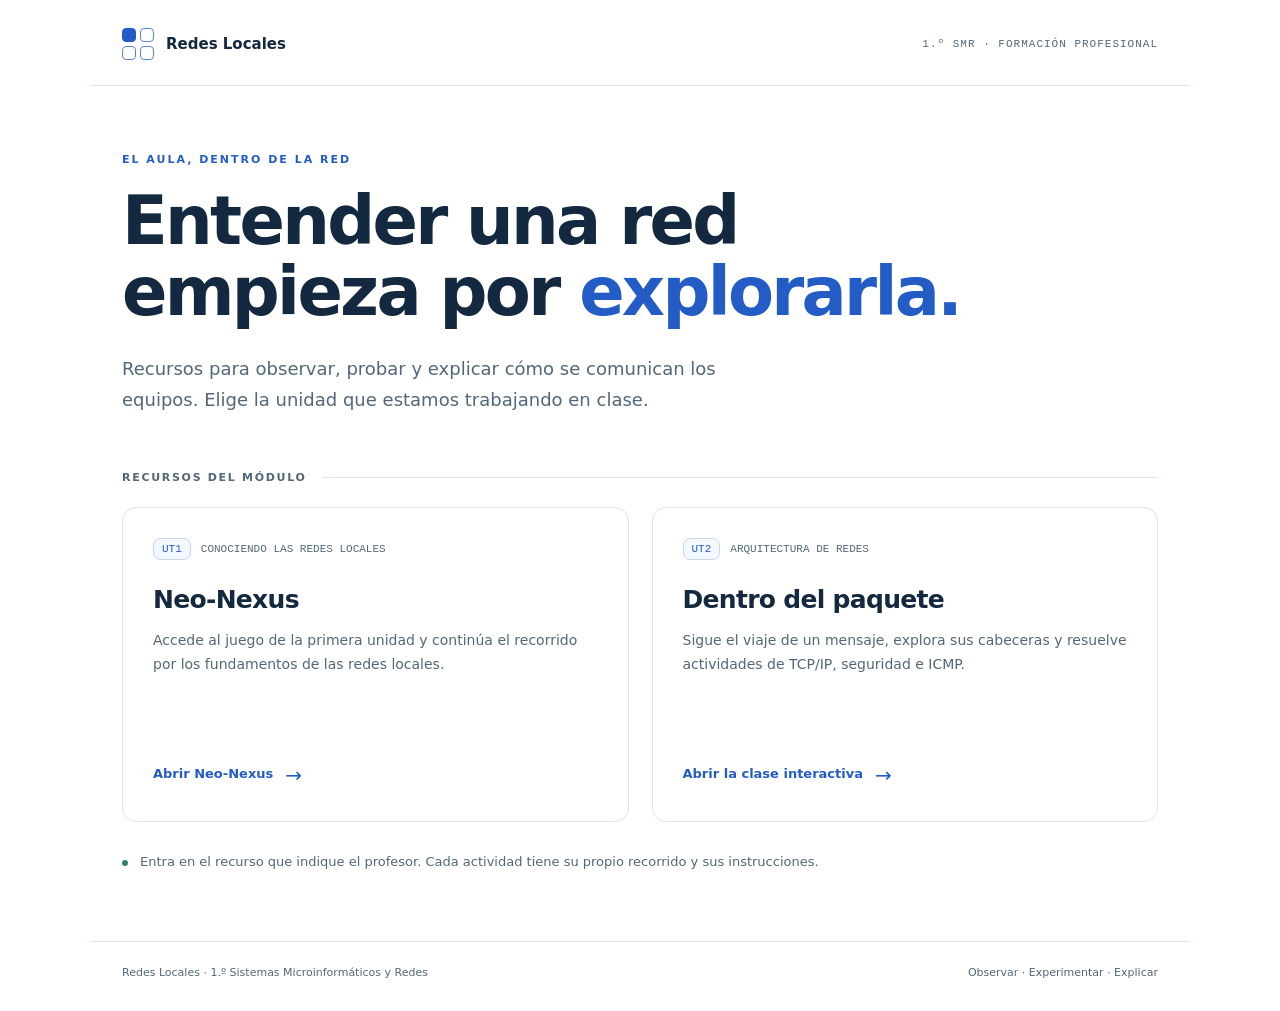
<file: index.html>
<!doctype html>
<html lang="es">
<head>
  <meta charset="utf-8">
  <meta name="viewport" content="width=device-width, initial-scale=1">
  <meta name="description" content="Recursos interactivos de Redes Locales para 1.º SMR: conocer las redes y explorar la arquitectura TCP/IP.">
  <meta name="theme-color" content="#ffffff">
  <title>Redes Locales · 1.º SMR</title>
  <link rel="canonical" href="https://alfonsodeuna.github.io/REDES_LOCALES/">
  <style>
    :root{color-scheme:light;--ink:#14293f;--muted:#526779;--blue:#245cc5;--line:#dce5ed;--paper:#f5f8fc}*{box-sizing:border-box}body{margin:0;background:#fff;color:var(--ink);font-family:Inter,ui-sans-serif,system-ui,-apple-system,"Segoe UI",sans-serif;line-height:1.6}a{color:var(--blue);text-underline-offset:4px}a:focus-visible{outline:3px solid #427ae0;outline-offset:5px}header,main,footer{max-width:1100px;margin:auto;padding-left:32px;padding-right:32px}header{padding-top:28px;padding-bottom:25px;display:flex;align-items:center;justify-content:space-between;border-bottom:1px solid var(--line);gap:18px}.brand{display:flex;align-items:center;gap:12px;font-weight:750;font-size:15px}.mark{width:32px;height:32px;display:grid;grid-template-columns:1fr 1fr;gap:4px}.mark i{border:1.5px solid #5e85cb;border-radius:4px}.mark i:first-child{background:#245cc5;border-color:#245cc5}.course{font:11px ui-monospace,Consolas,monospace;letter-spacing:1px;color:var(--muted)}main{padding-top:65px;padding-bottom:68px}.eyebrow{font-size:11px;font-weight:700;letter-spacing:2px;color:var(--blue);text-transform:uppercase;margin:0 0 17px}h1{font-size:clamp(40px,5.3vw,67px);line-height:1.07;letter-spacing:-2.7px;margin:0 0 24px;font-weight:750}h1 span{color:var(--blue)}.intro{font-size:18px;color:var(--muted);line-height:1.75;max-width:670px;margin:0}.section-title{display:flex;align-items:center;gap:15px;font-size:11px;letter-spacing:1.7px;color:var(--muted);font-weight:700;margin:53px 0 20px}.section-title::after{content:"";height:1px;flex:1;background:var(--line)}.units{display:grid;grid-template-columns:1fr 1fr;gap:23px}.unit{display:flex;flex-direction:column;align-items:flex-start;text-decoration:none;color:var(--ink);border:1px solid var(--line);border-radius:14px;padding:30px;transition:border-color .15s,background .15s;min-height:315px}.unit:hover{border-color:#8daedc;background:#f9fbff}.unit-label{font:11px ui-monospace,Consolas,monospace;color:var(--muted);display:flex;align-items:center;gap:10px}.number{border:1px solid #c8d7eb;color:var(--blue);border-radius:7px;padding:4px 8px;background:#f3f7ff}.unit h2{font-size:25px;line-height:1.22;letter-spacing:-.7px;margin:25px 0 14px}.unit p{color:var(--muted);font-size:14px;line-height:1.7;margin:0 0 28px}.unit-action{color:var(--blue);font-size:13px;font-weight:700;display:flex;gap:12px;align-items:center;margin-top:auto}.unit-action b{font-size:20px;font-weight:400}.note{display:flex;gap:12px;align-items:flex-start;font-size:13px;line-height:1.7;color:var(--muted);margin:29px 0 0}.dot{width:6px;height:6px;border-radius:50%;background:#2f7e72;margin-top:9px;flex-shrink:0}footer{border-top:1px solid var(--line);padding-top:22px;padding-bottom:30px;display:flex;justify-content:space-between;gap:20px;color:var(--muted);font-size:11px}.skip{position:absolute;top:-100px;left:20px;padding:10px;background:white}.skip:focus{top:10px}@media(max-width:700px){header,main,footer{padding-left:23px;padding-right:23px}header{padding-top:22px;padding-bottom:22px}.course{font-size:9px}main{padding-top:45px;padding-bottom:44px}h1{letter-spacing:-1.7px}.intro{font-size:16px}.units{grid-template-columns:1fr;gap:17px}.unit{min-height:260px;padding:25px}.unit h2{font-size:25px}.section-title{margin-top:38px}footer{flex-direction:column;gap:5px}}@media(prefers-reduced-motion:reduce){*{transition:none!important}}
  </style>
</head>
<body>
  <a class="skip" href="#contenido">Saltar al contenido</a>
  <header><div class="brand"><span class="mark" aria-hidden="true"><i></i><i></i><i></i><i></i></span>Redes Locales</div><span class="course">1.º SMR · FORMACIÓN PROFESIONAL</span></header>
  <main id="contenido">
    <p class="eyebrow">El aula, dentro de la red</p>
    <h1>Entender una red<br>empieza por <span>explorarla.</span></h1>
    <p class="intro">Recursos para observar, probar y explicar cómo se comunican los equipos. Elige la unidad que estamos trabajando en clase.</p>
    <div class="section-title">RECURSOS DEL MÓDULO</div>
    <div class="units">
      <a class="unit" href="./UT1ConociendoRedesLocales/neonexusgame/">
        <span class="unit-label"><span class="number">UT1</span> CONOCIENDO LAS REDES LOCALES</span>
        <h2>Neo-Nexus</h2>
        <p>Accede al juego de la primera unidad y continúa el recorrido por los fundamentos de las redes locales.</p>
        <span class="unit-action">Abrir Neo-Nexus <b aria-hidden="true">→</b></span>
      </a>
      <a class="unit" href="./UT2%20Arquitectura%20de%20redes/tcpip-interactivo/">
        <span class="unit-label"><span class="number">UT2</span> ARQUITECTURA DE REDES</span>
        <h2>Dentro del paquete</h2>
        <p>Sigue el viaje de un mensaje, explora sus cabeceras y resuelve actividades de TCP/IP, seguridad e ICMP.</p>
        <span class="unit-action">Abrir la clase interactiva <b aria-hidden="true">→</b></span>
      </a>
    </div>
    <p class="note"><span class="dot" aria-hidden="true"></span>Entra en el recurso que indique el profesor. Cada actividad tiene su propio recorrido y sus instrucciones.</p>
  </main>
  <footer><span>Redes Locales · 1.º Sistemas Microinformáticos y Redes</span><span>Observar · Experimentar · Explicar</span></footer>
</body>
</html>
</file>
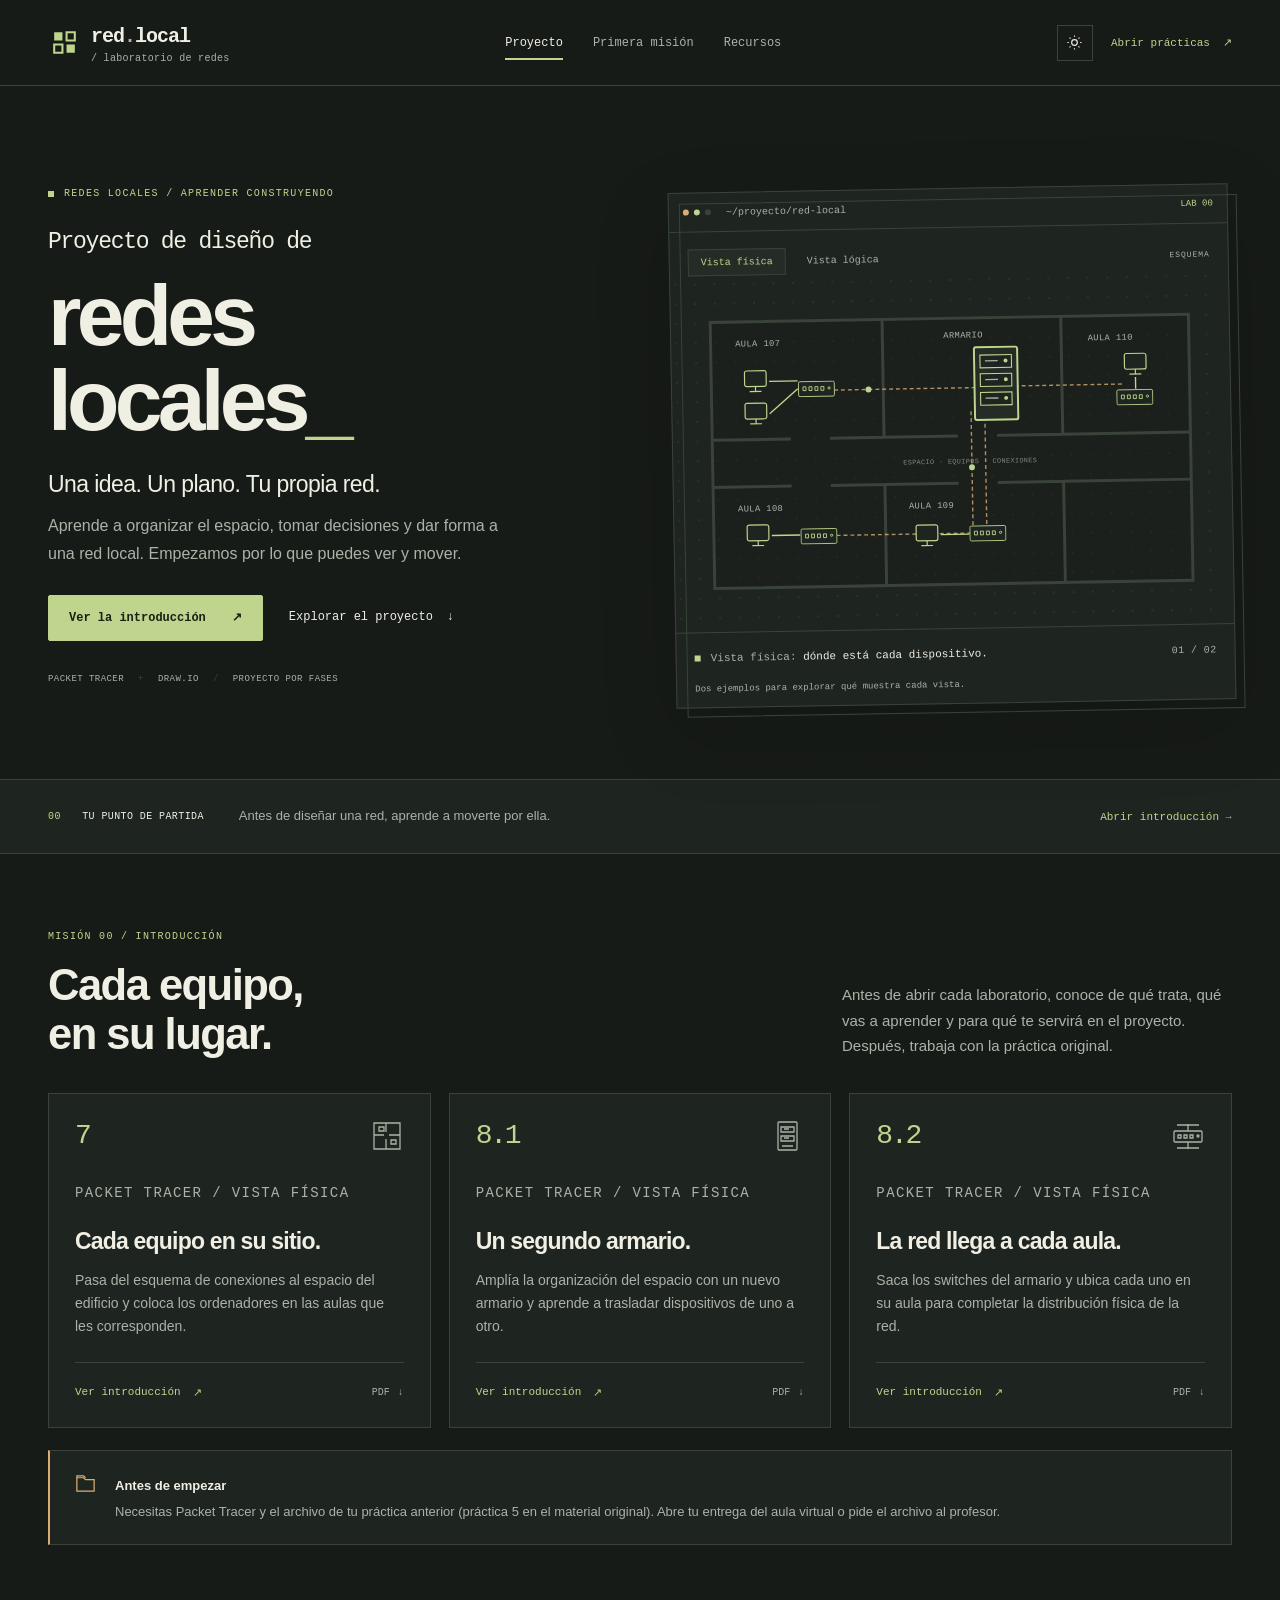
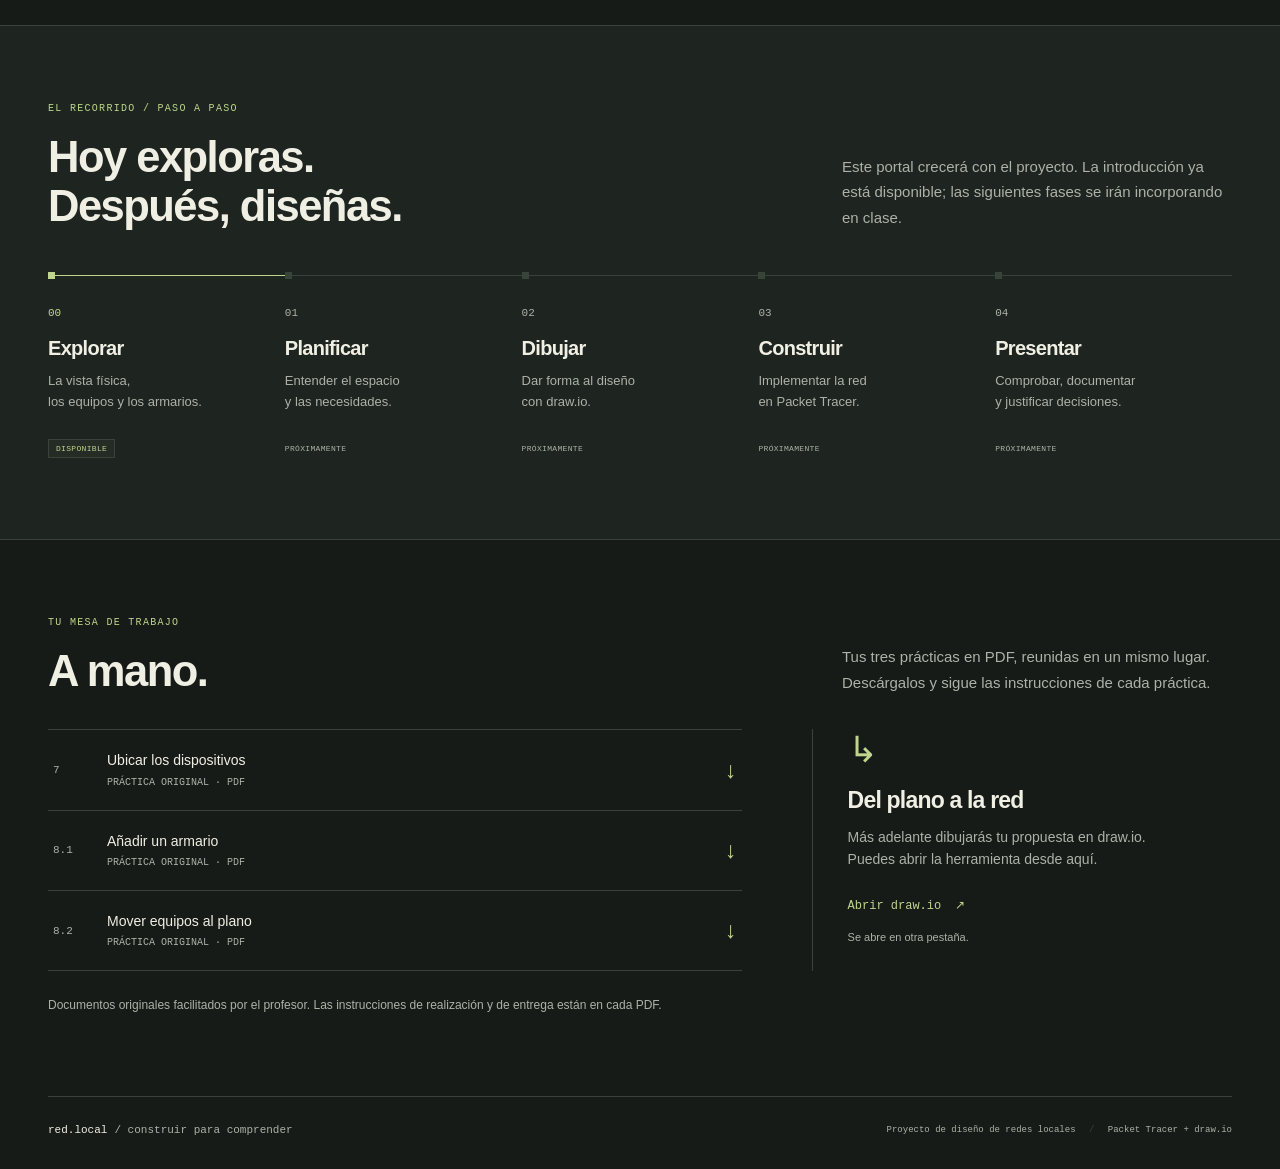
<file: PROYECTO_DISEÑO_REDES_LOCALES/index.html>
<!doctype html>
<html lang="es" data-theme="dark">
<head>
  <meta charset="utf-8">
  <meta name="viewport" content="width=device-width, initial-scale=1">
  <meta name="theme-color" content="#171b18">
  <meta name="description" content="Proyecto de diseño de redes locales. Aprende a organizar la vista física de Packet Tracer y construye, paso a paso, tu propia red.">
  <title>Proyecto de diseño de redes locales</title>
  <link rel="icon" href="assets/favicon.svg" type="image/svg+xml">
  <link rel="stylesheet" href="styles.css">
  <script src="content.js" defer></script>
  <script src="app.js" defer></script>
</head>
<body>
  <a class="skip-link" href="#contenido">Saltar al contenido</a>
  <header class="site-header">
    <a class="brand" href="#inicio" aria-label="Red local. Inicio">
      <svg class="brand-mark" viewBox="0 0 32 32" aria-hidden="true"><path d="M6 6h8v8H6zM18 18h8v8h-8z" fill="currentColor"/><path d="M18 6h8v8h-8zM6 18h8v8H6z" fill="none" stroke="currentColor" stroke-width="2"/></svg>
      <span>red<span class="muted">.</span>local<span class="brand-sub">/ laboratorio de redes</span></span>
    </a>
    <nav class="main-nav" aria-label="Navegación principal">
      <a href="#inicio" data-nav="inicio">Proyecto</a>
      <a href="#mision" data-nav="mision">Primera misión</a>
      <a href="#recursos" data-nav="recursos">Recursos</a>
    </nav>
    <div class="header-actions">
      <button class="theme-button icon-button" id="theme-toggle" title="Cambiar a tema claro" aria-label="Cambiar a tema claro"><svg viewBox="0 0 24 24" aria-hidden="true"><circle cx="12" cy="12" r="4"/><path d="M12 2v2m0 16v2M2 12h2m16 0h2M5 5l1.4 1.4m11.2 11.2L19 19M5 19l1.4-1.4M17.6 6.4L19 5"/></svg></button>
      <a class="header-cta" href="#mision">Abrir prácticas <span aria-hidden="true">↗</span></a>
    </div>
  </header>

  <main id="contenido" tabindex="-1">
    <section id="home-view">
      <div class="hero wrap">
        <div class="hero-copy">
          <p class="eyebrow"><span class="status-square"></span> REDES LOCALES / APRENDER CONSTRUYENDO</p>
          <h1><span class="title-intro">Proyecto de diseño de</span> redes<br class="desktop-break"> locales<span class="cursor" aria-hidden="true">_</span></h1>
          <p class="hero-lead">Una idea. Un plano. Tu propia red.</p>
          <p class="hero-description">Aprende a organizar el espacio, tomar decisiones y dar forma a una red local. Empezamos por lo que puedes ver y mover.</p>
          <div class="hero-actions"><a class="button primary" href="#mision">Ver la introducción <span aria-hidden="true">↗</span></a><a class="text-link" href="#recorrido">Explorar el proyecto <span aria-hidden="true">↓</span></a></div>
          <div class="hero-tools"><span>PACKET TRACER</span><i aria-hidden="true">+</i><span>DRAW.IO</span><i aria-hidden="true">/</i><span>PROYECTO POR FASES</span></div>
        </div>
        <div class="hero-visual">
          <div class="window-top"><div class="window-dots" aria-hidden="true"><i></i><i></i><i></i></div><span>~/proyecto/red-local</span><span class="window-badge">LAB 00</span></div>
          <div class="diagram-tabs" role="group" aria-label="Comparar las vistas de una red"><button class="active" data-diagram="fisica" aria-pressed="true">Vista física</button><button data-diagram="logica" aria-pressed="false">Vista lógica</button><span>ESQUEMA</span></div>
          <div class="diagram-area">
            <svg class="network-map" id="physical-diagram" viewBox="0 0 560 355" role="img" aria-labelledby="map-title map-desc">
              <title id="map-title">Un edificio con aulas y un armario de comunicaciones</title><desc id="map-desc">Esquema ilustrativo de cuatro aulas. Los equipos de cada aula se conectan con el armario de comunicaciones.</desc>
              <defs><pattern id="grid" width="20" height="20" patternUnits="userSpaceOnUse"><circle cx="1" cy="1" r=".8" class="svg-grid"/></pattern><symbol id="pc" viewBox="0 0 28 28"><rect x="3" y="3" width="22" height="16" rx="2"/><path d="M14 19v5M8 24h12"/></symbol><symbol id="switch" viewBox="0 0 50 22"><rect x="1" y="1" width="48" height="20" rx="2"/><path d="M7 8h4v5H7zm8 0h4v5h-4zm8 0h4v5h-4zm8 0h4v5h-4z"/><circle cx="42" cy="10" r="1.5"/></symbol></defs>
              <rect width="560" height="355" fill="url(#grid)"/>
              <path class="map-floor" d="M36 40H523V311H36Z"/><path class="map-wall" d="M36 160H116m40 0h55V40m0 0v120h75m40 0h67V40m0 120h130M36 208h80m40 0h55v103m0-103h75m40 0h67v103m0-103h130"/>
              <path class="cable amber" d="M140 111H313V116M454 110H345M140 259H300V132M314 257V141"/>
              <g class="map-devices"><use href="#pc" x="67" y="87" width="28" height="28"/><use href="#pc" x="67" y="120" width="28" height="28"/><use href="#switch" x="124" y="101" width="38" height="17"/><use href="#pc" x="67" y="244" width="28" height="28"/><use href="#switch" x="124" y="251" width="38" height="17"/><use href="#pc" x="239" y="247" width="28" height="28"/><use href="#switch" x="296" y="251" width="38" height="17"/><use href="#pc" x="454" y="76" width="28" height="28"/><use href="#switch" x="448" y="115" width="38" height="17"/></g>
              <path class="cable" d="M95 101h29M95 134l29-25M95 258h29M267 260h29M468 103v12"/>
              <g class="rack-illustration" transform="translate(304 70)"><rect class="rack-outline" width="44" height="74" rx="2"/><rect x="6" y="8" width="32" height="13"/><rect x="6" y="27" width="32" height="13"/><rect x="6" y="46" width="32" height="13"/><path d="M11 14h13m-13 19h13m-13 19h13"/><circle cx="32" cy="14" r="2"/><circle cx="32" cy="33" r="2"/><circle cx="32" cy="52" r="2"/></g>
              <g class="map-labels"><text x="61" y="65">AULA 107</text><text x="61" y="233">AULA 108</text><text x="235" y="233">AULA 109</text><text x="420" y="65">AULA 110</text><text x="273" y="60">ARMARIO</text><text x="230" y="188" class="corridor-label">ESPACIO · EQUIPOS · CONEXIONES</text></g>
              <circle class="signal" cx="196" cy="111" r="3"/><circle class="signal delay" cx="300" cy="192" r="3"/>
            </svg>
            <svg class="network-map" id="logical-diagram" viewBox="0 0 560 355" role="img" aria-labelledby="logic-title" hidden><title id="logic-title">Esquema lógico de conexión entre un router, un switch y cuatro equipos</title><rect width="560" height="355" fill="url(#grid)"/><path class="cable amber" d="M280 91v58M280 178v43M80 221h400M80 221v38M214 221v38M347 221v38M480 221v38"/><circle class="logic-node" cx="280" cy="65" r="27"/><path class="map-wall" d="M263 65h34m-9-7 9 7-9 7m-16-28v42m-7-33 7-9 7 9"/><use href="#switch" class="map-devices" x="245" y="149" width="70" height="31"/><g class="map-devices"><use href="#pc" x="60" y="259" width="40" height="40"/><use href="#pc" x="194" y="259" width="40" height="40"/><use href="#pc" x="327" y="259" width="40" height="40"/><use href="#pc" x="460" y="259" width="40" height="40"/></g><g class="map-labels"><text x="322" y="68">ROUTER</text><text x="327" y="168">SWITCH</text><text x="58" y="322">PC 01</text><text x="192" y="322">PC 02</text><text x="325" y="322">PC 03</text><text x="458" y="322">PC 04</text></g></svg>
          </div>
          <div class="diagram-caption"><span class="status-square"></span><p id="diagram-explanation">Vista física: <strong>dónde está cada dispositivo.</strong></p><span class="tiny">01 / 02</span></div>
          <p class="diagram-note">Dos ejemplos para explorar qué muestra cada vista.</p>
        </div>
      </div>
      <div class="project-strip"><div class="wrap"><span><span class="strip-number">00</span> TU PUNTO DE PARTIDA</span><p>Antes de diseñar una red, aprende a moverte por ella.</p><a href="#mision">Abrir introducción <span aria-hidden="true">→</span></a></div></div>

      <section class="section wrap" id="mision-section" aria-labelledby="mission-heading">
        <div class="section-heading"><div><p class="eyebrow">MISIÓN 00 / INTRODUCCIÓN</p><h2 id="mission-heading">Cada equipo,<br>en su lugar.</h2></div><p class="section-lead">Antes de abrir cada laboratorio, conoce de qué trata, qué vas a aprender y para qué te servirá en el proyecto. Después, trabaja con la práctica original.</p></div>
        <div class="practice-cards" id="practice-cards"></div>
        <aside class="start-note"><svg viewBox="0 0 24 24" aria-hidden="true"><path d="M3 6h7l2 2h9v12H3Z"/><path d="M3 6V4h7l2 2"/></svg><div><strong>Antes de empezar</strong><p>Necesitas Packet Tracer y el archivo de tu práctica anterior (práctica 5 en el material original). Abre tu entrega del aula virtual o pide el archivo al profesor.</p></div></aside>
      </section>

      <section class="journey-section" id="recorrido-section" aria-labelledby="journey-heading"><div class="wrap section"><div class="section-heading"><div><p class="eyebrow">EL RECORRIDO / PASO A PASO</p><h2 id="journey-heading">Hoy exploras.<br>Después, diseñas.</h2></div><p class="section-lead">Este portal crecerá con el proyecto. La introducción ya está disponible; las siguientes fases se irán incorporando en clase.</p></div><ol class="journey"><li class="current"><span class="journey-num">00</span><h3>Explorar</h3><p>La vista física,<br>los equipos y los armarios.</p><span class="status-tag">DISPONIBLE</span></li><li><span class="journey-num">01</span><h3>Planificar</h3><p>Entender el espacio<br>y las necesidades.</p><span class="future-tag">PRÓXIMAMENTE</span></li><li><span class="journey-num">02</span><h3>Dibujar</h3><p>Dar forma al diseño<br>con draw.io.</p><span class="future-tag">PRÓXIMAMENTE</span></li><li><span class="journey-num">03</span><h3>Construir</h3><p>Implementar la red<br>en Packet Tracer.</p><span class="future-tag">PRÓXIMAMENTE</span></li><li><span class="journey-num">04</span><h3>Presentar</h3><p>Comprobar, documentar<br>y justificar decisiones.</p><span class="future-tag">PRÓXIMAMENTE</span></li></ol></div></section>

      <section class="section wrap resources-section" id="recursos-section" aria-labelledby="resources-heading"><div class="section-heading"><div><p class="eyebrow">TU MESA DE TRABAJO</p><h2 id="resources-heading">A mano.</h2></div><p class="section-lead">Tus tres prácticas en PDF, reunidas en un mismo lugar. Descárgalos y sigue las instrucciones de cada práctica.</p></div><div class="resource-layout"><div id="resource-list" class="resource-list"></div><div class="resource-side"><span class="resource-icon" aria-hidden="true">↳</span><h3>Del plano a la red</h3><p>Más adelante dibujarás tu propuesta en draw.io. Puedes abrir la herramienta desde aquí.</p><a class="text-link" href="https://app.diagrams.net/" target="_blank" rel="noopener noreferrer">Abrir draw.io <span aria-hidden="true">↗</span></a><p class="small muted">Se abre en otra pestaña.</p></div></div><p class="source-note">Documentos originales facilitados por el profesor. Las instrucciones de realización y de entrega están en cada PDF.</p></section>
    </section>

    <section id="practice-view" class="practice-view wrap" hidden aria-label="Introducción a la práctica"><aside class="practice-sidebar" id="practice-sidebar"></aside><div class="practice-main" id="practice-main"></div></section>
    
  </main>

  <footer class="site-footer wrap"><a class="brand small" href="#inicio">red.local<span class="muted"> / construir para comprender</span></a><p>Proyecto de diseño de redes locales <span class="footer-divider">/</span> Packet Tracer + draw.io</p></footer>
  <div class="toast" id="toast" role="status" aria-live="polite"></div>
  <dialog id="image-dialog" class="image-dialog" aria-labelledby="image-dialog-title"><div class="dialog-toolbar"><p id="image-dialog-title"></p><button class="icon-button" id="close-image" aria-label="Cerrar imagen">×</button></div><div id="image-dialog-content"></div></dialog>
  <noscript><div class="noscript-note">Activa JavaScript para ver las presentaciones de las prácticas. También puedes descargar las guías: <a href="recursos/practica-7.pdf">Práctica 7</a>, <a href="recursos/practica-8-1.pdf">Práctica 8.1</a> y <a href="recursos/practica-8-2.pdf">Práctica 8.2</a>.</div></noscript>
</body>
</html>
</file>
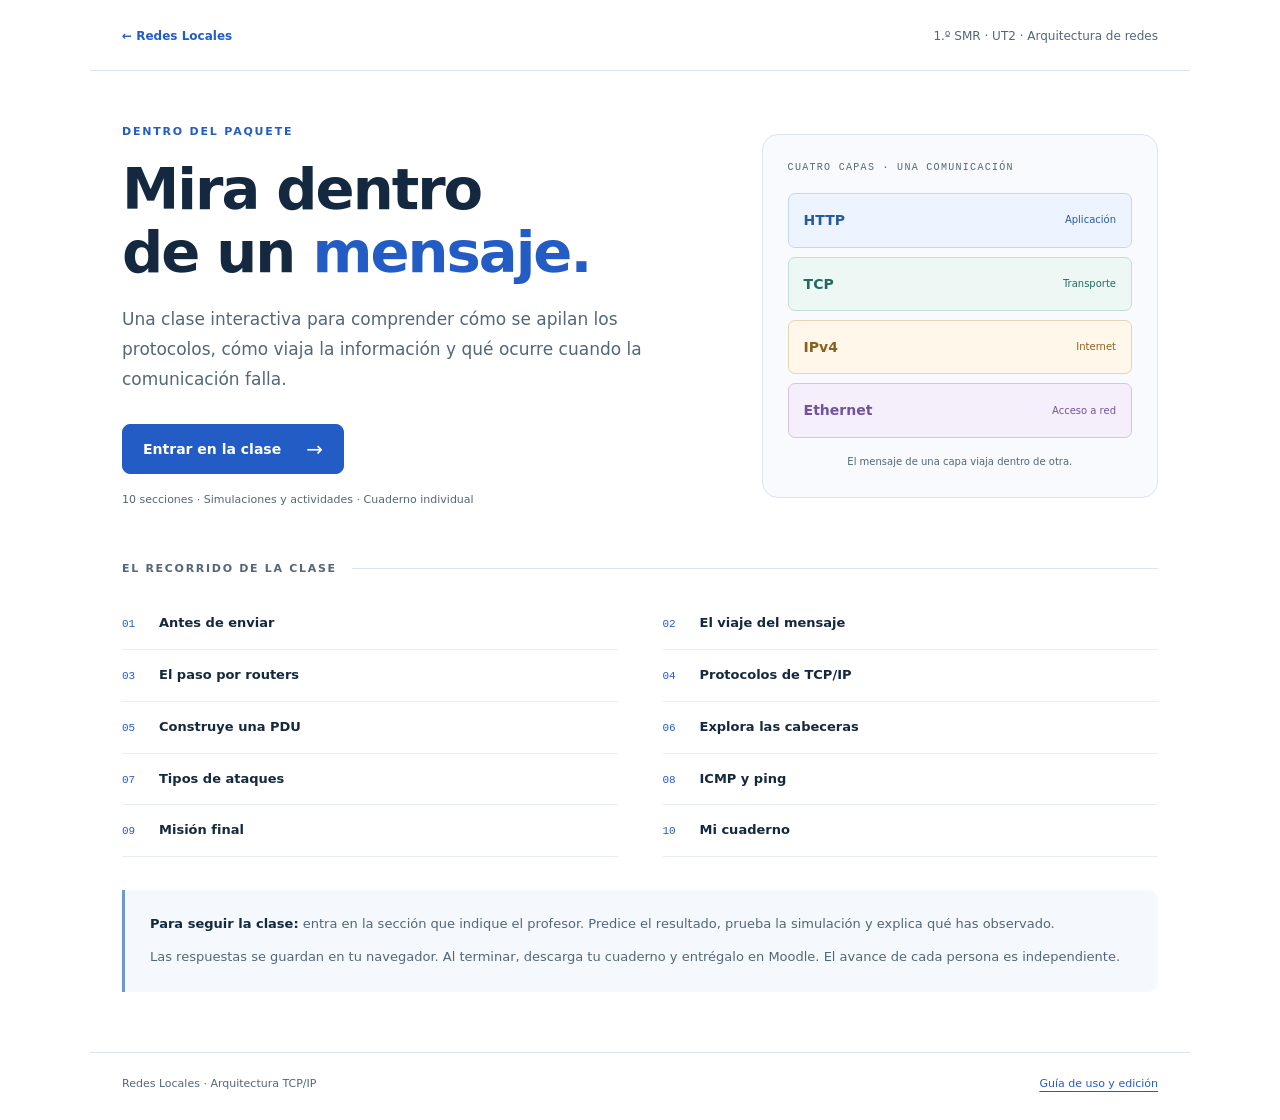
<file: UT2 Arquitectura de redes/index.html>
<!doctype html>
<html lang="es">
<head>
  <meta charset="utf-8">
  <meta name="viewport" content="width=device-width, initial-scale=1">
  <meta name="description" content="UT2 de Redes Locales: clase interactiva de arquitectura TCP/IP, encapsulación, routers, cabeceras, seguridad e ICMP.">
  <meta name="theme-color" content="#ffffff">
  <title>UT2 · Arquitectura de redes</title>
  <link rel="canonical" href="https://alfonsodeuna.github.io/REDES_LOCALES/UT2%20Arquitectura%20de%20redes/">
  <style>
    :root{color-scheme:light;--ink:#14293f;--muted:#526779;--blue:#245cc5;--line:#dce5ed}*{box-sizing:border-box}body{margin:0;background:#fff;color:var(--ink);font-family:Inter,ui-sans-serif,system-ui,-apple-system,"Segoe UI",sans-serif;line-height:1.6}a{color:var(--blue);text-underline-offset:4px}a:focus-visible{outline:3px solid #427ae0;outline-offset:5px}header,main,footer{max-width:1100px;margin:auto;padding-left:32px;padding-right:32px}header{padding-top:27px;padding-bottom:24px;border-bottom:1px solid var(--line);display:flex;justify-content:space-between;gap:20px;font-size:12px}header a{font-weight:650;text-decoration:none}header span{color:var(--muted)}main{padding-top:52px;padding-bottom:60px}.eyebrow{font-size:11px;letter-spacing:1.8px;color:var(--blue);font-weight:750;margin:0 0 17px}.hero{display:grid;grid-template-columns:1.2fr .8fr;gap:45px;align-items:center}h1{font-size:clamp(39px,4.5vw,58px);line-height:1.1;letter-spacing:-2px;margin:0 0 21px;font-weight:750}h1 span{color:var(--blue)}.lead{font-size:17px;line-height:1.75;color:var(--muted);margin:0 0 29px;max-width:560px}.button{display:inline-flex;align-items:center;gap:25px;background:var(--blue);color:white;text-decoration:none;padding:13px 20px;border:1px solid var(--blue);border-radius:8px;font-size:14px;font-weight:650}.button:hover{background:#1d4ea7}.button span{font-size:20px;font-weight:400;line-height:1}.subnote{margin:17px 0 0;font-size:11px;color:var(--muted)}.packet-preview{border:1px solid var(--line);border-radius:16px;padding:27px 25px;background:#f8fafd}.preview-title{font:10px ui-monospace,Consolas,monospace;letter-spacing:1.3px;color:#526779;margin:0 0 20px}.layer{display:flex;justify-content:space-between;gap:10px;align-items:center;padding:15px;margin-bottom:9px;border:1px solid;border-radius:7px;font-size:12px}.layer strong{font-size:14px}.layer span{font-size:10px}.app{color:#255ca0;background:#edf4ff;border-color:#c5d7ee}.transport{color:#216c61;background:#edf8f4;border-color:#c1ded6}.internet{color:#88611d;background:#fff7e9;border-color:#e6d4b2}.access{color:#72529b;background:#f4effb;border-color:#d3c6e4}.preview-caption{margin:16px 0 0;text-align:center;font-size:10px;color:var(--muted)}.section-title{display:flex;align-items:center;gap:15px;font-size:11px;letter-spacing:1.7px;color:var(--muted);font-weight:700;margin:51px 0 21px}.section-title::after{content:"";height:1px;flex:1;background:var(--line)}.contents{display:grid;grid-template-columns:1fr 1fr;gap:0 45px;list-style:none;padding:0;margin:0;counter-reset:steps}.contents li{display:flex;gap:14px;align-items:baseline;padding:15px 0;border-bottom:1px solid #e7edf3;counter-increment:steps;font-size:13px}.contents li::before{content:counter(steps,decimal-leading-zero);font:11px ui-monospace,Consolas,monospace;color:var(--blue);width:23px;flex-shrink:0}.contents strong{font-weight:650}.teacher-note{padding:23px 25px;margin-top:33px;border-left:3px solid #7296ce;background:#f5f8fc;border-radius:0 10px 10px 0;font-size:13px;color:var(--muted);line-height:1.75}.teacher-note strong{color:var(--ink)}.teacher-note p{margin:0 0 10px}.teacher-note p:last-child{margin-bottom:0}footer{padding-top:22px;padding-bottom:28px;border-top:1px solid var(--line);display:flex;justify-content:space-between;gap:20px;font-size:11px;color:var(--muted)}.skip{position:absolute;top:-100px;left:20px;padding:10px;background:white}.skip:focus{top:10px}@media(max-width:760px){header,main,footer{padding-left:23px;padding-right:23px}header{font-size:10px}main{padding-top:37px}.hero{grid-template-columns:1fr;gap:30px}h1{letter-spacing:-1.5px}.lead{font-size:16px}.packet-preview{max-width:470px}.contents{gap:0 22px}.contents li{font-size:12px}.contents li::before{width:17px}.teacher-note{padding:20px}.section-title{margin-top:38px}footer{flex-direction:column;gap:6px}}@media(max-width:450px){.contents{grid-template-columns:1fr}.button{gap:20px}header span{max-width:145px;text-align:right}.layer{padding:13px}}
  </style>
</head>
<body>
  <a class="skip" href="#contenido">Saltar al contenido</a>
  <header><a href="../">← Redes Locales</a><span>1.º SMR · UT2 · Arquitectura de redes</span></header>
  <main id="contenido">
    <section class="hero" aria-labelledby="titulo">
      <div><p class="eyebrow">DENTRO DEL PAQUETE</p><h1 id="titulo">Mira dentro<br>de un <span>mensaje.</span></h1><p class="lead">Una clase interactiva para comprender cómo se apilan los protocolos, cómo viaja la información y qué ocurre cuando la comunicación falla.</p><a class="button" href="./tcpip-interactivo/">Entrar en la clase <span aria-hidden="true">→</span></a><p class="subnote">10 secciones · Simulaciones y actividades · Cuaderno individual</p></div>
      <div class="packet-preview" role="img" aria-label="Pila de ejemplo: HTTP sobre TCP, IPv4 y Ethernet"><p class="preview-title">CUATRO CAPAS · UNA COMUNICACIÓN</p><div class="layer app"><strong>HTTP</strong><span>Aplicación</span></div><div class="layer transport"><strong>TCP</strong><span>Transporte</span></div><div class="layer internet"><strong>IPv4</strong><span>Internet</span></div><div class="layer access"><strong>Ethernet</strong><span>Acceso a red</span></div><p class="preview-caption">El mensaje de una capa viaja dentro de otra.</p></div>
    </section>
    <div class="section-title">EL RECORRIDO DE LA CLASE</div>
    <ol class="contents"><li><strong>Antes de enviar</strong></li><li><strong>El viaje del mensaje</strong></li><li><strong>El paso por routers</strong></li><li><strong>Protocolos de TCP/IP</strong></li><li><strong>Construye una PDU</strong></li><li><strong>Explora las cabeceras</strong></li><li><strong>Tipos de ataques</strong></li><li><strong>ICMP y ping</strong></li><li><strong>Misión final</strong></li><li><strong>Mi cuaderno</strong></li></ol>
    <aside class="teacher-note"><p><strong>Para seguir la clase:</strong> entra en la sección que indique el profesor. Predice el resultado, prueba la simulación y explica qué has observado.</p><p>Las respuestas se guardan en tu navegador. Al terminar, descarga tu cuaderno y entrégalo en Moodle. El avance de cada persona es independiente.</p></aside>
  </main>
  <footer><span>Redes Locales · Arquitectura TCP/IP</span><a href="./tcpip-interactivo/README.md">Guía de uso y edición</a></footer>
</body>
</html>
</file>
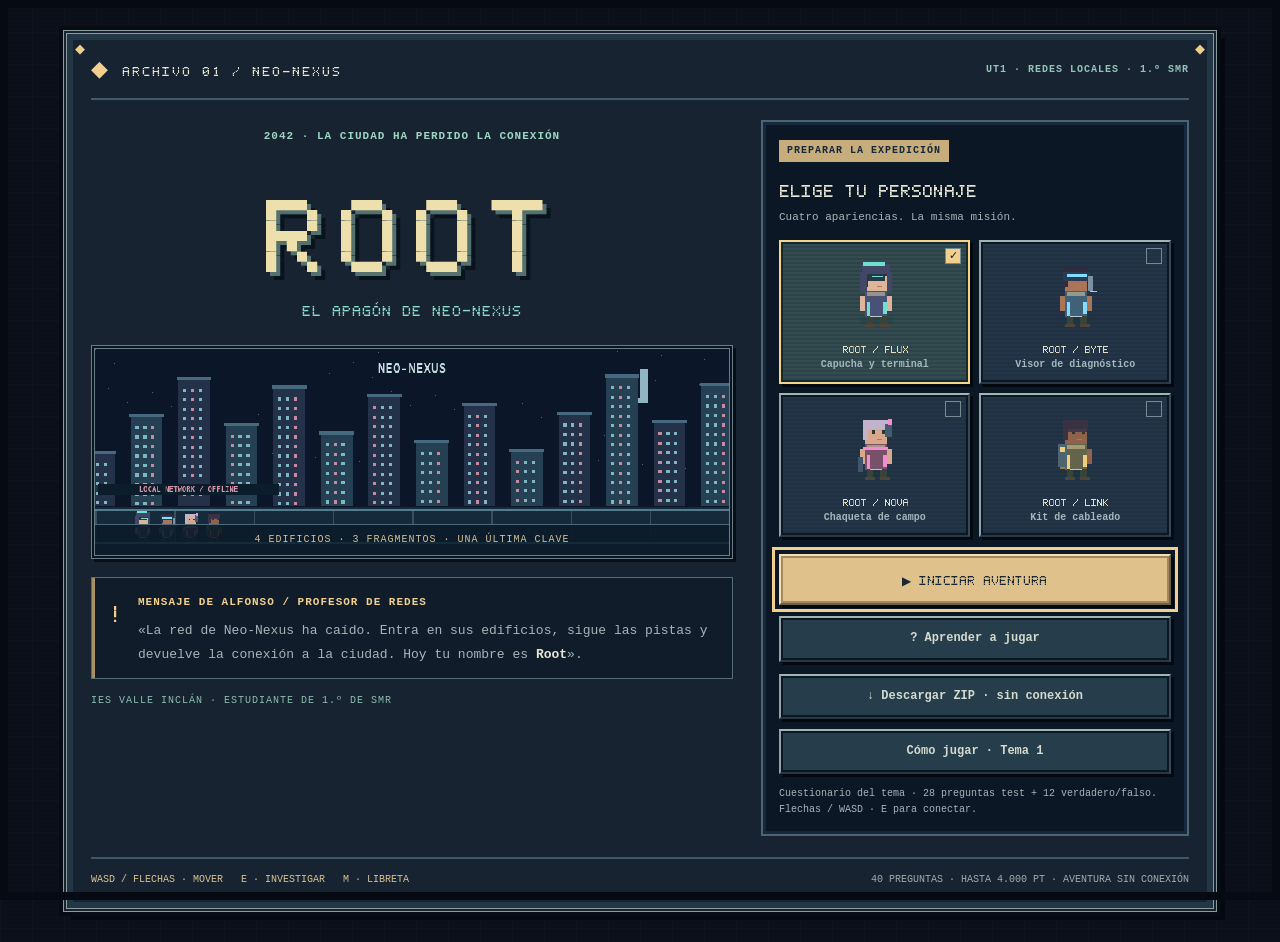
<file: UT1ConociendoRedesLocales/neonexusgame/index.html>
<!doctype html><html lang="es"><head><meta charset="utf-8"><meta name="viewport" content="width=device-width,initial-scale=1"><meta name="theme-color" content="#0b101d"><title>UT1 Redes · Neo-Nexus</title><style>/* All artwork, textures and the original pixel font are embedded offline. */
@font-face{font-family:'Nexus Pixel';src:url([data-uri]) format('truetype');font-style:normal;font-weight:400;font-display:swap}
:root{color-scheme:dark;--bg:#0c101b;--panel:#1b2637;--line:#627780;--ink:#e6e4d2;--muted:#a5b5b7;--gold:#f2cf8d;--mint:#84dcc2;--pixel:'Nexus Pixel',Consolas,monospace;--text:Consolas,'Cascadia Mono','Courier New',monospace}
*{box-sizing:border-box}[hidden]{display:none!important}body{margin:0;background-color:var(--bg);background-image:linear-gradient(90deg,#758e8e07 1px,transparent 1px),linear-gradient(#758e8e07 1px,transparent 1px),repeating-linear-gradient(0deg,#0000000a 0 2px,transparent 2px 4px);background-size:32px 32px,32px 32px,4px 4px;color:var(--ink);font:15px/1.6 var(--text);min-height:100dvh}body:before{content:'';position:fixed;inset:0;pointer-events:none;border:8px solid #060a12;z-index:50}button,select,input{font:inherit;color:inherit}button{cursor:pointer}button:disabled{cursor:default;opacity:.6}button:focus-visible,select:focus-visible,input:focus-visible,summary:focus-visible,a:focus-visible{outline:3px solid var(--gold);outline-offset:4px}h1,h2,h3,p{margin-top:0}h2{font-family:var(--pixel);font-size:21px;line-height:1.8;font-weight:400;text-transform:uppercase;letter-spacing:0}p{color:var(--muted)}strong{color:var(--ink)}a{color:#97ddcf}summary{cursor:pointer}canvas{image-rendering:pixelated}.eyebrow,.tagline,.clue-label{color:var(--gold);font-size:11px;font-weight:bold;line-height:1.6;letter-spacing:1px;text-transform:uppercase}.small,.muted{color:var(--muted)}.small{font-size:12px}.primary,.secondary,.answer,.character,.dpad button{border:2px solid #6d858e;border-top-color:#a1b4b6;border-left-color:#8ea4a9;border-bottom-color:#293746;border-right-color:#354b59;border-radius:0;box-shadow:inset 0 0 0 2px #0d1723,3px 3px 0 #04080f;background:#263d4b;font-weight:bold;transition:none}.primary,.secondary{padding:11px 16px}.primary{color:#192735;background:#dfc18b;border-color:#f5dfb6 #6c604b #6c604b #f5dfb6;box-shadow:inset 0 0 0 2px #a3885d,3px 3px 0 #04080f}.secondary{font-size:12px;color:#d4dace}.primary:hover:not(:disabled){background:#f8dba4}.secondary:hover:not(:disabled),.dpad button:hover{background:#3a5661;color:#fff1c6}button:active:not(:disabled){translate:1px 1px;box-shadow:inset 0 0 0 2px #0d1723,1px 1px 0 #04080f}
.cover{max-width:1210px;min-height:100dvh;margin:auto;padding:30px 28px;display:flex;align-items:center}.cover-frame{width:100%;background:#172331;border:4px double #8c9b99;box-shadow:0 0 0 4px #060c16,8px 8px 0 #02060ba8,inset 0 0 0 6px #223746;padding:20px 24px;position:relative}.cover-frame:before,.cover-frame:after{content:'◆';position:absolute;top:6px;color:#edce8b;font-size:13px}.cover-frame:before{left:8px}.cover-frame:after{right:8px}.cover-nav{display:flex;align-items:center;justify-content:space-between;gap:12px;border-bottom:2px solid #415968;padding:2px 0 15px;margin-bottom:20px}.cover-nav .brand{font-size:13px;letter-spacing:2px}.cover-nav .eyebrow{font-size:10px;color:#94c4ba}.brand{display:flex;align-items:center;gap:12px;font-family:var(--pixel);font-size:18px;letter-spacing:1px;line-height:1.8}.brand .star{color:var(--gold);font:22px var(--text)}.cover-layout{display:grid;grid-template-columns:minmax(0,1.35fr) minmax(285px,.9fr);gap:28px;align-items:start}.title-scene{text-align:center;padding-top:8px}.title-scene>.eyebrow{color:#9ed6c4;font-size:11px}.cover h1{font:400 clamp(76px,8vw,116px)/1.2 var(--pixel);letter-spacing:9px;color:#eee0ad;margin:14px 0 3px;text-shadow:4px 4px 0 #54716f,8px 8px 0 #09131e}.cover-subtitle{font:14px/1.8 var(--pixel);color:#8bdbca;letter-spacing:1px;text-transform:uppercase;margin:15px 0 22px}.cover-art{position:relative;border:4px double #687f86;box-shadow:3px 3px 0 #080e18;background:#0b1220;overflow:hidden;margin:0}.cover-art canvas{display:block;width:100%;height:auto}.art-caption{position:absolute;left:0;right:0;bottom:0;padding:7px 9px;border-top:1px solid #4e6779;background:#0d1b29e8;color:#d2bf96;font-size:10px;letter-spacing:1px;text-align:center}.mission-letter{position:relative;text-align:left;margin-top:18px;padding:16px 16px 12px 46px;border:1px solid #576d75;background:#101c2a;box-shadow:inset 3px 0 #a99062}.mission-letter:before{content:'!';font:22px var(--pixel);color:var(--gold);position:absolute;left:17px;top:20px}.mission-letter p{font-size:13px;line-height:1.8;margin:8px 0 0}.school-tag{font-size:10px;color:#8bbeb1;letter-spacing:1px;margin:14px 0 0;text-align:left}.selection-block{padding:16px;background:#0c1726;border:2px solid #4e6475;box-shadow:inset 0 0 0 3px #16283b}.selection-block>.eyebrow{display:inline-block;padding:3px 8px;background:#c6ad7b;color:#162739;font-size:10px;margin-bottom:12px}.selection-block h2{font-size:17px;margin:0 0 4px}.selection-block>p{font-size:11px;margin-bottom:10px}.character-grid{display:grid;grid-template-columns:1fr 1fr;gap:9px;margin:14px 0}.character{position:relative;text-align:center;padding:12px 6px 9px;background:repeating-linear-gradient(0deg,#233547 0 2px,#203143 2px 4px);min-width:0}.character:hover{border-color:#bdc6ad}.character[aria-pressed=true]{border-color:#f5d58c;background:repeating-linear-gradient(0deg,#344b50 0 2px,#2c4449 2px 4px);box-shadow:inset 0 0 0 2px #152932,3px 3px 0 #04080f}.character canvas{width:80px;height:80px;display:block;margin:0 auto 5px}.character strong{font:10px/1.8 var(--pixel);display:block;color:#e2debf;text-transform:uppercase}.character span{display:block;font-size:10px;color:#a2b8bc}.select-dot{position:absolute;top:6px;right:7px;border:1px solid #738b93;width:16px;height:16px;font:11px/14px var(--text)!important;text-align:center}.character[aria-pressed=true] .select-dot{background:#f2cf8d;color:#152331}.start-row{display:flex;flex-direction:column;gap:10px;margin-top:17px}.start-row .primary{font:12px/1.6 var(--pixel);text-transform:uppercase;padding:14px 8px}.start-row .secondary{font-size:12px}.cover-foot{display:flex;justify-content:space-between;gap:10px;flex-wrap:wrap;border-top:2px solid #405865;margin-top:21px;padding-top:13px;font-size:10px;color:#9dafac}.cover-foot span:first-child{color:#d9c391}#saveNote{font-size:10px;margin:12px 0 0}
.shell{max-width:1530px;margin:auto;padding:24px 28px}.topbar{display:flex;justify-content:space-between;align-items:center;gap:18px;background:#192d3d;border:3px double #6e8790;box-shadow:3px 3px 0 #030810;margin-bottom:14px;padding:10px 15px}.title-line{font:10px/1.6 var(--text);color:#a1b6b3;letter-spacing:1px}.top-actions{display:flex;align-items:center;gap:10px}.district-index{font-size:10px;color:var(--mint);padding-right:8px;letter-spacing:1px}.layout{display:grid;grid-template-columns:minmax(0,1fr) 290px;gap:16px;align-items:start}.world-wrap{position:relative;border:5px ridge #6d838e;box-shadow:0 0 0 2px #09111c,5px 5px 0 #03080f;background:#152636;overflow:hidden}#world{display:block;width:100%;height:auto;touch-action:none}.world-hud{position:absolute;left:9px;right:9px;top:8px;display:flex;justify-content:space-between;gap:8px;pointer-events:none}.chip{font-size:10px;font-weight:bold;letter-spacing:.4px;padding:5px 8px;background:#0b1726ef;border:1px solid #8bada6;box-shadow:2px 2px 0 #071119;color:#dfe4cf}.hint{position:absolute;left:50%;bottom:12px;transform:translateX(-50%);max-width:94%;width:max-content;background:#0c1b2cf2;border:2px solid #b4b590;padding:7px 13px;font-size:12px;text-align:center;pointer-events:none;box-shadow:3px 3px 0 #060f1b;color:#ede5c7}.district-toast{position:absolute;inset:40% 0 auto;text-align:center;pointer-events:none;opacity:0}.district-toast.show{opacity:1}.district-toast span{display:inline-block;max-width:90%;background:#0d1c2ef2;border:3px double #d9c294;padding:13px 22px;font:16px/1.8 var(--pixel);text-transform:uppercase;box-shadow:4px 4px 0 #040a12}.controls{display:flex;align-items:center;justify-content:space-between;gap:12px;margin-top:12px;padding:11px;background:#162737;border:2px solid #445b6c;font-size:10px;color:var(--muted)}.dpad{display:grid;grid-template-columns:repeat(3,32px);gap:3px}.dpad button{height:29px;touch-action:none;padding:0;color:#d6dfcd}.dpad button:first-child{grid-column:2}.dpad button:nth-child(2){grid-column:1}.keys{flex:1;text-align:center;line-height:2}kbd{font:10px var(--text);color:#e3d6ad;border:1px solid #6a7e85;border-bottom:3px solid #314557;padding:2px 4px;background:#213a4b}.controls>.primary{font-size:12px;padding:12px}
.sidebar{background:#192939;border:3px double #7b8e92;box-shadow:4px 4px 0 #040911;display:grid;gap:0}.panel{padding:17px 15px;border-bottom:3px double #4f6575;background:repeating-linear-gradient(0deg,transparent 0 3px,#00000008 3px 4px)}.panel:last-child{border-bottom:0}.panel>.eyebrow{border-bottom:1px solid #496171;padding-bottom:8px;font:10px/1.9 var(--pixel);text-transform:uppercase;letter-spacing:0;color:#d8bf8c}.panel h2{font-size:14px;line-height:1.8;margin:11px 0;color:#d4e1d4}.clue-label{font-size:10px;letter-spacing:.6px;margin-bottom:7px;color:#8bcabc}.clue-text{font-size:12px;line-height:1.65;margin:0}.fragments{display:flex;gap:8px;margin:16px 0 9px}.fragment{flex:1;min-width:0;position:relative;padding:12px 2px;border:2px solid #566f7b;background:#0b1726;box-shadow:inset 0 0 0 3px #152b3c;text-align:center;font:13px var(--text);color:#6b848e}.fragment.found{background:#25413e;border-color:#b5c796;color:#c9e2ad}.stats{display:flex;justify-content:space-between;align-items:center;gap:8px;font-size:10px;color:var(--muted)}.stats strong{font:26px/1.7 var(--pixel);color:var(--gold)}.progress{height:10px;background:#0b1522;border:2px solid #4e6978;margin:11px 0}.progress span{display:block;height:100%;width:0;background:repeating-linear-gradient(90deg,#87cbaa 0 7px,#395f58 7px 9px)}.mini-map{display:grid;gap:4px;margin:13px 0;grid-template-columns:1fr}.map-cell{display:grid;grid-template-columns:28px 1fr;align-items:center;text-align:left;column-gap:6px;padding:7px;background:#102133;border:1px solid #364f62;font-size:11px;line-height:1.4;color:#acbcb8}.map-cell span{grid-row:span 2;font:13px/1.8 var(--pixel);color:#e0c58d}.map-cell small{font-size:9px;display:block;margin-top:3px;color:#91b8b0}.map-cell.active{background:#304843;border-color:#d4c58b;color:#f0e3b9}.map-cell.locked{color:#738690;background:#112031}.map-cell.locked span,.map-cell.locked small{color:#728190}.legend{font-size:10px;line-height:1.8;color:#94aaa9}.bottom-buttons{display:flex;gap:8px;margin-top:12px}.bottom-buttons button{flex:1;padding:8px 5px;font-size:11px}.status{font-size:9px;color:#8db8a9;margin:10px 0 0;min-height:15px}
.overlay{position:fixed;inset:0;z-index:60;display:grid;place-items:center;padding:22px;background:repeating-linear-gradient(0deg,#040911cc 0 2px,#040911d9 2px 4px)}.modal{position:relative;width:min(740px,100%);max-height:91dvh;overflow-y:auto;background:#142637;border:5px double #a0b4b0;padding:25px 28px;box-shadow:0 0 0 4px #050c17,9px 9px 0 #01050acc;scrollbar-color:#718b8f #0e1c2b}.modal:before{content:'ROOT / TERMINAL LOCAL';display:block;border-bottom:1px solid #526d78;padding-bottom:9px;margin-bottom:15px;color:#86bba9;font:10px var(--text);letter-spacing:2px}.dialog-top{display:flex;align-items:center;justify-content:space-between;gap:10px;margin-bottom:16px}.dialog-top>.eyebrow{font-size:11px}.dialog-top button{padding:5px 10px}.modal h2{font-size:19px;line-height:1.7;margin-bottom:13px}.speaker{display:flex;gap:18px;align-items:center;margin-bottom:17px}.speaker canvas{width:82px;height:82px;background:#284150;border:3px double #aab5a7;box-shadow:3px 3px 0 #07111c;flex:none}.speaker h2{font-size:16px;margin:0 0 8px}.speaker .eyebrow{font-size:10px}.dialog-text{font-size:15px;line-height:1.8;color:#d9e0cf}.question-title{font:700 20px/1.5 var(--text);color:#f1e3c3;margin:20px 0 17px;padding-left:13px;border-left:4px solid #b8d3b0}.answers{display:grid;grid-auto-rows:1fr;gap:10px;margin:0 0 18px}.answer{position:relative;background:#203a4b;text-align:left;font-size:15px;line-height:1.55;padding:14px 17px 14px 28px;font-weight:400;min-height:58px}.answer:before{content:'›';position:absolute;left:11px;top:14px;color:#85a6ac}.answer:hover:not(:disabled),.answer:focus-visible{border-color:#e5cd8e;background:#344b4d}.answer:hover:not(:disabled):before{color:#f5d593}.answer.correct{background:#285345;border-color:#92d4a1;opacity:1}.answer.wrong{background:#593642;border-color:#d89d99;opacity:1}.feedback,.clue-box{border:1px solid #668279;border-left:4px solid #d7c189;background:#102532;padding:12px 15px;font-size:13px;line-height:1.8;color:#d2ddc9;margin:15px 0}.modal-footer{display:flex;justify-content:space-between;align-items:center;gap:12px;flex-wrap:wrap;margin-top:22px;padding-top:16px;border-top:1px solid #425d6d}.score{font:44px/1.7 var(--pixel);color:var(--gold)}.score small{font:15px var(--text);color:#91aeaa}.review{max-height:240px;overflow:auto;padding-left:22px;font-size:13px;line-height:1.7}.review li{padding:9px 0;color:#a9bfbc}.journal-entry{padding:14px 0;border-bottom:1px dashed #53727b;font-size:13px}.journal-entry strong,.journal-entry code{color:var(--gold)}.report-row{display:flex;justify-content:space-between;gap:12px;padding:10px 0;border-bottom:1px solid #3e5a6b;font-size:13px}.victory{color:var(--mint)}.terminal-box{font:13px/1.9 var(--text);color:#a2dac0;border:2px inset #4d7279;background:#091925;padding:15px;margin:16px 0;overflow-wrap:anywhere;box-shadow:inset 0 0 0 3px #081421}.net-grid{display:grid;grid-template-columns:repeat(3,1fr);gap:10px;margin:18px 0}.net-node{padding:14px 7px;border:2px solid #486776;background:#162e40;text-align:center;font-size:12px}.net-node span{font-size:23px;display:block;color:var(--gold)}.task-form{display:grid;gap:14px}.task-form label{display:grid;gap:6px;font-size:13px;color:#b3c8c1}select,input{width:100%;max-width:100%;padding:11px;background:#0d2131;border:2px inset #657f89;border-radius:0;font:14px var(--text);color:#e0dfc5}input{font-size:17px;letter-spacing:1px}.error{min-height:21px;font-size:12px;color:#ecb1a7;margin:12px 0}.sequence{display:flex;flex-wrap:wrap;gap:10px}.sequence button{flex:1;font:13px/1.8 var(--text)}.sequence button span{display:block;font-size:10px;color:var(--muted)}.demo-canvas{display:block;width:100%;height:auto;border:3px double #728e92;margin:16px 0;background:#0b1828}.demo-steps{display:flex;gap:6px;margin:16px 0}.demo-steps span{height:8px;flex:1;border:1px solid #4e6c78;background:#0c1b2c}.demo-steps span.active{background:#8bc4aa}.source-list{font-size:12px;line-height:1.8}.shield{border:1px solid #718980;padding:4px 8px;font-size:11px;color:#aed0b4}#alertBar{position:absolute;right:12px;bottom:55px;width:80px;height:8px;border:1px solid #a57982;background:#192b3b}#alertFill{display:block;width:0;height:100%;background:#e7989e}
.office-network{display:grid;grid-template-columns:repeat(3,1fr);gap:8px;margin:18px 0}.office-network>div{border:2px solid #4b6c77;padding:12px 7px;text-align:center;font-size:11px;line-height:1.8;background:#193342}.office-network strong{display:block;color:#a9dacf;font-size:11px}.office-task{padding:14px;border:1px solid #496776;background:#112b3a;box-shadow:inset 3px 0 #516e70}.office-task label{font-size:13px;line-height:1.5;margin-bottom:9px}.office-task label strong{color:var(--ink);font-size:14px}.office-feedback{font-size:12px;margin:6px 0 0}.office-feedback:empty{display:none}.office-help{margin:16px 0;font-size:13px;line-height:1.6}.office-help summary{color:var(--gold)}[data-state=ok]{color:#95e5b8!important}[data-state=review]{color:#f1b9a5!important}select[aria-invalid=true]{border-color:#dfa086}
@media(max-width:1100px){.shell{padding:18px}.layout{grid-template-columns:1fr}.sidebar{grid-template-columns:1fr 1fr 1fr}.panel{border-bottom:0;border-right:1px solid #4f6575;padding:14px}.panel:last-child{border-right:0}.panel h2{font-size:12px}.district-index{display:none}.mini-map{grid-template-columns:1fr}.cover{padding:22px}.cover-layout{gap:19px}.cover-frame{padding:18px}.character canvas{width:70px;height:70px}}
@media(max-width:760px){.cover-layout{grid-template-columns:1fr}.cover{padding:17px;min-height:auto}.cover-frame{padding:16px}.cover-nav{margin-bottom:12px}.cover-nav .eyebrow{display:none}.cover h1{font-size:90px}.cover-subtitle{font-size:12px}.title-scene{padding:0}.cover-art{max-width:620px;margin:auto}.selection-block{margin-top:8px}.character-grid{grid-template-columns:repeat(4,minmax(0,1fr))}.character canvas{width:64px;height:64px}.character strong{font-size:9px}.character span{font-size:9px}.start-row{flex-direction:row}.start-row button{flex:1}.sidebar{grid-template-columns:1fr 1fr}.sidebar .panel:first-child{grid-column:1/-1;border-bottom:2px solid #4b6473;border-right:0}.panel h2{font-size:14px}.topbar{padding:8px 10px}.brand{font-size:15px}.top-actions{gap:7px}.top-actions button{padding:8px;font-size:11px}.title-line{font-size:9px}.modal{padding:18px}.modal h2{font-size:16px}.district-toast span{font-size:12px}.world-hud{left:5px;right:5px;top:5px}.chip{font-size:9px;padding:4px 6px}.hint{font-size:11px;padding:5px 8px}.keys{display:none}.controls .primary{padding:12px 17px}.speaker h2{font-size:14px}}
@media(max-width:480px){body:before{border-width:4px}.shell{padding:10px}.cover{padding:10px}.cover-frame{padding:14px}.cover h1{font-size:76px;letter-spacing:5px}.cover-subtitle{font-size:10px}.cover-nav .brand{font-size:10px}.character-grid{grid-template-columns:1fr 1fr}.character canvas{width:76px;height:76px}.character strong{font-size:10px}.character span{font-size:11px}.start-row{flex-direction:column}.sidebar{grid-template-columns:1fr}.panel{border-right:0;border-bottom:2px solid #4b6473}.topbar .brand{font-size:12px}.title-line{font-size:8px;max-width:190px}.top-actions{flex-wrap:wrap;justify-content:flex-end}.top-actions button{padding:7px}.world-wrap{border-width:3px}#heroLabel{display:none}.hint{max-width:95%;font-size:9px;bottom:6px;padding:4px 6px}.overlay{padding:12px}.modal{padding:16px 13px}.modal h2{font-size:15px}.question-title{font-size:18px}.answer{font-size:14px;padding:12px 12px 12px 26px}.dialog-text{font-size:14px}.dialog-top .eyebrow{font-size:10px}.speaker{gap:12px}.speaker canvas{width:65px;height:65px}.speaker h2{font-size:12px}.score{font-size:32px}.office-network{grid-template-columns:1fr}.office-network>div{padding:7px}.office-task{padding:10px}.net-grid{gap:5px}.net-node{font-size:10px}}
@media(prefers-reduced-motion:reduce){*{scroll-behavior:auto!important}}
.distribution-links{display:grid;gap:10px;margin-top:12px}.distribution-links a,.download-game{display:block;text-decoration:none;text-align:center}.distribution-links a:focus-visible,.download-game:focus-visible{outline:3px solid var(--gold);outline-offset:4px}@media(max-width:480px){.download-game{padding:7px;font-size:11px}}</style></head><body>
<section id="cover" class="cover" aria-label="Portada de la aventura Neo-Nexus">
 <div class="cover-frame">
  <nav class="cover-nav"><div class="brand"><span class="star" aria-hidden="true">◆</span> ARCHIVO 01 / NEO-NEXUS</div><span class="eyebrow">UT1 · Redes Locales · 1.º SMR</span></nav>
  <div class="cover-layout">
   <div class="title-scene">
    <div class="eyebrow">2042 · La ciudad ha perdido la conexión</div>
    <h1>ROOT</h1><div class="cover-subtitle">El apagón de Neo-Nexus</div>
    <div class="cover-art"><canvas id="coverArt" width="800" height="260" aria-label="Ciudad futurista de Neo-Nexus en pixel art"></canvas><span class="art-caption">4 EDIFICIOS · 3 FRAGMENTOS · UNA ÚLTIMA CLAVE</span></div>
    <div class="mission-letter"><div class="eyebrow">Mensaje de Alfonso / Profesor de Redes</div><p>«La red de Neo-Nexus ha caído. Entra en sus edificios, sigue las pistas y devuelve la conexión a la ciudad. Hoy tu nombre es <strong>Root</strong>».</p></div>
    <div class="school-tag">IES VALLE INCLÁN · ESTUDIANTE DE 1.º DE SMR</div>
   </div>
   <div class="selection-block">
    <div class="eyebrow">Preparar la expedición</div><h2>Elige tu personaje</h2><p>Cuatro apariencias. La misma misión.</p>
    <div id="characters" class="character-grid"></div>
    <div class="start-row"><button id="begin" class="primary">▶ Iniciar aventura</button><button id="resume" class="secondary" hidden>↳ Continuar partida</button></div>
    <button id="demoButton" class="secondary" style="width:100%;margin-top:11px">? Aprender a jugar</button>
    <div class="distribution-links" aria-label="Descargas e instrucciones"><a class="secondary" href="neonexusgame.zip" download>↓ Descargar ZIP · sin conexión</a><a class="secondary" href="https://github.com/AlfonsoDeUna/REDES_LOCALES/blob/main/UT1ConociendoRedesLocales/tema1.md" target="_blank" rel="noopener noreferrer">Cómo jugar · Tema 1</a></div>
<p id="saveNote" class="small muted"></p>
   </div>
  </div>
  <footer class="cover-foot"><span>WASD / FLECHAS · MOVER &nbsp; E · INVESTIGAR &nbsp; M · LIBRETA</span><span>40 PREGUNTAS · HASTA 4.000 PT · AVENTURA SIN CONEXIÓN</span></footer>
 </div>
</section>
<div id="game" class="shell" hidden><header class="topbar"><div class="brand"><span class="star">⌁</span><div>ROOT / NEO-NEXUS<div class="title-line">Redes · 1.º SMR · IES Valle Inclán</div></div></div><div class="top-actions"><span id="districtIndex" class="district-index"></span><a class="secondary download-game" href="neonexusgame.zip" download aria-label="Descargar juego en ZIP">↓ ZIP</a><button id="help" class="secondary">Ayuda</button><button id="coverButton" class="secondary">Portada</button></div></header>
<main class="layout"><section aria-label="Complejo de Neo-Nexus"><div class="world-wrap"><canvas id="world" width="800" height="520" tabindex="0" aria-label="Muévete con WASD o flechas. E o Espacio para interactuar. M abre la libreta."></canvas><div class="world-hud"><span id="zoneLabel" class="chip"></span><span id="heroLabel" class="chip"></span></div><div id="districtToast" class="district-toast" aria-live="polite"><span></span></div><div id="alertBar" aria-label="Nivel de detección"><span id="alertFill"></span></div><div id="hint" class="hint"></div></div><div class="controls"><div class="dpad" aria-label="Movimiento"><button data-dir="up" aria-label="Arriba">▲</button><button data-dir="left" aria-label="Izquierda">◀</button><button data-dir="down" aria-label="Abajo">▼</button><button data-dir="right" aria-label="Derecha">▶</button></div><div class="keys"><kbd>W A S D</kbd> / <kbd>↑ ↓ ← →</kbd> Mover · <kbd>E</kbd> Conectar · <kbd>M</kbd> Libreta<br>Los drones te buscan y persiguen. Al abrir una pregunta, se pausan.</div><button id="interact" class="primary">Conectar ↗</button></div></section>
<aside class="sidebar"><section class="panel"><div class="eyebrow">◆ Misión activa</div><h2 id="missionTitle"></h2><div id="clueLabel" class="clue-label"></div><p id="clueText" class="clue-text"></p><div id="fragments" class="fragments" aria-label="Fragmentos de código"></div><div class="stats"><span id="fragmentCount"></span><span id="questCount"></span></div><button id="hintButton" class="secondary" style="width:100%;margin-top:13px">! Canal de Alfonso</button></section>
<section class="panel"><div class="eyebrow">◇ Mapa del complejo</div><div id="miniMap" class="mini-map"></div><div class="legend"><span style="color:#81d9ce">?</span> Terminal · 2 preguntas &nbsp; <span style="color:#c4a5f5">!</span> Información<br><span style="color:#efc07c">✦</span> Consola de recuperación<br>La pasarela de cristal conecta los cuatro edificios.</div></section>
<section class="panel"><div class="eyebrow">★ Registro de aventura</div><div class="stats" style="margin-top:10px"><span><strong id="scoreValue">0</strong> puntos</span><span id="zoneQuestions"></span></div><div class="progress"><span id="progress"></span></div><div class="stats"><span id="completed">0 / 40 preguntas</span><span>100 por acierto</span></div><div class="bottom-buttons"><button id="journalButton" class="secondary">Inventario MAC</button><button id="resultButton" class="secondary">Resultados</button></div><button id="extraButton" class="secondary" style="width:100%;margin-top:9px">Práctica extra · 0/6</button><p id="status" class="status" aria-live="polite"></p></section></aside></main></div>
<div id="overlay" class="overlay" hidden><section id="modal" class="modal" role="dialog" aria-modal="true" aria-labelledby="dialogTitle"></section></div>
<script>
'use strict';
// Banco del tema: enunciados y claves del cuestionario aportado.
// Opciones equilibradas en longitud para evitar pistas visuales.
const BANCO={
  "admin": [
    [
      "¿Qué es una LAN?",
      [
        "Una red que une equipos en un aula, vivienda u oficina.",
        "Una red que une sedes repartidas por distintos países.",
        "Una red que ofrece acceso público a cualquier usuario.",
        "Una red definida por utilizar conexiones solo por cable."
      ],
      0,
      "Una LAN abarca un entorno local. Puede utilizar conexiones cableadas, inalámbricas o ambas.",
      "test"
    ],
    [
      "Un móvil conectado por Bluetooth a un reloj inteligente y a unos auriculares forma una red de tipo:",
      [
        "LAN",
        "PAN",
        "MAN",
        "WAN"
      ],
      1,
      "Una PAN conecta dispositivos del entorno personal, como el móvil, los auriculares y el reloj.",
      "test"
    ],
    [
      "Un ayuntamiento usa una red de fibra para comunicar varios edificios municipales de la ciudad. ¿Qué tipo de red es por su alcance?",
      [
        "PAN",
        "LAN",
        "MAN",
        "WAN"
      ],
      2,
      "Una MAN cubre un ámbito metropolitano, como las conexiones entre edificios de una misma ciudad.",
      "test"
    ],
    [
      "Una empresa conecta las redes locales de sus sedes de Madrid, Lisboa y París. Esa interconexión es una:",
      [
        "PAN",
        "LAN",
        "MAN",
        "WAN"
      ],
      3,
      "Una WAN interconecta redes separadas por grandes distancias, como sedes de distintos países.",
      "test"
    ],
    [
      "¿Qué dispositivo conecta los equipos dentro de una misma red local, como los PCs del aula y la impresora?",
      [
        "El switch o conmutador",
        "El router o encaminador",
        "El módem del proveedor",
        "El adaptador del equipo"
      ],
      0,
      "El switch o conmutador conecta equipos dentro de una red local y reenvía sus tramas.",
      "test"
    ],
    [
      "¿Qué dispositivo interconecta redes diferentes y permite, por ejemplo, salir hacia Internet?",
      [
        "El switch de la oficina",
        "El punto de acceso Wi-Fi",
        "El router de la oficina",
        "El cable de par trenzado"
      ],
      2,
      "El router o encaminador interconecta redes distintas y encamina los paquetes hacia su destino.",
      "test"
    ],
    [
      "¿Cuál es la función de un punto de acceso (AP)?",
      [
        "Ofrecer el acceso a Internet contratado con el proveedor.",
        "Incorporar los dispositivos Wi-Fi a la red de la oficina.",
        "Almacenar las carpetas que comparten los equipos de la red.",
        "Gestionar los permisos de acceso a los archivos de la red."
      ],
      1,
      "El AP permite el acceso inalámbrico de los dispositivos Wi-Fi a la red local. No es, por sí solo, el servicio del proveedor.",
      "test"
    ],
    [
      "¿Cuál de los siguientes es un medio de transmisión NO guiado?",
      [
        "Cable de par trenzado",
        "Cable de tipo coaxial",
        "Cable de fibra óptica",
        "Señales de ondas radio"
      ],
      3,
      "Las ondas de radio se propagan sin un cable que las guíe. Par trenzado, coaxial y fibra son medios guiados.",
      "test"
    ],
    [
      "¿Qué ventaja tiene la fibra óptica frente al cable de cobre?",
      [
        "Necesita menos cuidados al doblar o limpiar sus conectores.",
        "Evita la interferencia electromagnética al transmitir luz.",
        "Ofrece menor coste de instalación en cualquier tipo de red.",
        "Permite utilizar los mismos conectores que el par trenzado."
      ],
      1,
      "La fibra transporta señales luminosas y no sufre las interferencias electromagnéticas que pueden afectar al cobre.",
      "test"
    ],
    [
      "Cuando abres una página web con el navegador, ¿qué papel tiene el navegador?",
      [
        "Un servidor de páginas web.",
        "Un cliente de páginas web.",
        "Un router de acceso local.",
        "Un punto de acceso Wi-Fi."
      ],
      1,
      "El navegador actúa como cliente al solicitar páginas y otros recursos a un servidor web.",
      "test"
    ]
  ],
  "rrhh": [
    [
      "¿Cómo se llama el envío dirigido a todos los participantes de la red?",
      [
        "Envío de tipo unicast.",
        "Envío de tipo multicast.",
        "Envío de tipo broadcast.",
        "Enlace de punto a punto."
      ],
      2,
      "Broadcast es el envío a todos los participantes del dominio de difusión correspondiente.",
      "test"
    ],
    [
      "¿Qué organismo desarrolla la familia de normas 802, como 802.3 (Ethernet) y 802.11 (Wi-Fi)?",
      [
        "IEEE",
        "W3C",
        "ICANN",
        "UNE"
      ],
      0,
      "IEEE desarrolla la familia IEEE 802: 802.3 corresponde a Ethernet y 802.11 a las redes LAN inalámbricas.",
      "test"
    ],
    [
      "¿Cuál es hoy el organismo nacional de normalización de España?",
      [
        "AENOR",
        "ETSI",
        "UNE",
        "ANSI"
      ],
      2,
      "UNE, la Asociación Española de Normalización, es el organismo nacional de normalización de España.",
      "test"
    ],
    [
      "¿Qué es la interoperabilidad?",
      [
        "La capacidad de mantener la LAN sin acceso a Internet.",
        "La capacidad de sistemas distintos para trabajar juntos.",
        "El proceso de elaborar y acordar nuevas normas técnicas.",
        "La velocidad máxima de transmisión de un cable de red."
      ],
      1,
      "La interoperabilidad permite que sistemas diferentes intercambien información y trabajen juntos de forma compatible.",
      "test"
    ],
    [
      "En una carpeta compartida, ¿qué determina lo que puede hacer cada usuario con ella?",
      [
        "El cable que conecta su equipo.",
        "La velocidad del enlace de red.",
        "Los permisos que se le asignan.",
        "El modelo del router instalado."
      ],
      2,
      "Los permisos determinan las operaciones autorizadas, por ejemplo leer o modificar el contenido de una carpeta.",
      "test"
    ],
    [
      "¿Qué es un servicio de red?",
      [
        "Una función que un sistema ofrece a otros por la red.",
        "Un soporte físico que transporta señales entre equipos.",
        "Un contrato que fija las condiciones de acceso del ISP.",
        "Una disposición física de los equipos y sus conexiones."
      ],
      0,
      "Un servicio de red es una función ofrecida a otros sistemas a través de la red, como web, archivos o impresión.",
      "test"
    ],
    [
      "¿Qué hace el adaptador o tarjeta de red?",
      [
        "Enlaza redes diferentes y encamina datos entre ellas.",
        "Guarda archivos compartidos y los ofrece a los clientes.",
        "Da cobertura inalámbrica a los equipos de un edificio.",
        "Conecta el equipo al medio para enviar y recibir señales."
      ],
      3,
      "El adaptador de red proporciona al equipo la interfaz con el medio para transmitir y recibir señales.",
      "test"
    ],
    [
      "¿Cuál de estos elementos es un equipo final?",
      [
        "Un switch que conecta los puestos.",
        "Una impresora que recibe trabajos.",
        "Un router que enlaza varias redes.",
        "Un cable que transporta las señales."
      ],
      1,
      "La impresora es un equipo final: recibe los datos destinados al servicio de impresión.",
      "test"
    ],
    [
      "¿Qué es Ethernet?",
      [
        "Un medio de transmisión formado por pares de cobre.",
        "Una tecnología cableada que admite cobre o fibra.",
        "Una tecnología inalámbrica que transmite por radio.",
        "Un organismo que elabora normas de comunicación."
      ],
      1,
      "Ethernet es una tecnología de red cableada. No identifica un único cable: puede utilizar cobre o fibra.",
      "test"
    ],
    [
      "¿Qué describe la topología física de una red?",
      [
        "Los dispositivos y las conexiones reales entre ellos.",
        "Los equipos que pertenecen a una misma red lógica.",
        "Los permisos de los usuarios sobre cada recurso.",
        "Los estándares que cumple cada dispositivo de red."
      ],
      0,
      "La topología física representa los equipos y sus enlaces reales, es decir, cómo están conectados físicamente.",
      "test"
    ]
  ],
  "id": [
    [
      "¿Cuál es la descripción más precisa de Internet?",
      [
        "Una gran LAN gestionada por una única organización.",
        "Un servicio de acceso que requiere utilizar Wi-Fi.",
        "Una interred global formada por redes conectadas.",
        "Un conjunto de páginas que recibe el nombre de web."
      ],
      2,
      "Internet es una interred global. La web es uno de sus servicios y no es sinónimo de Internet.",
      "test"
    ],
    [
      "¿Qué es un ISP?",
      [
        "Un equipo de conmutación de una red local.",
        "Una entidad de normalización de redes.",
        "Un protocolo de impresión entre equipos.",
        "Una empresa que ofrece acceso a Internet."
      ],
      3,
      "Un ISP es el proveedor que ofrece el acceso a Internet.",
      "test"
    ],
    [
      "El aparato doméstico que llamamos «router Wi-Fi» normalmente:",
      [
        "Agrupa un switch con antenas y un servidor de archivos.",
        "Agrupa router, switch y punto de acceso en una carcasa.",
        "Combina enlaces coaxiales para todos los equipos Wi-Fi.",
        "Conecta las sedes de varios países y forma su propia WAN."
      ],
      1,
      "Los equipos domésticos suelen integrar varias funciones: encaminamiento, conmutación y acceso Wi-Fi.",
      "test"
    ],
    [
      "¿Por qué se entrelazan los hilos de cobre en el cable de par trenzado?",
      [
        "Para reducir interferencias y acoplamientos entre pares.",
        "Para convertir las señales eléctricas en pulsos de luz.",
        "Para conectar los equipos sin utilizar ningún conector.",
        "Para transmitir a cualquier distancia sin perder señal."
      ],
      0,
      "El trenzado ayuda a reducir la interferencia electromagnética y la diafonía o acoplamiento entre pares.",
      "test"
    ],
    [
      "La red Wi-Fi de una biblioteca municipal que puede usar cualquier persona tras registrarse y aceptar unas normas es, por su tipo de acceso, una red:",
      [
        "De acceso privado.",
        "De alcance personal.",
        "De acceso público.",
        "De enlace dedicado."
      ],
      2,
      "Por el acceso que ofrece a la ciudadanía, es una red pública aunque exija registro y cumplimiento de normas.",
      "test"
    ],
    [
      "En una pequeña oficina, cada PC comparte una carpeta y accede a las carpetas de los demás, sin un servidor central. ¿Qué modelo utilizan?",
      [
        "Modelo cliente-servidor.",
        "Transmisión por difusión.",
        "Red de área extensa (WAN).",
        "Modelo entre iguales (P2P)."
      ],
      3,
      "En el modelo entre iguales, los equipos pueden ofrecer y utilizar recursos sin depender de un servidor central dedicado.",
      "test"
    ],
    [
      "Un PC envía una petición a un servidor concreto. ¿Qué tipo de envío es?",
      [
        "Envío de tipo unicast.",
        "Envío de tipo multicast.",
        "Envío de tipo broadcast.",
        "Envío sin destinatario."
      ],
      0,
      "Unicast es un envío dirigido a un destinatario concreto.",
      "test"
    ],
    [
      "¿Con qué se relaciona el organismo ISO en el estudio de las redes?",
      [
        "Con la certificación de productos que utilizan Wi-Fi.",
        "Con el modelo OSI, que organiza la comunicación en capas.",
        "Con la coordinación de dominios y otros identificadores.",
        "Con los estándares para la web, como las hojas de estilo."
      ],
      1,
      "El modelo de referencia OSI, asociado a ISO, organiza la comunicación en siete capas.",
      "test"
    ],
    [
      "Una LAN puede utilizar cable, Wi-Fi o ambos a la vez.",
      [
        "Verdadero",
        "Falso"
      ],
      0,
      "Verdadero. El carácter local de una LAN no obliga a utilizar un único medio de transmisión.",
      "vf"
    ],
    [
      "El alcance de una red (PAN, LAN, MAN, WAN) depende del número de equipos que tiene.",
      [
        "Verdadero",
        "Falso"
      ],
      1,
      "Falso. Esta clasificación se basa en el alcance o ámbito de la red, no en cuántos equipos tiene.",
      "vf"
    ]
  ],
  "bunker": [
    [
      "Si solo falla la conexión del proveedor (ISP), un PC del aula puede seguir imprimiendo en una impresora de su misma red local.",
      [
        "Verdadero",
        "Falso"
      ],
      0,
      "Verdadero. Si la red y el servicio de impresión locales siguen funcionando, la caída del ISP no impide esa comunicación local.",
      "vf"
    ],
    [
      "Un protocolo es un conjunto de reglas que organiza la comunicación entre sistemas.",
      [
        "Verdadero",
        "Falso"
      ],
      0,
      "Verdadero. Los protocolos establecen reglas y convenciones que permiten la comunicación entre sistemas.",
      "vf"
    ],
    [
      "Un RFC es una organización que crea los estándares de Internet.",
      [
        "Verdadero",
        "Falso"
      ],
      1,
      "Falso. Un RFC es un documento de la serie Request for Comments; no es una organización. Además, no todos los RFC son estándares.",
      "vf"
    ],
    [
      "Un servidor tiene que ser siempre un ordenador muy grande situado fuera del centro.",
      [
        "Verdadero",
        "Falso"
      ],
      1,
      "Falso. Servidor describe una función. Puede ser un equipo del centro, un sistema virtual u otro sistema que preste servicios.",
      "vf"
    ],
    [
      "Un enlace punto a punto conecta dos extremos y puede ser inalámbrico, como un radioenlace entre dos edificios.",
      [
        "Verdadero",
        "Falso"
      ],
      0,
      "Verdadero. Punto a punto significa que el enlace une dos extremos; no exige que el medio sea cableado.",
      "vf"
    ],
    [
      "En una red Wi-Fi, cuantos más equipos activos comparten el canal, más capacidad tiene cada uno.",
      [
        "Verdadero",
        "Falso"
      ],
      1,
      "Falso. Los equipos activos comparten el tiempo y la capacidad del canal; añadir equipos no aumenta por sí solo la capacidad de cada uno.",
      "vf"
    ],
    [
      "Una especificación propietaria deja de serlo en cuanto se publica.",
      [
        "Verdadero",
        "Falso"
      ],
      1,
      "Falso. Publicar una especificación no elimina automáticamente su control propietario ni cambia sus licencias o condiciones de uso.",
      "vf"
    ],
    [
      "Wi-Fi Alliance certifica productos Wi-Fi para comprobar, entre otras cosas, que son interoperables.",
      [
        "Verdadero",
        "Falso"
      ],
      0,
      "Verdadero. Wi-Fi Alliance certifica productos para verificar requisitos, incluida la interoperabilidad.",
      "vf"
    ],
    [
      "La familia de normas TIA-568 trata el cableado de telecomunicaciones de los edificios.",
      [
        "Verdadero",
        "Falso"
      ],
      0,
      "Verdadero. La familia TIA-568 aborda el cableado de telecomunicaciones de los edificios.",
      "vf"
    ],
    [
      "Dos equipos conectados físicamente siempre pueden comunicarse, aunque sus protocolos no sean compatibles.",
      [
        "Verdadero",
        "Falso"
      ],
      1,
      "Falso. La conexión física no basta: los sistemas también necesitan protocolos y configuraciones compatibles.",
      "vf"
    ]
  ]
};
const RETOS=['admin','rrhh','id','bunker'];
const PREGUNTAS=RETOS.flatMap((z,zi)=>BANCO[z].map((r,i)=>({id:zi*10+i+1,zona:z,pregunta:r[0],opciones:r[1],correcta:r[2],explicacion:r[3],tipo:r[4]})));
const PERSONAJES=[
{nombre:'Root / Flux',rol:'Capucha y terminal',color:'#495177',pelo:'#342f49',piel:'#ddb59a',estilo:'capucha',acento:'#6de0d2'},
{nombre:'Root / Byte',rol:'Visor de diagnóstico',color:'#406278',pelo:'#302c3e',piel:'#a87559',estilo:'visor',acento:'#83dcff'},
{nombre:'Root / Nova',rol:'Chaqueta de campo',color:'#78506a',pelo:'#c0b3ca',piel:'#d7a889',estilo:'tech',acento:'#f28ed0'},
{nombre:'Root / Link',rol:'Kit de cableado',color:'#64634b',pelo:'#393243',piel:'#91624b',estilo:'mochila',acento:'#f1ce7d'}];
const ALFONSO={nombre:'Alfonso',color:'#42666d',pelo:'#30241f',piel:'#b98b6b',estilo:'gafas',rizado:true,acento:'#83d8ce'};
const ZONAS={
admin:{nombre:'Administración',numero:'01',sub:'Tipos de red, dispositivos y medios',salidas:{right:'pasarela'},entrada:[70,265],color:'#71dbce'},
pasarela:{nombre:'Pasarela de cristal',numero:'00',sub:'Neo-Nexus / enlace entre edificios',salidas:{left:'admin',right:'rrhh',up:'id',down:'bunker'},entrada:[400,260],color:'#a4b8fc'},
rrhh:{nombre:'Recursos Humanos',numero:'02',sub:'Comunicación, servicios y normas',salidas:{left:'pasarela'},entrada:[65,260],color:'#b0a0fa'},
id:{nombre:'Investigación y Desarrollo',numero:'03',sub:'Internet, modelos y conectividad',salidas:{down:'pasarela'},entrada:[400,467],color:'#83ccfa'},
bunker:{nombre:'Búnker de Telecomunicaciones',numero:'04',sub:'Protocolos y estándares · V/F',salidas:{up:'pasarela'},entrada:[400,65],color:'#f5bb75'}};
const FRAGMENTOS=[
{zona:'admin',mac:'02:42:AC:10:00:10',codigo:'0x4A',nombre:'Paquete huérfano'},
{zona:'rrhh',mac:'02:42:AC:10:00:20',codigo:'7B2',nombre:'Archivo del supervisor'},
{zona:'id',mac:'02:42:AC:10:00:30',codigo:'F9C',nombre:'Registro DNS recuperado'}];
const PUESTOS={
admin:[['Alcance local y personal',150,170],['Redes urbanas y globales',332,162],['Conmutación y encaminamiento',629,174],['Acceso y transmisión',135,410],['Fibra y modelo cliente',530,408]],
rrhh:[['Difusión y estándares IEEE',165,175],['Normalización e interoperabilidad',370,175],['Permisos y servicios',665,183],['Adaptadores y equipos finales',185,407],['Ethernet y topología',450,407]],
id:[['Internet y proveedores',134,170],['Router doméstico y cableado',374,130],['Acceso y modelo entre iguales',665,220],['Envíos y modelo OSI',138,408],['Medios y alcance · V/F',516,405]],
bunker:[['Servicios locales y protocolos',145,143],['RFC y servidores',653,136],['Enlaces y Wi-Fi',145,348],['Especificaciones y certificación',552,322],['Cableado e interoperabilidad',315,441]]};
const TERMINALES=RETOS.flatMap((z,zi)=>PUESTOS[z].map(([nombre,x,y],i)=>({id:z+'-'+i,zona:z,nombre,x,y,tipo:'quiz',preguntas:[zi*10+i*2+1,zi*10+i*2+2]})));
const NODOS=[
{id:'core-admin',zona:'admin',x:699,y:425,tipo:'core',nombre:'Consola bajo las escaleras'},
{id:'core-rrhh',zona:'rrhh',x:699,y:424,tipo:'core',nombre:'Red de la oficina'},
{id:'core-id',zona:'id',x:699,y:419,tipo:'core',nombre:'Rack DNS principal'},
{id:'core-bunker',zona:'bunker',x:699,y:416,tipo:'core',nombre:'Puerta de enlace maestra'},
{id:'cam-control',zona:'id',x:483,y:307,tipo:'camera',nombre:'Panel local de cámaras'},
{id:'alfonso',zona:'admin',x:104,y:275,tipo:'npc',nombre:'Alfonso',rol:'Profesor de Redes · Canal local',look:ALFONSO,texto:'En el aula de 1.º de SMR del IES Valle Inclán trabajamos por capas. Aquí eres Root. Revisa los cinco puestos: cada uno contiene dos preguntas. Después, conecta la consola bajo las escaleras. La red exterior ha caído, pero nuestro canal local sigue funcionando.'},
{id:'nora',zona:'rrhh',x:103,y:280,tipo:'npc',nombre:'Nora',rol:'Técnica de soporte · Información',look:{color:'#75619a',pelo:'#46364d',piel:'#c89879',estilo:'visor',acento:'#b9a3f9'},texto:'Esta oficina combina puestos por cable, una impresora compartida y un portátil Wi-Fi. Tras las diez preguntas, elige el dispositivo adecuado en las tres listas del ordenador del supervisor. Piensa en las funciones del switch, el punto de acceso y el router que explica Alfonso en la UT1. Recuperarás un archivo con la siguiente pista.'},
{id:'vega',zona:'id',x:105,y:284,tipo:'npc',nombre:'Vega',rol:'Administradora de sistemas · Información',look:{color:'#4d6e91',pelo:'#b6c4c9',piel:'#cfa18b',estilo:'tech',acento:'#7ccfea'},texto:'Las cámaras siguen usando la LAN aunque Internet esté caído. El panel central permite activar mantenimiento durante 30 segundos. Compara los registros del rack DNS con el inventario fiable. Conserva la MAC junto a cada fragmento.'},
{id:'eco',zona:'bunker',x:103,y:280,tipo:'npc',nombre:'ECO-7',rol:'Asistente de recuperación · Información',look:{color:'#797362',pelo:'#c0b9aa',piel:'#acbbbf',estilo:'visor',acento:'#f2c67f'},texto:'El cortafuegos exige completar las diez comprobaciones finales. El protocolo de la misión ordena los fragmentos por el último octeto de su MAC, de menor a mayor en hexadecimal. El prefijo 0x aparece solo una vez. No es una regla de Ethernet: es la clave del investigador.'}
];
const FUENTES=[
  [
    "Cisco · Fundamentos de redes",
    "https://www.cisco.com/site/us/en/learn/topics/small-business/networking-basics.html"
  ],
  [
    "IEEE · Familia de normas 802",
    "https://ieee802.org/"
  ],
  [
    "UNE · Organismo nacional de normalización",
    "https://www.une.org/normalizacion_documentos/normalizacion_une.pdf"
  ],
  [
    "RFC Editor · Qué es un RFC",
    "https://www.rfc-editor.org/series/rfc/"
  ],
  [
    "TIA · Familia TIA-568",
    "https://tiaonline.org/standard/tia-568/"
  ],
  [
    "Wi-Fi Alliance · Certificación e interoperabilidad",
    "https://www.wi-fi.org/certification"
  ]
];

// Práctica complementaria opcional del prototipo: no sustituye al cuestionario del docente.
const EXTRA_PREGUNTAS=[
  {
    "id": "extra-4",
    "zona": "admin",
    "pregunta": "¿Qué dirección utiliza normalmente un switch de capa 2 para decidir por qué puerto reenviar una trama conocida?",
    "opciones": [
      "La MAC de destino",
      "La IP de destino",
      "El puerto de TCP"
    ],
    "correcta": 0,
    "explicacion": "El switch consulta su tabla de direcciones MAC para localizar el puerto de destino.",
    "tipo": "extra",
    "relacionadas": [
      5,
      19
    ],
    "titulo": "Cómo decide un switch"
  },
  {
    "id": "extra-6",
    "zona": "admin",
    "pregunta": "En un cable Ethernet de cobre no se enciende el LED de enlace. ¿Qué conviene revisar primero?",
    "opciones": [
      "La IP, la máscara y la puerta de enlace.",
      "El DNS, el navegador y la página web.",
      "El cable, los conectores y los puertos."
    ],
    "correcta": 2,
    "explicacion": "Empieza por la conexión física antes de cambiar la configuración lógica. El LED es una pista, no un diagnóstico completo.",
    "tipo": "extra",
    "relacionadas": [
      5,
      8,
      17
    ],
    "titulo": "Diagnóstico del enlace físico"
  },
  {
    "id": "extra-17",
    "zona": "rrhh",
    "pregunta": "¿Para qué sirve la puerta de enlace predeterminada de un host?",
    "opciones": [
      "Para compartir carpetas con los usuarios de la red.",
      "Para enviar hacia otras redes el tráfico necesario.",
      "Para resolver nombres de equipos en direcciones IP."
    ],
    "correcta": 1,
    "explicacion": "El host entrega al siguiente salto el tráfico que no puede resolver por una ruta más específica.",
    "tipo": "extra",
    "relacionadas": [
      6,
      21,
      23
    ],
    "titulo": "Salida hacia otras redes"
  },
  {
    "id": "extra-27",
    "zona": "id",
    "pregunta": "¿Qué es un servidor en una red?",
    "opciones": [
      "Un dispositivo que enlaza redes diferentes.",
      "Un soporte que transporta señales de datos.",
      "Un sistema que ofrece servicios a clientes."
    ],
    "correcta": 2,
    "explicacion": "Servidor y cliente describen funciones. Un servidor puede prestar, por ejemplo, DNS, archivos o una web.",
    "tipo": "extra",
    "relacionadas": [
      10,
      16,
      26,
      34
    ],
    "titulo": "El papel de un servidor"
  },
  {
    "id": "extra-38",
    "zona": "bunker",
    "pregunta": "¿Qué significa aplicar el mínimo privilegio?",
    "opciones": [
      "Dar permisos completos a cada usuario autorizado.",
      "Conceder los permisos necesarios para cada tarea.",
      "Asignar los mismos permisos a todos los usuarios."
    ],
    "correcta": 1,
    "explicacion": "El acceso debe limitarse a lo necesario para cada función y revisarse cuando cambia la tarea.",
    "tipo": "extra",
    "relacionadas": [
      15
    ],
    "titulo": "Permisos y mínimo privilegio"
  },
  {
    "id": "extra-39",
    "zona": "bunker",
    "pregunta": "Tras restaurar la puerta de enlace, ¿qué comprobación es más completa?",
    "opciones": [
      "Revisar los LED, el estado de los cables y los conectores.",
      "Comprobar enlace, IP y acceso a la impresora de la oficina.",
      "Comprobar enlace, IP, rutas, DNS y un servicio autorizado."
    ],
    "correcta": 2,
    "explicacion": "La recuperación debe comprobarse por capas: un LED verde no garantiza por sí solo que todo funcione.",
    "tipo": "extra",
    "relacionadas": [
      17,
      28,
      32,
      40
    ],
    "titulo": "Comprobar la recuperación"
  }
];

const $=id=>document.getElementById(id),canvas=$('world'),W=800,H=520,STORAGE='neo-nexus-root-tema-redes-v2',BANK_VERSION='tema-redes-40-v1';
let ctx=canvas.getContext('2d');
const reduced=matchMedia('(prefers-reduced-motion: reduce)').matches,keys=new Set(),answers=new Map(),extraAnswers=new Map(),restored=new Set();
let hero=0,zone='admin',player={x:70,y:265},started=false,walking=false,direction=1,near=null,time=0,simTime=0,last=0,toastUntil=0,transitionUntil=0,saveAt=0,immuneUntil=0,camerasOffUntil=0,detection=0,alerts=0,saved=null,returnFocus=null,demo=null,sequence=[],storageOK=true,recoveryStart=-999;
const backgrounds={},BLOCKS={};
const checkpoint={admin:[70,265],rrhh:[65,260],id:[400,467],bunker:[400,65],pasarela:[400,260]};
const ENTRADAS={left:[747,260],right:[53,260],up:[400,469],down:[400,61]};
const esc=s=>String(s).replace(/[&<>"']/g,c=>({'&':'&amp;','<':'&lt;','>':'&gt;','"':'&quot;',"'":'&#39;'}[c]));
function count(z){return PREGUNTAS.filter(q=>q.zona===z&&answers.has(q.id)).length}
function score(){return PREGUNTAS.filter(q=>answers.get(q.id)===q.correcta).length*100}
function currentGoal(){return RETOS.find(z=>!restored.has(z))||null}
function canEnter(z){return z==='admin'||z==='pasarela'||z==='rrhh'&&restored.has('admin')||z==='id'&&restored.has('rrhh')||z==='bunker'&&restored.has('id')}
function canMove(x,y,z=zone){return Number.isFinite(x)&&Number.isFinite(y)&&x>=11&&x<=789&&y>=32&&y<=508&&!BLOCKS[z].some(b=>x+7>b.x&&x-7<b.x+b.w&&y+8>b.y&&y-3<b.y+b.h)}
function closest(){return [...TERMINALES,...NODOS].filter(o=>o.zona===zone&&Math.hypot(o.x-player.x,o.y-player.y)<47).sort((a,b)=>Math.hypot(a.x-player.x,a.y-player.y)-Math.hypot(b.x-player.x,b.y-player.y))[0]||null}
function announce(message){$('districtToast').querySelector('span').textContent=message;$('districtToast').classList.add('show');toastUntil=time+2.4}
function enter(dir){const to=ZONAS[zone].salidas[dir];if(!to)return false;const locked=(zone==='admin'&&!restored.has('admin'))||!canEnter(to);if(locked){const goal=currentGoal();keys.clear();[player.x,player.y]=dir==='left'?[32,260]:dir==='right'?[768,260]:dir==='up'?[400,54]:[400,485];transitionUntil=simTime+1;notice('Acceso pendiente',`Primero completa ${ZONAS[goal].nombre}: diez preguntas y su consola de recuperación. Los accesos se abrirán al restaurar cada enlace local.`);return false}zone=to;resetEnemies(zone);[player.x,player.y]=ENTRADAS[dir];near=null;detection=0;immuneUntil=simTime+2;transitionUntil=simTime+.6;keys.clear();update();save();announce(ZONAS[zone].nombre);return true}
function checkExit(){if(simTime<transitionUntil)return;const s=ZONAS[zone].salidas;if(player.x<16&&Math.abs(player.y-260)<31&&s.left)enter('left');else if(player.x>784&&Math.abs(player.y-260)<31&&s.right)enter('right');else if(player.y<37&&Math.abs(player.x-400)<29&&s.up)enter('up');else if(player.y>502&&Math.abs(player.x-400)<29&&s.down)enter('down')}
// Vigilancia activa: patrulla, búsqueda de señal y persecución con rutas
// que respetan paredes y mobiliario. Los diálogos pausan toda la simulación.
const enemyRooms={},navigation={};
const ENEMY_SPAWNS={admin:[[478,269],[610,474]],rrhh:[[492,280],[309,479]],id:[[382,275],[577,470]],bunker:[[285,270],[594,475]]};
let idleSeconds=0,lastSweep=-99;
function resetEnemies(z){if(z)delete enemyRooms[z];else for(const room of Object.keys(enemyRooms))delete enemyRooms[room];idleSeconds=0;lastSweep=simTime;detection=0}
function enemyWalkLine(z,a,b){const n=Math.max(1,Math.ceil(Math.hypot(b.x-a.x,b.y-a.y)/3));for(let i=0;i<=n;i++)if(!canMove(a.x+(b.x-a.x)*i/n,a.y+(b.y-a.y)*i/n,z))return false;return true}
function navGrid(z){if(navigation[z])return navigation[z];const cols=81,rows=53,walkable=new Uint8Array(cols*rows);for(let y=0;y<rows;y++)for(let x=0;x<cols;x++)walkable[y*cols+x]=Number(canMove(x*10,y*10,z));return navigation[z]={cols,rows,walkable}}
function nearestNav(z,p){const g=navGrid(z);let chosen=-1,best=Infinity;const cx=Math.round(p.x/10),cy=Math.round(p.y/10);for(let dy=-3;dy<=3;dy++)for(let dx=-3;dx<=3;dx++){const x=cx+dx,y=cy+dy;if(x<0||x>=g.cols||y<0||y>=g.rows)continue;const id=y*g.cols+x,d=(x*10-p.x)**2+(y*10-p.y)**2;if(g.walkable[id]&&d<best&&enemyWalkLine(z,p,{x:x*10,y:y*10})){best=d;chosen=id}}return chosen}
function planEnemyPath(z,from,to){
 if(enemyWalkLine(z,from,to))return [{x:to.x,y:to.y}];
 const g=navGrid(z),start=nearestNav(z,from),goal=nearestNav(z,to);if(start<0||goal<0)return [];
 const parent=new Int32Array(g.walkable.length);parent.fill(-1);const queue=new Int32Array(g.walkable.length);queue[0]=start;parent[start]=start;let head=0,tail=1;
 while(head<tail&&parent[goal]===-1){const cur=queue[head++],cx=cur%g.cols,cy=Math.floor(cur/g.cols);for(const [dx,dy]of [[1,0],[-1,0],[0,1],[0,-1]]){const x=cx+dx,y=cy+dy;if(x<0||x>=g.cols||y<0||y>=g.rows)continue;const next=y*g.cols+x;if(!g.walkable[next]||parent[next]!==-1)continue;if(!enemyWalkLine(z,{x:cx*10,y:cy*10},{x:x*10,y:y*10}))continue;parent[next]=cur;queue[tail++]=next}}
 if(parent[goal]===-1)return [];
 const reverse=[];let at=goal;while(at!==start){reverse.push({x:(at%g.cols)*10,y:Math.floor(at/g.cols)*10});at=parent[at]}reverse.push({x:(start%g.cols)*10,y:Math.floor(start/g.cols)*10});reverse.reverse();reverse.push({x:to.x,y:to.y});
 // Elimina giros innecesarios únicamente si todo el tramo es transitable.
 const path=[];let origin={x:from.x,y:from.y},i=0;while(i<reverse.length){let far=i;for(let j=reverse.length-1;j>i;j--)if(enemyWalkLine(z,origin,reverse[j])){far=j;break}path.push(reverse[far]);origin=reverse[far];i=far+1}return path;
}
function roomEnemies(z=zone){if(!ENEMY_SPAWNS[z])return [];if(!enemyRooms[z]){const targets=[[305,270],[706,280],[745,475],[339,480],[80,315],[332,101],[700,310]].filter(([x,y])=>canMove(x,y,z));enemyRooms[z]=ENEMY_SPAWNS[z].map(([x,y],i)=>({id:z+'-drone-'+i,x,y,angle:i?Math.PI:0,range:142,half:.92,mode:'patrol',target:null,path:[],nextPlan:0,lastSeen:-99,patrolIndex:i*3,targets,camera:false}))}return enemyRooms[z]}
function patrols(z=zone,t=simTime){if(restored.size===4||z==='pasarela')return [];const list=[...roomEnemies(z)];if(z==='id')list.push({x:245,y:240,angle:1+Math.sin(t*.32)*.8,range:130,half:.4,camera:true},{x:611,y:318,angle:-2.3+Math.sin(t*.3)*.8,range:125,half:.4,camera:true});return list}
function inSight(p){if(p.camera&&zone==='id'&&simTime<camerasOffUntil)return false;const dx=player.x-p.x,dy=player.y-p.y,dist=Math.hypot(dx,dy),delta=Math.atan2(Math.sin(Math.atan2(dy,dx)-p.angle),Math.cos(Math.atan2(dy,dx)-p.angle));if(dist>p.range||dist>30&&Math.abs(delta)>p.half)return false;const n=Math.max(1,Math.ceil(dist/4));for(let i=1;i<n;i++){const x=p.x+dx*i/n,y=p.y+dy*i/n;if(BLOCKS[zone].some(b=>x>b.x&&x<b.x+b.w&&y>b.y&&y<b.y+b.h))return false}return true}
function alertEnemy(e,target,mode){e.mode=mode;e.target={x:target.x,y:target.y};e.lastSeen=simTime;e.nextPlan=0}
function moveEnemy(e,dt,z=zone){if(!e.target)return;if(simTime>=e.nextPlan){e.path=planEnemyPath(z,e,e.target);e.nextPlan=simTime+(e.mode==='chase'?.38:1.1)}let travel=(e.mode==='chase'?112:e.mode==='search'?87:58)*Math.min(dt,.1);while(travel>0&&e.path.length){const p=e.path[0],dx=p.x-e.x,dy=p.y-e.y,dist=Math.hypot(dx,dy);if(dist<.1){e.path.shift();continue}const amount=Math.min(travel,dist),next={x:e.x+dx/dist*amount,y:e.y+dy/dist*amount};if(!enemyWalkLine(z,e,next)){e.path=[];e.nextPlan=0;break}e.angle=Math.atan2(dy,dx);e.x=next.x;e.y=next.y;travel-=amount;if(amount>=dist-.01)e.path.shift()}}
function capturePlayer(){alerts++;[player.x,player.y]=checkpoint[zone];keys.clear();resetEnemies(zone);immuneUntil=simTime+4;announce('Te han atrapado · vuelves al punto seguro');save()}
function surveillance(dt){
 // Protección explícita: ninguna detección, movimiento ni captura en preguntas.
 if(!started||!$('overlay').hidden)return;
 if(restored.size===4||zone==='pasarela'){detection=0;return}
 const enemies=roomEnemies(),protectedNow=simTime<immuneUntil;
 const cameraSees=!protectedNow&&patrols().some(p=>p.camera&&inSight(p));
 if(!protectedNow&&idleSeconds>=7&&simTime-lastSweep>=9&&enemies.length){const nearest=enemies.slice().sort((a,b)=>Math.hypot(a.x-player.x,a.y-player.y)-Math.hypot(b.x-player.x,b.y-player.y))[0];alertEnemy(nearest,player,'search');lastSweep=simTime;announce('Han localizado tu señal · cambia de posición')}
 for(const e of enemies){
  if(!protectedNow&&(cameraSees||inSight(e))){if(e.mode!=='chase')e.nextPlan=0;e.mode='chase';e.target={...player};e.lastSeen=simTime}
  else if(e.mode==='chase'&&simTime-e.lastSeen>3.5){e.mode='search';e.nextPlan=0}
  if(e.mode==='search'&&e.target&&Math.hypot(e.x-e.target.x,e.y-e.target.y)<10&&simTime-e.lastSeen>2){e.mode='patrol';e.target=null;e.path=[]}
  if(e.mode==='patrol'&&(!e.target||Math.hypot(e.x-e.target.x,e.y-e.target.y)<12)){const t=e.targets[e.patrolIndex%e.targets.length];e.patrolIndex++;e.target={x:t[0],y:t[1]};e.nextPlan=0}
  moveEnemy(e,dt);
  if(!protectedNow&&Math.hypot(e.x-player.x,e.y-player.y)<18&&enemyWalkLine(zone,e,player)){capturePlayer();return}
 }
 detection=protectedNow?0:enemies.reduce((n,e)=>Math.max(n,e.mode==='chase'?Math.max(.25,1-Math.hypot(e.x-player.x,e.y-player.y)/190):e.mode==='search'?.18:0),0);
}

function tick(stamp){const dt=Math.min((stamp-last)/1000||0,.04);last=stamp;time+=dt;walking=false;if(demo)drawDemo();if(started&&$('overlay').hidden){simTime+=dt;const previousPosition={...player};let dx=Number(keys.has('right'))-Number(keys.has('left')),dy=Number(keys.has('down'))-Number(keys.has('up'));walking=!!(dx||dy);if(dy)direction=dy;const len=Math.hypot(dx,dy)||1,speed=keys.has('fast')?180:125;dx=dx/len*speed*dt;dy=dy/len*speed*dt;if(canMove(player.x+dx,player.y))player.x+=dx;if(canMove(player.x,player.y+dy))player.y+=dy;idleSeconds=Math.hypot(player.x-previousPosition.x,player.y-previousPosition.y)>.1?0:idleSeconds+dt;checkExit();if($('overlay').hidden)surveillance(dt);near=closest();$('hint').textContent=near?`E · ${near.tipo==='npc'?'Hablar con ':''}${near.nombre}`:zone==='pasarela'?'Cruza una salida señalizada para entrar en otro edificio.':'Busca terminales con ?. Cada puesto contiene dos preguntas.';$('interact').disabled=!near;if(time-saveAt>6&&walking){save();saveAt=time}}if(time>toastUntil)$('districtToast').classList.remove('show');$('alertFill').style.width=detection*100+'%';if(started)draw();requestAnimationFrame(tick)}
function currentState(){return {v:2,bank:BANK_VERSION,hero,zone,player:{...player},answers:[...answers],extraAnswers:[...extraAnswers],restored:[...restored],alerts,sequence:[...sequence]}}
function validState(s){if(!s||!validExtras(s.extraAnswers)||s.v!==2||s.bank!==BANK_VERSION||!Number.isInteger(s.hero)||s.hero<0||s.hero>3||!Object.hasOwn(ZONAS,s.zone)||!s.player||!Number.isFinite(s.player.x)||!Number.isFinite(s.player.y)||!Array.isArray(s.answers)||s.answers.length>40||new Set(s.answers.map(a=>a?.[0])).size!==s.answers.length||!s.answers.every(a=>Array.isArray(a)&&PREGUNTAS.some(q=>q.id===a[0]&&Number.isInteger(a[1])&&a[1]>=0&&a[1]<q.opciones.length)))return false;if(!Array.isArray(s.restored)||new Set(s.restored).size!==s.restored.length||!s.restored.every((z,i)=>z===RETOS[i]&&s.answers.filter(([id])=>PREGUNTAS.find(q=>q.id===id)?.zona===z).length===10))return false;const unlocked=z=>z==='admin'||z==='pasarela'||s.restored.includes(RETOS[RETOS.indexOf(z)-1]);return unlocked(s.zone)&&Number.isInteger(s.alerts)&&s.alerts>=0&&Array.isArray(s.sequence)&&s.sequence.length<=3&&new Set(s.sequence).size===s.sequence.length&&s.sequence.every(z=>s.restored.includes(z)&&['admin','rrhh','id'].includes(z))&&(s.restored.length<4||s.sequence.join(',')==='admin,rrhh,id')}
function save(){saved=currentState();try{localStorage.setItem(STORAGE,JSON.stringify(saved));storageOK=true}catch(e){storageOK=false}$('status').textContent=storageOK?'Guardado local · '+alerts+' capturas':'Guardado en esta pestaña · '+alerts+' capturas'}
function load(){try{const s=JSON.parse(localStorage.getItem(STORAGE));if(validState(s))saved=s}catch(e){storageOK=false}}
function restore(s){extraAnswers.clear();(s.extraAnswers||[]).forEach(([id,a])=>extraAnswers.set(id,a));hero=s.hero;zone=s.zone;player={...s.player};answers.clear();s.answers.forEach(([id,a])=>answers.set(id,a));restored.clear();s.restored.forEach(z=>restored.add(z));alerts=s.alerts;sequence=[...s.sequence];if(!canMove(player.x,player.y))[player.x,player.y]=checkpoint[zone]}
function show(html){keys.clear();returnFocus=document.activeElement;$('modal').innerHTML=html;$('modal').scrollTop=0;$('overlay').hidden=false;$('game').inert=true;$('cover').inert=true;$('modal').querySelector('button:not(:disabled):not([hidden]),input,select')?.focus()}
function close(){const wasOpen=!$('overlay').hidden;demo=null;$('overlay').hidden=true;if(started&&wasOpen){immuneUntil=Math.max(immuneUntil,simTime+1.8);idleSeconds=0;}keys.clear();$('game').inert=!started;$('cover').inert=started;if(started)canvas.focus();else $('begin').focus()}
function head(label){return `<div class="dialog-top"><span class="eyebrow">${esc(label)}</span><button id="closeDialog" class="secondary" aria-label="Cerrar">✕</button></div>`}
function hookClose(){$('closeDialog').onclick=close}
function notice(title,body){show(`${head('Canal local / Neo-Nexus')}<h2 id="dialogTitle">${esc(title)}</h2><p class="dialog-text">${esc(body)}</p><button id="noticeOK" class="primary">Continuar →</button>`);hookClose();$('noticeOK').onclick=close}
function renderCharacters(){$('characters').innerHTML=PERSONAJES.map((p,i)=>`<button class="character" data-hero="${i}" aria-pressed="${i===hero}" aria-label="Elegir ${esc(p.nombre)}"><span class="select-dot">${i===hero?'✓':''}</span><canvas id="portrait${i}" width="48" height="48" aria-hidden="true"></canvas><strong>${esc(p.nombre)}</strong><span>${esc(p.rol)}</span></button>`).join('');PERSONAJES.forEach((p,i)=>portrait('portrait'+i,p));document.querySelectorAll('[data-hero]').forEach(b=>b.onclick=()=>{hero=Number(b.dataset.hero);document.querySelectorAll('[data-hero]').forEach(c=>{c.setAttribute('aria-pressed',String(c===b));c.querySelector('.select-dot').textContent=c===b?'✓':''})})}
function showCover(){started=false;demo=null;keys.clear();$('overlay').hidden=true;$('game').hidden=true;$('game').inert=true;$('cover').hidden=false;$('cover').inert=false;renderCharacters();$('resume').hidden=!saved;$('saveNote').textContent=saved?`Misión guardada: ${PERSONAJES[saved.hero].nombre} · ${saved.answers.length}/40 preguntas.`:'Cuestionario del tema · 28 preguntas test + 12 verdadero/falso. Flechas / WASD · E para conectar.';$('begin').focus()}
function startGame(resume=false){demo=null;simTime=0;resetEnemies();camerasOffUntil=0;transitionUntil=0;recoveryStart=-999;if(resume&&saved)restore(saved);else{zone='admin';player={x:70,y:265};answers.clear();extraAnswers.clear();restored.clear();sequence=[];alerts=0}started=true;keys.clear();detection=0;immuneUntil=simTime+5;$('overlay').hidden=true;$('cover').hidden=true;$('cover').inert=true;$('game').hidden=false;$('game').inert=false;update();save();announce(ZONAS[zone].nombre);canvas.focus();if(!resume)briefing()}
function newGame(){if(!saved){startGame();return}show(`${head('Nueva misión')}<h2 id="dialogTitle">¿Reiniciar la investigación?</h2><p>Se sustituirá la partida guardada. Comenzarás con ${esc(PERSONAJES[hero].nombre)} y cero puntos.</p><div class="modal-footer"><button id="cancelNew" class="secondary">Conservar partida</button><button id="confirmNew" class="primary">Aceptar nueva misión</button></div>`);hookClose();$('cancelNew').onclick=close;$('confirmNew').onclick=()=>startGame()}
function briefing(){show(`${head('IES Valle Inclán / Aula de 1.º de SMR')}<div class="speaker"><canvas id="speakerPortrait" width="48" height="48"></canvas><div><h2 id="dialogTitle">Alfonso tiene una misión para ti.</h2><span class="eyebrow">Profesor de Redes · Año de la simulación: 2042</span></div></div><p class="dialog-text">«Hoy vas a pasar de estudiante a investigador. Neo-Nexus ha perdido Internet y el fallo empieza en su LAN. Tu alias será <strong>Root</strong>. No busques una solución a ciegas: observa, diagnostica y comprueba».</p><div class="terminal-box">OBJETIVO: restaurar la puerta de enlace maestra<br>PROTOCOLO: 4 retos × 10 preguntas<br>EVIDENCIAS: conservar cada fragmento y su MAC<br>EVALUACIÓN: +100 puntos por acierto inicial</div><p>La pantalla parpadea una vez. Después, el silencio digital. Estás en Administración. Los switches siguen encendidos, pero sus enlaces están en rojo.</p><div class="modal-footer"><button id="introDemo" class="secondary">Ver simulación guiada</button><button id="introGo" class="primary">Entendido, Alfonso →</button></div>`);portrait('speakerPortrait',ALFONSO);hookClose();$('introDemo').onclick=()=>startDemo();$('introGo').onclick=close}
function interact(){if(!started||!$('overlay').hidden)return;near=closest();if(!near)return;if(near.tipo==='quiz')openStation(near);else if(near.tipo==='core')openCore(near.zona);else if(near.tipo==='camera')cameraPanel();else talk(near)}
function talk(n){show(`${head(ZONAS[zone].nombre+' / Información')}<div class="speaker"><canvas id="speakerPortrait" width="48" height="48"></canvas><div><h2 id="dialogTitle">${esc(n.nombre)}</h2><span class="eyebrow">${esc(n.rol)}</span></div></div><p class="dialog-text">${esc(n.texto)}</p><p class="small muted">Este personaje da información. Las preguntas están en los terminales ?.</p><button id="talkClose" class="primary">Anotado →</button>`);portrait('speakerPortrait',n.look);hookClose();$('talkClose').onclick=close}
function optionOrder(q){return q.opciones.map((_,i)=>i)}
function openStation(t,index){if(index===undefined){index=t.preguntas.findIndex(id=>!answers.has(id));if(index<0)index=0}const q=PREGUNTAS.find(q=>q.id===t.preguntas[index]);show(`${head(ZONAS[t.zona].nombre+' / Terminal '+(TERMINALES.filter(x=>x.zona===t.zona).indexOf(t)+1))}<div class="eyebrow">Comprobación ${index+1} de 2 · ${count(t.zona)}/10 en este edificio</div><h2 id="dialogTitle" style="margin:12px 0">${esc(t.nombre)}</h2><div class="eyebrow">Pregunta ${q.id} / 40 · ${q.tipo==='vf'?'Verdadero o falso':'Elige una de las cuatro opciones'}</div><h3 class="question-title">${esc(q.pregunta)}</h3><div class="answers">${optionOrder(q).map((i,j)=>`<button class="answer" data-answer="${i}"><span style="color:var(--gold);margin-right:12px">${q.tipo==='vf'?(i===0?'V':'F'):String.fromCharCode(65+j)}</span>${esc(q.opciones[i])}</button>`).join('')}</div><div id="feedback" class="feedback" aria-live="polite" hidden></div><div class="modal-footer"><span class="small muted">Enemigos pausados · +100 por acierto</span><button id="nextQuestion" class="primary" hidden>${index===0?'Segunda comprobación':'Volver al mapa'} →</button></div>`);hookClose();document.querySelectorAll('[data-answer]').forEach(b=>b.onclick=()=>{recordAnswer(q,Number(b.dataset.answer));questionFeedback(q)});$('nextQuestion').onclick=()=>{if(index===0)openStation(t,1);else{close();if(count(t.zona)===10&&!restored.has(t.zona))announce('10/10 · Consola de recuperación disponible')}};if(answers.has(q.id))questionFeedback(q)}
function recordAnswer(q,a){if(answers.has(q.id)||!Number.isInteger(a)||a<0||a>=q.opciones.length)return false;answers.set(q.id,a);update();save();return true}
function questionFeedback(q){const selected=answers.get(q.id);document.querySelectorAll('[data-answer]').forEach(b=>{b.disabled=true;const i=Number(b.dataset.answer);if(i===q.correcta)b.classList.add('correct');else if(i===selected)b.classList.add('wrong')});$('feedback').hidden=false;$('feedback').textContent=(selected===q.correcta?'✓ Correcto. +100 puntos. ':'↗ Sin puntos esta vez. Respuesta: '+q.opciones[q.correcta]+'. ')+q.explicacion;$('nextQuestion').hidden=false;$('nextQuestion').focus()}
function stageReady(z){const i=RETOS.indexOf(z);return i>=0&&count(z)===10&&(i===0||restored.has(RETOS[i-1]))}
function openCore(z){if(restored.has(z)){if(z==='bunker')results(true);else{const f=FRAGMENTOS.find(f=>f.zona===z);notice('Enlace local restaurado',`${f.nombre}: ${f.codigo}. MAC ${f.mac}. La evidencia ya está en tu libreta.`)}return}if(!stageReady(z)){notice('Consola bloqueada',`Has respondido ${count(z)} de las 10 preguntas de ${ZONAS[z].nombre}. Completa los cinco terminales y los retos anteriores para acceder.`);return}if(z==='admin')wirePuzzle();else if(z==='rrhh')officePuzzle();else if(z==='id')dnsPuzzle();else finalPuzzle()}
function completeStage(z){if(!stageReady(z)||restored.has(z)||z==='bunker')return false;restored.add(z);update();save();const f=FRAGMENTOS.find(f=>f.zona===z);show(`${head('Evidencia recuperada')}<h2 id="dialogTitle">${esc(f.nombre)}</h2><p>${z==='admin'?'La consola bajo las escaleras responde. Capturas un paquete huérfano; su carga contiene el primer fragmento.':z==='rrhh'?'La impresora y los puestos vuelven a comunicarse en la LAN. El archivo local del supervisor revela un sabotaje y conserva el segundo fragmento.':'Los nombres vuelven a resolverse. El registro revela que la puerta de enlace maestra ha sido secuestrada.'}</p><div class="terminal-box">FRAGMENTO: <strong>${f.codigo}</strong><br>MAC: ${f.mac}<br>ESTADO: evidencia guardada en la libreta</div><p>${z==='admin'?'Se abre la pasarela hacia Recursos Humanos.':z==='rrhh'?'Ya puedes cruzar la pasarela hasta la torre de I+D.':'Desciende desde la pasarela hasta el búnker. Todavía queda el último reto.'}</p><button id="evidenceOK" class="primary">Guardar y continuar →</button>`);hookClose();$('evidenceOK').onclick=close;return true}
function wirePuzzle(){show(`${head('Administración / Reconexión física')}<h2 id="dialogTitle">La consola bajo las escaleras.</h2><p>Tu cable de mantenimiento ya está conectado al portátil. El inventario indica que el <strong>puerto LAN del switch SW-ADM</strong> es el único extremo que llega a esta consola. Selecciona dónde conectar el otro extremo.</p><div class="net-grid"><div class="net-node"><span>▣</span>Portátil ROOT</div><div class="net-node"><span>⌁</span>Cable de mantenimiento</div><div class="net-node"><span>?</span>Extremo pendiente</div></div><div class="answers"><button id="wire0" class="answer">SW-ADM · Puerto LAN · enlace a consola</button><button id="wire1" class="answer">CAM-02 · Salida de vídeo</button><button id="wire2" class="answer">PWR-01 · Alimentación</button></div><p id="puzzleError" class="error" aria-live="polite"></p>`);hookClose();for(let i=0;i<3;i++)$('wire'+i).onclick=()=>{if(i===0)completeStage('admin');else $('puzzleError').textContent='Ese extremo no coincide con el enlace de datos del inventario. Revisa la etiqueta y vuelve a intentarlo.'}}
// UT1, apartado 2, páginas impresas 4–5: componentes y funciones de la LAN.
function officePuzzle(){
 const tasks=[
  {label:'1. Puestos e impresora por cable',case:'Los PC y la impresora pertenecen a la misma LAN. Elige el equipo que los conecta entre sí.',answer:'switch',hint:'Busca el dispositivo con puertos para comunicar equipos dentro de la LAN.'},
  {label:'2. Portátil Wi-Fi de Nora',case:'El portátil necesita incorporarse por Wi-Fi a la red de la oficina. Elige la función que enlaza la parte inalámbrica con la LAN.',answer:'ap',hint:'Necesitas incorporar un equipo inalámbrico a la LAN: esa es la función del punto de acceso.'},
  {label:'3. Comunicación con otras redes',case:'La oficina necesita un dispositivo que comunique su LAN con redes diferentes. Elige la función adecuada.',answer:'router',hint:'Para comunicar redes diferentes se utiliza un router.'}
 ];
 show(`${head('Recursos Humanos / Taller de la UT1')}<h2 id="dialogTitle">Conecta la oficina.</h2><p>Nora necesita recuperar la red de los puestos de trabajo. Selecciona un dispositivo en <strong>cada una de las tres listas</strong> y comprueba el montaje. Puedes corregirlo sin perder puntos.</p><div class="office-network" aria-label="Esquema de los tres enlaces"><div>PC + impresora<br><strong id="officeNode0">Conexión por cable</strong></div><div>Portátil de Nora<br><strong id="officeNode1">Acceso Wi-Fi</strong></div><div>LAN de la oficina<br><strong id="officeNode2">Hacia otras redes</strong></div></div><div class="task-form">${tasks.map((t,i)=>`<div class="office-task"><label for="office${i}"><strong>${t.label}</strong><span>${t.case}</span></label><select id="office${i}" aria-describedby="officeFeedback${i}"><option value="">Selecciona un dispositivo…</option><option value="router">Router / encaminador</option><option value="switch">Switch / conmutador</option><option value="ap">Punto de acceso (AP)</option></select><p id="officeFeedback${i}" class="office-feedback" aria-live="polite"></p></div>`).join('')}</div><details class="office-help"><summary>Consultar la explicación de Alfonso</summary><p><strong>Switch:</strong> comunica equipos dentro de la LAN.<br><strong>Punto de acceso:</strong> incorpora los dispositivos Wi-Fi a esa LAN.<br><strong>Router:</strong> comunica redes diferentes.</p><p>Un router doméstico puede reunir estas funciones en una carcasa; aquí elegimos cada función por separado.</p></details><p class="small muted">Apuntes UT1 · La red local y sus componentes · págs. 4–5. Recuperar la LAN permite trabajar localmente; Internet volverá al completar la misión del búnker.</p><p id="puzzleError" class="error" aria-live="polite"></p><button id="applyOffice" class="primary">Comprobar las tres conexiones →</button>`);
 hookClose();
 tasks.forEach((t,i)=>$('office'+i).onchange=()=>{$('office'+i).removeAttribute('aria-invalid');$('officeFeedback'+i).textContent='';$('officeNode'+i).textContent='Selección pendiente de comprobar';$('officeNode'+i).dataset.state='pending';$('puzzleError').textContent=''});
 $('applyOffice').onclick=()=>{
  let correct=0;
  tasks.forEach((t,i)=>{const field=$('office'+i),ok=field.value===t.answer;correct+=Number(ok);field.setAttribute('aria-invalid',String(!ok));$('officeFeedback'+i).textContent=ok?'✓ Función correcta.':field.value?'Revisa: '+t.hint:'Selecciona un dispositivo para este enlace.';$('officeFeedback'+i).dataset.state=ok?'ok':'review';$('officeNode'+i).textContent=ok?'✓ Conexión preparada':'Revisa la conexión';$('officeNode'+i).dataset.state=ok?'ok':'review'});
  if(correct===3)completeStage('rrhh');else{$('puzzleError').textContent=correct+' de 3 conexiones correctas. Conserva las que están bien y revisa las demás.';const wrong=tasks.findIndex((t,i)=>$('office'+i).value!==t.answer);$('office'+wrong).focus()}
 };
}

function dnsPuzzle(){
 const records=[{name:'intranet.neo.test',ip:'10.30.0.10'},{name:'aula.neo.test',ip:'10.30.0.20'},{name:'gateway.neo.test',ip:'10.0.0.1'}];
 // Generar las opciones desde el mismo inventario impide omitir una respuesta.
 const options=records.map(r=>`<option value="${r.ip}">${r.ip}</option>`).join('');
 show(`${head('I+D / Minijuego de reparación DNS')}<h2 id="dialogTitle">Los nombres apuntan al lugar equivocado.</h2><p>Compara cada nombre con el inventario de confianza y elige su dirección IP en la lista. Las tres direcciones están disponibles en todas las listas.</p><div class="terminal-box">INVENTARIO FIRMADO<br>${records.map(r=>r.name+' → '+r.ip).join('<br>')}</div><div class="task-form">${records.map((r,i)=>`<label for="dns${i}">${r.name} · registro A<select id="dns${i}" aria-describedby="dnsFeedback${i}"><option value="">Elige la IP del inventario…</option>${options}</select><span id="dnsFeedback${i}" class="small" aria-live="polite"></span></label>`).join('')}</div><p id="puzzleError" class="error" aria-live="polite"></p><button id="applyDNS" class="primary">Restaurar y verificar DNS</button>`);
 hookClose();
 records.forEach((r,i)=>$('dns'+i).onchange=()=>{$('dns'+i).removeAttribute('aria-invalid');$('dnsFeedback'+i).textContent='';$('puzzleError').textContent=''});
 $('applyDNS').onclick=()=>{
  let correct=0;records.forEach((r,i)=>{const ok=$('dns'+i).value===r.ip;correct+=Number(ok);$('dns'+i).setAttribute('aria-invalid',String(!ok));$('dnsFeedback'+i).textContent=ok?'✓ Coincide con el inventario.':'Revisa la dirección de '+r.name+' en el inventario.'});
  if(correct===records.length)completeStage('id');else{$('puzzleError').textContent=correct+' de 3 registros correctos. Revisa las filas marcadas antes de aplicar.';$('dns'+records.findIndex((r,i)=>$('dns'+i).value!==r.ip)).focus()}
 };
}

function cameraPanel(){show(`${head('I+D / Control local autorizado')}<h2 id="dialogTitle">Intercepta el aviso de mantenimiento.</h2><p>La señal de las cámaras sigue activa en la LAN. El panel local dispone de un modo de mantenimiento para llegar al rack sin disparar la alarma.</p><div class="terminal-box">CÁMARAS IP: dos unidades locales<br>VENTANA DE MANTENIMIENTO: 30 segundos<br>EFECTO: se suspende la detección de las cámaras</div><button id="disableCameras" class="primary">Activar mantenimiento local</button>`);hookClose();$('disableCameras').onclick=()=>{camerasOffUntil=simTime+30;detection=0;close();announce('Cámaras en mantenimiento · 30 s')}}
function correctSequence(){return FRAGMENTOS.slice().sort((a,b)=>parseInt(a.mac.split(':').at(-1),16)-parseInt(b.mac.split(':').at(-1),16)).map(f=>f.zona)}
function assembledCode(){return sequence.join(',')===correctSequence().join(',')?'0x'+sequence.map(z=>FRAGMENTOS.find(f=>f.zona===z).codigo.replace(/^0x/i,'')).join(''):''}
function normalizeFinalCode(value){return typeof value==='string'?value.normalize('NFKC').replace(/[\s\u200B-\u200D\uFEFF]/g,'').toUpperCase():''}
function finalMissionIssue(){
 if(restored.has('bunker'))return 'La puerta de enlace ya está restaurada. Puedes consultar tus resultados.';
 const missing=PREGUNTAS.filter(q=>!answers.has(q.id)).length;
 if(missing)return `Faltan ${missing} preguntas por responder. En el búnker llevas ${count('bunker')}/10. Se necesitan las 40 preguntas, aunque no todas sean aciertos.`;
 const pending=RETOS.slice(0,3).filter(z=>!restored.has(z));
 if(pending.length)return 'Completa primero las consolas de recuperación de '+pending.map(z=>ZONAS[z].nombre).join(', ')+'.';
 return '';
}
function finalCodeIssue(value){
 const missionIssue=finalMissionIssue();if(missionIssue)return missionIssue;
 if(!assembledCode())return 'El orden de los fragmentos aún no es válido. Pulsa Reiniciar orden y compara los últimos pares de la MAC de menor a mayor.';
 const normalized=normalizeFinalCode(value);
 if(!normalized)return 'La clave está vacía. Pulsa «Usar clave de la libreta» para cargarla.';
 if(normalized!==normalizeFinalCode(assembledCode()))return /^OX/.test(normalized)?'El prefijo empieza por el número cero, no por la letra O. Pulsa «Usar clave de la libreta» para corregirlo.':'Los fragmentos están bien ordenados, pero el texto de la clave se ha modificado. Pulsa «Usar clave de la libreta» y después ejecuta la recuperación.';
 return '';
}
function finalPuzzle(){
 show(`${head('Búnker / Puerta de enlace maestra')}<h2 id="dialogTitle">Tres fragmentos. Una sola secuencia.</h2><p><strong>Pulsa las tres tarjetas en el orden elegido.</strong> Compara el último par de su MAC y ordénalas de menor a mayor en hexadecimal. Las tarjetas se quedan en su sitio; el orden de tus pulsaciones aparece debajo.</p><p class="small">Cuando el orden sea correcto, el terminal montará y cargará la clave automáticamente. Solo tendrás que pulsar <strong>Ejecutar recuperación</strong>.</p><div class="sequence">${[FRAGMENTOS[2],FRAGMENTOS[0],FRAGMENTOS[1]].map(f=>`<button class="secondary" data-piece="${f.zona}"><strong>${f.codigo}</strong><span>${esc(ZONAS[f.zona].nombre)}</span><span>MAC ${f.mac}</span><span id="pieceOrder-${f.zona}">Sin seleccionar</span></button>`).join('')}</div><div id="assembled" class="terminal-box" aria-live="polite"></div><button id="clearSequence" class="secondary">Reiniciar orden</button><div class="task-form" style="margin-top:18px"><label for="finalCode">Clave de anulación · se carga al ordenar bien<input id="finalCode" autocomplete="off" autocapitalize="off" spellcheck="false" placeholder="Ordena los tres fragmentos…" maxlength="64" aria-describedby="puzzleError"></label></div><button id="useAssembledCode" class="secondary" style="margin-top:12px">Usar clave de la libreta</button><p id="puzzleError" class="error" aria-live="polite"></p><button id="executeCode" class="primary">Ejecutar recuperación →</button>`);
 hookClose();
 document.querySelectorAll('[data-piece]').forEach(b=>b.onclick=()=>{if(sequence.length<3&&!sequence.includes(b.dataset.piece)){sequence.push(b.dataset.piece);refreshAssembly();save()}});
 $('clearSequence').onclick=()=>{sequence=[];refreshAssembly();save()};
 $('useAssembledCode').onclick=()=>{const code=assembledCode();if(code){$('finalCode').value=code;$('finalCode').removeAttribute('aria-invalid');$('puzzleError').textContent=finalMissionIssue();$('executeCode').focus()}};
 $('finalCode').oninput=()=>{$('finalCode').removeAttribute('aria-invalid');$('puzzleError').textContent=''};
 $('executeCode').onclick=()=>{const issue=finalCodeIssue($('finalCode').value);if(issue){$('puzzleError').textContent=issue;if(assembledCode()&&!finalMissionIssue())$('finalCode').setAttribute('aria-invalid','true');return}submitFinal($('finalCode').value)};
 $('finalCode').onkeydown=e=>{if(e.key==='Enter'){e.preventDefault();$('executeCode').click()}};
 refreshAssembly();
}
function refreshAssembly(){
 const code=assembledCode(),missionIssue=finalMissionIssue();
 const steps=sequence.map((z,i)=>{const f=FRAGMENTOS.find(f=>f.zona===z);return `${i+1}. ${f.codigo} · MAC termina en ${f.mac.split(':').at(-1)}`});
 $('assembled').textContent=steps.length?steps.join('\n')+(code?'\n\n✓ ORDEN CORRECTO\nCLAVE CARGADA: '+code:sequence.length===3?'\n\nORDEN NO VÁLIDO. Pulsa Reiniciar orden y compara las MAC.':'\n\nSelecciona el siguiente fragmento.'):'Todavía no has elegido el primer fragmento.';
 $('assembled').style.whiteSpace='pre-line';
 document.querySelectorAll('[data-piece]').forEach(b=>{const order=sequence.indexOf(b.dataset.piece);b.disabled=order>=0;$('pieceOrder-'+b.dataset.piece).textContent=order>=0?`${order+1}.º seleccionado`:'Sin seleccionar'});
 // Al reiniciar no queda una clave anterior; al reabrir se recupera del orden guardado.
 $('finalCode').value=code;$('finalCode').disabled=!code;$('finalCode').removeAttribute('aria-invalid');
 $('useAssembledCode').disabled=!code;$('executeCode').disabled=!code||!!missionIssue;$('puzzleError').textContent=missionIssue;
}
function submitFinal(value){if(finalCodeIssue(value))return false;restored.add('bunker');recoveryStart=time;update();save();victory();return true}

function victory(){announce('NEO-NEXUS / CONEXIÓN RESTAURADA');show(`${head('Protocolo completado')}<div class="eyebrow victory">Enlace WAN: operativo · LAN: restaurada</div><h2 id="dialogTitle" style="margin-top:12px">Internet vuelve a Neo-Nexus.</h2><p class="dialog-text">Los ventiladores recuperan su ritmo. Una cadena de LED verdes recorre los racks. Las rutas vuelven a responder y los datos atraviesan la puerta de enlace.</p><div class="terminal-box">LAN … OK<br>RED DE OFICINA … OK<br>DNS … OK<br>PUERTA DE ENLACE / WAN … OK</div><p><strong>Alfonso:</strong> «Buen trabajo, Root. Has observado, diagnosticado y comprobado. Eso también es aprender Redes».</p><div class="score">${score()}<small> / 4.000 puntos</small></div><p class="small">40 preguntas completadas · ${score()/100} aciertos · ${alerts} capturas</p><div class="clue-box">ÚLTIMO REGISTRO: se ha encontrado un script desconocido. Root conserva la evidencia y avisa a Alfonso. El intruso ha dejado una promesa: la próxima vez, el cortafuegos no será suficiente…</div><div class="modal-footer"><button id="victoryResults" class="primary">Ver evaluación</button><button id="victoryReturn" class="secondary">Explorar la red restaurada</button></div>`);hookClose();$('victoryResults').onclick=()=>results(true);$('victoryReturn').onclick=close}
function update(){const z=ZONAS[zone],goal=currentGoal();$('zoneLabel').textContent=z.numero+' / '+z.nombre.toUpperCase();$('districtIndex').textContent=restored.size===4?'● CONEXIÓN RESTAURADA':'● LAN EN RECUPERACIÓN';$('heroLabel').textContent=PERSONAJES[hero].nombre.toUpperCase();$('missionTitle').textContent=goal?'Reto '+(RETOS.indexOf(goal)+1)+': '+ZONAS[goal].nombre:'Misión completada.';$('clueLabel').textContent=goal?ZONAS[goal].sub.toUpperCase():'ALFONSO / BUEN TRABAJO, ROOT';$('clueText').textContent=goal?(count(goal)<10?`Completa las diez preguntas de ${ZONAS[goal].nombre}. Hay cinco terminales, con dos comprobaciones en cada uno.`:goal==='admin'?'Conecta la consola bajo las escaleras, en la esquina inferior derecha.':goal==='rrhh'?'Configura las tres conexiones de la oficina en la consola del supervisor, abajo a la derecha.':goal==='id'?'Limpia los registros del rack DNS principal, abajo a la derecha.':'Ordena las tres evidencias por MAC y ejecuta la clave en la puerta de enlace maestra.'):'Has restaurado Internet. Puedes repasar las respuestas y explorar todos los edificios.';$('fragments').innerHTML=FRAGMENTOS.map(f=>`<span class="fragment ${restored.has(f.zona)?'found':''}" aria-label="${f.nombre}: ${restored.has(f.zona)?f.codigo:'pendiente'}">${restored.has(f.zona)?f.codigo:'???'}</span>`).join('');$('fragmentCount').textContent=FRAGMENTOS.filter(f=>restored.has(f.zona)).length+' / 3 fragmentos';$('questCount').textContent=restored.size+' / 4 retos';$('scoreValue').textContent=score().toLocaleString('es-ES');$('completed').textContent=answers.size+' / 40 preguntas';$('zoneQuestions').textContent=zone==='pasarela'?'Zona de tránsito':count(zone)+' / 10 aquí';$('progress').style.width=answers.size/40*100+'%';$('miniMap').innerHTML=RETOS.map(id=>`<div class="map-cell ${id===zone?'active':''} ${canEnter(id)?'':'locked'}" ${id===zone?'aria-current="location"':''}><span>${ZONAS[id].numero}</span>${esc(ZONAS[id].nombre)}<small>${restored.has(id)?'✓ Recuperado':canEnter(id)?count(id)+'/10 preguntas':'Acceso pendiente'}</small></div>`).join('');$('extraButton').textContent='Práctica extra · '+extraAnswers.size+'/'+EXTRA_PREGUNTAS.length}
function journal(){const code=assembledCode();show(`${head('Libreta de Root / Evidencias')}<h2 id="dialogTitle">Nada se pierde si lo anotas.</h2><p>Guarda cada fragmento junto a la MAC de su dispositivo. En el búnker conocerás el protocolo de montaje.</p>${FRAGMENTOS.slice().reverse().map(f=>`<div class="journal-entry"><strong>${esc(ZONAS[f.zona].nombre)}</strong><br>${restored.has(f.zona)?`${esc(f.nombre)}<br>MAC: <code>${f.mac}</code><br>Fragmento: <code>${f.codigo}</code>`:'Evidencia pendiente.'}</div>`).join('')}${stageReady('bunker')?'<div class="clue-box">PROTOCOLO: orden ascendente por el último octeto hexadecimal de la MAC. Es una regla del rompecabezas, no de Ethernet. Une los dígitos y utiliza el prefijo 0x una sola vez.</div>':''}${code?'<div class="terminal-box">CLAVE ENSAMBLADA: '+code+'</div>':''}<div class="modal-footer"><span class="small muted">${answers.size}/40 preguntas · ${score()} puntos</span><button id="journalClose" class="primary">Volver a la misión</button></div>`);hookClose();$('journalClose').onclick=close}
function results(final=false){show(`${head('Evaluación / Redes')}<h2 id="dialogTitle">${restored.size===4?'Misión superada.':'Informe de investigación.'}</h2><div class="score">${score()}<small> / 4.000 puntos</small></div><p class="small">Práctica complementaria: +${bonusScore()} puntos / ${EXTRA_PREGUNTAS.length*100} · ${extraAnswers.size}/${EXTRA_PREGUNTAS.length} preguntas extra.</p><p>${answers.size}/40 preguntas respondidas · ${score()/100} aciertos · ${restored.size}/4 retos completados.<br>${answers.size?Math.round((score()/100)/answers.size*100)+' % de aciertos sobre las preguntas respondidas.':'Todavía no hay respuestas.'}</p>${RETOS.map(z=>`<div class="report-row"><span>${esc(ZONAS[z].nombre)}</span><span>${count(z)}/10 · ${PREGUNTAS.filter(q=>q.zona===z&&answers.get(q.id)===q.correcta).length*100} pt</span></div>`).join('')}<details style="margin-top:16px"><summary>Repasar las respuestas contestadas</summary><ol class="review">${PREGUNTAS.filter(q=>answers.has(q.id)).map(q=>`<li><strong>${answers.get(q.id)===q.correcta?'✓':'↗'} ${esc(q.pregunta)}</strong><br>${esc(q.opciones[q.correcta])}. ${esc(q.explicacion)}</li>`).join('')}</ol></details><div class="modal-footer"><button id="resultsClose" class="primary">Seguir explorando</button><button id="resultsCover" class="secondary">Volver a la portada</button></div>`);hookClose();$('resultsClose').onclick=close;$('resultsCover').onclick=()=>{save();showCover()}}
function hint(){const goal=currentGoal();if(!goal){notice('Alfonso / Misión terminada','Has completado las cuarenta preguntas y restaurado la conexión. Puedes revisar la evaluación y tu libreta.');return}const remaining=TERMINALES.filter(t=>t.zona===goal&&t.preguntas.some(id=>!answers.has(id))).map(t=>t.nombre);let body=remaining.length?'Terminales pendientes: '+remaining.join(', ')+'. Busca sus marcadores ?; cada uno contiene dos preguntas.':goal==='bunker'?'Últimos octetos: 10, 20, 30 en hexadecimal. Ordena las tarjetas en ese orden, sin repetir el prefijo 0x. La clave se mostrará en la libreta del terminal.':'La consola de recuperación tiene una estrella dorada y está en la parte inferior derecha del edificio. Usa el esquema que muestra para resolver su tarea.';if(zone!==goal)body+=' Para llegar, usa la pasarela: Administración al oeste, RRHH al este, I+D al norte y búnker al sur.';notice('Alfonso / Una pista más',body)}
function help(){show(`${head('Manual de campo')}<h2 id="dialogTitle">Observa. Diagnostica. Restaura.</h2><p>Muévete con flechas, WASD o los botones táctiles. Pulsa <strong>E</strong>, <strong>Espacio</strong> o <strong>Conectar</strong> cerca de un terminal, una consola o una persona. <strong>M</strong> abre la libreta.</p><p>Cada edificio contiene cinco terminales con dos preguntas. Debes responder las diez y resolver su tarea práctica antes de avanzar. El botón Práctica extra ofrece seis preguntas relacionadas del prototipo anterior; son opcionales y sus puntos se registran por separado. Cada acierto inicial suma 100 puntos; los errores se explican y no bloquean la misión.</p><p>Los drones patrullan, buscan tu señal si te quedas quieto y te persiguen al detectarte. Rodean el mobiliario; si te alcanzan, vuelves al punto seguro sin perder respuestas ni puntos. Las cámaras avisan a los drones. Mientras lees una pregunta o un diálogo, todos los enemigos quedan pausados. Al cerrar tienes un breve margen para moverte. Las cámaras de I+D tienen un panel de mantenimiento.</p><p>En la pasarela: oeste = Administración; este = RRHH; norte = I+D; sur = búnker. No hay tiempo límite.</p><button id="helpDemo" class="primary">Ver simulación guiada</button><details class="source-list" style="margin-top:20px"><summary>Fuentes del banco de Redes y edición</summary><p>Cuestionario del tema aportado por el docente: 28 preguntas de cuatro opciones y 12 de verdadero/falso, conservando sus enunciados y conceptos. Las opciones de respuesta se han equilibrado en longitud para evitar pistas visuales. En el HTML, el bloque BANCO contiene cuatro grupos de diez. El taller de la oficina se basa en el apartado 2 de los apuntes UT1 de Alfonso, páginas impresas 4–5: switch, punto de acceso y router. Las direcciones y terminales de la narración son ficticios. Estas referencias externas son opcionales; el juego funciona sin conexión.</p>${FUENTES.map(([n,u])=>`<div><a href="${u}" target="_blank" rel="noopener noreferrer">${esc(n)}</a></div>`).join('')}</details>`);hookClose();$('helpDemo').onclick=()=>startDemo()}
const DEMO_PAGES=[
{titulo:'Todo empieza en el aula.',texto:'Estudias 1.º de SMR en el IES Valle Inclán. Alfonso te propone investigar una caída de red. En la simulación de 2042, tu identidad es Root.'},
{titulo:'Explora y conecta.',texto:'Muévete por los interiores. Acércate a los terminales ? y pulsa E. Las salidas señalizadas y la pasarela comunican los cuatro edificios.'},
{titulo:'Aprende y suma puntos.',texto:'Prueba una pregunta de ejemplo. Aquí no se modifica tu partida. En la misión real, cada acierto suma 100 puntos y cada edificio exige diez respuestas.'},
{titulo:'Cada reparación deja una pista.',texto:'Tras las diez preguntas, resuelve la tarea práctica. Guarda el fragmento y la MAC juntos. En el búnker, las MAC indican el orden para construir la clave.'},
{titulo:'Restaura la ciudad.',texto:'Completa los cuatro retos, ensambla la clave y recupera la conexión. Los LED pasarán a verde y Alfonso recibirá tu informe. Los enemigos te buscan en los pasillos, pero se detienen al abrir preguntas y diálogos.'}
];
function startDemo(){demo={page:0,answered:false,phase:time};renderDemo()}
function renderDemo(){const d=DEMO_PAGES[demo.page];show(`${head('Simulación guiada / '+(demo.page+1)+' de 5')}<h2 id="dialogTitle">${d.titulo}</h2><canvas id="demoCanvas" class="demo-canvas" width="560" height="200" aria-label="Demostración animada del paso actual"></canvas><p class="dialog-text">${d.texto}</p>${demo.page===2?'<div class="clue-box">Ejemplo: ¿qué dispositivo conecta equipos de una LAN Ethernet?</div><div class="answers"><button id="demoWrong" class="answer">Una impresora</button><button id="demoRight" class="answer">Un switch</button></div><p id="demoFeedback" class="small" aria-live="polite"></p>':''}<div class="demo-steps">${DEMO_PAGES.map((_,i)=>`<span class="${i<=demo.page?'active':''}"></span>`).join('')}</div><div class="modal-footer"><button id="demoPrevious" class="secondary" ${demo.page===0?'disabled':''}>← Anterior</button><button id="demoPause" class="secondary">${demo.paused?'Reanudar animación':'Pausar animación'}</button><button id="demoNext" class="primary">${demo.page===4?'Terminar simulación':'Siguiente →'}</button></div>`);hookClose();$('demoPrevious').onclick=()=>{if(demo.page>0){demo.page--;demo.phase=time;renderDemo()}};$('demoPause').onclick=()=>{demo.paused=!demo.paused;$('demoPause').textContent=demo.paused?'Reanudar animación':'Pausar animación'};$('demoNext').onclick=()=>{if(demo.page===4){close();return}demo.page++;demo.phase=time;renderDemo()};if(demo.page===2){$('demoWrong').onclick=()=>{$('demoFeedback').textContent='Una impresora usa la red, pero el switch conecta sus equipos. Prueba de nuevo.'};$('demoRight').onclick=()=>{demo.answered=true;$('demoFeedback').textContent='✓ Un switch. En la misión serían +100 puntos. Este ejemplo no altera tu puntuación.';drawDemo()}}drawDemo()}
const bindings={ArrowUp:'up',w:'up',W:'up',ArrowDown:'down',s:'down',S:'down',ArrowLeft:'left',a:'left',A:'left',ArrowRight:'right',d:'right',D:'right',Shift:'fast'};
function init(){buildMaps();load();coverArt();showCover();update();document.addEventListener('keydown',e=>{if(!$('overlay').hidden){if(e.key==='Escape'){e.preventDefault();close()}if(e.key==='Tab'){const all=[...$('modal').querySelectorAll('button:not(:disabled):not([hidden]),input:not(:disabled),select:not(:disabled),summary,a[href]')],first=all[0],end=all.at(-1);if(e.shiftKey&&document.activeElement===first){e.preventDefault();end?.focus()}else if(!e.shiftKey&&document.activeElement===end){e.preventDefault();first?.focus()}}return}if(!started||e.altKey||e.ctrlKey||e.metaKey)return;if(bindings[e.key]){e.preventDefault();keys.add(bindings[e.key])}if(!e.repeat&&['e','E',' '].includes(e.key)&&!(e.key===' '&&document.activeElement?.tagName==='BUTTON')){e.preventDefault();interact()}if(!e.repeat&&['m','M'].includes(e.key)){e.preventDefault();journal()}});document.addEventListener('keyup',e=>keys.delete(bindings[e.key]));window.addEventListener('blur',()=>keys.clear());document.addEventListener('visibilitychange',()=>{keys.clear();if(started)save()});window.addEventListener('pagehide',()=>{if(started)save()});document.querySelectorAll('[data-dir]').forEach(b=>{b.addEventListener('pointerdown',e=>{e.preventDefault();if(started&&$('overlay').hidden){keys.add(b.dataset.dir);b.setPointerCapture(e.pointerId)}});['pointerup','pointercancel','lostpointercapture'].forEach(event=>b.addEventListener(event,()=>keys.delete(b.dataset.dir)))});$('begin').onclick=newGame;$('resume').onclick=()=>startGame(true);$('demoButton').onclick=startDemo;$('coverButton').onclick=()=>{save();showCover()};$('interact').onclick=interact;$('help').onclick=help;$('hintButton').onclick=hint;$('journalButton').onclick=journal;$('extraButton').onclick=openExtras;$('resultButton').onclick=()=>results();requestAnimationFrame(tick)}


function bonusScore(){return EXTRA_PREGUNTAS.filter(q=>extraAnswers.get(q.id)===q.correcta).length*100}
function validExtras(list){return list===undefined||Array.isArray(list)&&list.length<=EXTRA_PREGUNTAS.length&&new Set(list.map(a=>a?.[0])).size===list.length&&list.every(a=>Array.isArray(a)&&EXTRA_PREGUNTAS.some(q=>q.id===a[0]&&Number.isInteger(a[1])&&a[1]>=0&&a[1]<q.opciones.length))}
function openExtras(){show(`${head('Práctica complementaria / Opcional')}<h2 id="dialogTitle">Un poco más de Redes.</h2><p>Estas seis preguntas del prototipo anterior amplían conceptos de tu tema. Se mantienen tus <strong>40 preguntas principales del tema</strong>. Los aciertos extra suman 100 puntos de práctica y no cambian la evaluación de 4.000 puntos ni desbloquean los retos.</p><p class="small">${extraAnswers.size}/${EXTRA_PREGUNTAS.length} respondidas · ${bonusScore()} puntos extra. Se habilitan al desbloquear cada edificio.</p><div class="answers">${EXTRA_PREGUNTAS.map(q=>`<button class="answer" data-extra="${q.id}" ${canEnter(q.zona)?'':'disabled'}>${extraAnswers.has(q.id)?'✓ ':''}${esc(q.titulo)}<br><span class="small muted">${esc(ZONAS[q.zona].nombre)} · Refuerza ${q.relacionadas.length===1?'la pregunta':'las preguntas'} ${q.relacionadas.join(', ')}${canEnter(q.zona)?'':' · Acceso pendiente'}</span></button>`).join('')}</div>`);hookClose();document.querySelectorAll('[data-extra]').forEach(b=>b.onclick=()=>openExtraQuestion(b.dataset.extra))}
function openExtraQuestion(id){const q=EXTRA_PREGUNTAS.find(q=>q.id===id);if(!q||!canEnter(q.zona))return false;show(`${head('Pregunta extra / '+ZONAS[q.zona].nombre)}<div class="eyebrow">Opcional · Refuerza ${q.relacionadas.length===1?'la pregunta':'las preguntas'} ${q.relacionadas.join(', ')}</div><h2 id="dialogTitle" style="margin-top:12px">${esc(q.titulo)}</h2><h3 class="question-title">${esc(q.pregunta)}</h3><div class="answers">${q.opciones.map((o,i)=>`<button class="answer" data-answer="${i}"><span style="color:var(--gold);margin-right:12px">${String.fromCharCode(65+i)}</span>${esc(o)}</button>`).join('')}</div><div id="extraFeedback" class="feedback" aria-live="polite" hidden></div><div class="modal-footer"><span class="small muted">Enemigos pausados · +100 puntos extra por acierto</span><button id="extraBack" class="secondary">Volver a la práctica extra</button></div>`);hookClose();document.querySelectorAll('[data-answer]').forEach(b=>b.onclick=()=>{recordExtraAnswer(q,Number(b.dataset.answer));extraFeedback(q)});$('extraBack').onclick=openExtras;if(extraAnswers.has(q.id))extraFeedback(q);return true}
function recordExtraAnswer(q,a){if(!EXTRA_PREGUNTAS.includes(q)||!canEnter(q.zona)||extraAnswers.has(q.id)||!Number.isInteger(a)||a<0||a>=q.opciones.length)return false;extraAnswers.set(q.id,a);update();save();return true}
function extraFeedback(q){const selected=extraAnswers.get(q.id);document.querySelectorAll('[data-answer]').forEach(b=>{b.disabled=true;const i=Number(b.dataset.answer);if(i===q.correcta)b.classList.add('correct');else if(i===selected)b.classList.add('wrong')});$('extraFeedback').hidden=false;$('extraFeedback').textContent=(selected===q.correcta?'✓ +100 puntos extra. ':'↗ Respuesta: '+q.opciones[q.correcta]+'. ')+q.explicacion;$('extraBack').focus()}

function withCtx(c,fn){const previous=ctx;ctx=c;ctx.imageSmoothingEnabled=false;try{fn()}finally{ctx=previous}}
function rect(x,y,w,h,color){ctx.fillStyle=color;ctx.fillRect(Math.round(x),Math.round(y),w,h)}
function text(t,x,y,c='#f5e8c6',size=9){ctx.fillStyle=c;ctx.font=`bold ${size}px monospace`;ctx.textAlign='center';ctx.fillText(t,Math.round(x),Math.round(y))}
// Símbolos dibujados píxel a píxel para no depender de fuentes instaladas.
function glyph(name,x,y,color='#f5d88d',scale=1){const patterns={check:['00001','00010','10100','01000'],star:['00100','00100','11111','00100','00100'],up:['00100','01110','10101','00100','00100'],down:['00100','00100','10101','01110','00100'],right:['00100','00010','11111','00010','00100'],left:['00100','01000','11111','01000','00100'],bang:['1','1','1','0','1'],question:['1110','0001','0010','0000','0010']};const rows=patterns[name]||patterns.star;rows.forEach((row,j)=>[...row].forEach((v,i)=>{if(v==='1')rect(x+i*scale,y+j*scale,scale,scale,color)}))}
function baseSprite(x,y,p,frame=0,back=false){
 x=Math.round(x);y=Math.round(y);rect(x-9,y+3,20,4,'#183d3644');
 if(p.estilo==='mochila')rect(x-9,y-13,6,15,'#987a4e');
 rect(x-6,y-13,13,16,p.color);rect(x-5,y+2,4,6+frame,'#38443b');rect(x+3,y+2,4,6-frame,'#38443b');rect(x-6,y+7+frame,6,2,'#4f4437');rect(x+3,y+7-frame,6,2,'#4f4437');
 rect(x-9,y-10+frame,3,9,p.piel);rect(x+7,y-10-frame,3,9,p.piel);rect(x-6,y-26,13,13,p.piel);rect(x-7,y-27,15,5,p.pelo);rect(x-7,y-23,3,8,p.pelo);
 if(back){rect(x-4,y-23,12,10,p.pelo);if(p.estilo==='mochila')rect(x-4,y-9,9,10,'#b39862')}
 else{rect(x-2,y-21,2,2,'#293735');rect(x+4,y-21,2,2,'#293735');rect(x+1,y-16,3,1,'#b97559')}
 rect(x-5,y-12,11,2,'#f0dca077');
 if(p.estilo==='gafas'&&!back){rect(x-4,y-23,6,5,'#263c3c');rect(x+3,y-23,6,5,'#263c3c');rect(x-2,y-22,3,2,'#c2d3c1');rect(x+4,y-22,3,2,'#c2d3c1');rect(x+1,y-22,3,1,'#263c3c')}
 if(['sombrero','jardin'].includes(p.estilo)){let c=p.estilo==='jardin'?'#9dad68':'#d5bc79';rect(x-8,y-30,17,8,c);rect(x-12,y-24,25,4,c);rect(x-7,y-26,16,2,'#6c7052')}
 if(p.estilo==='rizos'){rect(x-8,y-29,17,7,p.pelo);rect(x-10,y-25,20,6,p.pelo);rect(x-9,y-27,5,7,p.pelo);rect(x-5,y-13,12,3,'#daae68');rect(x+4,y-11,3,9,'#daae68')}
 if(p.estilo==='casco'){rect(x-8,y-29,17,8,'#eac266');rect(x-11,y-23,23,3,'#f0d277');rect(x-1,y-29,2,8,'#d59945');rect(x-5,y-8,11,2,'#f1d999')}
 if(p.estilo==='marinera'){rect(x-7,y-29,15,7,'#e0d9b6');rect(x-9,y-24,18,3,'#456b7f');rect(x-5,y-7,11,2,'#c7dad1');rect(x-5,y-3,11,2,'#c7dad1')}
}
function portrait(id,p){const c=$(id);if(!c)return;withCtx(c.getContext('2d'),()=>{ctx.clearRect(0,0,48,48);sprite(24,35,p)})}

// Escenarios y personajes pixel art. Se reutilizan el lienzo, los retratos
// y las primitivas de dibujo del prototipo anterior. No se descargan imágenes.
const RACK_LIGHTS={};
function sprite(x,y,p,frame=0,back=false){baseSprite(x,y,p,frame,back);if(p.rizado){for(const [cx,cy]of [[-8,-29],[-4,-32],[1,-32],[6,-29],[-9,-25],[7,-25]]){rect(x+cx+1,y+cy,4,2,p.pelo);rect(x+cx,y+cy+1,6,3,p.pelo);rect(x+cx+2,y+cy+1,2,1,'#614633')}}const c=p.acento||'#88dcca';rect(x-5,y-6,2,8,c);rect(x+5,y-6,2,7,c);rect(x-3,y+2,7,1,'#bdc5cc');if(p.estilo==='capucha'){rect(x-8,y-29,17,6,'#424765');rect(x-9,y-24,4,12,'#424765');rect(x+7,y-24,3,12,'#424765');rect(x-7,y-30,13,2,c);if(!back){rect(x-4,y-23,10,4,'#293746');rect(x-2,y-22,7,1,c)}}if(p.estilo==='visor'){rect(x-7,y-24,16,5,'#273b52');rect(x-5,y-23,12,2,c);rect(x+8,y-22,3,9,'#7b92a5');rect(x+9,y-13,4,1,c)}if(p.estilo==='tech'){rect(x+6,y-25,4,8,'#425c73');rect(x+8,y-28,2,4,c);rect(x-7,y-11,15,2,c);rect(x-10,y-5,3,9,'#40566c')}if(p.estilo==='mochila'){rect(x-10,y-13,5,14,'#4c6570');rect(x-9,y-11,3,3,c);rect(x-4,y-22,11,2,'#453848')}if(back&&p.estilo!=='gafas'){rect(x-4,y-9,9,10,'#253d52');rect(x-2,y-7,5,2,c)}}
function terminalArt(x,y,index,core=false){const color=core?'#ddbe80':'#7195ab';rect(x- 30,y- 40,64, 30,'#0a1323');rect(x-34,y-10,72,8,'#456478');rect(x-31,y-37, 60,26,'#273d51');rect(x-25,y-34,48,19,'#0b222f');rect(x-22,y-31, 30,2,color);rect(x-22,y-26,39,1,'#477389');rect(x-22,y-22, 20,1,'#537e91');rect(x-8,y-13, 16,4,'#6f8998');rect(x-23,y-8, 40,2,'#93b3ba');rect(x-28,y-2,5,8,'#263b4b');rect(x+ 20,y-2,5,8,'#263b4b');text(core?'RECOVERY':'T-'+String(index).padStart(2,'0'),x+2,y-43,core?'#efc888':'#9ab5c6',7)}

function rack(b,z){rect(b.x+5,b.y+5,b.w,b.h,'#070e1a');rect(b.x,b.y,b.w,b.h,'#30465b');rect(b.x+3,b.y+3,b.w-6,b.h-6,'#101d2c');for(let y=b.y+8;y<b.y+b.h-8;y+= 16){rect(b.x+5,y,b.w-10, 12,'#24374a');rect(b.x+8,y+4,b.w- 20,1,'#75919f');RACK_LIGHTS[z].push([b.x+b.w-10,y+4])}rect(b.x+2,b.y,2,b.h,'#537387')}

function windowSky(x,y,w,h){rect(x,y,w,h,'#142539');for(let i=0;i<w/ 20;i++){const bh=10+(i*17)%h;rect(x+i* 20,y+h-bh, 14,bh,i%2?'#26374c':'#213c50');if(i%3===0)rect(x+i*20+5,y+h-bh+6,3,2,'#588c9c')}rect(x,y+h,w,3,'#588a96');for(let i=0;i<w;i+= 50)rect(x+i,y,2,h,'#58768a')}

function walls(z){const s=ZONAS[z].salidas,blocks=[];const edge=(x,y,w,h)=>{rect(x,y,w,h,'#2a4054');rect(x,y,w,3,'#49687a');blocks.push({x,y,w,h})};if(s.up){edge(0,0,365, 30);edge(435,0,365,30)}else edge(0,0,800,30);if(s.down){edge(0,503,365,17);edge(435,503,365,17)}else edge(0,503,800,17);if(s.left){edge(0,30,12,192);edge(0,298,12,205)}else edge(0,30,12,473);if(s.right){edge(788,30,12,192);edge(788,298,12,205)}else edge(788,30,12,473);return blocks}
function exitArt(z,dir,to){const short={admin:'ADMINISTRACIÓN',rrhh:'RECURSOS HUMANOS',id:'TORRE I+D',bunker:'BÚNKER',pasarela:'PASARELA'};if(dir==='left'||dir==='right'){let x=dir==='left'?52:748;rect(x-46,293,92,13,'#0c1b2a');text(short[to],x,302,'#a0bfca',7);glyph(dir,dir==='left'?15:775,253,'#84dacc',2);rect(dir==='left'?0:795,227,5, 60,'#61948f')}else{let y=dir==='up'?40:476;rect(344,y,112, 13,'#0c1b2a');text(short[to],400,y+9,'#a0bfca',7);glyph(dir,396,dir==='up'? 18:501,'#84dacc',2)}}

// Cada interior tiene una planta y un mobiliario propios. El arte y la
// colisión comparten las mismas piezas para que las patrullas puedan rodearlas.
const FURNITURE={
 admin:[{x:56,y:77,w:144,h:26,type:'archive'},{x:275,y:76,w:133,h:26,type:'archive'},{x:592,y:78,w:129,h:22,type:'archive'},{x:616,y:315,w:122,h:39,type:'stairs'},{x:35,y:331,w:193,h:15,type:'partition'},{x:251,y:370,w:32,h:94,type:'rack'},{x:427,y:368,w:32,h:96,type:'rack'},{x:331,y:283,w:117,h:30,type:'sofa'},{x:287,y:298,w:24,h:26,type:'plant'}],
 rrhh:[{x:57,y:77,w:58,h:36,type:'coffee'},{x:262,y:102,w:26,h:35,type:'plant'},{x:555,y:109,w:176,h:49,type:'meeting'},{x:542,y:164,w:17,h:26,type:'chair'},{x:742,y:163,w:17,h:26,type:'chair'},{x:316,y:344,w:33,h:112,type:'archive'},{x:540,y:244,w:46,h:34,type:'printer'},{x:607,y:350,w:151,h:10,type:'glass'},{x:61,y:438,w:27,h:29,type:'plant'},{x:725,y:77,w:27,h:30,type:'plant'},{x:170,y:200,w:23,h:21,type:'chair'},{x:375,y:200,w:23,h:21,type:'chair'},{x:184,y:437,w:23,h:21,type:'chair'},{x:449,y:437,w:23,h:21,type:'chair'}],
 id:[{x:225,y:77,w:39,h:153,type:'rack'},{x:435,y:81,w:39,h:139,type:'rack'},{x:538,y:83,w:42,h:152,type:'rack'},{x:227,y:335,w:40,h:126,type:'rack'},{x:321,y:351,w:33,h:112,type:'rack'},{x:603,y:356,w:32,h:108,type:'rack'},{x:48,y:80,w:30,h:73,type:'cooler'},{x:724,y:333,w:39,h:26,type:'cooler'}],
 bunker:[{x:329,y:182,w:126,h:151,type:'core'},{x:45,y:75,w:32,h:90,type:'rack'},{x:727,y:79,w:35,h:104,type:'rack'},{x:46,y:384,w:38,h:88,type:'rack'},{x:458,y:393,w:33,h:80,type:'rack'},{x:218,y:180,w:34,h:39,type:'pillar'},{x:571,y:168,w:34,h:39,type:'pillar'},{x:234,y:346,w:34,h:36,type:'pillar'},{x:618,y:339,w:34,h:37,type:'pillar'}],
 pasarela:[]
};
function floorArea(x,y,w,h,c,step=32,line='#ffffff08'){rect(x,y,w,h,c);for(let xx=x;xx<x+w;xx+=step)rect(xx,y,1,h,line);for(let yy=y;yy<y+h;yy+=step)rect(x,yy,w,1,line)}
function rug(x,y,w,h,c){rect(x,y,w,h,c);rect(x+3,y+3,w-6,1,'#ffffff22');rect(x+3,y+h-4,w-6,1,'#ffffff22')}
function furnishing(b,z){const {x,y,w,h}=b;BLOCKS[z].push({x,y,w,h});rect(x+4,y+5,w,h,'#050d183b');
 if(b.type==='rack'){rack(b,z);return}
 if(b.type==='stairs'){rect(x,y,w,h,'#132032');for(let yy=y;yy<y+h;yy+=7){rect(x,yy,w,4,'#526674');rect(x,yy,w,1,'#8595a0')}text('ESCALERAS',x+w/2,y-7,'#a7b4bf',7);return}
 if(b.type==='plant'){rect(x+5,y+h-12,w-10,12,'#b59179');rect(x+3,y+h-13,w-6,3,'#d0b099');rect(x+w/2-2,y+5,4,h-16,'#425b40');for(const [dx,dy]of [[1,5],[9,1],[15,7],[5,13],[14,14]])rect(x+dx,y+dy,10,8,dy%2?'#709a77':'#557963');return}
 if(b.type==='chair'){rect(x,y,w,h,'#263f50');rect(x+2,y+3,w-4,h-7,'#688891');rect(x+2,y+2,w-4,4,'#8ca4a5');rect(x+w/2-1,y+h,3,5,'#263b47');return}
 if(b.type==='sofa'){rect(x,y,w,h,'#436c6d');rect(x+4,y+4,w-8,h-8,'#75938a');rect(x,y,6,h,'#547d77');rect(x+w-6,y,6,h,'#547d77');for(let xx=x+35;xx<x+w-10;xx+=35)rect(xx,y+4,2,h-7,'#486e69');return}
 if(b.type==='archive'){rect(x,y,w,h,'#5c747b');rect(x,y,w,3,'#acb8b1');if(w>h){for(let xx=x+5;xx<x+w-5;xx+=19){rect(xx,y+5,14,h-9,'#324951');rect(xx+3,y+8,8,3,'#bdbe9d')}}else for(let yy=y+6;yy<y+h-5;yy+=21){rect(x+3,yy,w-6,17,'#8e9b95');rect(x+10,yy+4,w-20,2,'#394b50')}return}
 if(b.type==='meeting'){rect(x,y,w,h,'#816c62');rect(x+3,y+3,w-6,h-7,'#b4a387');rect(x+w/2,y+3,1,h-7,'#8f7d68');for(let xx=x+18;xx<x+w-20;xx+=48){rect(xx,y+9,19,12,'#d8dace');rect(xx+3,y+12,10,1,'#8a9ca1')}return}
 if(b.type==='printer'){rect(x,y,w,h,'#32434f');rect(x+2,y+5,w-4,h-7,'#c0c7c0');rect(x+8,y,26,8,'#394c58');rect(x+12,y-5,20,9,'#f1e9d2');rect(x+8,y+19,30,6,'#52616c');rect(x+w-9,y+11,4,3,'#8cddad');text('IMPRESORA',x+w/2,y+h+13,'#c3d0ce',7);return}
 if(b.type==='coffee'){rect(x,y,w,h,'#a9977d');rect(x+4,y+4,25,26,'#263b43');rect(x+9,y+9,15,8,'#6d8b8a');rect(x+12,y+24,9,5,'#e1d9c1');rect(x+39,y+15,9,10,'#dad4bd');return}
 if(b.type==='cooler'){rect(x,y,w,h,'#587b91');rect(x+3,y+4,w-6,h-7,'#253e56');for(let yy=y+7;yy<y+h-5;yy+=6)rect(x+6,yy,w-12,2,'#8fb8c7');return}
 if(b.type==='glass'){rect(x,y,w,h,'#afc6c252');rect(x,y,w,2,'#d2e3d8');for(let xx=x;xx<x+w;xx+=50)rect(xx,y,3,h,'#587c83');return}
 if(b.type==='pillar'){rect(x,y,w,h,'#61594b');rect(x+4,y+4,w-8,h-8,'#86765a');rect(x+7,y+5,4,h-10,'#ad9269');return}
 if(b.type==='core'){rect(x-8,y-7,w+16,h+14,'#5f513b');for(let xx=x-6;xx<x+w+6;xx+=16){rect(xx,y-7,7,5,'#c7a458');rect(xx,y+h+2,7,5,'#c7a458')}rect(x,y,w,h,'#252f32');rect(x+7,y+7,w-14,h-14,'#3f4e4b');rect(x+14,y+22,w-28,81,'#172c35');for(let xx=x+22;xx<x+w-18;xx+=16){rect(xx,y+31,8,63,'#577e78');rect(xx+2,y+37,4,46,'#9acbb3')}text('FIBRA',x+w/2,y+122,'#d3c699',10);text('TRONCAL',x+w/2,y+139,'#a2b4a6',8);return}
 rect(x,y,w,h,'#4a6374');rect(x,y,w,2,'#96a7b188');
}
function workstation(t,i,z,core=false){
 if(z==='rrhh'||z==='admin'){
  const c=z==='rrhh'?'#ae9b80':'#5c8588';rect(t.x-47,t.y-20,99,34,'#17232f66');rect(t.x-50,t.y-23,100,33,c);rect(t.x-50,t.y-23,100,3,z==='rrhh'?'#d3c5a7':'#93bbaf');rect(t.x+33,t.y-15,10,8,'#e2ddc5');rect(t.x-44,t.y-9,7,7,'#c7d3c9');BLOCKS[z].push({x:t.x-50,y:t.y-23,w:100,h:33});
 }
 terminalArt(t.x,t.y,i,core);BLOCKS[z].push({x:t.x-34,y:t.y-40,w:72,h:40});
}
function terrain(z){
 if(z==='pasarela'){
  rect(0,0,800,520,'#091324');for(let i=0;i<24;i++){let x=(i*67)%800,h=50+(i*41)%150;rect(x,60+(i%2)*20,37,h,'#192d43');rect(x+5,66+(i%2)*20,3,h-8,'#2b4861');for(let j=0;j<4;j++)rect(x+14,80+(i%2)*20+j*20,12,4,'#46667e')}
  rect(0,219,800,84,'#314b63');rect(365,0,70,520,'#314b63');for(let x=10;x<800;x+=40){rect(x,223,2,76,'#7196a555');rect(x,219,20,2,'#75c6c0')}for(let y=10;y<520;y+=40){rect(369,y,62,2,'#79a2b355');rect(365,y,2,20,'#75c6c0')}rect(0,217,365,3,'#8dafb9');rect(435,217,365,3,'#8dafb9');rect(0,304,365,3,'#8dafb9');rect(435,304,365,3,'#8dafb9');rect(362,0,3,217,'#8dafb9');rect(436,0,3,217,'#8dafb9');rect(362,307,3,213,'#8dafb9');rect(436,307,3,213,'#8dafb9');text('NEO-NEXUS / PASARELA',570,405,'#4c7486',12);BLOCKS[z]=[{x:0,y:0,w:365,h:217},{x:435,y:0,w:365,h:217},{x:0,y:307,w:365,h:213},{x:435,y:307,w:365,h:213}];
 }else{
  floorArea(0,0,800,520,z==='rrhh'?'#617170':z==='admin'?'#29444a':z==='id'?'#172e48':'#302e29',z==='rrhh'?64:32);
  BLOCKS[z]=walls(z);
  if(z==='admin'){
   windowSky(42,35,301,25);windowSky(459,35,293,25);rug(37,217,733,104,'#365e60');text('NEO-NEXUS',447,263,'#94b6a8',18);text('RECEPCIÓN / ADMINISTRACIÓN',451,278,'#99b8ad',8);floorArea(24,351,752,145,'#142831',20,'#ffffff0b');text('ARCHIVO Y SUBSUELO',404,354,'#819d9f',8);
  }else if(z==='rrhh'){
   rect(14,31,772,30,'#c1c3ae');windowSky(126,33,340,30);windowSky(577,33,177,30);rug(113,109,331,116,'#374e5d');rug(107,340,405,139,'#3d565c');rug(588,360,178,126,'#6d6259');text('OFICINA / RECURSOS HUMANOS',374,82,'#edf0d9',10);text('PUESTOS DE TRABAJO',271,236,'#d0dccf',8);text('SALA DE REUNIONES',645,94,'#e1dfcc',8);text('SUPERVISIÓN',680,478,'#d4daca',8);for(let y=315;y<499;y+=23)rect(593,y,179,1,'#ddc6a017');
  }else if(z==='id'){
   windowSky(73,34,270,25);windowSky(467,34,285,25);rug(288,163,115,265,'#213e59');for(let xx of [96,296,414,603,704]){rect(xx,265,2,209,'#6baabb33');rect(xx,263,38,2,'#6baabb33')}text('I+D / LABORATORIO DE DATOS',392,62,'#98cddd',9);for(let i=0;i<7;i++){rect(30+i*105,484,60,10,'#0e1c2d');for(let j=0;j<9;j++)rect(32+i*105+j*6,487,3,4,'#527e93')}text('REFRIGERACIÓN',688,494,'#97c2cb',7);rect(475,286,18,17,'#527f94');rect(478,289,12,8,'#8bced3');
  }else{
   rect(19,33,761,17,'#574c37');for(let x=23;x<774;x+=24)rect(x,34,11,5,'#b6a06a');text('BÚNKER / ENLACE TRONCAL',578,66,'#d5c08c',9);for(let i=0;i<4;i++){const x=285+i*8;rect(x,42,4,329,'#806c46');rect(x,367+i*7,353-i*6,3,'#806c46')}floorArea(498,367,272,122,'#242b2d',12,'#97afaa16');for(let y=79;y<462;y+=85){rect(14,y,6,22,'#d1a14f');rect(780,y,6,22,'#d1a14f')}text('FIBRA EXTERIOR',403,365,'#b2a17c',8);text('RECUPERACIÓN MAESTRA',668,480,'#b4b5a3',8);
  }
  FURNITURE[z].forEach(b=>furnishing(b,z));
  TERMINALES.filter(t=>t.zona===z).forEach((t,i)=>workstation(t,i+1,z));
  NODOS.filter(n=>n.zona===z&&n.tipo==='core').forEach(n=>workstation(n,0,z,true));
 }
 Object.entries(ZONAS[z].salidas).forEach(([dir,to])=>exitArt(z,dir,to));
}

function buildMaps(){for(const z of Object.keys(ZONAS)){RACK_LIGHTS[z]=[];const c=document.createElement('canvas');c.width=W;c.height=H;withCtx(c.getContext('2d'),()=>terrain(z));backgrounds[z]=c}}
function drawCone(p){const disabled=p.camera&&zone==='id'&&simTime<camerasOffUntil;if(!disabled){ctx.fillStyle=p.mode==='chase'?'#f5777c22':'#ea738310';ctx.beginPath();ctx.moveTo(p.x,p.y);ctx.arc(p.x,p.y,p.range,p.angle-p.half,p.angle+p.half);ctx.closePath();ctx.fill();ctx.strokeStyle=p.mode==='chase'?'#f892a155':'#ec8ea330';ctx.lineWidth=1;ctx.stroke()}const color=disabled?'#486777':p.mode==='chase'?'#b85870':p.mode==='search'?'#a6854f':'#705b86';rect(p.x-9,p.y-8,18,15,color);rect(p.x-6,p.y-11,12,4,'#7691a4');rect(p.x-15,p.y-4,6,3,'#7894a5');rect(p.x+9,p.y-4,6,3,'#7894a5');rect(p.x-4,p.y-4,8,4,disabled?'#82c6be':p.mode==='chase'?'#ffb5bc':'#e6c29b');rect(p.x-6,p.y+7,4,3,'#6b8b9c');rect(p.x+3,p.y+7,4,3,'#6b8b9c');if(p.camera)rect(p.x-2,p.y+9,4,10,'#4c697e');else if(!disabled&&p.mode!=='patrol'){glyph(p.mode==='chase'?'bang':'question',p.x-1,p.y-23,p.mode==='chase'?'#ffc4c4':'#ebce8e',2)}}

function draw(){withCtx(canvas.getContext('2d'),()=>{ctx.drawImage(backgrounds[zone],0,0);const repaired=restored.has(zone)||restored.size===4;RACK_LIGHTS[zone].forEach(([x,y],i)=>{const green=repaired&&(restored.size<4||reduced||time-recoveryStart>i*.07);rect(x,y,3,3,green?'#70e3a5':reduced||Math.floor(time)%2?'#df8794':'#845364')});
 TERMINALES.filter(t=>t.zona===zone).forEach(t=>{const done=t.preguntas.every(id=>answers.has(id));rect(t.x-8,t.y- 60,18, 14,done?'#38594f':'#8bcabd');glyph(done?'check':'question',t.x-2,t.y-56,done?'#a3e5c7':'#133e43');rect(t.x+ 20,t.y-29,3,3,done?'#85e6b4':'#db919e')});
 NODOS.filter(n=>n.zona===zone).forEach(n=>{if(n.tipo==='core'){glyph(restored.has(zone)?'check':'star',n.x-3,n.y- 60,stageReady(zone)?'#f4cc88':'#6c7689',2)}else if(n.tipo==='camera'){glyph('star',n.x-3,n.y-32,'#8acff1')}});
 patrols().forEach(drawCone);
 const people=NODOS.filter(n=>n.zona===zone&&n.tipo==='npc').map(n=>({...n,npc:true}));people.push({...player,player:true});people.sort((a,b)=>a.y-b.y).forEach(p=>{if(p.player){rect(p.x- 11,p.y+10,23,2,PERSONAJES[hero].acento);sprite(p.x,p.y,PERSONAJES[hero],walking&&Math.floor(simTime*10)%2,direction===-1)}else{sprite(p.x,p.y,p.look);rect(p.x-6,p.y-45,14,12,'#b19bd1');glyph('bang',p.x,p.y-42,'#242d48');text(p.nombre.toUpperCase(),p.x,p.y+ 19,'#aebed1',7)}});
 if(zone==='pasarela'){for(let i=0;i<8;i++){const x=reduced?100+i*80:(time*32+i*100)%800;rect(x,286,7,2,restored.size===4?'#85e6b4':'#89b6c7')}}
 if(near)glyph('down',near.x-4,near.y- 70,'#dfedba',2);
 if(zone==='id'&&simTime<camerasOffUntil){rect(294, 90,212, 17,'#0b1f2ceb');text('MANTENIMIENTO: '+Math.ceil(camerasOffUntil-simTime)+' s',400,102,'#89d9cb',9)}
 if(restored.size===4){rect(270,55,260, 19,'#103325');text('ENLACE WAN / CONEXIÓN RESTAURADA',400,68,'#8aefb5',9)}
 })}

function coverArt(){withCtx($('coverArt').getContext('2d'),()=>{rect(0,0,800,260,'#0c1629');for(let i=0;i<70;i++)rect((i*103)%800,(i*41)%155,1,1,'#486477');rect(655,25,43,43,'#91b5c5');rect(648,19, 40,43,'#0c1629');for(let i=0;i<14;i++){const x=i* 60-15,h=65+(i*47)%105,y=198-h;rect(x,y, 40,h,i%2?'#254052':'#233149');rect(x-2,y-4,44,4,'#466980');for(let yy=y+11;yy<194;yy+= 12)for(let xx=x+6;xx<x+36;xx+=10)rect(xx,yy,4,4,(xx+yy)%3?'#7fb6c2':'#c68b9f')}
 rect(0,200,800, 60,'#152a3b');rect(0,202,800,2,'#537c91');rect(0,244,800,2,'#7bd7d0');for(let i=0;i<9;i++)rect(i*100,204,2, 40,'#355064');text('NEO-NEXUS',400, 30,'#c7dfe0', 16);PERSONAJES.forEach((p,i)=>sprite( 60+i* 30,235,p));rect( 4,170,228,14,'#0b1c2a');text('LOCAL NETWORK / OFFLINE',118,180,'#d496aa',9)})}

function drawDemo(){if(!demo)return;const c=$('demoCanvas');if(!c)return;const t=reduced?1.5:demo.paused?(demo.freeze??1.5):(time-demo.phase);if(!demo.paused)demo.freeze=t;withCtx(c.getContext('2d'),()=>{rect(0,0,560,200,'#0d1b2b');for(let x=0;x<560;x+= 30)rect(x,145,1,55,'#2c4151');rect(0,145,560,2,'#688b96');if(demo.page===0){rect( 70, 30,280, 70,'#234149');rect(76,36,268,58,'#122c34');text('REDES / 1.º SMR',210,61,'#8dd7c5', 13);text('IES VALLE INCLÁN',210, 80,'#a3bcc7',10);sprite(378,139,ALFONSO);text('ALFONSO',378,166,'#bed1d6',10);baseSprite(440,153,{...PERSONAJES[hero],color:'#637083',estilo:'mochila'});text('ESTUDIANTE',440,181,'#8ae0d4',10)}else if(demo.page===1){terminalArt(400,128,1);const x=100+Math.min(1,(t%4)/2)*246;sprite(x,150,PERSONAJES[hero],reduced?0:Math.floor(t*9)%2);text('WASD / FLECHAS',170, 70,'#8faac1',12);text('E: CONECTAR',403,57,'#8addca', 12);glyph('right',270,102,'#8bddce',3)}else if(demo.page===2){rect( 50, 40,460, 90,'#193646');text('TERMINAL DE PRÁCTICA',280,65,'#acc9d4', 12);text(demo.answered?'SWITCH / RESPUESTA CORRECTA':'?  ¿QUÉ CONECTA UNA LAN?',280,95,demo.answered?'#87e0ba':'#b4cae0', 13);text(demo.answered?'+100 EN LA MISIÓN REAL':'ESTE EJEMPLO NO PUNTÚA',280,118,'#8ec7c4',10);sprite( 80,168,PERSONAJES[hero])}else if(demo.page===3){['MAC …10','MAC …20','MAC …30'].forEach((s,i)=>{rect(42+i*176, 50,128, 70,'#233d52');text(s,106+i*176,72,'#a7c5d4',11);text(['AA','BB','CC'][i],106+i*176,102,'#8fe1d0', 16);if(i<2)glyph('right',185+i*176, 80,'#87c7c7',2)});text('EJEMPLO / 0xAABBCC',280,165,'#8dcdbb', 12)}else{for(let i=0;i<7;i++){rect(50+i*68, 30, 40,112,'#2b4055');for(let j=0;j<5;j++){rect(55+i*68, 40+j*19, 30, 14,'#182a3d');rect(76+i*68,44+j*19,4,4,'#83e3b6')}}text('LAN · RUTAS · DNS · WAN / OK',280,172,'#8be8be', 12)}})}



init();
</script></body></html>
</file>
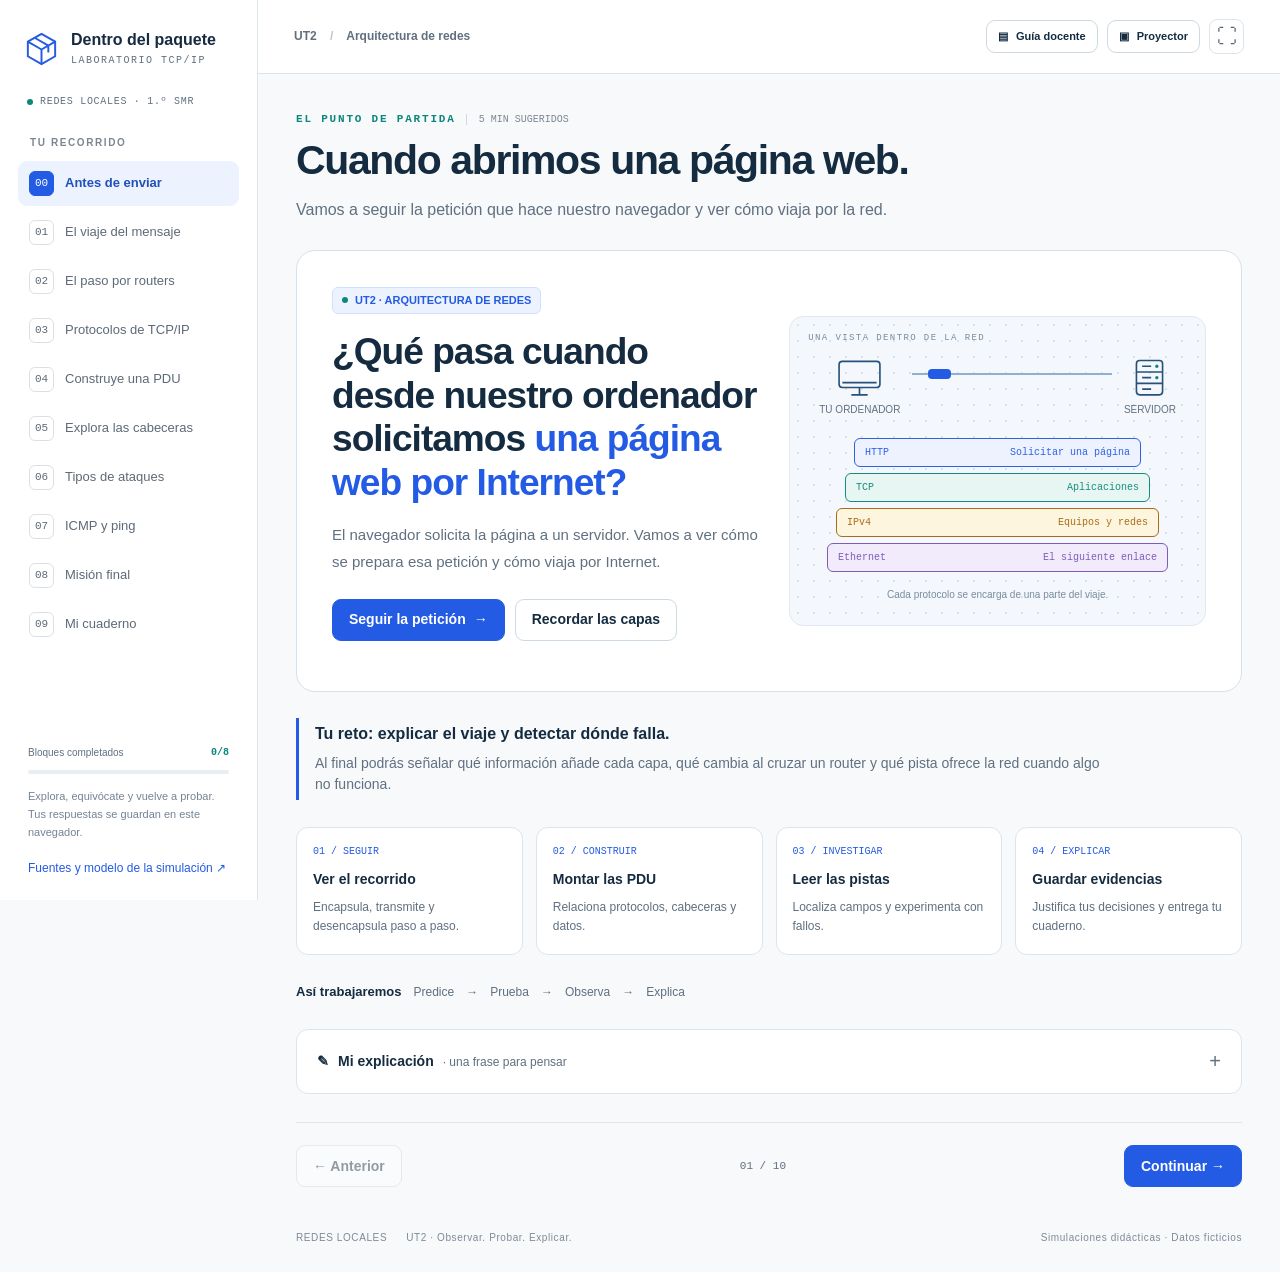
<file: UT2 Arquitectura de redes/tcpip-interactivo/index.html>
<!doctype html>
<html lang="es">
<head>
  <meta charset="utf-8">
  <meta name="viewport" content="width=device-width, initial-scale=1">
  <meta name="theme-color" content="#123e61">
  <meta name="description" content="Laboratorio interactivo de Redes Locales: encapsulación TCP/IP, routers, protocolos, cabeceras, seguridad e ICMP. UT2 · 1.º SMR.">
  <title>Dentro del paquete · Laboratorio TCP/IP</title>
  <style>:root{--ink:#142b40;--muted:#607080;--line:#dce5eb;--blue:#245be5;--blue-soft:#edf2ff;--teal:#0d867b;--teal-soft:#e7f6f2;--amber:#a4670a;--amber-soft:#fff5dd;--purple:#7954b7;--purple-soft:#f2ebfc;--bg:#f7f9fb;--white:#fff;--red:#b54141;--green:#14765a;--radius:16px;--shadow:0 4px 20px #193a5b05;--font:Inter,ui-sans-serif,-apple-system,BlinkMacSystemFont,"Segoe UI",sans-serif;--mono:"Cascadia Code","SFMono-Regular",Consolas,monospace}
*{box-sizing:border-box}html{scroll-behavior:smooth}body{margin:0;background:var(--bg);color:var(--ink);font-family:var(--font);font-size:16px;line-height:1.55}button,input,textarea,select{font:inherit}button,a,input,select,textarea{-webkit-tap-highlight-color:transparent}button{cursor:pointer}button:disabled{cursor:not-allowed;opacity:.45}button,a{touch-action:manipulation}a{color:var(--blue);text-underline-offset:3px}a:hover{text-decoration-thickness:2px}button:focus-visible,a:focus-visible,input:focus-visible,textarea:focus-visible,select:focus-visible,summary:focus-visible{outline:3px solid #4c85ff;outline-offset:3px}h1,h2,h3,p{margin-top:0}h1{letter-spacing:-1.35px;line-height:1.12;font-size:clamp(30px,3.2vw,44px);font-weight:750;margin-bottom:13px}h2{font-size:23px;line-height:1.25;letter-spacing:-.45px}h3{font-size:18px;line-height:1.35}small{font-size:13px}svg{max-width:100%}code,pre,.mono{font-family:var(--mono)}code{font-size:.91em}p:last-child{margin-bottom:0}label{font-weight:600}input,textarea,select{border:1px solid #bdcdd8;border-radius:9px;background:white;color:var(--ink);padding:10px 12px;max-width:100%}textarea{resize:vertical;width:100%;line-height:1.6}select{min-height:44px}input[type=range]{accent-color:var(--blue);padding:0}input[type=checkbox],input[type=radio]{accent-color:var(--blue)}[hidden]{display:none!important}.skip-link{position:fixed;top:-100px;left:15px;z-index:100;background:white;padding:12px}.skip-link:focus{top:12px}.sidebar{position:fixed;inset:0 auto 0 0;width:258px;background:#fff;border-right:1px solid var(--line);display:flex;flex-direction:column;padding:27px 18px 20px;z-index:20;overflow:auto}.brand{display:flex;gap:10px;align-items:center;text-decoration:none;color:var(--ink);font-size:16px;font-weight:750;line-height:1.3;padding:0 4px}.brand small{display:block;font:10px var(--mono);letter-spacing:1.5px;margin-top:5px;color:var(--muted)}.brand-symbol{display:flex;align-items:center;justify-content:center;width:39px;height:42px;color:var(--blue)}.brand-symbol svg{width:39px}.course-label{font:10px var(--mono);letter-spacing:.7px;color:var(--muted);margin:27px 9px 28px;display:flex;align-items:center;gap:7px}.status-dot{display:inline-block;width:6px;height:6px;border-radius:50%;background:var(--teal)}.nav-label{font-size:10px;letter-spacing:1.6px;font-weight:700;color:#7a8793;margin:0 12px 10px}#chapter-nav{display:grid;gap:4px}.nav-item{display:flex;align-items:center;gap:11px;text-decoration:none;border-radius:9px;padding:10px 11px;color:#5d6a77;font-size:13px;min-height:44px}.nav-item:hover{background:var(--bg);color:var(--ink)}.nav-item.active{background:#ecf2fe;color:#214fbb;font-weight:700}.nav-num{font:11px var(--mono);border:1px solid #d9e1e7;border-radius:6px;width:25px;height:25px;display:flex;align-items:center;justify-content:center;flex-shrink:0}.active .nav-num{background:var(--blue);color:#fff;border-color:var(--blue)}.nav-item.complete:not(.active) .nav-num{background:var(--teal-soft);border-color:#b7dfd5;color:var(--green)}.sidebar-bottom{margin-top:auto;padding:27px 10px 0}.progress-label{display:flex;justify-content:space-between;font-size:10px;color:var(--muted);gap:7px}.progress-label strong{color:var(--teal);font-family:var(--mono)}.progress-track{height:4px;border-radius:4px;background:#e8eef3;margin:9px 0 13px;overflow:hidden}.progress-track span{display:block;height:100%;background:var(--teal);width:0;transition:width .3s}.sidebar-bottom p{font-size:11px;line-height:1.65;color:#758493;margin-bottom:14px}.text-btn{border:0;background:none;padding:0;color:var(--blue);font-size:12px;text-align:left;line-height:1.6}.workspace{margin-left:258px}.topbar{height:74px;border-bottom:1px solid var(--line);padding:0 36px;display:flex;align-items:center;justify-content:space-between;gap:15px;background:#fff}.topbar-left{display:flex;align-items:center;gap:13px;font-size:12px;font-weight:600;color:var(--muted)}.crumb-sep{padding:0 10px;color:#b9c4ce}.topbar-tools{display:flex;gap:9px;align-items:center}.btn{border:1px solid #cdd9e2;border-radius:9px;background:#fff;color:var(--ink);padding:10px 16px;display:inline-flex;align-items:center;justify-content:center;gap:8px;text-decoration:none;font-size:14px;font-weight:600;line-height:1.4;min-height:42px;transition:background .15s,transform .15s}.btn:hover:not(:disabled){background:#f0f5fa;border-color:#a6bacd;transform:translateY(-1px)}.btn.primary,.btn.primary:hover{background:var(--blue);border-color:var(--blue);color:#fff}.btn.small{padding:7px 11px;font-size:11px;min-height:33px}.btn[aria-pressed=true]{background:var(--blue-soft);color:var(--blue);border-color:#a6bfff}.icon-btn{width:35px;height:35px;border:1px solid var(--line);background:#fff;border-radius:8px;display:inline-flex;justify-content:center;align-items:center;font-size:20px;color:#536575}.menu-btn{display:none}main{max-width:1350px;margin:auto;padding:39px 38px 20px}.scene-heading{margin-bottom:27px}.eyebrow{font:11px var(--mono);letter-spacing:1.8px;text-transform:uppercase;color:var(--teal);font-weight:600;margin-bottom:13px}.scene-heading>p{font-size:16px;max-width:850px;color:var(--muted);line-height:1.65;margin:0}.scene-heading .heading-kicker{display:flex;align-items:center;gap:10px;margin-bottom:13px}.heading-kicker .eyebrow{margin:0}.duration{font:10px var(--mono);color:#7b8793;border-left:1px solid #ccd8e2;padding-left:12px}.panel{background:white;border:1px solid var(--line);border-radius:var(--radius);padding:24px;box-shadow:var(--shadow);margin-bottom:18px}.panel h2{margin-bottom:12px}.muted{color:var(--muted)}.hint{font-size:13px;color:var(--muted);line-height:1.6}.badge,.chip{display:inline-flex;align-items:center;gap:7px;border:1px solid var(--line);border-radius:6px;padding:4px 9px;font-size:11px;font-weight:600;background:white}.badge.blue,.chip.blue{background:var(--blue-soft);color:var(--blue);border-color:#d3dffe}.toolbar,.chips,.step-controls{display:flex;gap:10px;align-items:center;flex-wrap:wrap}.toolbar{margin:15px 0}.grid{display:grid;gap:18px}.grid.two{grid-template-columns:1fr 1fr}.grid.three{grid-template-columns:repeat(3,1fr)}.field{display:grid;gap:6px}.field label{font-size:13px}.feedback{padding:13px 16px;border-radius:9px;background:#f0f5fa;border:1px solid #dce5ed;font-size:14px;line-height:1.6;margin-top:13px}.feedback.ok,.feedback.success{background:#eaf7f1;border-color:#b6decf;color:#176449}.feedback.bad,.feedback.error{background:#fff2f0;border-color:#ebc8c2;color:#9c3a32}.source-link{font-size:12px}.metric{border:1px solid var(--line);border-radius:11px;padding:16px;background:#fff}.metric strong{display:block;font-size:27px;letter-spacing:-1px}.task{background:#f5f8fc;border:1px solid var(--line);border-radius:13px;padding:20px;margin:20px 0}.layer-app{background:var(--blue-soft);color:var(--blue)}.layer-transport{background:var(--teal-soft);color:var(--teal)}.layer-internet{background:var(--amber-soft);color:var(--amber)}.layer-access{background:var(--purple-soft);color:var(--purple)}.reflection{margin:27px 0;background:#fff;border:1px solid var(--line);border-radius:12px;padding:16px 20px}.reflection summary{cursor:pointer;list-style:none;font-size:14px;font-weight:600;display:flex;gap:9px;flex-wrap:wrap;align-items:center}.reflection summary::after{content:'+';margin-left:auto;font-size:20px;font-weight:400;color:var(--muted)}.reflection[open] summary::after{content:'−'}.reflection label{display:block;font-size:14px;margin:17px 0 8px}.reflection .muted{font-weight:400;font-size:12px}.save-label{font-size:11px;color:var(--muted);display:block;margin-top:6px}.chapter-footer{display:flex;justify-content:space-between;align-items:center;border-top:1px solid var(--line);padding-top:22px;gap:10px;margin-top:28px}.chapter-footer>span{font:11px var(--mono);color:var(--muted)}.site-footer{max-width:1350px;margin:auto;padding:23px 38px 25px;display:flex;gap:19px;flex-wrap:wrap;color:#7d8a97;font-size:10px;letter-spacing:.6px}.site-footer>span:last-child{margin-left:auto}.toast{position:fixed;bottom:24px;left:50%;transform:translateX(-50%);z-index:100;padding:12px 22px;border-radius:10px;background:#163a51;color:white;box-shadow:0 5px 25px #10243830;font-size:14px;max-width:90vw}dialog{border:1px solid var(--line);border-radius:18px;padding:0;max-width:850px;width:calc(100% - 36px);max-height:86vh;color:var(--ink);box-shadow:0 20px 100px #102c4940}dialog::backdrop{background:#162c4560;backdrop-filter:blur(3px)}.dialog-head{padding:22px 27px 17px;border-bottom:1px solid var(--line);display:flex;align-items:center;justify-content:space-between;position:sticky;top:0;background:#fff;z-index:1;gap:18px}.dialog-head h2{margin:0;font-size:22px}#dialog-content{padding:25px 28px}#dialog-content p,#dialog-content li{font-size:14px;line-height:1.75}#dialog-content table{font-size:13px}table{border-collapse:collapse;width:100%;text-align:left}th,td{padding:12px 10px;border-bottom:1px solid var(--line);vertical-align:top}th{font-size:12px;color:var(--muted);font-weight:600}body.projector .sidebar{display:none}body.projector .workspace{margin-left:0}body.projector main{max-width:1450px}body.projector{font-size:18px}body.projector .scene-heading p{font-size:18px}body.projector .topbar-left:after{content:'MODO PROYECTOR';font:10px var(--mono);letter-spacing:1px;color:var(--teal);margin-left:14px}.home-hero{display:grid;grid-template-columns:1.03fr 1fr;gap:28px;align-items:center;border:1px solid #d5e1ed;border-radius:19px;padding:35px;background:#fff;overflow:hidden}.home-copy h2{font-size:clamp(28px,2.9vw,38px);letter-spacing:-1px;line-height:1.18;margin:16px 0;text-wrap:balance}.home-copy p{color:var(--muted);font-size:15px;line-height:1.8;max-width:430px}.home-copy .toolbar{margin-top:24px}.home-map{position:relative;min-height:310px;background-color:#f4f7fb;background-image:radial-gradient(#d8e2ed 1px,transparent 1px);background-size:16px 16px;border:1px solid #e0e8f0;border-radius:14px;padding:20px;display:flex;flex-direction:column;justify-content:center}.home-map-title{position:absolute;top:16px;left:18px;font:9px var(--mono);color:#788b9d;letter-spacing:1.4px}.home-hosts{display:flex;justify-content:space-between;align-items:center;margin:15px 9px 0}.home-device{text-align:center;color:var(--muted);font-size:10px}.home-device svg{width:49px;height:47px;display:block;margin:auto;color:#27517a}.home-wire{height:2px;background:#91b0cf;flex:1;position:relative;margin:0 12px 24px}.home-wire:after{content:'';position:absolute;left:8%;top:-4px;width:23px;height:10px;border-radius:4px;background:var(--blue);animation:packetMove 4s ease-in-out infinite}.home-stack{margin:20px auto 8px;width:91%;display:grid;gap:6px}.home-stack>div{border:1px solid currentColor;border-radius:6px;font:10px var(--mono);padding:8px 10px;display:flex;justify-content:space-between;opacity:.95}.home-stack>div:nth-child(1){margin:0 27px}.home-stack>div:nth-child(2){margin:0 18px}.home-stack>div:nth-child(3){margin:0 9px}.home-caption{text-align:center;font-size:10px;color:#7b8da0;margin-top:7px}.home-mission{border-left:3px solid var(--blue);padding:4px 0 4px 16px;margin:26px 0}.home-mission p{font-size:14px;color:var(--muted);max-width:800px}.home-mission strong{display:block;color:var(--ink);font-size:16px;margin-bottom:6px}.home-goals{display:grid;grid-template-columns:repeat(4,1fr);gap:13px;margin:27px 0}.home-goal{padding:18px 16px;background:#fff;border:1px solid var(--line);border-radius:12px}.home-goal>span{font:10px var(--mono);color:var(--blue);display:block;margin-bottom:12px}.home-goal strong{font-size:14px;display:block;margin-bottom:7px}.home-goal p{font-size:12px;color:var(--muted);line-height:1.6}.home-route{display:flex;gap:12px;flex-wrap:wrap;align-items:center;font-size:12px;color:var(--muted)}.home-route b{font-size:13px;color:var(--ink)}.mapping{display:grid;grid-template-columns:1fr 1fr;gap:12px;font-size:13px}.mapping>div{border:1px solid var(--line);padding:13px;border-radius:8px}.mapping strong{display:block}.mapping span{color:var(--muted)}.challenge-progress{display:flex;gap:7px;margin-bottom:24px}.challenge-dot{flex:1;height:5px;border-radius:3px;background:#e0e8ef}.challenge-dot.done{background:var(--teal)}.challenge-dot.current{background:var(--blue)}.challenge-scenario{border-radius:13px;background:#15374f;color:#fff;padding:25px;margin-bottom:24px}.challenge-scenario .eyebrow{color:#8fd8d2}.challenge-scenario p{font-size:16px;line-height:1.8}.choice-list{display:grid;gap:10px;margin:18px 0}.choice-button{border:1px solid var(--line);background:#fff;padding:16px;text-align:left;border-radius:10px;display:flex;align-items:center;gap:14px;color:var(--ink);font-size:14px}.choice-button:hover{background:var(--bg);border-color:#9ab6d5}.choice-button.selected{border:2px solid var(--blue);padding:15px;background:var(--blue-soft)}.choice-letter{font:12px var(--mono);color:var(--muted);border:1px solid #d3dfe9;border-radius:5px;width:26px;height:26px;display:flex;justify-content:center;align-items:center;flex-shrink:0}.notebook-top{display:grid;grid-template-columns:1fr 1fr;gap:18px}.evidence-row{padding:17px 0;border-bottom:1px solid var(--line)}.evidence-row h3{margin-bottom:7px;font-size:16px}.evidence-row p{font-size:13px;white-space:pre-wrap;overflow-wrap:anywhere;color:var(--muted);margin:5px 0}.evidence-label{font:10px var(--mono);color:var(--teal);letter-spacing:1px}.notebook-stats{display:grid;grid-template-columns:repeat(3,1fr);gap:15px;margin:20px 0}.notebook-stats .metric small{color:var(--muted)}.exit-item{display:grid;gap:7px;margin-bottom:20px}.exit-item label{font-size:14px}.table-wrap{overflow:auto}.notice{padding:16px;border:1px solid #d6e0eb;border-radius:10px;background:#f3f7fb;font-size:13px;line-height:1.7}.danger-btn{color:#a63f3f;border-color:#e7caca}.section-heading{margin:24px 0 12px}.mono-small{font:11px var(--mono)}
@keyframes packetMove{0%,15%{left:0;opacity:0}25%{opacity:1}75%{opacity:1}90%,100%{left:85%;opacity:0}}
.packet-intro>.eyebrow,.packet-intro>h2{display:none}.packet-intro{margin-bottom:18px!important}.packet-bit-field strong{font-size:12px!important}.packet-bit-field span{font-size:11px!important}.packet-bit-field.packet-bit-small strong,.packet-bit-field.packet-bit-small span{font-size:10px!important}body.projector .topbar{height:58px}body.projector main{padding-top:24px}body.projector .scene-heading{margin-bottom:19px}body.projector .scene-heading h1{font-size:35px;margin-bottom:8px}body.projector .scene-heading>p{display:none}body.projector .journey-intro,body.projector .packet-intro{display:none}body.projector .packet-bit-field strong{font-size:14px!important}body.projector .packet-bit-field span{font-size:13px!important}body.projector .packet-bit-field.packet-bit-small strong,body.projector .packet-bit-field.packet-bit-small span{font-size:11px!important}
@media(min-width:1600px){main{padding-top:45px}.home-hero{padding:45px}.home-map{min-height:340px}}
@media(max-width:1150px){.sidebar{width:229px;padding-left:12px;padding-right:12px}.workspace{margin-left:229px}main{padding:29px 25px 20px}.topbar{padding:0 25px}.home-hero{padding:25px;gap:20px}.home-goals{grid-template-columns:1fr 1fr}.home-copy h2{font-size:34px}.home-map{min-height:320px;padding:16px}}
@media(max-width:850px){.sidebar{transform:translateX(-100%);transition:transform .2s;width:258px}.sidebar.open{transform:translateX(0)}.sidebar-shade{position:fixed;inset:0;background:#0d203451;border:0;z-index:19}.workspace{margin-left:0}.menu-btn{display:flex}.topbar{height:65px;padding:0 18px}.topbar-left{font-size:11px}.topbar-tools{gap:5px}.btn.small{font-size:10px;padding:7px 8px}main{padding:28px 22px 16px}.home-hero{padding:25px}.home-copy h2{font-size:32px}.site-footer{padding:20px 22px}body.projector .topbar-left:after{display:none}.grid.three{grid-template-columns:1fr}.sidebar-bottom{padding-top:35px}}
@media(max-width:600px){body{font-size:15px}.topbar-left>span{font-size:10px;max-width:130px}.topbar-left{gap:8px}.crumb-sep{padding:0 4px}.topbar-tools .btn.small span{display:none}.topbar-tools .icon-btn{width:30px;font-size:18px}.home-hero{grid-template-columns:1fr;padding:22px;gap:25px}.home-copy h2{font-size:36px}.home-map{min-height:295px}.home-goals{gap:10px}.home-goal{padding:16px 13px}.scene-heading>p{font-size:14px}.panel{padding:19px 16px}.grid.two,.notebook-top{grid-template-columns:1fr}.toolbar .btn{font-size:13px}.notebook-stats{gap:9px}.notebook-stats .metric{padding:12px}.notebook-stats .metric strong{font-size:25px}.notebook-stats .metric small{font-size:10px}.reflection{padding:16px}.reflection .muted{display:none}main{padding:25px 16px 16px}.site-footer>span:last-child{margin-left:0}.duration{font-size:9px}.eyebrow{font-size:10px}.chapter-footer>span{font-size:10px}.chapter-footer .btn{padding:9px 12px;font-size:12px}.mapping{grid-template-columns:1fr}.scene-heading{margin-bottom:22px}}
@media(prefers-reduced-motion:reduce){*{scroll-behavior:auto!important;animation:none!important;transition:none!important}}
@media print{.sidebar,.topbar,.chapter-footer,.site-footer,.reflection,.toolbar,.notebook-actions,.skip-link,.toast{display:none!important}.workspace{margin:0}main{padding:0;max-width:none}.panel{break-inside:avoid;box-shadow:none}.scene-heading h1{font-size:28px}.evidence-row{break-inside:avoid}body{font-size:12px;background:white}.notebook-top{display:block}input,textarea{border:1px solid #ddd}a{color:inherit}}

.journey-view{--journey-app:#2158c8;--journey-transport:#087c79;--journey-internet:#a9670a;--journey-access:#7552b8;color:#172842}
.journey-view p{line-height:1.6}.journey-view .panel{min-width:0}.journey-intro{display:flex;align-items:center;justify-content:space-between;gap:20px;margin:0 0 20px}.journey-intro p{max-width:760px;margin:0}.journey-intro .chip{white-space:nowrap}
.journey-simulator{padding:26px!important;overflow:hidden}.journey-message-form{display:flex;align-items:end;gap:12px;padding-bottom:22px;border-bottom:1px solid #e5eaf0;margin-bottom:24px}.journey-message-form label{display:flex;align-items:center;gap:12px;flex:1;font-size:13px;font-weight:650}.journey-message-form input{flex:1;min-width:80px;background:#fff;border:1px solid #cbd5e2;border-radius:8px;padding:11px 12px;font:inherit;font-size:15px}.journey-message-form .btn{white-space:nowrap}.journey-view select{border:1px solid #cbd5e2;border-radius:7px;padding:9px 10px;color:#24334b;background:#fff;font:inherit;font-size:13px}.journey-view input:focus-visible,.journey-view select:focus-visible,.journey-view button:focus-visible{outline:3px solid #60a5fa;outline-offset:3px}
.journey-step-heading{display:flex;align-items:center;justify-content:space-between;gap:18px;margin-bottom:26px}.journey-step-heading h3{font-size:24px;line-height:1.2;margin:8px 0 0;letter-spacing:-.5px}.journey-status{font-size:12px;font-weight:700;border-radius:999px;padding:7px 12px;background:#eef3f9;white-space:nowrap}.journey-status-moving{background:#e7f5f4;color:#086d70}
.journey-two-stacks{display:grid;grid-template-columns:minmax(180px,1fr) minmax(180px,1.22fr) minmax(180px,1fr);gap:22px;align-items:center}.journey-device-caption{display:flex;align-items:center;gap:12px;margin-bottom:15px}.journey-device-caption svg,.journey-route-node svg{width:40px;height:40px;fill:none;stroke:currentColor;stroke-width:1.8;flex:none}.journey-device-caption strong{display:block;font-size:15px}.journey-device-caption small{display:block;font-family:ui-monospace,SFMono-Regular,Consolas,monospace;font-size:11px;color:#64738a;margin-top:4px}.journey-stack{display:flex;flex-direction:column;gap:7px}.journey-layer{position:relative;display:flex;align-items:center;justify-content:space-between;padding:14px 12px;border-radius:7px;border:1px solid transparent;font-size:13px;opacity:.57;transition:opacity .3s,box-shadow .3s,transform .3s;gap:6px}.journey-layer b{font-size:10px;text-transform:uppercase;letter-spacing:.05em;font-family:ui-monospace,SFMono-Regular,Consolas,monospace}.journey-app{background:#eaf1ff;color:#2158c8}.journey-transport{background:#e1f4ef;color:#08736f}.journey-internet{background:#fff3d8;color:#925d08}.journey-access{background:#f0eafa;color:#7251ae}.journey-layer.journey-active{opacity:1;box-shadow:0 0 0 2px currentColor;transform:translateY(-1px)}.journey-layer-dot{position:absolute;right:-5px;top:-5px;width:10px;height:10px;border-radius:50%;background:currentColor;border:2px solid #fff}.journey-direction{font-size:11px;color:#65758b;margin:11px 0 0;text-align:center}.journey-center{align-self:center;min-width:0}.journey-flow-marker{display:flex;align-items:center;gap:7px;margin:0 0 20px;color:#5c7894;font-size:11px}.journey-flow-marker span{position:relative;height:2px;background:#ccd8e4;flex:1}.journey-flow-marker span:last-child:after{position:absolute;right:0;top:-3px;content:'';border-left:7px solid #ccd8e4;border-top:4px solid transparent;border-bottom:4px solid transparent}.journey-flow-marker b{white-space:nowrap;border:1px solid #dbe5ef;padding:9px 10px;border-radius:6px;background:#f8fbfd}.journey-moving b{animation:journey-packet-pulse 1.3s ease-in-out infinite;background:#dff4ef;color:#08736f;border-color:#99d6c9}.journey-step-note{padding:16px;background:#f7f9fc;border-radius:10px;font-size:13px;line-height:1.7;min-height:136px;display:flex;align-items:center;border:1px solid #ebeff5}
.journey-packet-area{margin-top:28px;padding:20px;background:#fbfcfe;border:1px solid #e4ebf2;border-radius:10px;min-height:135px}.journey-pdu-caption{display:flex;justify-content:space-between;font-size:12px;margin-bottom:11px;color:#64738a}.journey-pdu-caption strong{font-family:ui-monospace,SFMono-Regular,Consolas,monospace;color:#253f59}.journey-pdu-ribbon{display:flex;align-items:stretch;gap:3px;min-height:63px}.journey-piece{display:flex;flex-direction:column;justify-content:center;gap:5px;padding:10px 12px;flex:1;min-width:0;border:1px solid #00000008}.journey-piece:first-child{border-radius:6px 0 0 6px}.journey-piece:last-child{border-radius:0 6px 6px 0}.journey-piece:only-child{border-radius:6px}.journey-piece strong{font-size:13px}.journey-piece small{font-family:ui-monospace,SFMono-Regular,Consolas,monospace;font-size:10px;line-height:1.5}.journey-body-piece{flex:1.6}.journey-fcs-piece{flex:0 0 54px;padding:10px}.journey-small{font-size:11px!important;line-height:1.6;color:#65758b;margin:12px 0 0!important}.journey-message-bubble{border:1px solid #c8dafa;background:#edf3ff;border-radius:8px;padding:15px;display:flex;flex-direction:column;gap:8px;min-height:89px;justify-content:center}.journey-message-bubble strong{font-size:20px;color:#2158c8;overflow-wrap:anywhere}.journey-message-label{font-size:10px;letter-spacing:.06em;text-transform:uppercase;color:#4d6d9c;font-weight:700}
.journey-controls{display:flex;align-items:center;flex-wrap:wrap;gap:15px;margin-top:24px;border-top:1px solid #e6edf3;padding-top:20px}.journey-control-buttons{display:flex;gap:7px;flex-wrap:wrap}.journey-controls .btn{font-size:12px;padding:10px 12px}.journey-controls button:disabled{opacity:.4;cursor:default}.journey-speed{margin-left:auto;font-size:11px;color:#65758b;display:flex;gap:7px;align-items:center}.journey-speed select{padding:7px}.journey-scrubber{display:flex;align-items:center;gap:12px;flex:1 0 100%;font-size:11px;color:#65758b}.journey-scrubber span{white-space:nowrap;min-width:85px}.journey-scrubber input{flex:1;accent-color:#245cda;cursor:pointer;min-width:0}
.journey-bottom-grid{display:grid;grid-template-columns:1fr 1fr;gap:18px;margin-top:20px}.journey-details,.journey-key,.journey-router-inspector{padding:23px!important}.journey-details summary{font-weight:650;font-size:14px;cursor:pointer;line-height:1.5}.journey-details[open] summary{margin-bottom:16px}.journey-code{padding:15px;font-family:ui-monospace,SFMono-Regular,Consolas,monospace;background:#10253a;color:#d7e9f9;font-size:11px;line-height:1.8;border-radius:8px;overflow:auto;white-space:pre-wrap;overflow-wrap:anywhere}.journey-size-grid{display:grid;grid-template-columns:1fr 1fr;gap:8px;margin-top:12px}.journey-size-grid span{display:flex;justify-content:space-between;font-size:11px;background:#f4f7fb;padding:9px;border-radius:5px;gap:8px}.journey-key h3{font-size:20px;line-height:1.3;letter-spacing:-.25px;margin:12px 0}.journey-key p,.journey-router-inspector p{font-size:13px;margin:0}.journey-key .eyebrow,.journey-router-inspector .eyebrow{font-size:10px}.journey-router-inspector h3{font-size:17px;margin:10px 0 20px}.journey-exercise{padding:25px!important;margin-top:20px}.journey-exercise h3{font-size:21px;margin:10px 0}.journey-exercise>p{font-size:13px;margin:0 0 20px}.journey-exercise .toolbar{margin-top:20px}.journey-exercise .feedback{margin-top:16px;font-size:13px;line-height:1.7}.journey-exercise .feedback ul{padding-left:18px;margin:10px 0 0}.journey-exercise .feedback li+li{margin-top:6px}.journey-match-row{display:flex;align-items:center;gap:15px;justify-content:space-between;padding:10px 0;border-bottom:1px solid #eaf0f4;font-size:13px}.journey-match-row select{min-width:190px}.journey-match-row:last-child{border-bottom:0}
.journey-network{display:flex;align-items:center;margin:28px 0 24px;gap:0}.journey-route-node{display:flex;flex-direction:column;align-items:center;justify-content:center;min-width:115px;flex:1;padding:15px 9px;border:1px solid #dfe7ef;border-radius:10px;background:#fff;color:#365069;font:inherit;cursor:pointer;position:relative;transition:border-color .2s,background .2s}.journey-route-node strong{font-size:12px;margin-top:9px}.journey-route-node small{font-size:9px;margin-top:5px;font-family:ui-monospace,SFMono-Regular,Consolas,monospace;white-space:nowrap}.journey-route-node>span{font-size:8px;text-transform:uppercase;letter-spacing:.04em;color:#7a899d;margin-top:10px}.journey-route-node:hover{background:#f3f7fc}.journey-route-node.journey-node-active{border-color:#e1b451;background:#fff9ed;box-shadow:0 0 0 2px #fbe8b9}.journey-route-node.journey-node-selected:after{content:'';position:absolute;top:7px;right:7px;width:6px;height:6px;border-radius:50%;background:#245cda}.journey-route-link{min-width:40px;flex:.6;position:relative;text-align:center}.journey-link-line{height:2px;background:#d4dee8;display:block;position:relative}.journey-link-line:after{content:'';position:absolute;right:0;top:-3px;border-left:6px solid #b9c9d8;border-top:4px solid transparent;border-bottom:4px solid transparent}.journey-route-link small{font-size:9px;color:#8191a4;position:absolute;left:0;right:0;top:9px;white-space:nowrap}.journey-link-line i{display:none}.journey-link-active .journey-link-line{background:#16a398;height:3px}.journey-link-active .journey-link-line:after{border-left-color:#16a398}.journey-link-active .journey-link-line i{display:block;position:absolute;top:-5px;width:16px;height:13px;border-radius:3px;background:#087c79;border:2px solid #d8f6ef;animation:journey-link-travel 1.5s linear infinite}.journey-link-active small{color:#087c79;font-weight:700}.journey-route-explanation{background:#f6f9fc;padding:17px;border-radius:8px;font-size:13px;min-height:80px;margin:0}.journey-hop-table-wrap{overflow:auto;margin-top:22px}.journey-hop-table{width:100%;border-collapse:collapse;text-align:left;font-size:12px;white-space:nowrap}.journey-hop-table caption{font-size:12px;text-align:left;font-weight:650;margin-bottom:12px}.journey-hop-table th,.journey-hop-table td{padding:10px 12px;border-bottom:1px solid #e9eef3}.journey-hop-table thead th{background:#f4f7fb;color:#6a7b90;font-size:10px;letter-spacing:.02em;font-weight:650}.journey-hop-table tbody th{font-weight:600;color:#3c526a}.journey-hop-table code{font-size:11px}.journey-hop-table small{font-size:9px;color:#7c8ba0}.journey-change,.journey-keep{font-size:10px;border-radius:4px;padding:4px 6px;display:inline-block;background:#fff3d8;color:#925d08}.journey-keep{background:#e1f4ef;color:#08736f}.journey-interface-list{display:flex;flex-direction:column;gap:6px;margin-top:15px}.journey-interface-list code{font-size:10px;background:#f3f7fb;border-radius:4px;padding:8px}.journey-node-layers{display:flex;gap:5px;flex-wrap:wrap;margin-top:16px}.journey-node-layers span{font-size:9px;border-radius:4px;padding:6px 8px}.journey-checkbox-grid{display:grid;grid-template-columns:1fr 1fr;gap:9px}.journey-check-option{display:flex;gap:9px;align-items:center;padding:12px 14px;border:1px solid #dfe7ef;border-radius:7px;font-size:12px;cursor:pointer}.journey-check-option:has(input:checked){border-color:#7098ea;background:#f1f6ff}.journey-check-option input{accent-color:#245cda;flex:none;width:16px;height:16px}
@keyframes journey-link-travel{from{left:0}to{left:calc(100% - 16px)}}@keyframes journey-packet-pulse{0%,100%{transform:translateX(-5px)}50%{transform:translateX(5px)}}
@media(max-width:1000px){.journey-two-stacks{gap:12px;grid-template-columns:minmax(155px,1fr) minmax(140px,1fr) minmax(155px,1fr)}.journey-layer{font-size:11px;padding:13px 9px}.journey-step-note{font-size:12px;padding:12px}.journey-pdu-ribbon{flex-wrap:wrap}.journey-piece{min-width:90px}.journey-fcs-piece{min-width:50px}.journey-route-node{min-width:94px}.journey-route-node strong{font-size:10px}.journey-route-node small{font-size:8px}.journey-route-link{min-width:25px}.journey-bottom-grid{grid-template-columns:1fr}.journey-intro{align-items:start;flex-direction:column;gap:12px}}
@media(max-width:650px){.journey-simulator,.journey-exercise{padding:16px!important}.journey-message-form{align-items:stretch;flex-direction:column}.journey-message-form label{flex-direction:column;align-items:stretch;gap:7px}.journey-message-form .btn{align-self:start}.journey-step-heading{align-items:start}.journey-step-heading h3{font-size:19px}.journey-status{font-size:10px;padding:6px 8px}.journey-two-stacks{grid-template-columns:1fr 1fr;gap:15px}.journey-center{grid-column:1/-1;grid-row:2}.journey-flow-marker{margin:0 0 10px}.journey-step-note{min-height:0}.journey-device-caption{gap:8px}.journey-device-caption svg{width:30px;height:30px}.journey-device-caption strong{font-size:12px}.journey-device-caption small{font-size:9px}.journey-layer{padding:12px 8px;font-size:10px}.journey-layer b{font-size:9px}.journey-direction{font-size:9px}.journey-packet-area{padding:13px;margin-top:20px}.journey-piece{min-width:75px;padding:10px 8px}.journey-piece strong{font-size:11px}.journey-piece small{font-size:9px}.journey-controls .btn{padding:9px 10px;font-size:11px}.journey-control-buttons{gap:5px}.journey-speed{margin-left:0}.journey-match-row{align-items:stretch;flex-direction:column;gap:8px}.journey-match-row select{width:100%;min-width:0}.journey-checkbox-grid{grid-template-columns:1fr}.journey-network{display:flex;gap:0;overflow-x:auto;padding:7px 4px 24px}.journey-route-node{flex:0 0 102px;min-width:102px}.journey-route-link{flex:0 0 34px;min-width:34px}.journey-route-node small{font-size:9px}.journey-route-node strong{font-size:12px}.journey-route-node svg{width:32px;height:32px}.journey-route-explanation{font-size:12px}.journey-hop-table th,.journey-hop-table td{padding:9px 8px}.journey-hop-table{font-size:11px}.journey-hop-table code{font-size:10px}}
@media(prefers-reduced-motion:reduce){.journey-link-active .journey-link-line i,.journey-moving b{animation:none}.journey-layer,.journey-route-node{transition:none}}

/* A consistent four-colour language: application / transport / Internet / access. */
.packet-lab{--p-app:#2260bd;--p-app-bg:#edf4ff;--p-transport:#087f77;--p-transport-bg:#eaf8f4;--p-internet:#a26709;--p-internet-bg:#fff6e6;--p-access:#7851a8;--p-access-bg:#f4effb;display:grid;gap:22px;color:#142438}
.packet-lab *{box-sizing:border-box}.packet-lab h2{font-size:clamp(25px,2.5vw,35px);line-height:1.12;letter-spacing:-1px;margin:5px 0 10px}.packet-lab h3{font-size:19px;line-height:1.35;margin:0 0 12px}.packet-lab h4{font-size:22px;margin:0 0 12px}.packet-lab p{line-height:1.65;margin:8px 0 14px}.packet-intro{padding:0 2px}.packet-intro p:last-child{margin-bottom:0}.packet-lab .panel{padding:24px;border:1px solid #dfe6ed;border-radius:16px;background:#fff}.packet-lab .eyebrow{font-size:11px;font-weight:750;letter-spacing:1.8px;color:#667a90}.packet-lab .muted{color:#64758a}.packet-lab .toolbar{display:flex;flex-wrap:wrap;gap:10px;align-items:center;margin-top:17px}.packet-lab .btn{font-family:inherit;cursor:pointer}.packet-lab .btn:disabled{opacity:.42;cursor:default}.packet-lab button:focus-visible,.packet-lab select:focus-visible,.packet-lab textarea:focus-visible{outline:3px solid #2193d2;outline-offset:3px}.packet-lab .feedback{padding:14px 17px;border-radius:10px;background:#eef4fa;color:#28415c;font-size:14px;line-height:1.6}.packet-lab .feedback.ok{background:#e9f7ee;color:#226244}.packet-lab .feedback.bad{background:#fff1e9;color:#9b4219}.packet-lab label{display:block;font-size:13px;line-height:1.5;font-weight:650;margin:15px 0 7px}.packet-lab select,.packet-lab textarea{font-family:inherit;font-size:14px;line-height:1.5;width:100%;padding:12px;border:1px solid #cdd8e4;border-radius:8px;background:#fff;color:#20354e;min-width:0}.packet-lab textarea{resize:vertical}.packet-lab .chip{font-size:11px;white-space:normal;line-height:1.5}.packet-section-line{display:flex;align-items:center;justify-content:space-between;gap:12px;margin-bottom:17px}.packet-section-line h3{margin:0}.packet-small,.packet-lab p.packet-small{font-size:12px;line-height:1.65}.packet-source{font-size:11px!important;border-top:1px solid #e7edf3;padding-top:14px;margin-bottom:0!important}.packet-lab .packet-layer-app{background:var(--p-app-bg);color:var(--p-app);border-color:#bfd2ef!important}.packet-lab .packet-layer-transport{background:var(--p-transport-bg);color:var(--p-transport);border-color:#b7ddd5!important}.packet-lab .packet-layer-internet{background:var(--p-internet-bg);color:var(--p-internet);border-color:#ead4ab!important}.packet-lab .packet-layer-access{background:var(--p-access-bg);color:var(--p-access);border-color:#d2c2e5!important}
.packet-scenarios{display:flex;flex-wrap:wrap;gap:8px;margin-bottom:25px}.packet-scenarios .btn{font-size:12px}.packet-stack-area{display:grid;grid-template-columns:minmax(250px,1fr) minmax(260px,1.1fr);gap:32px;align-items:start}.packet-stack-visual{display:flex;flex-direction:column;gap:8px;padding:6px 0}.packet-stack-layer{position:relative;display:grid;grid-template-columns:110px 1fr;gap:3px 10px;align-items:center;border:1px solid;padding:15px 38px 15px 16px;border-radius:10px;text-align:left;font-family:inherit;cursor:pointer;transition:opacity .18s,transform .18s,background .18s}.packet-stack-layer:hover{transform:translateX(3px)}.packet-stack-layer>span:first-child{font-size:10px;letter-spacing:.5px;text-transform:uppercase;grid-row:1/3;line-height:1.5}.packet-stack-layer strong{font-size:17px}.packet-stack-layer small{font-size:10px;line-height:1.5}.packet-toggle-symbol{position:absolute;right:16px;top:19px;font-size:23px;line-height:1}.packet-disabled-layer{opacity:.5;border-style:dashed;background:repeating-linear-gradient(135deg,#fff,#fff 7px,#f3f5f7 7px,#f3f5f7 14px);text-decoration:line-through}.packet-wire-label{text-align:center;font-family:monospace;color:#94a3b3;font-size:11px;letter-spacing:2px;margin-top:5px}.packet-stack-text{padding-top:7px;font-size:14px}.packet-dependency{padding:17px 18px;margin:17px 0;border-left:3px solid #6aaf9a;background:#f1f8f5;border-radius:0 8px 8px 0;line-height:1.7;color:#3b5e54}.packet-dependency-warn{background:#fff5e8;border-color:#dca75c;color:#835d28}.packet-match-layout{display:grid;grid-template-columns:minmax(260px,1fr) minmax(300px,1.15fr);gap:24px;align-items:start}.packet-protocol-grid{display:grid;grid-template-columns:repeat(3,minmax(0,1fr));gap:9px}.packet-protocol-card{display:flex;flex-direction:column;align-items:flex-start;gap:9px;min-height:88px;padding:15px 12px;border:1px solid #dbe4ee;border-radius:10px;font-family:inherit;background:#fff;cursor:pointer;color:#324a64;text-align:left;transition:background .15s,border .15s}.packet-protocol-card strong{font-size:14px;line-height:1.4}.packet-protocol-status{font-size:10px;color:#526779}.packet-protocol-card:hover{border-color:#86a6c9;background:#f6f9fd}.packet-protocol-card.packet-selected{background:#eef5ff;border-color:#397dca;box-shadow:inset 0 0 0 1px #397dca}.packet-protocol-card.packet-solved .packet-protocol-status{color:#21795c}.packet-protocol-task{border:1px solid #e2e9f0;border-radius:12px;background:#f9fbfd;padding:22px;min-height:359px}.packet-protocol-task h3{font-size:26px;margin-top:8px}.packet-protocol-task .toolbar{gap:8px}.packet-protocol-task .btn{font-size:12px}.packet-protocol-feedback{margin-top:17px;font-size:13px}.packet-protocol-task label:first-of-type{margin-top:16px}
.packet-part-bank{display:flex;flex-wrap:wrap;gap:9px;margin:20px 0}.packet-part{position:relative;display:flex;flex-direction:column;gap:5px;min-width:145px;flex:1;padding:13px 28px 13px 13px;border:1px solid;border-radius:9px;text-align:left;font-family:inherit;cursor:pointer;transition:transform .15s}.packet-part:hover:not(:disabled){transform:translateY(-2px)}.packet-part strong{font-size:12px;line-height:1.45}.packet-part small{font-size:10px}.packet-part span{position:absolute;right:12px;top:16px;font-size:19px}.packet-part:disabled{opacity:.35;cursor:default}.packet-assembly{display:grid;grid-template-columns:repeat(5,minmax(0,1fr));gap:8px;border:1px solid #e2e8f0;background:#f7f9fb;border-radius:12px;padding:13px}.packet-slot{position:relative;display:flex;flex-direction:column;justify-content:center;align-items:center;gap:12px;min-height:115px;padding:20px 10px 10px;border:1px dashed #b9c9d8;border-radius:7px;background:#fff;font-family:inherit;text-align:center;color:#8b9baa;cursor:pointer}.packet-slot[class*="packet-layer-"]{border-style:solid}.packet-slot:disabled{cursor:default}.packet-slot strong{font-size:12px;line-height:1.45}.packet-slot small{font-size:10px;min-height:11px}.packet-slot-number{position:absolute;left:8px;top:6px;font:9px monospace;opacity:.55}.packet-slot-ok{box-shadow:0 0 0 2px #42a37d}.packet-slot-bad{box-shadow:0 0 0 2px #d37d4d}.packet-build-feedback:empty{display:none}.packet-build-feedback{margin-top:16px}.packet-build-detail{display:grid;grid-template-columns:1.2fr 1fr;gap:30px}.packet-build-detail label{margin-top:0}.packet-build-detail textarea{font-family:ui-monospace,SFMono-Regular,Consolas,monospace;font-size:12px;background:#f9fbfd}.packet-byte-summary{padding:4px 0}.packet-byte-summary>div{display:flex;justify-content:space-between;gap:10px;padding:12px 0;border-bottom:1px solid #e5ecf3;font-size:13px;color:#5b6e83}.packet-byte-summary strong{font-family:ui-monospace,SFMono-Regular,Consolas,monospace;color:#213b58;font-size:17px}.packet-byte-summary .packet-total{color:#173d78;font-weight:700;border-bottom:0}.packet-byte-summary .packet-total strong{color:#205cad;font-size:23px}.packet-nest{margin-top:23px;overflow-x:auto;padding:3px 1px 9px}.packet-envelope{position:relative;padding:25px 9px 9px;border:1px solid;border-radius:10px;min-width:0}.packet-env-access{background:#faf7fe;border-color:#d8cbe9;min-width:660px}.packet-env-internet{background:#fff9ee;border-color:#ebd7b3;flex:1}.packet-env-transport{background:#eff9f6;border-color:#c2e1d8;flex:1}.packet-envelope-caption{position:absolute;left:12px;top:8px;font-size:8px;letter-spacing:.8px;font-weight:750;color:#7e7691}.packet-env-internet>.packet-envelope-caption{color:#9a7b44}.packet-env-transport>.packet-envelope-caption{color:#538474}.packet-envelope-row{display:flex;align-items:stretch;gap:7px}.packet-nest-tag{font-family:inherit;font-size:11px;line-height:1.5;text-align:center;padding:12px 9px;border:1px solid;border-radius:7px;cursor:pointer;flex-shrink:0;min-width:52px;min-height:50px}.packet-nest-tag small{font-size:10px;opacity:.7}.packet-nest-data{font-family:inherit;text-align:center;display:flex;flex-direction:column;justify-content:center;align-items:center;gap:8px;border:1px solid;border-radius:7px;padding:16px 13px;flex:1;min-width:130px;cursor:pointer}.packet-nest-data strong{font-size:11px}.packet-nest-data span{font-size:10px;opacity:.8}.packet-padding{font-size:9px;display:flex;justify-content:center;align-items:center;text-align:center;color:#95849d}.packet-piece-detail{font-size:13px}.packet-message-preview{display:block;white-space:pre-wrap;font-size:12px;margin-top:12px;line-height:1.6;color:#2b5276}
.packet-header-toolbar{justify-content:space-between;margin-top:0!important}.packet-header-toolbar>div{display:flex;gap:8px}.packet-header-challenge:empty{display:none}.packet-header-challenge .panel{border-color:#9ebae0;background:#f4f8ff}.packet-question h3{font-size:21px;max-width:810px}.packet-question .toolbar{margin-top:12px}.packet-header-layout{display:grid;grid-template-columns:minmax(0,1fr) 260px;gap:20px;align-items:start}.packet-bit-panel{overflow-x:auto;max-width:100%;padding:22px!important}.packet-header-title{display:flex;justify-content:space-between;align-items:center;gap:10px;margin-bottom:20px}.packet-header-title h3{margin:0}.packet-bit-ruler{min-width:540px;display:flex;justify-content:space-between;padding:0 2px 8px;color:#8293a6;font:10px ui-monospace,SFMono-Regular,Consolas,monospace}.packet-bit-grid{display:grid;grid-template-columns:repeat(32,minmax(0,1fr));gap:3px;min-width:540px}.packet-bit-field{display:flex;flex-direction:column;align-items:center;justify-content:center;gap:6px;min-width:0;padding:13px 3px;min-height:65px;border:1px solid;border-radius:5px;font-family:inherit;text-align:center;cursor:pointer;transition:background .15s,border-color .15s}.packet-bit-field strong{font-size:10px;line-height:1.35;max-width:100%;overflow-wrap:anywhere}.packet-bit-field span{font:10px ui-monospace,SFMono-Regular,Consolas,monospace;line-height:1.35;max-width:100%;overflow-wrap:anywhere;opacity:.8}.packet-tcp-field{background:#edf8f4;border-color:#c5e2d9;color:#246f61}.packet-ip-field{background:#fff7e9;border-color:#ead8b8;color:#906721}.packet-bit-field.packet-bit-small strong{font-size:9px}.packet-bit-field.packet-bit-small span{font-size:9px}.packet-bit-field:hover{filter:brightness(.97)}.packet-bit-field.packet-field-selected{outline:2px solid #1b6d9c;outline-offset:-2px;background:#e4f1f7;color:#16516e}.packet-options-field{grid-column:1/-1;display:flex;justify-content:space-between;gap:12px;align-items:center;padding:12px;border:1px dashed #aebdca;border-radius:5px;font-family:inherit;font-size:10px;color:#728397;background:#f8fafc;cursor:pointer}.packet-options-field span{font-size:9px;color:#94a2af}.packet-payload-field{grid-column:1/-1;display:flex;flex-direction:column;gap:7px;padding:18px;border:1px solid #bed4ed;background:#edf4fe;border-radius:5px;color:#2d659c;text-align:center;font-size:11px}.packet-payload-field span{font-family:ui-monospace,SFMono-Regular,Consolas,monospace;font-size:10px}.packet-header-notes{margin-top:12px}.packet-field-inspector{position:sticky;top:20px;min-height:365px}.packet-field-inspector h3{font-size:23px;line-height:1.2;margin-top:12px;overflow-wrap:anywhere}.packet-field-en{font:11px ui-monospace,SFMono-Regular,Consolas,monospace;color:#526779}.packet-field-value{background:#f1f5fa;border-radius:9px;padding:18px 12px;margin:20px 0;display:flex;flex-direction:column;gap:8px}.packet-field-value strong{font:600 21px ui-monospace,SFMono-Regular,Consolas,monospace;color:#244763;overflow-wrap:anywhere}.packet-field-value span{font:10px ui-monospace,SFMono-Regular,Consolas,monospace;color:#526779}.packet-field-inspector>p:not(.packet-field-en){font-size:13px;line-height:1.75}.packet-rfc-task{font-size:14px}.packet-rfc-task textarea{margin-bottom:13px}.packet-rfc-status{font-size:12px;color:#3d8066;display:inline-block;margin-left:12px}.packet-challenge-complete p{margin:6px 0 15px}
@media(min-width:1600px){.packet-protocol-card{min-height:98px}.packet-stack-layer{padding-top:18px;padding-bottom:18px}.packet-bit-field{min-height:75px}.packet-bit-field strong{font-size:11px}}
@media(max-width:1050px){.packet-header-layout{grid-template-columns:minmax(0,1fr)}.packet-field-inspector{position:static;min-height:0;display:grid;grid-template-columns:1fr 1fr;gap:0 20px}.packet-field-inspector>.eyebrow,.packet-field-inspector>h3,.packet-field-inspector>.packet-field-en{grid-column:1}.packet-field-inspector>.packet-field-value{grid-column:2;grid-row:1/4;margin:0;justify-content:center}.packet-field-inspector>p:not(.packet-field-en){grid-column:1/-1}.packet-field-inspector>.chip{justify-self:start}.packet-match-layout{grid-template-columns:minmax(220px,.9fr) minmax(260px,1.1fr)}.packet-protocol-grid{grid-template-columns:repeat(2,minmax(0,1fr))}.packet-stack-area{gap:23px}.packet-stack-layer{grid-template-columns:90px 1fr}.packet-stack-layer>span:first-child{font-size:9px}.packet-assembly{gap:5px;padding:9px}.packet-slot{padding-left:5px;padding-right:5px}.packet-slot strong{font-size:10px}.packet-slot small{font-size:9px}.packet-envelope-caption{font-size:7px}}
@media(max-width:760px){.packet-lab .panel{padding:18px}.packet-intro h2{font-size:28px}.packet-stack-area,.packet-match-layout,.packet-build-detail{grid-template-columns:1fr}.packet-stack-area{gap:17px}.packet-stack-text{padding-top:0}.packet-protocol-grid{grid-template-columns:repeat(3,minmax(0,1fr))}.packet-protocol-card{min-height:75px}.packet-protocol-task{min-height:0}.packet-part{min-width:125px}.packet-section-line{align-items:flex-start}.packet-section-line .chip{max-width:45%;text-align:right}.packet-header-toolbar{justify-content:flex-start}.packet-header-toolbar .btn{font-size:11px}.packet-assembly{overflow-x:auto;grid-template-columns:repeat(5,minmax(95px,1fr))}.packet-assembly .packet-slot{font-size:12px}.packet-bit-panel{padding:16px!important}.packet-header-title .chip{font-size:9px}.packet-header-title h3{font-size:17px}.packet-rfc-status{margin:10px 0 0;display:block}.packet-stack-layer{grid-template-columns:105px 1fr}}
@media(prefers-reduced-motion:reduce){.packet-lab *{transition:none!important}.packet-stack-layer:hover,.packet-part:hover:not(:disabled){transform:none}}
.packet-rfc-task h4{font-size:17px;margin:24px 0 10px}

/* Scenarios and diagnostics: styles scoped to the two teaching modules. */
.security-lab,.icmp-lab{--s-ink:#122b43;--s-muted:#526779;--s-line:#dce5ec;--s-blue:#2463d5;--s-teal:#087e84;--s-red:#b63940;--s-green:#16744b;color:var(--s-ink)}
.security-lab p,.icmp-lab p{line-height:1.58}.security-lab h2,.security-lab h3,.icmp-lab h3{line-height:1.2;letter-spacing:-.025em}.security-lab h2{font-size:clamp(1.45rem,2.3vw,2rem);margin:.45rem 0 .65rem}.security-lab h3,.icmp-lab h3{font-size:1.35rem;margin:.55rem 0 1rem}.security-lab .panel,.icmp-lab .panel{border:1px solid var(--s-line);border-radius:16px;background:#fff;padding:24px}.security-intro,.icmp-intro{display:flex;gap:18px;align-items:center;margin-bottom:20px}.security-intro p,.icmp-intro p{margin:0;color:var(--s-muted);font-size:.98rem}.security-intro .chip,.icmp-intro .chip{flex-shrink:0;white-space:nowrap;font-size:.68rem;letter-spacing:.07em}.security-tabs{display:grid;grid-template-columns:repeat(4,1fr);gap:9px;margin:20px 0}.security-tab{position:relative;text-align:left;cursor:pointer;background:#fff;color:var(--s-muted);border:1px solid var(--s-line);border-radius:11px;padding:15px 14px;transition:background .2s,border-color .2s}.security-tab span,.security-tab strong{display:block}.security-tab span{font-size:.7rem;margin-bottom:6px;letter-spacing:.03em}.security-tab strong{font-size:.93rem;color:var(--s-ink);font-weight:650}.security-tab.active{background:#edf4ff;border-color:#8db2f2}.security-tab.active strong{color:#174ca0}.security-tab b{position:absolute;right:9px;top:9px;color:var(--s-green);font-size:.75rem}.security-case-heading{display:flex;justify-content:space-between;gap:18px}.security-case-heading p{max-width:690px;margin:0 0 20px;color:var(--s-muted);font-size:1rem}.security-phase{flex-shrink:0;align-self:flex-start;padding:7px 10px;border-radius:6px;background:#f0f4f8;font:600 .7rem ui-monospace,monospace;white-space:nowrap}.security-stage-buttons{display:flex;flex-wrap:wrap;gap:9px;padding-bottom:22px;border-bottom:1px solid var(--s-line)}.security-stage-buttons .btn{font-size:.83rem}.security-net{display:flex;align-items:center;justify-content:center;gap:12px;min-height:150px;padding:24px 0 10px}.security-node{min-width:160px;max-width:190px;border:1px solid #cfdfed;border-radius:13px;background:#f8fbff;padding:16px;text-align:center;color:#2463a3;display:flex;flex-direction:column;align-items:center;gap:7px}.security-node strong{font-size:1rem;color:var(--s-ink)}.security-node span{font:400 .75rem ui-monospace,monospace;color:var(--s-muted)}.security-node.danger{border-color:#e2aaad;color:var(--s-red);background:#fff5f4}.security-node.safe{border-color:#98c7b0;color:var(--s-green);background:#f1faf5}.security-wire{min-width:110px;max-width:380px;flex:1;text-align:center;color:var(--s-muted);font-size:.8rem}.security-wire span{display:block;min-height:32px}.security-wire i{display:block;border-top:2px dashed #aec1d2;position:relative}.security-wire i:after{content:'›';position:absolute;right:-2px;top:-16px;font-size:25px;font-style:normal;color:inherit}.security-wire.active{color:#2463d5}.security-wire.active i{border-color:#2463d5}.security-wire.bad{color:var(--s-red)}.security-wire.bad i{border-color:#c7585f}.security-wire.safe{color:var(--s-green)}.security-wire.safe i{border-color:var(--s-green)}.security-wire.blocked i{border-color:#a3b7a9}.security-wire.blocked i:after{content:'×';color:var(--s-red);font-weight:700;font-size:28px}.security-arp{display:flex;align-items:center;gap:28px;margin-top:17px;border:1px solid #dfe6ed;border-radius:10px;padding:18px 20px;background:#f8fafc;flex-wrap:wrap}.security-arp>div{flex:1;min-width:180px}.security-small-label{display:block;font-size:.7rem;letter-spacing:.015em;color:var(--s-muted);margin-bottom:8px}.security-arp strong{font:600 .98rem ui-monospace,monospace;word-break:break-word}.security-status{padding:6px 10px;background:#eaf0f7;border-radius:50px;font-size:.72rem;white-space:nowrap}.security-status.danger{background:#fce8e8;color:#a62e36}.security-status.safe{background:#dff1e7;color:#14653f}.security-red{color:var(--s-red)}.security-green{color:var(--s-green)}.security-result{padding:17px 19px;border-left:3px solid #5d8bc3;background:#f2f7fd;border-radius:0 9px 9px 0;margin:22px 0 0;font-size:.96rem;min-height:70px}.security-small,.icmp-small{font-size:.78rem!important;color:var(--s-muted);line-height:1.55}.security-detail,.icmp-detail{padding-top:15px;font-size:.88rem;color:var(--s-muted)}.security-detail summary,.icmp-detail summary,.icmp-real summary{cursor:pointer;font-weight:650;color:var(--s-ink)}.security-detail p,.icmp-detail p{margin-bottom:0}.security-ip-header{max-width:650px;margin:16px auto 0;background:#fff9eb;border:1px solid #f0d69c;border-radius:10px;padding:18px}.security-ip-header>div{display:flex;justify-content:space-between;gap:15px;padding:10px 0;border-top:1px solid #eddfc0;font-size:.9rem}.security-ip-header strong{font:600 .9rem ui-monospace,monospace}.security-ip-header>span{margin-bottom:12px;color:#8a611e}.security-handshake{display:grid;grid-template-columns:repeat(3,1fr);gap:12px;margin-top:24px}.security-handshake span{font:600 .92rem ui-monospace,monospace;text-align:center;border:1px solid #d9e4ea;border-radius:9px;background:#f5f8fa;padding:17px 10px;color:#60798a}.security-handshake span.active{background:#e1f2ee;color:#116f57;border-color:#84c2b0}.security-queue-header{display:flex;align-items:center;justify-content:space-between;gap:15px;margin:22px 0 12px;font-size:.85rem}.security-queue-header>span{font-size:.77rem;color:var(--s-muted)}.security-queue{display:grid;grid-template-columns:repeat(6,1fr);gap:10px}.security-slot{display:flex;flex-direction:column;align-items:center;padding:18px 6px;border:1px dashed #c0d1db;border-radius:9px;background:#f8fbfc;gap:9px}.security-slot>span{font:500 .7rem ui-monospace,monospace;color:#7f929d}.security-slot>strong{font-size:.79rem;color:#6a8190}.security-slot.busy{border:1px solid #df999b;background:#fff0ee}.security-slot.busy>strong{color:#a3373e}.security-actions{display:flex;gap:8px;flex-wrap:wrap;margin-top:18px}.security-actions button{font-size:.79rem}.security-capture{margin-top:20px;border:1px solid #ccdce9;border-radius:10px;overflow:hidden}.security-capture-heading{display:flex;align-items:center;gap:9px;padding:12px 17px;background:#f1f5f9;font-size:.82rem}.security-capture-heading svg{width:22px;height:22px}.security-capture-heading>span{margin-left:auto;font-size:.72rem;color:var(--s-muted)}.security-capture pre{background:#112739;color:#d5e5f3;margin:0;padding:23px 20px;font:400 .88rem/1.7 ui-monospace,monospace;overflow-x:auto;white-space:pre-wrap;overflow-wrap:anywhere;min-height:118px}.security-capture.exposed pre{color:#ffcdbe}.security-capture.encrypted pre{color:#9fe4ca}.security-meta{display:flex;flex-direction:column;gap:6px;padding:14px 20px;font:400 .73rem ui-monospace,monospace;color:var(--s-muted)}.security-hidden-payload{text-align:center;padding:30px 20px;margin:0;color:var(--s-muted);background:repeating-linear-gradient(-45deg,#f4f7fa,#f4f7fa 8px,#edf2f7 8px,#edf2f7 16px)}.security-question{margin-top:20px}.security-options{display:flex;flex-direction:column;gap:10px}.security-option{display:flex;gap:13px;align-items:center;text-align:left;border:1px solid var(--s-line);background:#fff;border-radius:10px;padding:14px 16px;cursor:pointer;line-height:1.5;color:var(--s-ink);font-size:.92rem;transition:background .2s,border-color .2s}.security-option>span{flex-shrink:0;display:grid;place-items:center;border:1px solid #ccd8e1;width:27px;height:27px;border-radius:6px;font-size:.75rem;color:var(--s-muted)}.security-option:hover{border-color:#7ca3d5;background:#f7faff}.security-option.selected-correct{background:#edf8f2;border-color:#79b898}.security-option.selected-wrong{background:#fff3f1;border-color:#dfabaa}.security-feedback .feedback{margin-bottom:0}.security-source{display:inline-block;margin-top:19px;font-size:.76rem;text-decoration:underline;text-underline-offset:3px;color:#376595}.security-lab button:focus-visible,.icmp-lab button:focus-visible,.icmp-lab input:focus-visible,.icmp-lab select:focus-visible,.icmp-lab textarea:focus-visible{outline:3px solid #67a2f5;outline-offset:3px}.security-lab .feedback,.icmp-lab .feedback{padding:13px 16px;border-radius:9px;background:#edf4fe;line-height:1.6;font-size:.9rem}.security-lab .feedback.ok,.icmp-lab .feedback.ok{background:#eaf7ef;color:#1a6646}.security-lab .feedback.bad,.icmp-lab .feedback.bad{background:#fff1ee;color:#973f35}.security-lab .btn,.icmp-lab .btn{cursor:pointer}.icmp-types{display:grid;grid-template-columns:repeat(4,1fr);gap:10px;margin:20px 0}.icmp-type{display:flex;flex-direction:column;gap:8px;border:1px solid #d7e3ed;border-radius:11px;background:#f6faff;padding:16px;text-align:left;cursor:pointer}.icmp-type>span{font:650 .7rem ui-monospace,monospace;letter-spacing:.05em;color:#3473b8}.icmp-type>strong{font-size:.92rem;color:var(--s-ink);line-height:1.3}.icmp-type>small{font-size:.76rem;line-height:1.5;color:var(--s-muted)}.icmp-type.reply{background:#f0faf6;border-color:#cce4d9}.icmp-type.reply>span{color:#207752}.icmp-type.error{background:#fff9ef;border-color:#ecdcc2}.icmp-type.error>span{color:#956320}.icmp-type-detail:empty{display:none}.icmp-controls{margin:20px 0}.icmp-control-fields{display:grid;grid-template-columns:1.3fr 1.1fr .7fr;gap:16px}.icmp-control-fields label,.icmp-question-grid label,.icmp-real label{display:flex;flex-direction:column;gap:9px;font-size:.79rem;font-weight:650;color:var(--s-muted)}.icmp-lab select,.icmp-lab input,.icmp-lab textarea{box-sizing:border-box;padding:12px 12px;border:1px solid #cddae5;background:#fff;border-radius:8px;color:var(--s-ink);font:400 .9rem system-ui,sans-serif;width:100%;min-width:0}.icmp-lab select:disabled,.icmp-lab input:disabled{background:#f2f5f8;opacity:.8}.icmp-lab button:disabled{cursor:not-allowed;opacity:.5}.icmp-scenario-description{font-size:.85rem;color:var(--s-muted);margin:16px 0}.icmp-toolbar{display:flex;align-items:center;gap:9px;flex-wrap:wrap}.icmp-counter{font:500 .72rem ui-monospace,monospace;color:var(--s-muted);margin-left:auto}.icmp-route{display:flex;align-items:center;justify-content:space-between;gap:9px;padding:5px 0 18px}.icmp-node{display:flex;flex-direction:column;align-items:center;justify-content:center;gap:8px;padding:15px 9px;min-width:110px;max-width:180px;flex:1;text-align:center;border-radius:12px;border:1px solid #dce6ed;background:#f7fafc;transition:background .2s,border-color .2s}.icmp-node svg{color:#668ba4}.icmp-node>strong{font-size:.92rem}.icmp-node>span{font:400 .71rem ui-monospace,monospace;color:var(--s-muted)}.icmp-node>small{font-size:.66rem;color:var(--s-muted);min-height:28px;line-height:1.4}.icmp-node.active{border-color:#4d96de;background:#eaf4ff;box-shadow:0 0 0 3px #e8f1fc}.icmp-node.active svg{color:#216bb9}.icmp-node.icmp-error-node{background:#fff2e8;border-color:#d99f62;box-shadow:0 0 0 3px #fff4e8}.icmp-link{height:30px;flex:.4;min-width:24px;display:grid;place-items:center;border-bottom:2px dashed #b6c9d9;transform:translateY(-17px)}.icmp-link>span{font-size:23px;color:#8fa8be;transform:translateY(14px);background:white;line-height:1}.icmp-link.active{border-bottom-color:#377ec8}.icmp-link.active>span{color:#216bb9}.icmp-event{background:#edf5ff;border-radius:10px;padding:16px 18px;display:flex;align-items:flex-start;gap:15px;min-height:80px}.icmp-event-badge{font:650 .65rem ui-monospace,monospace;color:#2f68a2;white-space:nowrap;padding:5px 0}.icmp-event p{margin:0;font-size:.93rem}.icmp-pdu{display:flex;gap:3px;align-items:stretch;margin-top:17px}.icmp-pdu>span{display:grid;place-items:center;padding:11px 12px;border:1px solid #d6cbe9;background:#f5f0fc;color:#6e5195;font:600 .74rem ui-monospace,monospace;text-align:center;border-radius:4px;flex:1}.icmp-pdu>span:nth-child(2){background:#fff6de;border-color:#ead598;color:#866617}.icmp-pdu>span:nth-child(3){background:#edf8e9;border-color:#b9d4ac;color:#557e3e}.icmp-pdu>span:nth-child(4){background:#eef5fe;border-color:#c0d4ec;color:#3e6d9d}.icmp-output-grid{display:grid;grid-template-columns:1.7fr 1fr;gap:18px;margin-top:20px}.icmp-terminal{background:#102739;border:1px solid #1e3c53;border-radius:13px;overflow:hidden;min-width:0}.icmp-terminal-bar{display:flex;gap:6px;align-items:center;padding:14px 17px;background:#183347}.icmp-terminal-bar>span{width:7px;height:7px;background:#648397;border-radius:100%}.icmp-terminal-bar>span:first-child{background:#b77674}.icmp-terminal-bar>span:nth-child(2){background:#b5a168}.icmp-terminal-bar>span:nth-child(3){background:#6f9d86}.icmp-terminal-bar>strong{font:500 .63rem ui-monospace,monospace;letter-spacing:.08em;margin-left:8px;color:#adbfce}.icmp-terminal-text{font:400 .78rem/1.8 ui-monospace,monospace;color:#d4e5ee;padding:20px;margin:0;min-height:270px;white-space:pre-wrap;overflow-wrap:anywhere}.icmp-stat-row{display:grid;grid-template-columns:1fr 1fr;margin:20px 0}.icmp-stat-row>div{display:flex;flex-direction:column;gap:5px}.icmp-stat-row strong{font-size:2.7rem;line-height:1;font-weight:600;letter-spacing:-.05em;color:var(--s-ink)}.icmp-stat-row span{font-size:.77rem;color:var(--s-muted)}.icmp-loss-track{height:5px;background:#e4edf3;border-radius:8px;overflow:hidden;margin:18px 0 8px}.icmp-loss-track>i{display:block;height:100%;background:#c46657}.icmp-stat-line{display:flex;justify-content:space-between;gap:12px;padding:13px 0;border-bottom:1px solid #e4ebf0;font-size:.77rem;color:var(--s-muted)}.icmp-stat-line>strong{white-space:nowrap;color:var(--s-ink)}.icmp-stat-note{font-size:.73rem;color:var(--s-muted);margin:12px 0 24px}.icmp-question-grid{display:grid;grid-template-columns:.65fr 1.35fr;gap:18px;margin:20px 0}.icmp-interpretation>p{font-size:.9rem;color:var(--s-muted)}.icmp-real{margin-top:20px}.icmp-real p{font-size:.88rem;color:var(--s-muted)}.icmp-real button{margin-top:12px}.icmp-sources{display:flex;gap:20px;flex-wrap:wrap;font-size:.75rem;color:#38689a}.icmp-sources a{color:inherit;text-decoration:underline;text-underline-offset:3px}.icmp-type:hover{box-shadow:0 0 0 2px #c7dbf2}.security-lab .eyebrow,.icmp-lab .eyebrow{font-size:.68rem;letter-spacing:.09em;font-weight:700;color:#54718a}
@media(min-width:1450px){.security-lab h2{font-size:2rem}.security-node{padding:22px}.security-net{min-height:180px}.icmp-node{padding:22px 12px}.icmp-event p{font-size:1rem}.icmp-terminal-text{font-size:.84rem}.security-option{font-size:1rem}}
@media(max-width:1050px){.security-intro,.icmp-intro{align-items:flex-start;flex-direction:column;gap:10px}.security-tabs,.icmp-types{grid-template-columns:repeat(2,1fr)}.security-case-heading{flex-direction:column-reverse;gap:12px}.security-case-heading p{margin-bottom:18px}.security-phase{font-size:.65rem}.security-node{min-width:130px}.icmp-control-fields{grid-template-columns:1fr 1fr}.icmp-control-fields>label:last-child{grid-column:1 / -1;max-width:200px}.icmp-output-grid{grid-template-columns:1fr}.icmp-stats .icmp-stat-row{max-width:300px}.icmp-stat-line{padding:9px 0}.icmp-node{min-width:85px}.icmp-node>span{font-size:.62rem}.icmp-node>small{font-size:.6rem}.icmp-counter{margin-left:0;width:100%}.icmp-interpretation .icmp-question-grid{grid-template-columns:1fr}.security-queue{gap:7px}.security-slot>strong{font-size:.68rem}.security-lab .panel,.icmp-lab .panel{padding:20px}}
@media(max-width:620px){.security-lab .panel,.icmp-lab .panel{padding:16px}.security-tabs,.icmp-types{gap:7px}.security-tab{padding:12px}.security-tab span{font-size:.62rem}.security-tab strong{font-size:.8rem}.security-stage-buttons{gap:7px}.security-stage-buttons button{padding:9px 10px;font-size:.73rem!important}.security-net{gap:8px}.security-node{min-width:90px;max-width:125px;padding:14px 7px}.security-node strong{font-size:.78rem}.security-node span{font-size:.64rem}.security-wire{min-width:48px;font-size:.63rem}.security-wire span{min-height:38px;line-height:1.3}.security-arp{gap:15px;padding:15px}.security-arp strong{font-size:.86rem}.security-result{font-size:.86rem;padding:13px 14px}.security-ip-header{padding:13px}.security-ip-header>div{font-size:.72rem}.security-ip-header strong{font-size:.72rem}.security-handshake{gap:6px}.security-handshake span{font-size:.66rem;padding:13px 5px}.security-queue{grid-template-columns:repeat(3,1fr)}.security-slot{padding:10px 6px}.security-queue-header{align-items:flex-start;flex-direction:column;gap:7px}.security-capture-heading{flex-wrap:wrap;padding:11px}.security-capture-heading>span{margin-left:30px}.security-capture pre{font-size:.72rem;padding:16px}.security-meta{padding:12px;font-size:.65rem}.security-option{font-size:.84rem;padding:12px}.security-question h3,.icmp-interpretation h3{font-size:1.15rem}.icmp-type{padding:12px}.icmp-type>strong{font-size:.76rem}.icmp-type>small{font-size:.7rem}.icmp-control-fields{grid-template-columns:1fr}.icmp-control-fields>label:last-child{max-width:none}.icmp-route{gap:5px;flex-wrap:wrap}.icmp-node{flex:1;min-width:105px;max-width:none}.icmp-link{display:none}.icmp-route .icmp-node:nth-of-type(5){order:4}.icmp-route .icmp-node:nth-of-type(7){order:5}.icmp-route .icmp-node{flex-basis:38%;margin-bottom:6px}.icmp-node>span{font-size:.7rem}.icmp-node>small{font-size:.65rem;min-height:20px}.icmp-event{flex-direction:column;gap:6px;padding:13px}.icmp-event p{font-size:.85rem}.icmp-pdu{display:grid;grid-template-columns:1fr 1fr}.icmp-pdu>span{font-size:.65rem;padding:9px}.icmp-terminal-text{font-size:.68rem;padding:16px;min-height:240px}.icmp-lab select{font-size:.8rem}.icmp-question-grid{gap:14px}.icmp-stat-note{font-size:.7rem}.icmp-sources{font-size:.7rem;gap:8px}.security-actions .btn{font-size:.7rem}}
@media(prefers-reduced-motion:reduce){.security-lab *,.icmp-lab *{transition:none!important;animation:none!important}}

.icmp-pdu>.icmp-no-response{grid-column:1 / -1;background:#f4f6f8;border-color:#dce5ec;color:#526779}.icmp-pdu>.icmp-payload{flex:1.4;line-height:1.5}
/* Three introductory security cases: one action and one visible consequence. */
.security-simple .security-tabs{grid-template-columns:repeat(3,minmax(0,1fr))}.security-simple .security-tab strong{font-size:1rem}.security-simple .security-stage-buttons .btn{font-size:.91rem;padding:12px 17px}.security-simple .security-case-heading p{font-size:1.05rem;max-width:720px}.security-flow{display:flex;align-items:center;justify-content:center;gap:16px;padding:28px 4px 20px;min-height:155px}.security-flow .security-node{min-width:140px;padding:20px 16px}.security-flow .security-wire{max-width:300px}.security-flow.three .security-node{min-width:105px;max-width:180px;flex:1;padding:16px 9px}.security-flow.three .security-wire{min-width:65px;max-width:150px;flex:.65}.security-flow .security-node>span{font-family:inherit;font-size:.8rem;line-height:1.35}.security-moving-message{position:absolute;width:12px;height:9px;background:#3377c5;border:2px solid white;border-radius:3px;top:-5px;left:0;animation:security-message-travel 2.5s linear infinite}.security-wire.bad .security-moving-message{background:#ba454d}.security-wire.safe .security-moving-message{background:#27805c}.security-original-message{display:flex;align-items:center;justify-content:center;gap:18px;flex-wrap:wrap;padding:15px 20px;border:1px solid #cddfeb;border-radius:10px;background:#f4f9fe}.security-original-message>span{font-size:.8rem;color:#526779}.security-original-message>strong{font-size:1.1rem;color:#173b63}.security-observer{margin-top:17px;padding:20px;border:1px solid #dce5ec;border-radius:12px;background:#f8fafc;text-align:center}.security-observer>div{display:flex;align-items:center;justify-content:center;gap:9px;color:#536c83}.security-observer>div>svg{width:28px;height:28px}.security-observer>div>strong{font-size:.85rem}.security-observer>p{font-size:1.18rem;line-height:1.4;margin:14px 0 9px;font-weight:650;color:#19364e}.security-observer>span{font-size:.83rem;color:#526779}.security-observer.attack{border-color:#dea1a5;background:#fff3f1}.security-observer.attack>div,.security-observer.attack>p{color:#9f3740}.security-observer.protected{border-color:#9bc9b3;background:#eff9f4}.security-observer.protected>div,.security-observer.protected>p{color:#176e49}.security-delivery{margin-top:16px;border:1px solid #c9dce8;border-radius:12px;padding:20px;text-align:center;background:#f2f8fe}.security-delivery>span{font-size:.82rem;color:#526779;display:block}.security-delivery>strong{font-size:1.5rem;margin:10px 0;display:block;letter-spacing:-.025em}.security-delivery>p{font-size:.94rem;margin:8px auto 0;max-width:680px}.security-delivery.attack{background:#fff1ed;border-color:#dea3a3}.security-delivery.attack>strong{color:#b03a43}.security-delivery.protected{background:#eef8f2;border-color:#b3d3bf}.security-delivery.protected>strong{color:#1b714b}.security-explanation{display:grid;grid-template-columns:1fr 1fr;gap:22px;margin-top:24px;padding-top:22px;border-top:1px solid #dce5ec}.security-explanation>div{padding-left:15px;border-left:3px solid #b9cee2}.security-explanation>div:last-child{border-left-color:#79a1ca}.security-explanation span{font-size:.67rem;font-weight:750;letter-spacing:.08em;color:#56728d}.security-explanation p{font-size:1rem;margin:9px 0 0;color:#183a54;line-height:1.5}.security-request-scene{border:1px solid #cddfe9;background:#f6fafc;border-radius:12px;padding:20px;margin-top:16px}.security-request-origin{display:flex;align-items:center;justify-content:center;gap:10px;font-size:.95rem;color:#406780}.security-request-origin>svg{flex-shrink:0;width:25px;height:25px}.security-request-cloud{display:flex;justify-content:center;align-content:center;align-items:center;flex-wrap:wrap;gap:8px;min-height:104px;margin:15px 0}.security-request{font:500 .77rem system-ui,sans-serif;color:#356c99;padding:8px 12px;background:#e3eff9;border:1px solid #abc6dc;border-radius:5px;animation:security-request-appear .45s ease backwards;animation-delay:var(--request-delay)}.security-request-scene.attack{background:#fff6f2;border-color:#ddb9a8}.security-request-scene.attack .security-request-origin{color:#a44836}.security-request-scene.attack .security-request{border-color:#d5a399;background:#ffe7de;color:#aa4635}.security-request-scene.protected{background:#f0f9f4;border-color:#afcfba}.security-request-scene.protected .security-request-origin{color:#2b7752}.security-load{display:grid;grid-template-columns:auto 1fr auto;align-items:center;gap:15px;font-size:.76rem;color:#536c80}.security-load>div{height:11px;border-radius:50px;background:#dce6ed;overflow:hidden}.security-load>div>i{display:block;height:100%;border-radius:50px;background:#4f9c7d;transition:width .5s}.security-load>strong{font-size:.75rem;white-space:nowrap;color:#27714d}.security-request-scene.attack .security-load>div>i{background:#c8624f}.security-request-scene.attack .security-load>strong{color:#a94837}.security-simple .security-question h3{font-size:1.3rem}.security-simple .security-option{font-size:1rem}.security-simple .security-detail{padding-top:21px}.security-simple .security-detail p{font-size:.86rem}.security-simulation-note{font-size:.75rem;color:#6c8090;margin:15px 0}.security-simple .security-phase{font-family:inherit;font-size:.75rem}.security-simple .security-detail summary{font-size:.82rem;font-weight:500}.security-simple .security-question>.eyebrow{font-size:.64rem}
@keyframes security-message-travel{0%{left:0;opacity:0}10%{opacity:1}90%{opacity:1}100%{left:calc(100% - 12px);opacity:0}}
@keyframes security-request-appear{from{opacity:0;transform:translateX(-12px)}to{opacity:1;transform:translateX(0)}}
@media(max-width:1000px){.security-simple .security-tabs{grid-template-columns:repeat(3,minmax(0,1fr))}.security-simple .security-tab{padding:14px 11px}.security-simple .security-tab strong{font-size:.9rem}.security-flow{gap:10px}.security-flow.three{gap:7px}.security-flow.three .security-node{min-width:80px;padding:14px 6px}.security-flow.three .security-wire{min-width:35px}.security-flow.three .security-node>strong{font-size:.85rem}.security-flow.three .security-node>span{font-size:.7rem}.security-flow .security-wire>span{font-size:.73rem}.security-explanation{gap:15px}.security-explanation p{font-size:.92rem}.security-simple .security-phase{align-self:flex-start}}
@media(max-width:620px){.security-simple .security-tabs{grid-template-columns:1fr;gap:7px}.security-simple .security-tab{display:flex;align-items:center;gap:12px;padding:12px 14px}.security-simple .security-tab>span{margin:0;font-size:.65rem}.security-simple .security-tab>strong{font-size:.9rem}.security-simple .security-stage-buttons .btn{font-size:.79rem!important;padding:10px 12px}.security-flow .security-node{min-width:90px;padding:15px 8px}.security-flow .security-node>strong{font-size:.8rem}.security-flow .security-node>span{font-size:.7rem}.security-flow .security-wire{min-width:40px}.security-flow.three{flex-direction:column;gap:10px}.security-flow.three .security-node{min-width:160px;max-width:none;width:90%;padding:12px}.security-flow.three .security-wire{width:100%;min-height:38px;min-width:0;flex:none}.security-flow.three .security-wire>span{min-height:0;margin-bottom:8px}.security-flow.three .security-wire>i{width:2px;height:17px;border-top:0;border-left:2px dashed;margin:0 auto}.security-flow.three .security-wire>i:after{content:'↓';top:0;right:-6px;font-size:19px}.security-flow.three .security-moving-message{display:none}.security-original-message{gap:8px;padding:13px}.security-original-message>strong{font-size:1rem}.security-observer{padding:15px}.security-observer>p{font-size:1rem}.security-observer>span{font-size:.77rem}.security-explanation{grid-template-columns:1fr;gap:16px}.security-request-scene{padding:15px}.security-request-origin{font-size:.84rem}.security-request{font-size:.68rem;padding:6px 9px}.security-load{grid-template-columns:1fr;gap:8px}.security-load>div{height:9px}.security-simple .security-question h3{font-size:1.15rem}.security-simple .security-option{font-size:.89rem}.security-delivery{padding:16px}.security-delivery>strong{font-size:1.25rem}}
</style>
</head>
<body>
  <a class="skip-link" href="#main">Saltar al contenido</a>
  <button class="sidebar-shade" id="sidebar-shade" aria-label="Cerrar índice" hidden></button>
  <aside class="sidebar" id="sidebar" aria-label="Índice de la clase">
    <a class="brand" href="#inicio" aria-label="Dentro del paquete, inicio">
      <span class="brand-symbol" aria-hidden="true"><svg viewBox="0 0 40 40" fill="none"><path d="M20 5 34 13v15l-14 8-14-8V13L20 5Z" stroke="currentColor" stroke-width="2"/><path d="m6 13 14 8 14-8M20 21v15M13 9l14 8v7" stroke="currentColor" stroke-width="2"/></svg></span>
      <span>Dentro del paquete<small>LABORATORIO TCP/IP</small></span>
    </a>
    <div class="course-label"><span class="status-dot"></span> REDES LOCALES · 1.º SMR</div>
    <p class="nav-label">TU RECORRIDO</p>
    <nav id="chapter-nav"></nav>
    <div class="sidebar-bottom">
      <div class="progress-label"><span>Bloques completados</span><strong id="progress-count">0/8</strong></div>
      <div class="progress-track"><span id="progress-fill"></span></div>
      <p>Explora, equivócate y vuelve a probar.<br>Tus respuestas se guardan en este navegador.</p>
      <button class="text-btn" id="sources-open">Fuentes y modelo de la simulación <span aria-hidden="true">↗</span></button>
    </div>
  </aside>
  <div class="workspace">
    <header class="topbar">
      <div class="topbar-left"><button class="icon-btn menu-btn" id="menu-open" aria-controls="sidebar" aria-expanded="false" aria-label="Abrir índice">☰</button><span>UT2 <span class="crumb-sep">/</span> Arquitectura de redes</span></div>
      <div class="topbar-tools">
        <button class="btn small" id="teacher-open"><span aria-hidden="true">▤</span> Guía docente</button>
        <button class="btn small" id="projector-toggle" aria-pressed="false"><span aria-hidden="true">▣</span> Proyector</button>
        <button class="icon-btn" id="fullscreen-toggle" aria-label="Pantalla completa" title="Pantalla completa">⛶</button>
      </div>
    </header>
    <main id="main" tabindex="-1">
      <header id="scene-heading" class="scene-heading"></header>
      <div id="scene"></div>
      <details id="reflection" class="reflection"><summary><span aria-hidden="true">✎</span> Mi explicación <span class="muted">· una frase para pensar</span></summary><label for="reflection-text" id="reflection-prompt">¿Qué has descubierto?</label><textarea id="reflection-text" rows="3" maxlength="4000" placeholder="Explica con tus palabras lo que has observado…"></textarea><span class="save-label" id="reflection-save">Se guarda en este navegador.</span></details>
      <footer class="chapter-footer"><button class="btn" id="chapter-prev">← Anterior</button><span id="chapter-number"></span><button class="btn primary" id="chapter-next">Continuar →</button></footer>
    </main>
    <footer class="site-footer">REDES LOCALES <span>UT2 · Observar. Probar. Explicar.</span><span>Simulaciones didácticas · Datos ficticios</span></footer>
  </div>
  <div class="toast" id="toast" role="status" hidden></div>
  <dialog id="info-dialog" aria-labelledby="dialog-title"><div class="dialog-head"><h2 id="dialog-title"></h2><button class="icon-btn" id="dialog-close" aria-label="Cerrar">×</button></div><div id="dialog-content"></div></dialog>
  <script>/* Classroom simulations: all packets are local, illustrative data. */
(function () {
  'use strict';
  window.LabModules = window.LabModules || {};

  const escapeHTML = value => String(value).replace(/[&<>"']/g, character => ({ '&': '&amp;', '<': '&lt;', '>': '&gt;', '"': '&quot;', "'": '&#39;' }[character]));
  const bytes = text => new TextEncoder().encode(text).length;
  const LAYERS = [
    { name: 'Aplicación', example: 'HTTP', key: 'app', detail: 'El significado del mensaje' },
    { name: 'Transporte', example: 'TCP', key: 'transport', detail: 'Procesos y entrega fiable' },
    { name: 'Internet', example: 'IPv4', key: 'internet', detail: 'Direcciones y encaminamiento' },
    { name: 'Acceso a la red', example: 'Ethernet', key: 'access', detail: 'Entrega en el enlace local' }
  ];
  const monitor = '<svg viewBox="0 0 48 48" aria-hidden="true"><rect x="5" y="7" width="38" height="27" rx="4"/><path d="M19 34v7m10-7v7M13 41h22M10 28h28"/></svg>';
  const router = '<svg viewBox="0 0 48 48" aria-hidden="true"><rect x="5" y="13" width="38" height="24" rx="8"/><path d="M13 21h8m-3-3 3 3-3 3m17 5h-8m3-3-3 3 3 3M14 13V7m20 6V7"/></svg>';

  function controls(prefix, count) {
    return `<div class="journey-controls" aria-label="Controles de la simulación">
      <div class="journey-control-buttons"><button class="btn" type="button" data-${prefix}-action="reset" aria-label="Reiniciar simulación">↺</button><button class="btn" type="button" data-${prefix}-action="prev">← Atrás</button><button class="btn primary" type="button" data-${prefix}-action="play">▶ Reproducir</button><button class="btn" type="button" data-${prefix}-action="next">Siguiente →</button></div>
      <label class="journey-speed">Ritmo <select data-${prefix}-speed aria-label="Velocidad de la simulación"><option value="2600">Pausado</option><option value="1600" selected>Normal</option><option value="850">Rápido</option></select></label>
      <label class="journey-scrubber"><span data-${prefix}-counter>Paso 1 de ${count}</span><input data-${prefix}-range type="range" min="0" max="${count - 1}" value="0" aria-label="Elegir paso de la simulación"></label>
    </div>`;
  }

  function attachPlayer(root, prefix, count, onDraw, onEnd) {
    let current = 0;
    let timer = null;
    let speed = 1600;
    const play = root.querySelector(`[data-${prefix}-action="play"]`);
    const range = root.querySelector(`[data-${prefix}-range]`);
    const previous = root.querySelector(`[data-${prefix}-action="prev"]`);
    const next = root.querySelector(`[data-${prefix}-action="next"]`);
    function stop() {
      if (timer !== null) clearTimeout(timer);
      timer = null;
      play.textContent = '▶ Reproducir';
      play.setAttribute('aria-pressed', 'false');
    }
    function draw() {
      range.value = current;
      root.querySelector(`[data-${prefix}-counter]`).textContent = `Paso ${current + 1} de ${count}`;
      previous.disabled = current === 0;
      next.disabled = current === count - 1;
      onDraw(current);
      if (current === count - 1) { stop(); onEnd(); }
    }
    function tick() {
      timer = setTimeout(() => {
        current = Math.min(count - 1, current + 1);
        draw();
        if (current < count - 1) tick();
      }, speed);
    }
    function setStep(step) { stop(); current = Math.max(0, Math.min(count - 1, step)); draw(); }
    function click(event) {
      const button = event.target.closest(`[data-${prefix}-action]`);
      if (!button || !root.contains(button)) return;
      const action = button.getAttribute(`data-${prefix}-action`);
      if (action === 'play') {
        if (timer !== null) return stop();
        if (current === count - 1) { current = 0; draw(); }
        play.textContent = 'Ⅱ Pausar'; play.setAttribute('aria-pressed', 'true'); tick();
      } else if (action === 'prev') setStep(current - 1);
      else if (action === 'next') setStep(current + 1);
      else if (action === 'reset') setStep(0);
    }
    function slide() { setStep(Number(range.value)); }
    function changeSpeed(event) { speed = Number(event.target.value); if (timer !== null) { clearTimeout(timer); tick(); } }
    root.addEventListener('click', click);
    range.addEventListener('input', slide);
    root.querySelector(`[data-${prefix}-speed]`).addEventListener('change', changeSpeed);
    draw();
    return { stop, redraw: draw, setStep, getStep: () => current, destroy() {
      stop(); root.removeEventListener('click', click); range.removeEventListener('input', slide);
      root.querySelector(`[data-${prefix}-speed]`).removeEventListener('change', changeSpeed);
    } };
  }

  function stack(side, active, title, address) {
    return `<div class="journey-computer"><div class="journey-device-caption">${monitor}<div><strong>${title}</strong><small>${address}</small></div></div><div class="journey-stack" aria-label="Capas del ${title}">${LAYERS.map((layer, index) => `<div class="journey-layer journey-${layer.key} ${active === index ? 'journey-active' : ''}"><span>${layer.name}</span><b>${layer.example}</b>${active === index ? '<span class="journey-layer-dot" aria-label="Capa activa"></span>' : ''}</div>`).join('')}</div><p class="journey-direction">${side === 'send' ? '↓ Encapsular para enviar' : '↑ Desencapsular para recibir'}</p></div>`;
  }

  const encSteps = [
    { title: 'Todo empieza con un mensaje', detail: 'La persona escribe un mensaje. La aplicación conoce su significado; todavía no hay un segmento TCP ni una trama Ethernet.', side: 'send', layer: 0, depth: -1, phase: 'Preparar' },
    { title: 'HTTP prepara la petición', detail: 'La aplicación construye una petición HTTP: línea de petición, cabeceras HTTP y cuerpo. Usamos HTTP sin cifrar para poder leer el ejemplo.', side: 'send', layer: 0, depth: 0, phase: 'Aplicación' },
    { title: 'TCP añade su cabecera', detail: 'Los puertos identifican los procesos. Los números de secuencia y confirmación permiten ordenar y confirmar los bytes. La conexión TCP ya está establecida en este ejemplo.', side: 'send', layer: 1, depth: 1, phase: 'Segmento' },
    { title: 'IPv4 añade origen y destino', detail: 'La cabecera IPv4 incluye las direcciones de los equipos, el TTL y el campo Protocol = 6, que indica que su carga útil es TCP.', side: 'send', layer: 2, depth: 2, phase: 'Paquete' },
    { title: 'Ethernet prepara el enlace local', detail: 'La trama añade MAC de destino y de origen, EtherType = 0x0800 y una cola FCS. La cabecera TCP y el paquete IP quedan dentro de la carga útil de Ethernet.', side: 'send', layer: 3, depth: 3, phase: 'Trama' },
    { title: 'La trama se transmite como señales', detail: 'La tarjeta de red codifica los bits como señales del medio. No viajan cajas de colores: los bloques del dibujo nos ayudan a interpretar esos bits.', side: 'wire', layer: -1, depth: 3, phase: 'En el medio' },
    { title: 'Ethernet recibe y comprueba', detail: 'La tarjeta del receptor acepta la trama destinada a su MAC y comprueba su FCS. Si detectara un error, la trama se descartaría.', side: 'receive', layer: 3, depth: 3, phase: 'Recepción' },
    { title: 'Ethernet entrega el paquete a IPv4', detail: 'Se retiran la cabecera Ethernet y la FCS. EtherType indica que el contenido debe entregarse a IPv4, que verifica la dirección IP de destino.', side: 'receive', layer: 2, depth: 2, phase: 'Paquete' },
    { title: 'IPv4 entrega el segmento a TCP', detail: 'Se procesa la cabecera IPv4. Su campo Protocol = 6 permite entregar el segmento a TCP. El puerto de destino 80 identifica el servicio receptor.', side: 'receive', layer: 1, depth: 1, phase: 'Segmento' },
    { title: 'TCP entrega un flujo de bytes', detail: 'TCP comprueba, ordena y entrega los bytes a la aplicación. Puede reunir datos de varios segmentos; una petición HTTP no tiene por qué coincidir con un solo segmento.', side: 'receive', layer: 0, depth: 0, phase: 'Aplicación' },
    { title: 'El servidor interpreta el mensaje', detail: 'La aplicación analiza HTTP y recupera el cuerpo. Las cabeceras han cumplido su función: el mensaje puede ser interpretado por el servicio de destino.', side: 'receive', layer: 0, depth: -1, phase: 'Entregado' }
  ];

  function piece(label, value, layer, className) {
    return `<div class="journey-piece journey-${layer} ${className || ''}"><strong>${label}</strong><small>${value}</small></div>`;
  }

  function packetRibbon(depth, dataBytes, message, route) {
    const item = route || { sourceMAC: '02:00:00:00:01:10', targetMAC: '02:00:00:00:01:20', ttl: 64 };
    let pieces = '';
    if (depth < 0) return `<div class="journey-message-bubble"><span class="journey-message-label">Cuerpo del mensaje</span><strong>“${escapeHTML(message)}”</strong></div>`;
    if (depth >= 3) pieces += piece('Ethernet', '14 B · MAC origen y destino', 'access');
    if (depth >= 2) pieces += piece('IPv4', `20 B · TTL ${item.ttl}`, 'internet');
    if (depth >= 1) pieces += piece('TCP', '20 B · puertos 51000 → 80', 'transport');
    pieces += piece('HTTP', `${dataBytes} B · cabeceras + cuerpo`, 'app', 'journey-body-piece');
    if (depth >= 3) pieces += piece('FCS', '4 B', 'access', 'journey-fcs-piece');
    const names = ['Mensaje HTTP', 'Segmento TCP', 'Paquete IPv4', 'Trama Ethernet'];
    const totals = [dataBytes, dataBytes + 20, dataBytes + 40, dataBytes + 58];
    return `<div class="journey-pdu-caption"><span>${names[depth]}</span><strong>${totals[depth]} bytes</strong></div><div class="journey-pdu-ribbon">${pieces}</div><p class="journey-small">Cada capa trata como datos la PDU de la capa superior. ${depth >= 3 ? 'La FCS es una cola, no una cabecera.' : ''}</p>`;
  }

  window.LabModules.encapsulation = {
    render() {
      return `<div class="journey-view"><div class="journey-intro"><p>Envía un mensaje y observa qué añade cada capa. Después, sigue el proceso inverso en el receptor.</p><span class="chip">Misma red local · IPv4 · HTTP</span></div>
        <div class="panel journey-simulator"><div class="journey-message-form"><label for="journey-message">Tu mensaje <input id="journey-message" type="text" maxlength="60" value="Hola, servidor." autocomplete="off"></label><button type="button" class="btn" data-enc-update>Aplicar mensaje</button></div>
        <div data-enc-stage></div>${controls('enc', encSteps.length)}</div>
        <div class="journey-bottom-grid"><details class="panel journey-details"><summary>Inspeccionar la petición HTTP y sus tamaños</summary><div data-enc-request></div></details><div class="panel journey-key"><span class="eyebrow">Qué debes observar</span><h3>Lo que era cabecera pasa a ser datos.</h3><p>Para IPv4, todo el segmento TCP es carga útil. Para Ethernet, todo el paquete IPv4 es carga útil.</p><p class="journey-small">Modelo de cuatro capas TCP/IP. Las funciones físicas están incluidas en acceso a la red. No todas las capas OSI implican una cabecera independiente.</p></div></div>
        <section class="panel journey-exercise" aria-labelledby="journey-enc-question"><span class="eyebrow">Actividad 01 · identifica la responsabilidad</span><h3 id="journey-enc-question">¿Quién añade esta información?</h3><p>Elige una capa para cada elemento y comprueba tu explicación.</p><div data-enc-quiz></div><div class="toolbar"><button type="button" class="btn primary" data-enc-check>Comprobar respuestas</button><button type="button" class="btn" data-enc-clear>Volver a intentar</button></div><div data-enc-feedback aria-live="polite"></div></section>
      </div>`;
    },
    mount(root, api) {
      let message = api.load('enc-message', 'Hola, servidor.');
      const messageInput = root.querySelector('#journey-message');
      messageInput.value = message;
      const stage = root.querySelector('[data-enc-stage]');
      const questions = [
        { text: 'Puertos de origen y destino', answer: 'transport', why: 'TCP usa puertos para identificar los procesos o servicios.' },
        { text: 'Direcciones IP y TTL', answer: 'internet', why: 'IPv4 identifica los equipos y limita la permanencia del paquete.' },
        { text: 'Direcciones MAC y FCS', answer: 'access', why: 'Ethernet entrega la trama en el enlace y permite detectar errores.' },
        { text: 'Método POST y cabeceras HTTP', answer: 'app', why: 'HTTP define cómo solicitar una operación al servidor.' }
      ];
      let answers = api.load('enc-answers', {});
      function drawQuestions() {
        root.querySelector('[data-enc-quiz]').innerHTML = questions.map((question, index) => `<label class="journey-match-row"><span>${question.text}</span><select data-enc-answer="${index}" aria-label="Capa para ${question.text}"><option value="">Elige una capa</option>${LAYERS.map(layer => `<option value="${layer.key}" ${answers[index] === layer.key ? 'selected' : ''}>${layer.name}</option>`).join('')}</select></label>`).join('');
      }
      function requestText() {
        return `POST /saludo HTTP/1.1\r\nHost: aula.example\r\nContent-Type: text/plain; charset=utf-8\r\nContent-Length: ${bytes(message)}\r\n\r\n${message}`;
      }
      function draw(stepIndex) {
        const step = encSteps[stepIndex];
        const request = requestText();
        stage.innerHTML = `<div class="journey-step-heading"><div><span class="eyebrow">${String(stepIndex + 1).padStart(2, '0')} / ${String(encSteps.length).padStart(2, '0')} · ${step.phase}</span><h3>${step.title}</h3></div><span class="journey-status ${step.side === 'wire' ? 'journey-status-moving' : ''}">${step.side === 'send' ? 'Emisor' : step.side === 'receive' ? 'Receptor' : 'En tránsito'}</span></div>
          <div class="journey-two-stacks">${stack('send', step.side === 'send' ? step.layer : -1, 'Ordenador A', '192.0.2.10')}<div class="journey-center"><div class="journey-flow-marker ${step.side === 'wire' ? 'journey-moving' : ''}" aria-hidden="true"><span></span><b>${step.side === 'receive' ? 'Recibido' : step.side === 'wire' ? '01001101' : 'Mensaje'}</b><span></span></div><div class="journey-step-note" aria-live="polite">${step.detail}</div></div>${stack('receive', step.side === 'receive' ? step.layer : -1, 'Servidor B', '192.0.2.20')}</div>
          <div class="journey-packet-area" aria-label="Contenido actual de la unidad de datos">${packetRibbon(step.depth, bytes(request), message)}</div>`;
        root.querySelector('[data-enc-request]').innerHTML = `<pre class="journey-code">${escapeHTML(request.replace(/\r/g, ''))}</pre><div class="journey-size-grid"><span>Cuerpo <b>${bytes(message)} B</b></span><span>Mensaje HTTP <b>${bytes(request)} B</b></span><span>Cabecera TCP <b>20 B</b></span><span>Cabecera IPv4 <b>20 B</b></span></div><p class="journey-small">Valores de ejemplo.</p>`;
      }
      const player = attachPlayer(root, 'enc', encSteps.length, draw, () => api.markComplete('encapsulation', 'Viaje del mensaje completado', 'Encapsulación y desencapsulación en cuatro capas.'));
      drawQuestions();
      function click(event) {
        if (event.target.closest('[data-enc-update]')) {
          const value = messageInput.value.trim();
          if (!value) { messageInput.setCustomValidity('Escribe un mensaje antes de enviarlo.'); messageInput.reportValidity(); return; }
          messageInput.setCustomValidity(''); message = value; api.save('enc-message', message); player.setStep(0);
        }
        if (event.target.closest('[data-enc-check]')) {
          const feedback = root.querySelector('[data-enc-feedback]');
          if (questions.some((_, i) => !answers[i])) { feedback.innerHTML = '<p class="feedback">Completa las cuatro capas antes de comprobar.</p>'; return; }
          let correct = 0;
          const details = questions.map((q, i) => { const ok = answers[i] === q.answer; if (ok) correct++; return `<li><strong>${ok ? '✓' : '↺'} ${q.text}:</strong> ${q.why}</li>`; }).join('');
          feedback.innerHTML = `<div class="feedback ${correct === questions.length ? 'ok' : 'bad'}"><strong>${correct} de ${questions.length} relaciones correctas.</strong><ul>${details}</ul></div>`;
          api.record('encapsulation-layers', { question: '¿Quién añade cada información?', answer: questions.map((q, i) => `${q.text}: ${LAYERS.find(l => l.key === answers[i]).name}`).join(' | '), correct: correct === questions.length, score: correct, max: questions.length, feedback: questions.map(q => q.why).join(' ') });
        }
        if (event.target.closest('[data-enc-clear]')) { answers = {}; api.save('enc-answers', answers); drawQuestions(); root.querySelector('[data-enc-feedback]').innerHTML = ''; }
      }
      function change(event) { if (event.target.matches('[data-enc-answer]')) { answers[event.target.dataset.encAnswer] = event.target.value; api.save('enc-answers', answers); } }
      function clearValidity() { messageInput.setCustomValidity(''); }
      root.addEventListener('click', click); root.addEventListener('change', change); messageInput.addEventListener('input', clearValidity);
      return () => { player.destroy(); root.removeEventListener('click', click); root.removeEventListener('change', change); messageInput.removeEventListener('input', clearValidity); };
    }
  };

  const links = [
    { sourceMAC: '02:00:00:00:01:10', targetMAC: '02:00:00:00:01:01', ttl: 64, label: 'A → R1', checksum: '0x9C28' },
    { sourceMAC: '02:00:00:00:12:01', targetMAC: '02:00:00:00:12:02', ttl: 63, label: 'R1 → R2', checksum: '0x9D28' },
    { sourceMAC: '02:00:00:00:03:01', targetMAC: '02:00:00:00:03:20', ttl: 62, label: 'R2 → B', checksum: '0x9E28' }
  ];
  const routeSteps = [
    { title: 'Cuando abrimos una página web', node: 0, link: -1, hop: 0, depth: 3, detail: 'El navegador envía una petición al servidor de la página web. La información sale del ordenador A y pasa primero por el router R1.' },
    { title: 'Primer enlace: A → R1', node: -1, link: 0, hop: 0, depth: 3, detail: 'La trama del primer enlace lleva MAC A → MAC R1. Dentro viaja un paquete con IP A → IP B y TTL = 64.' },
    { title: 'R1 recibe la trama', node: 1, link: -1, hop: 0, depth: 3, detail: 'R1 recibe en su interfaz de entrada, valida la trama Ethernet y extrae el paquete IPv4. La trama que recibió termina aquí.' },
    { title: 'R1 consulta IPv4 y decide la salida', node: 1, link: -1, hop: 1, depth: 2, detail: 'R1 consulta la IP de destino y su tabla de rutas. Al reenviar, reduce TTL de 64 a 63 y actualiza el checksum de la cabecera IPv4. No retira la cabecera TCP para entregar el mensaje a HTTP.' },
    { title: 'Segundo enlace: R1 → R2', node: -1, link: 1, hop: 1, depth: 3, detail: 'R1 construye una nueva trama. Su interfaz de salida es ahora la MAC de origen; la interfaz de entrada de R2, la MAC de destino. La nueva trama lleva su propia FCS.' },
    { title: 'R2 procesa el paquete', node: 2, link: -1, hop: 2, depth: 2, detail: 'R2 retira la segunda envoltura Ethernet, consulta su ruta y reduce TTL de 63 a 62. Los extremos IP y los puertos TCP siguen siendo los mismos.' },
    { title: 'Tercer enlace: R2 → B', node: -1, link: 2, hop: 2, depth: 3, detail: 'R2 crea una tercera trama con su MAC de salida y la MAC del servidor B. El paquete continúa dirigido a 203.0.113.20.' },
    { title: 'B es el destino final', node: 3, link: -1, hop: 2, depth: 3, detail: 'B reconoce su MAC e IP. Ahora sí procesa TCP y entrega los bytes al servidor HTTP en el puerto 80. Los routers intermedios se ocuparon de encaminar.' }
  ];
  const nodes = [
    { name: 'Ordenador A', type: 'Equipo', icon: monitor, ip: '192.0.2.10', detail: 'Origen IP: 192.0.2.10. Servicio cliente: puerto 51000. Envía la trama a la puerta de enlace, no a la MAC remota de B.', macs: ['LAN: 02:00:00:00:01:10'] },
    { name: 'Router R1', type: 'Router', icon: router, ip: 'Dos interfaces', detail: 'Encamina con la IP de destino. Una interfaz recibe la trama de A; otra genera la nueva trama hacia R2.', macs: ['Entrada: 02:00:00:00:01:01', 'Salida: 02:00:00:00:12:01'] },
    { name: 'Router R2', type: 'Router', icon: router, ip: 'Dos interfaces', detail: 'Entrega al enlace del servidor. Retira la trama de R1 y crea otra dirigida a la MAC de B.', macs: ['Entrada: 02:00:00:00:12:02', 'Salida: 02:00:00:00:03:01'] },
    { name: 'Servidor B', type: 'Equipo', icon: monitor, ip: '203.0.113.20', detail: 'Destino IP: 203.0.113.20. El servicio HTTP escucha en el puerto 80. Aquí termina el viaje IP y continúa la entrega a la aplicación.', macs: ['LAN: 02:00:00:00:03:20'] }
  ];

  window.LabModules.routing = {
    render() {
      return `<div class="journey-view"><div class="journey-intro"><p>Ahora vamos a ver cómo viaja la información por Internet cuando desde el navegador queremos ver una página web.</p><span class="chip">Del navegador al servidor</span></div><div class="panel journey-simulator"><div data-route-stage></div>${controls('route', routeSteps.length)}</div>
        <div class="journey-bottom-grid"><div class="panel journey-router-inspector"><span class="eyebrow">Inspecciona el recorrido</span><h3>Haz clic en un equipo o router</h3><div data-route-node-detail></div></div><div class="panel journey-key"><span class="eyebrow">La regla que conecta todo</span><h3>IP: de extremo a extremo.<br>MAC: de salto en salto.</h3><p>El TTL disminuye en cada router que reenvía el paquete. El checksum IPv4 también cambia. La cabecera TCP y sus puertos se conservan en este caso.</p></div></div>
        <section class="panel journey-exercise" aria-labelledby="journey-route-question"><span class="eyebrow">Actividad 02 · predice antes de avanzar</span><h3 id="journey-route-question">R1 va a reenviar el paquete. ¿Qué cambia?</h3><p>Selecciona todas las opciones que cambian entre el primer y el segundo enlace.</p><div class="journey-checkbox-grid" data-route-quiz></div><div class="toolbar"><button class="btn primary" type="button" data-route-check>Comprobar predicción</button><button class="btn" type="button" data-route-clear>Volver a intentar</button></div><div data-route-feedback aria-live="polite"></div></section></div>`;
    },
    mount(root, api) {
      let selectedNode = 0;
      const stage = root.querySelector('[data-route-stage]');
      let selections = api.load('route-answers', []);
      const options = [
        { id: 'mac', text: 'MAC de origen y de destino', correct: true },
        { id: 'ip', text: 'IP de origen y de destino', correct: false },
        { id: 'ttl', text: 'TTL y checksum IPv4', correct: true },
        { id: 'ports', text: 'Puertos TCP de origen y destino', correct: false },
        { id: 'fcs', text: 'Trama Ethernet y su FCS', correct: true },
        { id: 'data', text: 'Mensaje HTTP de la aplicación', correct: false }
      ];
      function drawQuiz() {
        root.querySelector('[data-route-quiz]').innerHTML = options.map(option => `<label class="journey-check-option"><input type="checkbox" value="${option.id}" data-route-answer ${selections.includes(option.id) ? 'checked' : ''}><span>${option.text}</span></label>`).join('');
      }
      function drawNode() {
        const node = nodes[selectedNode];
        root.querySelector('[data-route-node-detail]').innerHTML = `<div class="journey-device-caption">${node.icon}<div><strong>${node.name}</strong><small>${node.ip}</small></div></div><p>${node.detail}</p><div class="journey-interface-list">${node.macs.map(mac => `<code>${mac}</code>`).join('')}</div><div class="journey-node-layers">${(selectedNode === 1 || selectedNode === 2 ? LAYERS.slice(2) : LAYERS).map(layer => `<span class="journey-${layer.key}">${layer.name}</span>`).join('')}</div>`;
      }
      function draw(index) {
        const step = routeSteps[index];
        const link = links[step.hop];
        const network = nodes.map((node, n) => `${n > 0 ? `<div class="journey-route-link ${step.link === n - 1 ? 'journey-link-active' : ''}"><span class="journey-link-line"><i></i></span><small>Enlace ${n}</small></div>` : ''}<button type="button" class="journey-route-node ${step.node === n ? 'journey-node-active' : ''} ${selectedNode === n ? 'journey-node-selected' : ''}" data-route-node="${n}" aria-label="Inspeccionar ${node.name}">${node.icon}<strong>${node.name}</strong><small>${node.ip}</small><span>${node.type === 'Router' ? 'Internet + acceso' : 'Las 4 capas'}</span></button>`).join('');
        stage.innerHTML = `<div class="journey-step-heading"><div><span class="eyebrow">${String(index + 1).padStart(2, '0')} / 08 · ${step.depth === 2 ? 'Dentro del router' : link.label}</span><h3>${step.title}</h3></div><span class="journey-status">TTL ${link.ttl}</span></div><div class="journey-network" aria-label="Recorrido del paquete desde A hasta B">${network}</div><p class="journey-route-explanation" aria-live="polite">${step.detail}</p>
          <div class="journey-packet-area">${packetRibbon(step.depth, 120, 'Mensaje HTTP', link)}</div><div class="journey-hop-table-wrap"><table class="journey-hop-table"><caption>Campos al ${step.depth === 2 ? 'preparar el reenvío' : 'viajar por el enlace'} ${link.label}</caption><thead><tr><th scope="col">Campo</th><th scope="col">Valor que observamos</th><th scope="col">Al reenviar</th></tr></thead><tbody><tr><th scope="row">MAC origen</th><td><code>${step.depth === 2 ? 'Se añadirá: ' : ''}${link.sourceMAC}</code></td><td><span class="journey-change">Cambia</span></td></tr><tr><th scope="row">MAC destino</th><td><code>${step.depth === 2 ? 'Se añadirá: ' : ''}${link.targetMAC}</code></td><td><span class="journey-change">Cambia</span></td></tr><tr><th scope="row">IP origen → destino</th><td><code>192.0.2.10 → 203.0.113.20</code></td><td><span class="journey-keep">Se conserva</span></td></tr><tr><th scope="row">TTL</th><td><b>${link.ttl}</b></td><td><span class="journey-change">Disminuye en 1</span></td></tr><tr><th scope="row">Checksum IPv4</th><td><code>${link.checksum}</code> <small>ilustrativo</small></td><td><span class="journey-change">Se actualiza</span></td></tr><tr><th scope="row">Puertos TCP</th><td><code>51000 → 80</code></td><td><span class="journey-keep">Se conservan</span></td></tr></tbody></table></div><p class="journey-small">Direcciones de documentación y mensaje HTTP ilustrativo de 120 B. La resolución de la MAC del siguiente salto mediante ARP ya se ha realizado. Los valores de checksum ilustran el cambio por TTL y no son una captura real.</p>`;
      }
      const player = attachPlayer(root, 'route', routeSteps.length, draw, () => api.markComplete('routing', 'Recorrido entre redes completado', 'MAC por enlace; IP entre extremos; TTL por router.'));
      drawQuiz(); drawNode();
      function click(event) {
        const nodeButton = event.target.closest('[data-route-node]');
        if (nodeButton) { selectedNode = Number(nodeButton.dataset.routeNode); player.redraw(); drawNode(); root.querySelector(`[data-route-node="${selectedNode}"]`).focus({ preventScroll: true }); }
        if (event.target.closest('[data-route-check]')) {
          const correct = options.every(option => selections.includes(option.id) === option.correct);
          const score = options.filter(option => selections.includes(option.id) === option.correct).length;
          root.querySelector('[data-route-feedback]').innerHTML = `<div class="feedback ${correct ? 'ok' : 'bad'}"><strong>${correct ? '✓ Predicción correcta.' : 'Revisa qué identifica el enlace y qué identifica los extremos.'}</strong><p>Cambian las MAC, la trama con su FCS, el TTL y el checksum IPv4. Las IP de los extremos, los puertos TCP y el mensaje HTTP se conservan en este ejemplo.</p><p class="journey-small">Una FCS recién calculada corresponde a la nueva trama; no es un identificador único ni un mecanismo criptográfico.</p></div>`;
          api.record('routing-prediction', { question: '¿Qué cambia al reenviar R1?', answer: selections.map(id => options.find(option => option.id === id).text).join(' | ') || 'Ningún campo seleccionado', correct, score, max: options.length, feedback: 'Cambian MAC, trama/FCS, TTL y checksum IPv4. Se conservan IP, puertos y HTTP en este ejemplo.' });
        }
        if (event.target.closest('[data-route-clear]')) { selections = []; api.save('route-answers', selections); drawQuiz(); root.querySelector('[data-route-feedback]').innerHTML = ''; }
      }
      function change(event) {
        if (!event.target.matches('[data-route-answer]')) return;
        selections = Array.from(root.querySelectorAll('[data-route-answer]:checked')).map(input => input.value);
        api.save('route-answers', selections);
      }
      root.addEventListener('click', click); root.addEventListener('change', change);
      return () => { player.destroy(); root.removeEventListener('click', click); root.removeEventListener('change', change); };
    }
  };
})();

;
/* Laboratorios de protocolos y cabeceras. Sin conexiones de red ni dependencias. */
(() => {
  'use strict';
  window.LabModules = window.LabModules || {};
  const esc = (s) => String(s).replace(/[&<>"']/g, c => ({'&':'&amp;','<':'&lt;','>':'&gt;','"':'&quot;',"'":'&#39;'}[c]));
  const get = (api, key, fallback) => { try { return api.load(key, fallback) ?? fallback; } catch (_) { return fallback; } };
  const record = (api, key, value) => { if (api.record) api.record(key, value); };
  const layers = {app:'Aplicación', transport:'Transporte', internet:'Internet', access:'Acceso a red'};
  const protocols = [
    {id:'http',name:'HTTP',layer:'app',fn:'Intercambiar peticiones y respuestas de la web', why:'Da significado al mensaje: recurso, método, estado y contenido. En el ejemplo usamos HTTP/1.1 sobre TCP, sin cifrado.', fail:'Llegarían bytes, pero faltaría el lenguaje de la petición web.'},
    {id:'https',name:'HTTPS / TLS',layer:'app',fn:'Proteger la comunicación web con cifrado y autenticación', why:'HTTPS usa HTTP con protección TLS. Aquí mostramos HTTP/1.1 sobre TLS y TCP. HTTP/3 es otra combinación: utiliza QUIC sobre UDP.', fail:'El contenido quedaría expuesto en una conexión HTTP sin protección.'},
    {id:'dns',name:'DNS',layer:'app',fn:'Consultar información de nombres, como sus direcciones IP',why:'Permite consultar direcciones A/AAAA de un nombre. DNS clásico utiliza UDP o TCP; no es exclusivo de UDP.',fail:'Sin resolución ni una dirección ya conocida, el cliente no sabría a qué IP conectarse.'},
    {id:'smtp',name:'SMTP',layer:'app',fn:'Transferir correo electrónico entre sistemas',why:'Permite enviar y transferir correo. La lectura del buzón usa otros protocolos, como IMAP o POP3.',fail:'Faltaría el protocolo de transferencia del correo.'},
    {id:'telnet',name:'Telnet',layer:'app',fn:'Ofrecer una terminal remota sin cifrado propio',why:'Permite una sesión de terminal remota. No cifra por sí mismo; para administración segura se utiliza habitualmente SSH.',fail:'Faltaría el diálogo de terminal remota definido por Telnet.'},
    {id:'tcp',name:'TCP',layer:'transport',fn:'Entregar un flujo de bytes fiable y ordenado entre aplicaciones',why:'Usa puertos, secuencias, confirmaciones y retransmisiones. No conserva los límites de cada mensaje de aplicación.',fail:'HTTP/1.1 perdería el servicio de flujo fiable que espera de TCP.'},
    {id:'udp',name:'UDP',layer:'transport',fn:'Enviar datagramas entre puertos sin garantía propia de entrega',why:'Tiene una cabecera pequeña y conserva los límites de cada datagrama. La aplicación puede añadir mecanismos de fiabilidad.',fail:'Una consulta DNS construida para UDP no tendría su cabecera de transporte.'},
    {id:'ipv4',name:'IPv4',layer:'internet',fn:'Direccionar y encaminar datagramas entre redes',why:'Sus direcciones identifican origen y destino. El encaminamiento permite atravesar redes diferentes, sin garantizar la entrega.',fail:'No habría direcciones IP ni encaminamiento entre redes.'},
    {id:'icmp',name:'ICMP',layer:'internet',fn:'Comunicar errores de IP y apoyar el diagnóstico de red',why:'Viaja dentro de IP, sin TCP ni UDP. Ping utiliza Echo Request y Echo Reply; ICMP no proporciona el control de flujo de TCP.',fail:'Faltarían estos mensajes de diagnóstico y notificación de problemas de IP.'},
    {id:'arp',name:'ARP',layer:'access',fn:'Resolver la dirección MAC del siguiente salto IPv4 local',why:'Relaciona una IPv4 local con una MAC. Aquí se sitúa en acceso a red, en la frontera con Internet. Viaja directamente en una trama, sin cabecera IPv4.',fail:'Sin una entrada conocida, el emisor no podría completar la MAC del siguiente salto.'},
    {id:'ethernet',name:'Ethernet',layer:'access',fn:'Transportar tramas con direcciones MAC en un enlace local',why:'Lleva IPv4, ARP u otros tipos de carga en una trama. Sus direcciones MAC se refieren al enlace; no sustituyen a las IP de extremo a extremo.',fail:'Faltaría la trama necesaria para transmitir por este enlace Ethernet.'}
  ];
  const scenarios = {
    http:{name:'Abrir una web',desc:'Petición HTTP/1.1 sin cifrar: una pila concreta, no todos los protocolos a la vez.',rows:[['app','HTTP','¿Qué recurso quiero?'],['transport','TCP','¿A qué aplicación y con qué fiabilidad?'],['internet','IPv4','¿A qué equipo y por qué redes?'],['access','Ethernet','¿A qué interfaz del siguiente salto?']],note:'Antes pueden intervenir DNS para obtener la IP y ARP para averiguar una MAC. Son intercambios propios, no cabeceras añadidas a esta misma petición.',missing:['Sin HTTP no se expresa el recurso que se solicita.','Esta versión de HTTP espera un flujo fiable de TCP.','Sin IPv4 no se encamina esta petición entre redes.','Sin la trama Ethernet no se envía por este enlace.']},
    https:{name:'Web con HTTPS',desc:'Ejemplo de HTTPS con HTTP/1.1: TLS protege el mensaje por encima de TCP.',rows:[['app','HTTP + TLS','Petición web y protección del contenido'],['transport','TCP','Flujo fiable entre puertos'],['internet','IPv4','Direcciones y encaminamiento'],['access','Ethernet','Entrega al siguiente salto']],note:'Esta es una pila posible. HTTP/3 utiliza QUIC sobre UDP: «web» no significa siempre «TCP».',missing:['Sin TLS desaparece la protección de este ejemplo HTTPS.','Esta combinación HTTP/1.1 + TLS utiliza TCP.','Sin IPv4 no se encamina entre las redes del ejemplo.','Este enlace requiere una trama Ethernet.']},
    dns:{name:'Consultar DNS',desc:'Consulta DNS clásica sobre UDP. También existe DNS sobre TCP.',rows:[['app','DNS','¿Qué dirección tiene este nombre?'],['transport','UDP','Puerto destino 53 en este ejemplo'],['internet','IPv4','IP del servidor DNS'],['access','Ethernet','MAC del siguiente salto']],note:'DNS produce su propio mensaje. La respuesta entrega la información que luego puede usar la conexión web.',missing:['Sin DNS falta el significado de la consulta del nombre.','Esta consulta concreta usa UDP; DNS también puede elegir TCP.','Sin IPv4 falta el destino y el encaminamiento.','No puede salir por este enlace sin Ethernet.']},
    ping:{name:'Hacer ping',desc:'El mensaje ICMP se encapsula directamente dentro de IPv4.',rows:[['internet','ICMP','Solicitud o respuesta de eco'],['internet','IPv4','Protocolo = 1: la carga es ICMP'],['access','Ethernet','Siguiente salto local']],note:'Aquí no hay puertos, TCP ni UDP. La aplicación ping genera mensajes de ICMP; no es una capa de transporte.',missing:['Sin ICMP no se construye la solicitud de eco.','ICMP necesita IP para viajar hasta el destino.','En este escenario la salida requiere una trama Ethernet.']},
    arp:{name:'Resolver una MAC',desc:'ARP resuelve una dirección IPv4 del enlace local.',rows:[['access','ARP','¿Quién tiene esta IPv4 local?'],['access','Ethernet','EtherType = 0x0806']],note:'ARP no lleva una cabecera IPv4. Si el destino está en otra red, se resuelve la MAC de la puerta de enlace, no la del servidor remoto.',missing:['Sin ARP ni caché conocida no se obtiene la asociación IP–MAC.','ARP se transporta directamente en Ethernet en este ejemplo.']}
  };
  window.LabModules.protocols = {
    render() { return `<div class="packet-lab packet-protocols"><div class="packet-intro"><p class="eyebrow">PROTOCOLOS DE TCP/IP</p><h2>¿Qué hace cada protocolo?</h2><p class="muted">Elige una comunicación para ver qué protocolos utiliza. Después relaciona cada protocolo con su función y su capa.</p></div><div class="panel packet-scenario-panel"><div class="packet-section-line"><h3>1. Elige una comunicación</h3><span class="chip">Toca una pieza para retirarla</span></div><div class="packet-scenarios" role="group" aria-label="Escenario">${Object.entries(scenarios).map(([k,s])=>`<button class="btn" data-scenario="${k}">${s.name}</button>`).join('')}</div><div class="packet-stack-area"></div></div><section class="panel packet-match-panel"><div class="packet-section-line"><h3>2. ¿Qué hace cada protocolo?</h3><span class="packet-match-progress chip">0 / 11</span></div><div class="packet-match-layout"><div class="packet-protocol-grid" role="group" aria-label="Protocolos">${protocols.map(p=>`<button type="button" class="packet-protocol-card" data-protocol="${p.id}"><strong>${p.name}</strong><span class="packet-protocol-status">Por resolver</span></button>`).join('')}</div><div class="packet-protocol-task"></div></div><p class="packet-source muted">Modelo de cuatro capas. ARP se representa aquí en acceso a red; conecta el direccionamiento IPv4 con las direcciones del enlace.</p></section></div>`; },
    mount(root, api) {
      let scenario = 'http', disabled = -1, current = 'http';
      let solved = get(api, 'protocols.solved', {});
      if (!solved || typeof solved !== 'object') solved = {};
      const progress = () => {
        const n=protocols.filter(p=>solved[p.id]).length;
        root.querySelector('.packet-match-progress').textContent=`${n} / 11 resueltos`;
        root.querySelectorAll('[data-protocol]').forEach(b=>{b.classList.toggle('packet-selected',b.dataset.protocol===current);b.classList.toggle('packet-solved',!!solved[b.dataset.protocol]);b.querySelector('span').textContent=solved[b.dataset.protocol]?'✓ Resuelto':'Por resolver';});
        if (n===11 && api.markComplete) api.markComplete('protocols','Funciones y capas de los protocolos','11 protocolos relacionados correctamente.');
      };
      const drawScenario=()=>{
        const s=scenarios[scenario];
        root.querySelectorAll('[data-scenario]').forEach(b=>{b.classList.toggle('primary',b.dataset.scenario===scenario);b.setAttribute('aria-pressed',b.dataset.scenario===scenario?'true':'false');});
        root.querySelector('.packet-stack-area').innerHTML=`<div class="packet-stack-visual">${s.rows.map((r,i)=>`<button class="packet-stack-layer packet-layer-${r[0]} ${disabled===i?'packet-disabled-layer':''}" data-toggle-layer="${i}" aria-pressed="${disabled===i?'false':'true'}"><span>${layers[r[0]]}</span><strong>${r[1]}</strong><small>${r[2]}</small><span class="packet-toggle-symbol" aria-hidden="true">${disabled===i?'+':'−'}</span></button>`).join('')}<span class="packet-wire-label">↓ enlace físico ↓</span></div><div class="packet-stack-text"><h4>${s.name}</h4><p>${s.desc}</p><div class="packet-dependency ${disabled<0?'':'packet-dependency-warn'}" aria-live="polite">${disabled<0?'<strong>La pila está completa.</strong><br>Retira una pieza y comprueba qué servicio deja de estar disponible.':`<strong>Has retirado ${s.rows[disabled][1]}.</strong><br>${s.missing[disabled]}`}</div><p class="muted">${s.note}</p>${disabled>=0?'<button class="btn" data-restore-stack>Restaurar la pila</button>':''}</div>`;
      };
      const drawTask=()=>{
        const p=protocols.find(p=>p.id===current);
        root.querySelector('.packet-protocol-task').innerHTML=`<span class="eyebrow">PROTOCOLO SELECCIONADO</span><h3>${p.name}</h3><label for="packet-protocol-function">¿Qué trabajo realiza?</label><select id="packet-protocol-function"><option value="">Elige su función…</option>${[...protocols].sort((a,b)=>a.fn.localeCompare(b.fn,'es')).map(v=>`<option value="${v.id}">${v.fn}</option>`).join('')}</select><label for="packet-protocol-layer">¿En qué capa lo situamos?</label><select id="packet-protocol-layer"><option value="">Elige la capa…</option>${Object.entries(layers).map(([k,v])=>`<option value="${k}">${v}</option>`).join('')}</select><div class="toolbar"><button class="btn primary" data-check-protocol>Comprobar</button><button class="btn" data-next-protocol>Siguiente protocolo →</button></div><div class="packet-protocol-feedback" aria-live="polite">${solved[current]?`<p class="feedback ok"><strong>Ya lo has resuelto.</strong> ${p.why}</p>`:'<p class="muted">Primero decide; después podrás consultar la explicación.</p>'}</div>`;
        progress();
      };
      const click=e=>{
        const b=e.target.closest('button');if(!b)return;
        if(b.dataset.scenario){scenario=b.dataset.scenario;disabled=-1;drawScenario();}
        else if(b.hasAttribute('data-toggle-layer')) { const i=Number(b.dataset.toggleLayer);disabled=disabled===i?-1:i;drawScenario(); }
        else if(b.hasAttribute('data-restore-stack')){disabled=-1;drawScenario();}
        else if(b.dataset.protocol){current=b.dataset.protocol;drawTask();}
        else if(b.hasAttribute('data-next-protocol')){const i=protocols.findIndex(p=>p.id===current);current=protocols[(i+1)%protocols.length].id;drawTask();}
        else if(b.hasAttribute('data-check-protocol')){
          const p=protocols.find(p=>p.id===current),f=root.querySelector('#packet-protocol-function').value,l=root.querySelector('#packet-protocol-layer').value;
          const fb=root.querySelector('.packet-protocol-feedback');
          if(!f||!l){fb.innerHTML='<p class="feedback bad">Elige una función y una capa antes de comprobar.</p>';return;}
          const correct=f===p.id&&l===p.layer;
          record(api,`protocols.${p.id}`,{question:`Función y capa de ${p.name}`,answer:`${protocols.find(v=>v.id===f).fn} · ${layers[l]}`,correct,feedback:correct?p.why:'Revisa la función y la capa.'});
          if(correct){solved[p.id]=true;api.save('protocols.solved',solved);fb.innerHTML=`<p class="feedback ok"><strong>Correcto.</strong> ${p.why}</p>`;progress();}
          else fb.innerHTML=`<p class="feedback bad"><strong>${f===p.id?'La función es correcta; revisa la capa.':l===p.layer?'La capa es correcta; revisa la función.':'Revisa la función y la capa.'}</strong> ${p.id==='arp'?'Pista: ARP necesita una dirección del enlace local.':p.id==='icmp'?'Pista: ICMP viaja dentro de IP, sin puertos TCP o UDP.':'Piensa qué problema resuelve y qué recibe de la capa inferior.'}</p>`;
        }
      };
      root.addEventListener('click',click);drawScenario();drawTask();
      return ()=>root.removeEventListener('click',click);
    }
  };

  const parts = [
    {id:'eth',name:'Cabecera Ethernet',short:'ETH',size:14,layer:'access',desc:'MAC destino + MAC origen + EtherType. Identifica el siguiente salto.'},
    {id:'ip',name:'Cabecera IPv4',short:'IP',size:20,layer:'internet',desc:'IP origen y destino, TTL y protocolo, entre otros campos. Sin opciones: 20 bytes.'},
    {id:'tcp',name:'Cabecera TCP',short:'TCP',size:20,layer:'transport',desc:'Puertos, secuencias, confirmaciones y control. Sin opciones: 20 bytes.'},
    {id:'data',name:'Mensaje HTTP',short:'DATOS',size:0,layer:'app',desc:'Datos para TCP. Incluyen la estructura propia del mensaje HTTP.'},
    {id:'fcs',name:'Cola Ethernet (FCS)',short:'FCS',size:4,layer:'access',desc:'Comprobación de errores de la trama. Es una cola, no una cabecera.'}
  ];
  const initialData='GET /aula HTTP/1.1\r\nHost: aula.local\r\n\r\n';
  const byteLength=s=>new TextEncoder().encode(s).length;
  window.LabModules.builder = {
    render(){return `<div class="packet-lab"><div class="packet-intro"><p class="eyebrow">TALLER DE ENCAPSULACIÓN</p><h2>Construye lo que viaja.</h2><p class="muted">Selecciona las piezas en su orden de transmisión. Después abre la trama para ver qué contiene cada PDU.</p></div><section class="panel"><div class="packet-section-line"><h3>1. Monta la trama Ethernet</h3><span class="chip">Sin opciones · Sin VLAN</span></div><p class="muted">Pulsa una pieza para añadirla. Pulsa una posición ocupada para retirarla.</p><div class="packet-part-bank"></div><div class="packet-assembly" aria-label="Orden de las piezas"></div><div class="toolbar"><button class="btn primary" data-check-build>Comprobar montaje</button><button class="btn" data-hint-build>Pista</button><button class="btn" data-reset-build>Reiniciar montaje</button></div><div class="packet-build-feedback" aria-live="polite"></div></section><section class="panel packet-size-panel"><div class="packet-section-line"><h3>2. Unos datos dentro de otros</h3><span class="chip">Tamaño real en bytes</span></div><div class="packet-build-detail"><div><label for="packet-message">Datos de aplicación (puedes modificarlos)</label><textarea id="packet-message" rows="5" spellcheck="false" aria-describedby="packet-message-limit"></textarea><p id="packet-message-limit" class="packet-small packet-message-limit" role="status" aria-live="polite"></p><p class="muted packet-small">El ejemplo incluye un mensaje HTTP completo. Cada salto de línea se cuenta como CRLF; los caracteres se codifican en UTF-8.</p><button class="btn" data-default-message>Restaurar mensaje HTTP</button></div><div class="packet-byte-summary"></div></div><div class="packet-nest"></div><div class="packet-piece-detail" aria-live="polite"><p class="muted">Pulsa una etiqueta del montaje anidado para inspeccionarla.</p></div><p class="packet-source muted">Modelo didáctico Ethernet II + IPv4 + TCP. No se cuentan preámbulo, delimitador de inicio ni intervalo entre tramas. Las capas de sesión y presentación de OSI no implican siempre cabeceras separadas.</p></section></div>`;},
    mount(root,api){
      let order=get(api,'builder.order',[]);if(!Array.isArray(order)||order.some(id=>!parts.some(p=>p.id===id)))order=[];
      let message=get(api,'builder.message',initialData);if(typeof message!=='string')message=initialData;
      let showResult=false;
      const limitMessage=(value)=>{
        const normalized=value.replace(/\r?\n/g,'\r\n');
        let accepted='',bytes=0;
        for(const token of normalized.match(/\r\n|[\s\S]/gu)||[]){
          const next=byteLength(token);
          if(bytes+next>1460)break;
          accepted+=token;bytes+=next;
        }
        return {text:accepted,bytes,truncated:accepted.length<normalized.length};
      };
      const applyMessageLimit=(value)=>{
        const limited=limitMessage(value);message=limited.text;
        const input=root.querySelector('#packet-message');
        if(limited.truncated||input.value.replace(/\r?\n/g,'\r\n')!==message)input.value=message;
        const status=root.querySelector('.packet-message-limit');
        status.textContent=limited.truncated
          ? `El texto superaba el límite: se ha recortado a ${limited.bytes} bytes UTF-8 completos. Máximo: 1460 B de aplicación + 20 B TCP + 20 B IPv4 = MTU 1500 B. La segmentación TCP queda fuera de este montaje.`
          : `${limited.bytes} / 1460 bytes UTF-8 de aplicación. Con 20 B TCP y 20 B IPv4 se respeta la MTU de 1500 B. La segmentación TCP queda fuera de este montaje.`;
        status.classList.toggle('feedback',limited.truncated);status.classList.toggle('bad',limited.truncated);
      };
      const drawAssembly=()=>{
        root.querySelector('.packet-part-bank').innerHTML=['tcp','fcs','data','eth','ip'].map(id=>{const p=parts.find(p=>p.id===id);return `<button class="packet-part packet-layer-${p.layer}" data-add-part="${id}" ${order.includes(id)?'disabled':''}><strong>${p.name}</strong><small>${id==='data'?'Longitud variable':p.size+' bytes'}</small><span>+</span></button>`;}).join('');
        root.querySelector('.packet-assembly').innerHTML=Array.from({length:5},(_,i)=>{const p=parts.find(p=>p.id===order[i]);return `<button class="packet-slot ${p?'packet-layer-'+p.layer:''} ${showResult&&p?(p.id===parts[i].id?'packet-slot-ok':'packet-slot-bad'):''}" ${p?`data-remove-part="${i}"`:'disabled'}><span class="packet-slot-number">0${i+1}</span><strong>${p?p.name:'Añade una pieza'}</strong><small>${p?'Retirar ×':' '}</small></button>`;}).join('');
      };
      const drawSizes=()=>{
        const n=byteLength(message),tcp=20+n,ip=20+tcp,padding=Math.max(0,46-ip),frame=14+ip+padding+4;
        root.querySelector('.packet-byte-summary').innerHTML=`<div><span>Datos de aplicación</span><strong>${n} B</strong></div><div><span>Segmento TCP</span><strong>${tcp} B</strong></div><div><span>Datagrama IPv4</span><strong>${ip} B</strong></div><div class="packet-total"><span>Trama Ethernet</span><strong>${frame} B</strong></div>${padding?`<p class="packet-small">Ethernet añade ${padding} B de relleno para llegar a 46 B de carga mínima.</p>`:'<p class="packet-small">La carga Ethernet supera el mínimo de 46 B: no necesita relleno.</p>'}`;
        root.querySelector('.packet-nest').innerHTML=`<div class="packet-envelope packet-env-access"><span class="packet-envelope-caption">TRAMA ETHERNET · ${frame} B</span><div class="packet-envelope-row"><button data-inspect-part="eth" class="packet-nest-tag packet-layer-access">Ethernet<br><small>14 B</small></button><div class="packet-envelope packet-env-internet"><span class="packet-envelope-caption">DATAGRAMA IPv4 · ${ip} B</span><div class="packet-envelope-row"><button data-inspect-part="ip" class="packet-nest-tag packet-layer-internet">IPv4<br><small>20 B</small></button><div class="packet-envelope packet-env-transport"><span class="packet-envelope-caption">SEGMENTO TCP · ${tcp} B</span><div class="packet-envelope-row"><button data-inspect-part="tcp" class="packet-nest-tag packet-layer-transport">TCP<br><small>20 B</small></button><button data-inspect-part="data" class="packet-nest-data packet-layer-app"><strong>Datos de aplicación</strong><span>${n} B · mensaje completo</span></button></div></div></div></div>${padding?`<span class="packet-padding">Relleno<br>${padding} B</span>`:''}<button data-inspect-part="fcs" class="packet-nest-tag packet-layer-access">FCS<br><small>4 B</small></button></div></div>`;
      };
      const click=e=>{
        const b=e.target.closest('button');if(!b)return;
        if(b.dataset.addPart&&!order.includes(b.dataset.addPart)&&order.length<5){order.push(b.dataset.addPart);showResult=false;api.save('builder.order',order);drawAssembly();root.querySelector('.packet-build-feedback').innerHTML='';}
        else if(b.hasAttribute('data-remove-part')){order.splice(Number(b.dataset.removePart),1);showResult=false;api.save('builder.order',order);drawAssembly();root.querySelector('.packet-build-feedback').innerHTML='';}
        else if(b.hasAttribute('data-reset-build')){order=[];showResult=false;api.save('builder.order',order);drawAssembly();root.querySelector('.packet-build-feedback').innerHTML='';}
        else if(b.hasAttribute('data-hint-build'))root.querySelector('.packet-build-feedback').innerHTML='<p class="feedback">La envoltura del enlace es la más externa. Dentro está IP; dentro de IP, TCP; dentro de TCP, los datos. El FCS cierra la trama.</p>';
        else if(b.hasAttribute('data-check-build')){
          const fb=root.querySelector('.packet-build-feedback');if(order.length<5){fb.innerHTML='<p class="feedback bad">Completa las cinco posiciones antes de comprobar.</p>';return;}
          const correct=order.every((id,i)=>id===parts[i].id);showResult=true;drawAssembly();
          record(api,'builder.order',{question:'Orden de las piezas de una trama Ethernet con IPv4 y TCP',answer:order.map(id=>parts.find(p=>p.id===id).name).join(' → '),correct});
          fb.innerHTML=correct?'<p class="feedback ok"><strong>Trama correcta.</strong> Ethernet contiene el datagrama IP; IP contiene el segmento TCP; TCP contiene el mensaje. El FCS va al final.</p>':'<p class="feedback bad"><strong>Revisa las posiciones marcadas.</strong> Piensa qué envoltura debe poder leer primero la tarjeta de red que recibe la trama.</p>';
          if(correct&&api.markComplete)api.markComplete('builder','Montaje de una PDU','Trama ensamblada correctamente.');
        }
        else if(b.hasAttribute('data-default-message')){applyMessageLimit(initialData);api.save('builder.message',message);drawSizes();}
        else if(b.dataset.inspectPart){const p=parts.find(p=>p.id===b.dataset.inspectPart);root.querySelector('.packet-piece-detail').innerHTML=`<p class="feedback"><strong>${p.name}.</strong> ${p.desc}${p.id==='data'?`<br><code class="packet-message-preview">${esc(message)}</code>`:''}</p>`;}
      };
      const input=e=>{if(e.target.id==='packet-message'){applyMessageLimit(e.target.value);api.save('builder.message',message);drawSizes();}};
      root.querySelector('#packet-message').value=message;applyMessageLimit(message);api.save('builder.message',message);
      root.addEventListener('click',click);root.addEventListener('input',input);drawAssembly();drawSizes();
      return ()=>{root.removeEventListener('click',click);root.removeEventListener('input',input);};
    }
  };

  const tcpFields=[
    {id:'srcport',name:'Puerto origen',en:'Source Port',bits:16,value:'51514',desc:'Identifica el puerto de la aplicación emisora. Junto con las IP y el puerto destino permite distinguir esta comunicación.'},
    {id:'dstport',name:'Puerto destino',en:'Destination Port',bits:16,value:'80',desc:'Indica el puerto de la aplicación receptora. En este ejemplo es el servicio HTTP sin TLS.'},
    {id:'seq',name:'Número de secuencia',en:'Sequence Number',bits:32,value:'1001',desc:'Posición del primer byte de datos de este segmento en el flujo TCP. Las secuencias cuentan bytes, no paquetes.'},
    {id:'ack',name:'Número de confirmación',en:'Acknowledgment Number',bits:32,value:'5001',desc:'Si ACK está activo, indica el siguiente número de secuencia que se espera recibir del otro extremo.'},
    {id:'offset',name:'Offset',en:'Data Offset',bits:4,value:'5',desc:'Longitud de la cabecera TCP en palabras de 32 bits. 5 × 4 = 20 bytes: no hay opciones en este ejemplo.'},
    {id:'reserved',name:'Reserv.',en:'Reserved',bits:4,value:'0',desc:'Cuatro bits reservados en el formato base dibujado en RFC 9293. Se muestran a cero; el esquema no incorpora extensiones posteriores.'},
    {id:'tcpflags',name:'Flags',en:'Control bits',bits:8,value:'ACK · PSH',desc:'Ocho indicadores en RFC 9293: CWR, ECE, URG, ACK, PSH, RST, SYN y FIN. Aquí ACK y PSH están activos (0x18).'},
    {id:'window',name:'Ventana',en:'Window',bits:16,value:'64240',desc:'Informa del espacio de recepción anunciado. Participa en el control de flujo. El valor se interpreta con escalado si se negoció esa extensión.'},
    {id:'tcpchecksum',name:'Checksum TCP',en:'Checksum',bits:16,value:'Calculado',desc:'Comprobación sobre cabecera, datos TCP y una pseudocabecera con información IP. Detecta errores; no cifra ni autentica criptográficamente.'},
    {id:'urgent',name:'Puntero urgente',en:'Urgent Pointer',bits:16,value:'0',desc:'Se interpreta cuando URG está activo. En este ejemplo URG está desactivado y el campo vale cero.'}
  ];
  const ipFields=[
    {id:'version',name:'Versión',en:'Version',bits:4,value:'4',desc:'Indica la versión del protocolo IP: aquí IPv4.'},
    {id:'ihl',name:'IHL',en:'Internet Header Length',bits:4,value:'5',desc:'Longitud de la cabecera IPv4 en palabras de 32 bits. 5 × 4 = 20 bytes: sin opciones.'},
    {id:'dscp',name:'DSCP',en:'Differentiated Services Code Point',bits:6,value:'0',desc:'Permite indicar un tratamiento diferenciado del tráfico. Ocupa seis bits del antiguo campo Type of Service.'},
    {id:'ecn',name:'ECN',en:'Explicit Congestion Notification',bits:2,value:'0',desc:'Dos bits para notificación explícita de congestión cuando se utiliza ECN. El antiguo campo Type of Service se muestra aquí como DSCP + ECN.'},
    {id:'length',name:'Longitud total',en:'Total Length',bits:16,value:'80 B',desc:'Longitud del datagrama completo: cabecera IPv4 + carga. En este ejemplo: 20 B de IP + 20 B de TCP + 40 B del mensaje HTTP.'},
    {id:'identification',name:'Identificación',en:'Identification',bits:16,value:'0x1234',desc:'Se utiliza para asociar los fragmentos de un datagrama cuando hay fragmentación. No es una secuencia de TCP.'},
    {id:'ipflags',name:'Flags',en:'Flags',bits:3,value:'DF',desc:'Tres bits: reservado, DF (no fragmentar) y MF (hay más fragmentos). Aquí DF=1 y MF=0.'},
    {id:'fragment',name:'Desplazamiento',en:'Fragment Offset',bits:13,value:'0',desc:'Posición de los datos de este fragmento en el datagrama original, en unidades de ocho bytes. Aquí no hay fragmentación.'},
    {id:'ttl',name:'TTL',en:'Time to Live',bits:8,value:'64',desc:'Limita el recorrido del datagrama. Los routers lo reducen al reenviarlo; si se agota, descartan el datagrama y pueden generar ICMP Time Exceeded.'},
    {id:'protocol',name:'Protocolo',en:'Protocol',bits:8,value:'6 · TCP',desc:'Identifica qué lleva IP dentro: 6 para TCP, 17 para UDP y 1 para ICMP. No es un número de puerto.'},
    {id:'ipchecksum',name:'Checksum de cabecera',en:'Header Checksum',bits:16,value:'Calculado',desc:'Comprueba únicamente la cabecera IPv4. Debe actualizarse cuando cambia el TTL. No protege la carga ni cifra el mensaje.'},
    {id:'srcip',name:'Dirección IP origen',en:'Source Address',bits:32,value:'192.0.2.10',desc:'Dirección IPv4 del emisor. En la ruta de este laboratorio permanece igual porque no se utiliza NAT.'},
    {id:'dstip',name:'Dirección IP destino',en:'Destination Address',bits:32,value:'203.0.113.20',desc:'Dirección IPv4 del receptor final. El router consulta el destino para decidir hacia dónde reenviar.'}
  ];
  const questions=[
    {proto:'tcp',target:'dstport',text:'El servidor recibe la petición en el puerto 80. ¿Qué campo de TCP lo indica?',hint:'Busca el dato que identifica la aplicación receptora.'},
    {proto:'tcp',target:'seq',text:'Dos segmentos llegan desordenados. ¿Qué campo ayuda a situar sus bytes en el flujo?',hint:'Los bytes tienen una posición en el flujo.'},
    {proto:'tcp',target:'ack',text:'El receptor espera el byte 5001. ¿Dónde comunica ese número?',hint:'No busques la bandera: busca el campo que contiene el número confirmado.'},
    {proto:'tcp',target:'window',text:'El receptor anuncia cuánto espacio tiene disponible. ¿Qué campo participa en el control de flujo?',hint:'Su nombre también significa una abertura en una pared.'},
    {proto:'ip',target:'ttl',text:'Un datagrama da vueltas por un bucle. ¿Qué campo limita su recorrido?',hint:'Su valor disminuye al pasar por un router.'},
    {proto:'ip',target:'protocol',text:'IPv4 debe entregar su carga a TCP, UDP o ICMP. ¿Qué campo le permite decidir?',hint:'El valor 6 significa TCP; el 1 significa ICMP.'},
    {proto:'ip',target:'dstip',text:'El router debe elegir una ruta. ¿Qué dirección de esta cabecera consulta?',hint:'El destino final puede estar más allá del siguiente router.'},
    {proto:'ip',target:'ipchecksum',text:'El router ha reducido el TTL. ¿Qué campo de IPv4 debe actualizar para que su cabecera siga siendo válida?',hint:'La comprobación se calcula sobre la cabecera.'}
  ];
  window.LabModules.headers={
    render(){return `<div class="packet-lab packet-headers"><div class="packet-intro"><p class="eyebrow">INSPECTOR DE CABECERAS</p><h2>Los protocolos tienen estructura.</h2><p class="muted">Cada fila representa 32 bits (4 bytes). Pulsa un campo para leerlo o activa los retos para localizarlo.</p></div><div class="packet-header-toolbar toolbar"><div role="group" aria-label="Cabecera"><button class="btn primary" data-header-tab="tcp">TCP · RFC 9293</button><button class="btn" data-header-tab="ip">IPv4 · RFC 791</button></div><button class="btn" data-start-header-challenge>Iniciar 8 retos</button><button class="btn" data-explore-headers>Explorar libremente</button></div><div class="packet-header-challenge" aria-live="polite"></div><div class="packet-header-layout"><section class="panel packet-bit-panel"><div class="packet-header-title"></div><div class="packet-bit-ruler" aria-hidden="true"><span>0</span><span>8</span><span>16</span><span>24</span><span>31</span></div><div class="packet-bit-grid"></div><div class="packet-header-notes"></div></section><aside class="panel packet-field-inspector" aria-live="polite"></aside></div><section class="panel packet-rfc-task"><div class="packet-section-line"><h3>¿Dónde se describen estas cabeceras?</h3><span class="chip">Documentos RFC</span></div><p>En documentos llamados <strong>RFC</strong> (<em>Request for Comments</em>). Muchas RFC describen los protocolos de Internet: explican cómo funcionan y qué información contiene cada campo de sus cabeceras.</p><p>La cabecera de <strong>TCP</strong> se describe en la <strong>RFC 9293, apartado 3.1</strong> (<em>Header Format</em>). La de <strong>IPv4</strong>, en la <strong>RFC 791, apartado 3.1</strong> (<em>Internet Header Format</em>).</p><div class="toolbar"><a class="btn" href="https://www.rfc-editor.org/rfc/rfc9293.html#section-3.1" target="_blank" rel="noopener noreferrer">TCP · RFC 9293 · apartado 3.1 ↗</a><a class="btn" href="https://www.rfc-editor.org/rfc/rfc791.html#section-3.1" target="_blank" rel="noopener noreferrer">IPv4 · RFC 791 · apartado 3.1 ↗</a></div><h4>Busca los campos en los documentos</h4><ol><li>Abre los dos documentos y ve al apartado 3.1.</li><li>Localiza el dibujo de cada cabecera.</li><li>Elige un campo de TCP y otro de IPv4. Busca su explicación y localízalos también en el diagrama interactivo de esta página.</li></ol><p class="muted">Si no puedes abrir los documentos, utiliza las cabeceras incluidas en esta página.</p><label for="packet-rfc-reflection">Escribe qué campo has elegido de TCP y cuál de IPv4. Explica para qué sirve cada uno.</label><textarea id="packet-rfc-reflection" rows="3" placeholder="Campo de TCP y su función… Campo de IPv4 y su función…"></textarea><button class="btn" data-save-rfc>Guardar explicación</button><span class="packet-rfc-status" role="status"></span><p class="packet-source muted">Dibujo elaborado para el aula a partir de RFC 9293 §3.1 y RFC 791 §3.1. El antiguo Type of Service de IPv4 se representa como DSCP (RFC 2474) + ECN (RFC 3168). El formato TCP sigue el dibujo de RFC 9293.</p></section></div>`;},
    mount(root,api){
      let proto='tcp',selected='dstport',challenge=false,index=0,locked=false;
      let done=get(api,'headers.done',[]);if(!Array.isArray(done))done=[];
      const fields=()=>proto==='tcp'?tcpFields:ipFields;
      const setDetail=(id)=>{
        const f=fields().find(f=>f.id===id);if(!f)return;selected=id;
        root.querySelectorAll('[data-header-field]').forEach(b=>{b.classList.toggle('packet-field-selected',b.dataset.headerField===id);b.setAttribute('aria-pressed',b.dataset.headerField===id?'true':'false');});
        root.querySelector('.packet-field-inspector').innerHTML=`<span class="eyebrow">${proto==='tcp'?'TRANSPORTE · TCP':'INTERNET · IPv4'}</span><h3>${f.name}</h3><p class="packet-field-en">${f.en}</p><div class="packet-field-value"><strong>${f.value}</strong><span>${f.bits} bits · ${f.bits/8} bytes</span></div><p>${f.desc}</p><span class="chip">${proto==='tcp'?'Cabecera TCP':'Cabecera IPv4'}</span>`;
      };
      const drawGrid=()=>{
        root.querySelectorAll('[data-header-tab]').forEach(b=>{const active=b.dataset.headerTab===proto;b.classList.toggle('primary',active);b.setAttribute('aria-pressed',active?'true':'false');});
        root.querySelector('.packet-header-title').innerHTML=`<h3>${proto==='tcp'?'Cabecera TCP':'Cabecera IPv4'}</h3><span class="chip">20 bytes mínimos</span>`;
        const currentFields=fields();
        root.querySelector('.packet-bit-grid').innerHTML=currentFields.map(f=>`<button class="packet-bit-field ${f.bits<=4?'packet-bit-small':''} packet-${proto}-field" style="grid-column:span ${f.bits}" data-header-field="${f.id}" aria-label="${f.name}, ${f.bits} bits, valor ${f.value}"><strong>${f.name}</strong><span>${f.value}</span></button>`).join('')+`<button class="packet-options-field" data-header-options>Opciones + relleno · longitud variable <span>Ausentes en este ejemplo</span></button><div class="packet-payload-field"><strong>${proto==='tcp'?'Datos de aplicación · 40 B':'Carga: segmento TCP · 60 B'}</strong><span>${proto==='tcp'?'GET /aula HTTP/1.1 …':'Cabecera TCP + datos de aplicación'}</span></div>`;
        root.querySelector('.packet-header-notes').innerHTML=proto==='tcp'?'<p class="packet-small muted">Formato base del RFC 9293: offset 4 bits + reservado 4 bits + flags 8 bits + ventana 16 bits. La fila de opciones es condicional: con offset=5 no se transmite.</p>':'<p class="packet-small muted">IHL=5 indica cinco palabras de 32 bits: 20 bytes sin opciones. La fila de opciones es condicional. Direcciones reservadas para documentación.</p>';
        if(!currentFields.some(f=>f.id===selected))selected=currentFields[0].id;
        setDetail(selected);
      };
      const drawChallenge=()=>{
        const area=root.querySelector('.packet-header-challenge');
        if(!challenge){area.innerHTML='';return;}
        if(index>=questions.length){area.innerHTML=`<div class="feedback ok packet-challenge-complete"><strong>Has localizado los 8 campos.</strong><p>Ahora explica la diferencia entre un puerto TCP, una dirección IP y la MAC del siguiente salto.</p><button class="btn" data-restart-header>Repetir retos</button></div>`;if(api.markComplete)api.markComplete('headers','Identificación de cabeceras','8 campos de TCP e IPv4 localizados.');return;}
        const q=questions[index];
        area.innerHTML=`<div class="panel packet-question"><div class="packet-section-line"><span class="eyebrow">RETO ${index+1} DE ${questions.length}</span><span class="chip">Busca en ${q.proto==='tcp'?'TCP':'IPv4'}</span></div><h3>${q.text}</h3><p class="muted">Responde pulsando un campo del diagrama.</p><div class="packet-challenge-feedback" aria-live="polite"></div><div class="toolbar"><button class="btn" data-header-hint>Ver pista</button><button class="btn primary" data-header-next ${locked?'':'disabled'}>${index===questions.length-1?'Terminar':'Siguiente reto →'}</button></div></div>`;
      };
      const begin=()=>{challenge=true;index=0;locked=false;proto=questions[0].proto;selected=fields()[0].id;drawGrid();drawChallenge();};
      const click=e=>{
        const b=e.target.closest('button');if(!b)return;
        if(b.dataset.headerTab){proto=b.dataset.headerTab;drawGrid();}
        else if(b.hasAttribute('data-start-header-challenge')||b.hasAttribute('data-restart-header'))begin();
        else if(b.hasAttribute('data-explore-headers')){challenge=false;drawChallenge();}
        else if(b.hasAttribute('data-header-hint')&&index<questions.length)root.querySelector('.packet-challenge-feedback').innerHTML=`<p class="feedback">${questions[index].hint}</p>`;
        else if(b.hasAttribute('data-header-next')&&locked){index++;locked=false;if(index<questions.length){proto=questions[index].proto;drawGrid();}drawChallenge();}
        else if(b.dataset.headerField){
          setDetail(b.dataset.headerField);
          if(challenge&&index<questions.length&&!locked){
            const q=questions[index],f=fields().find(f=>f.id===b.dataset.headerField),correct=proto===q.proto&&f.id===q.target;
            record(api,`headers.${index+1}`,{question:q.text,answer:`${proto==='tcp'?'TCP':'IPv4'}: ${f.name}`,correct});
            const fb=root.querySelector('.packet-challenge-feedback');
            if(correct){locked=true;if(!done.includes(index))done.push(index);api.save('headers.done',done);fb.innerHTML=`<p class="feedback ok"><strong>Localizado.</strong> ${f.desc}</p>`;root.querySelector('[data-header-next]').disabled=false;}
            else fb.innerHTML=`<p class="feedback bad"><strong>Ese campo cumple otra función.</strong> Lee su explicación y vuelve a buscar. ${proto!==q.proto?'Cambia a la cabecera '+(q.proto==='tcp'?'TCP':'IPv4')+'.':''}</p>`;
          }
        }
        else if(b.hasAttribute('data-header-options'))root.querySelector('.packet-field-inspector').innerHTML=`<span class="eyebrow">CAMPO CONDICIONAL</span><h3>Opciones y relleno</h3><p>Amplían la cabecera cuando es necesario. El relleno alinea su longitud a palabras de 32 bits.</p><p>En este ejemplo no hay opciones: ${proto==='tcp'?'Data Offset':'IHL'}=5, por lo que la cabecera ocupa 20 bytes. La fila discontinua solo muestra dónde aparecerían.</p>`;
        else if(b.hasAttribute('data-save-rfc')){const text=root.querySelector('#packet-rfc-reflection').value.trim();if(!text){root.querySelector('.packet-rfc-status').textContent='Escribe primero tu explicación.';return;}api.save('headers.reflection',text);record(api,'headers.reflection',{question:'Un campo de TCP y otro de IPv4: documento y función',answer:text,review:'Respuesta abierta para revisar en clase'});root.querySelector('.packet-rfc-status').textContent='Explicación guardada en este navegador.';}
      };
      const input=e=>{if(e.target.id==='packet-rfc-reflection')api.save('headers.reflection',e.target.value);};
      root.querySelector('#packet-rfc-reflection').value=get(api,'headers.reflection','');
      root.addEventListener('click',click);root.addEventListener('input',input);drawGrid();
      return ()=>{root.removeEventListener('click',click);root.removeEventListener('input',input);};
    }
  };
})();

;
(function () {
  'use strict';
  window.LabModules = window.LabModules || {};
  const esc = s => String(s).replace(/[&<>"']/g, c => ({'&':'&amp;','<':'&lt;','>':'&gt;','"':'&quot;',"'":'&#39;'}[c]));
  const icon = name => {
    const paths = {pc:'<rect x="4" y="3" width="24" height="17" rx="2"/><path d="M16 20v6m-7 0h14"/>',router:'<rect x="3" y="9" width="26" height="17" rx="4"/><path d="M8 9V3m16 6V3M9 17h14m-4-4 4 4-4 4"/>',server:'<rect x="7" y="2" width="18" height="28" rx="3"/><path d="M7 11h18M7 21h18M11 7h2m-2 10h2m-2 9h2"/>',eye:'<path d="M2 16s5-9 14-9 14 9 14 9-5 9-14 9S2 16 2 16Z"/><circle cx="16" cy="16" r="4"/>',shield:'<path d="M16 2 28 7v8c0 8-12 15-12 15S4 23 4 15V7Z"/><path d="m10 16 4 4 8-9"/>'};
    return `<svg width="32" height="32" viewBox="0 0 32 32" fill="none" stroke="currentColor" stroke-width="1.8" aria-hidden="true">${paths[name] || paths.pc}</svg>`;
  };
  const cases = [
    {
      id:'listen',short:'Escuchar mensajes',title:'¿Puede leer el mensaje alguien más?',color:'blue',
      lead:'Tu ordenador envía un mensaje al servidor. Alguien que observa la comunicación intenta leerlo.',
      question:'¿Qué cambia al proteger el mensaje con HTTPS?',
      answers:['El mensaje deja de viajar por la red.','El observador ya no puede leer el contenido del mensaje.','El servidor tampoco puede leer el mensaje.'],correct:1,
      explain:'El mensaje sigue llegando al servidor, pero su contenido viaja cifrado. El observador puede ver que hay tráfico, aunque no pueda leer ese mensaje.',
      stages:[
        {action:'Tu ordenador envía el mensaje.',effect:'El servidor lo recibe y lo lee.'},
        {action:'El atacante escucha la comunicación y copia el mensaje.',effect:'Puede leerlo porque viaja sin cifrar. El mensaje también llega al servidor.'},
        {action:'La conexión usa HTTPS para cifrar el contenido.',effect:'El servidor puede leerlo; el observador de la red no.'}
      ],
      detail:'Escuchar tráfico se llama captura o sniffing. No toda captura es un ataque: también se usa para diagnosticar redes. Aquí el problema es leer sin permiso un mensaje que viaja sin cifrar. HTTPS utiliza TLS para proteger el contenido en tránsito; no oculta todo, por ejemplo las direcciones IP siguen siendo visibles.',
      source:'https://www.rfc-editor.org/rfc/rfc8446.html',sourceLabel:'TLS y protección del contenido'
    },
    {
      id:'impersonate',short:'Hacerse pasar por otro',title:'¿Y si entrego el mensaje al impostor?',color:'violet',
      lead:'Para salir de su red, tu ordenador entrega el mensaje al router. Un atacante intenta ocupar ese lugar.',
      question:'¿Qué pretende conseguir el atacante al hacerse pasar por el router?',
      answers:['Que mi ordenador le entregue los mensajes creyendo que es el router.','Que el servidor funcione más rápido.','Que el mensaje se cifre automáticamente.'],correct:0,
      explain:'El atacante engaña al ordenador para recibir mensajes que debían ir al router. Comprobar qué equipo es el router ayuda a evitar ese desvío.',
      stages:[
        {action:'Tu ordenador entrega el mensaje al router verdadero.',effect:'El router lo encamina hacia el servidor.'},
        {action:'El atacante anuncia: «Yo soy tu router».',effect:'Si el ordenador se lo cree, entrega el mensaje al impostor.'},
        {action:'La red comprueba quién es el router y rechaza el anuncio falso.',effect:'El mensaje vuelve a ir al equipo correcto.'}
      ],
      detail:'Este caso representa una suplantación ARP en una red local. El atacante intenta asociar su propia dirección MAC con la IP del router. Algunas redes pueden validar esas asociaciones para rechazar anuncios falsos. Aquí no cambiamos el servidor de destino: engañamos al ordenador sobre el siguiente equipo al que debe entregar el mensaje.',
      source:'https://www.rfc-editor.org/rfc/rfc826.html',sourceLabel:'ARP: encontrar el siguiente equipo'
    },
    {
      id:'overload',short:'Saturar un servidor',title:'¿Y si llegan demasiadas peticiones?',color:'teal',
      lead:'Un servidor tiene una capacidad limitada. Un atacante intenta ocuparla con una avalancha de peticiones.',
      question:'¿Qué consecuencia busca el atacante al saturar el servidor?',
      answers:['Que todos los mensajes se vuelvan secretos.','Que el servidor tenga más tiempo libre.','Que tarde en responder o deje de atender a los usuarios.'],correct:2,
      explain:'Demasiado trabajo puede dejar al servidor sin capacidad para atender a los usuarios. Limitar el tráfico abusivo puede ayudar a mantener el servicio.',
      stages:[
        {action:'Llegan unas pocas peticiones de los usuarios.',effect:'El servidor tiene capacidad y responde.'},
        {action:'El atacante envía muchas peticiones seguidas.',effect:'El servidor se sobrecarga: la petición del alumno se queda esperando.'},
        {action:'Un filtro limita las peticiones abusivas.',effect:'En este ejemplo, el servidor vuelve a poder atender al alumno.'}
      ],
      detail:'Se trata de una denegación de servicio: impedir que otros puedan usar un servicio. Puede afectar a la red, al transporte o a la aplicación. Las medidas dependen de lo que se esté saturando. Limitar peticiones es una defensa posible, pero no garantiza resolver todos los ataques.',
      source:'https://www.rfc-editor.org/rfc/rfc4732.html',sourceLabel:'Denegación de servicio'
    }
  ];
  const node = (label,sub,type,cls='') => `<div class="security-node ${cls}">${icon(type)}<strong>${label}</strong><span>${sub}</span></div>`;
  const connection = (label,cls='') => `<div class="security-wire ${cls}"><span>${label}</span><i><b class="security-moving-message" aria-hidden="true"></b></i></div>`;
  window.LabModules.security = {
    render() { return `<div class="security-lab security-simple"><div class="security-intro"><span class="chip">TRES ATAQUES, PASO A PASO</span><p>Observa qué hace el atacante, qué consigue y cómo podemos proteger la comunicación.</p></div><div class="security-tabs" role="group" aria-label="Elige un caso de seguridad"></div><div class="security-case"></div></div>`; },
    mount(root,api) {
      const previous=api.load('security-state',{});
      const previousCaseValid=cases.some(c=>c.id===previous.caseId);
      let state={caseId:previousCaseValid?previous.caseId:'listen',stage:previousCaseValid&&[0,1,2].includes(previous.stage)?previous.stage:0};
      const answered=api.load('security-answers',{})||{};
      const host=root.querySelector('.security-case'),tabs=root.querySelector('.security-tabs');
      const save=()=>api.save('security-state',state);
      function drawNetwork(c) {
        const attack=state.stage===1,protectedNow=state.stage===2;
        if(c.id==='listen') {
          return `<div class="security-flow">${node('Tu ordenador','Envía el mensaje','pc')}${connection(protectedNow?'Contenido cifrado':'Mensaje sin cifrar',protectedNow?'safe':'active')}${node('Servidor','Recibe el mensaje','server')}</div><div class="security-original-message"><span>El mensaje que enviamos</span><strong>«Quedamos a las 17:00»</strong></div><div class="security-observer ${attack?'attack':protectedNow?'protected':''}"><div>${icon('eye')}<strong>${state.stage===0?'¿Y si alguien escucha?':'El observador de la red'}</strong></div><p>${state.stage===0?'Pulsa «Ver ataque» para descubrirlo.':attack?'Puede leer: «Quedamos a las 17:00»':'Ve contenido cifrado: ▪ ▪ ▪ ▪ ▪ ▪ ▪ ▪'}</p><span>${state.stage===0?'El mensaje está viajando en claro.':attack?'Ha copiado el mensaje. No necesita detenerlo.':'No puede leer este mensaje, aunque ve que hay tráfico.'}</span></div>`;
        }
        if(c.id==='impersonate') {
          return `<div class="security-flow three">${node('Tu ordenador','¿A quién lo entrego?','pc')}${connection(attack?'Se cree el engaño':'Equipo correcto',attack?'bad':'active')}${node(attack?'El impostor':'Router verdadero',attack?'«Yo soy tu router»':protectedNow?'Identidad comprobada':'Sale hacia otra red',attack?'eye':protectedNow?'shield':'router',attack?'danger':protectedNow?'safe':'')}${connection(attack?'Puede reenviarlo':'Lo encamina',attack?'bad':'active')}${node('Servidor','Destino del mensaje','server')}</div><div class="security-delivery ${attack?'attack':protectedNow?'protected':''}"><span>¿Quién recibe primero tu mensaje?</span><strong>${attack?'El impostor': 'El router verdadero'}</strong><p>${attack?'El ordenador quería entregarlo al router, pero ha aceptado una indicación falsa.':protectedNow?'El anuncio del impostor se rechaza. El mensaje sigue el camino correcto.':'El ordenador reconoce al equipo al que debe entregar los mensajes para salir de su red.'}</p></div>`;
        }
        const amount=attack?18:protectedNow?3:2;
        return `<div class="security-flow">${node('Alumno','Pide una página','pc')}${connection(attack?'Su petición espera':'Envía una petición',attack?'bad':'active')}${node('Servidor',attack?'Está sobrecargado':'Puede atenderte','server',attack?'danger':protectedNow?'safe':'')}</div><div class="security-request-scene ${attack?'attack':protectedNow?'protected':''}"><div class="security-request-origin">${icon(attack?'eye':protectedNow?'shield':'pc')}<strong>${attack?'El atacante envía muchas peticiones':protectedNow?'El filtro limita las peticiones abusivas':'Llegan unas pocas peticiones'}</strong></div><div class="security-request-cloud" aria-label="${attack?'Muchas peticiones de golpe':protectedNow?'Se limita el tráfico que llega al servidor':'Pocas peticiones'}">${Array.from({length:amount},(_,i)=>`<span class="security-request" style="--request-delay:${i%6*110}ms" aria-hidden="true">Petición</span>`).join('')}</div><div class="security-load"><span>Trabajo del servidor</span><div><i style="width:${attack?100:protectedNow?35:22}%"></i></div><strong>${attack?'Sin capacidad libre':'Tiene capacidad libre'}</strong></div></div>`;
      }
      function render(focusSelector) {
        const c=cases.find(c=>c.id===state.caseId),stage=c.stages[state.stage];
        tabs.innerHTML=cases.map((item,i)=>`<button type="button" class="security-tab ${item.id===c.id?'active':''}" aria-pressed="${item.id===c.id}" data-security-case="${item.id}"><span>CASO ${i+1}</span><strong>${item.short}</strong>${answered[item.id]?.correct?'<b aria-label="Actividad resuelta">✓</b>':''}</button>`).join('');
        host.innerHTML=`<section class="panel security-simulation ${c.color}" aria-label="${c.short}"><div class="security-case-heading"><div><span class="eyebrow">CASO ${cases.indexOf(c)+1} DE 3</span><h2>${c.title}</h2><p>${c.lead}</p></div><span class="security-phase">${['Comunicación normal','Durante el ataque','Con protección'][state.stage]}</span></div><div class="security-stage-buttons" role="group" aria-label="Compara la comunicación"><button type="button" class="btn ${state.stage===0?'primary':''}" aria-pressed="${state.stage===0}" data-security-stage="0">Ver comunicación normal</button><button type="button" class="btn ${state.stage===1?'primary':''}" aria-pressed="${state.stage===1}" data-security-stage="1">Ver ataque</button><button type="button" class="btn ${state.stage===2?'primary':''}" aria-pressed="${state.stage===2}" data-security-stage="2">Proteger</button></div><div class="security-scene" aria-live="polite">${drawNetwork(c)}<div class="security-explanation"><div><span>QUÉ HACE</span><p>${stage.action}</p></div><div><span>QUÉ OCURRE</span><p>${stage.effect}</p></div></div></div></section><section class="panel security-question"><span class="eyebrow">COMPRUEBA SI LO HAS ENTENDIDO</span><h3>${c.question}</h3><div class="security-options">${c.answers.map((answer,i)=>`<button type="button" class="security-option ${answered[c.id]?.index===i?(answered[c.id].correct?'selected-correct':'selected-wrong'):''}" data-security-answer="${i}"><span>${String.fromCharCode(65+i)}</span>${answer}</button>`).join('')}</div><div class="security-feedback" aria-live="polite">${answered[c.id]?`<p class="feedback ${answered[c.id].correct?'ok':'bad'}"><strong>${answered[c.id].correct?'Correcto.':'Vuelve a observar el caso.'}</strong> ${c.explain}</p>`:''}</div><details class="security-detail"><summary>Para saber un poco más</summary><p>${c.detail}</p><a href="${c.source}" target="_blank" rel="noopener noreferrer" class="security-source">Fuente: ${c.sourceLabel} ↗</a></details></section><p class="security-simulation-note">Simulaciones para aprender: no se envía tráfico ni se ataca ningún equipo real.</p>`;
        if(focusSelector){const control=root.querySelector(focusSelector);if(control)control.focus({preventScroll:true});}
      }
      function onClick(event) {
        const target=event.target.closest('button');if(!target||!root.contains(target))return;
        if(target.hasAttribute('data-security-case')) {state={caseId:target.dataset.securityCase,stage:0};save();render(`[data-security-case="${state.caseId}"]`);}
        if(target.hasAttribute('data-security-stage')) {state.stage=Number(target.dataset.securityStage);save();render(`[data-security-stage="${state.stage}"]`);}
        if(target.hasAttribute('data-security-answer')) {
          const c=cases.find(c=>c.id===state.caseId),index=Number(target.dataset.securityAnswer),correct=index===c.correct;
          answered[c.id]={index,correct};api.save('security-answers',answered);
          api.record('security-'+c.id,{question:c.question,answer:c.answers[index],correct,feedback:c.explain});
          if(cases.every(item=>answered[item.id]?.correct))api.markComplete('security','Tres ataques comprendidos','Explica cómo escuchar, suplantar y saturar afectan a una comunicación.');
          render(`[data-security-answer="${index}"]`);
        }
      }
      root.addEventListener('click',onClick);render();
      return ()=>root.removeEventListener('click',onClick);
    }
  };

  const pingScenarios = {success:{label:'La red funciona',desc:'Cuatro respuestas Echo Reply. Observa el recorrido de ida y vuelta.'},loss:{label:'Pérdida de un paquete',desc:'La tercera solicitud se pierde en la simulación. Las otras tres reciben respuesta.'},filtered:{label:'Echo filtrado',desc:'El destino existe, pero una regla descarta las solicitudes Echo sin responder.'},unreachable:{label:'Sin ruta al destino',desc:'R2 no tiene ruta hacia la red de destino y devuelve un error ICMP.'}};
  const pingRtts = [12,16,14,18];
  const pingTypes = [
    {type:8,title:'Echo Request',text:'La petición de eco que envía ping.',tone:'request'},
    {type:0,title:'Echo Reply',text:'El destino responde a la petición de eco.',tone:'reply'},
    {type:3,title:'Destination Unreachable',text:'No se puede entregar el datagrama; el código concreta la causa.',tone:'error'},
    {type:11,title:'Time Exceeded',text:'El TTL se agota durante el recorrido (código 0).',tone:'error'}
  ];
  window.LabModules.icmp = {
    render() { return `<div class="icmp-lab"><div class="icmp-intro"><p><strong>ICMP informa de errores y ayuda a diagnosticar la red.</strong> Se transporta directamente sobre IP. No utiliza puertos TCP ni UDP y no realiza el control de flujo de TCP.</p><span class="chip">SIMULACIÓN LOCAL · SIN TRÁFICO REAL</span></div><div class="icmp-types">${pingTypes.map(item=>`<button type="button" class="icmp-type ${item.tone}" data-icmp-type="${item.type}" aria-label="Explorar ICMP tipo ${item.type}: ${item.title}"><span>TIPO ${item.type}</span><strong>${item.title}</strong><small>${item.text}</small></button>`).join('')}</div><div class="icmp-type-detail" aria-live="polite"></div><section class="panel icmp-controls"><div class="icmp-control-fields"><label>Destino simulado<select data-icmp="destination"><option value="203.0.113.20">Servidor del aula · 203.0.113.20</option><option value="203.0.113.30">Servidor de prácticas · 203.0.113.30</option></select></label><label>Escenario<select data-icmp="scenario">${Object.entries(pingScenarios).map(([id,item])=>`<option value="${id}">${item.label}</option>`).join('')}</select></label><label>TTL inicial de la solicitud<input data-icmp="ttl" type="number" min="1" max="64" step="1" value="64"></label></div><p class="icmp-scenario-description"></p><div class="toolbar icmp-toolbar"><button class="btn primary" data-icmp-action="play">Ejecutar ping</button><button class="btn" data-icmp-action="step">Siguiente evento</button><button class="btn" data-icmp-action="reset">Reiniciar</button><span class="icmp-counter">0 / 4 solicitudes</span></div></section><section class="panel icmp-route-panel"><div class="icmp-route"></div><div class="icmp-event" aria-live="polite"></div><div class="icmp-pdu" aria-label="Estructura del mensaje observado"><span>Ethernet</span><span>IPv4 · protocolo 1</span><span class="icmp-message-type">ICMP · Echo Request</span><span>Datos de prueba: 32 B</span></div></section><div class="icmp-output-grid"><section class="icmp-terminal" aria-label="Terminal de ping simulado"><div class="icmp-terminal-bar"><span></span><span></span><span></span><strong>PING · CAPTURA DIDÁCTICA</strong></div><pre class="icmp-terminal-text" aria-live="polite"></pre></section><section class="panel icmp-stats" aria-label="Resultados del ping"></section></div><p class="icmp-stat-note">Salida inspirada en ping de Windows. Aquí «recibidos» cuenta solo respuestas Echo Reply; los errores ICMP se muestran aparte. Direcciones, tiempos y pérdidas son ficticios.</p><section class="panel icmp-interpretation"></section><details class="panel icmp-real"><summary>Puente a la práctica: compara con un ping real</summary><p>Cuando el profesor lo indique, realiza un ping a dos equipos de la práctica autorizada, conserva las capturas y compara bytes, tiempo, TTL y pérdidas. Esta web no ejecuta comandos en tu ordenador.</p><label>Mi interpretación<textarea data-icmp="reflection" rows="3" placeholder="¿Qué puedo afirmar con mi captura? ¿Qué no puedo concluir?"></textarea></label><button class="btn" data-icmp-action="reflection">Guardar interpretación</button><p class="icmp-reflection-saved" aria-live="polite"></p></details><p class="icmp-sources"><a href="https://www.rfc-editor.org/rfc/rfc792.html" target="_blank" rel="noopener noreferrer">RFC 792 · ICMP ↗</a><a href="https://www.rfc-editor.org/rfc/rfc6633.html" target="_blank" rel="noopener noreferrer">RFC 6633 · Source Quench retirado ↗</a></p></div>`; },
    mount(root,api) {
      const saved=api.load('icmp-settings',{destination:'203.0.113.20',scenario:'success',ttl:64});
      let settings={destination:['203.0.113.20','203.0.113.30'].includes(saved.destination)?saved.destination:'203.0.113.20',scenario:pingScenarios[saved.scenario]?saved.scenario:'success',ttl:Math.max(1,Math.min(64,Number(saved.ttl)||64))};
      let packet=0,phase=-1,results=[],timer=null,running=false,lastEvent='Prepara una predicción: con dos routers, ¿llegará una solicitud con TTL 2?',lastNode=-1,lastLink=-1,reverse=false,type=8;
      let answer=null;
      const qs=s=>root.querySelector(s);
      qs('[data-icmp="destination"]').value=settings.destination;qs('[data-icmp="scenario"]').value=settings.scenario;qs('[data-icmp="ttl"]').value=settings.ttl;
      qs('[data-icmp="reflection"]').value=api.load('icmp-reflection','');
      function stop(){if(timer)clearInterval(timer);timer=null;running=false;qs('[data-icmp-action="play"]').textContent=results.length===4?'Volver a ejecutar':'Ejecutar ping';}
      function outcome(n) {
        if(settings.ttl<=2)return {kind:'ttl',router:settings.ttl,ip:settings.ttl===1?'192.0.2.1':'198.51.100.2',type:11,code:0};
        if(settings.scenario==='unreachable')return {kind:'unreachable',ip:'198.51.100.2',type:3,code:0};
        if(settings.scenario==='filtered'||(settings.scenario==='loss'&&n===2))return {kind:'timeout',type:null};
        return {kind:'reply',ip:settings.destination,type:0,rtt:pingRtts[n]+(settings.destination.endsWith('.30')?5:0),replyTTL:62};
      }
      function metrics(){const replies=results.filter(r=>r.kind==='reply'),sent=results.length;return {sent,received:replies.length,lost:sent-replies.length,loss:sent?Math.round((sent-replies.length)/sent*100):0,min:replies.length?Math.min(...replies.map(r=>r.rtt)):null,max:replies.length?Math.max(...replies.map(r=>r.rtt)):null,avg:replies.length?replies.reduce((sum,r)=>sum+r.rtt,0)/replies.length:null};}
      function line(r){if(r.kind==='reply')return `Respuesta desde ${r.ip}: bytes=32 tiempo=${r.rtt}ms TTL=${r.replyTTL}`;if(r.kind==='ttl')return `Respuesta desde ${r.ip}: TTL agotado en tránsito. [ICMP 11/0]`;if(r.kind==='unreachable')return `Respuesta desde ${r.ip}: Red de destino inaccesible. [ICMP 3/0]`;return 'Tiempo de espera agotado para esta solicitud.';}
      function drawRoute(){
        const labels=[['Mi PC','192.0.2.10','pc'],['Router 1','192.0.2.1','router'],['Router 2','198.51.100.2','router'],['Servidor',settings.destination,'server']];
        qs('.icmp-route').innerHTML=labels.map((item,i)=>`${i?`<div class="icmp-link ${lastLink===i-1?'active':''} ${reverse?'reverse':''}"><span>${reverse?'←':'→'}</span></div>`:''}<div class="icmp-node ${lastNode===i?'active':''} ${lastNode===i&&(type===3||type===11)?'icmp-error-node':''}">${icon(item[2])}<strong>${item[0]}</strong><span>${item[1]}</span><small>${i===0?'Origen':i===3?'Responde con su propio TTL':`TTL de ida: ${Math.max(0,settings.ttl-i)}`}</small></div>`).join('');
      }
      function questionHtml(){
        const complete=results.length===4,m=metrics();
        return `<span class="eyebrow">LEE LA EVIDENCIA</span><h3>¿Qué nos dice este ping?</h3><p>Ejecuta las cuatro solicitudes y calcula la pérdida. Después interpreta lo observado.</p><div class="icmp-question-grid"><label>Porcentaje de solicitudes sin Echo Reply<input type="number" data-icmp="loss-answer" min="0" max="100" step="1" placeholder="0–100" ${!complete?'disabled':''}></label><label>Conclusión<select data-icmp="conclusion" ${!complete?'disabled':''}><option value="">Elige una interpretación</option><option value="reachable">Hubo respuesta ICMP; eso no garantiza que funcione un servicio web.</option><option value="ttl">El TTL se agotó antes de llegar al destino.</option><option value="route">Un router informó que no tenía ruta hacia la red de destino.</option><option value="unknown">No recibimos eco; por sí solo no demuestra que el equipo esté apagado.</option><option value="all">Si ping falla, Internet entero está caído.</option></select></label></div><button class="btn primary" data-icmp-action="check" ${!complete?'disabled':''}>Comprobar interpretación</button><div class="icmp-answer-feedback" aria-live="polite">${answer?`<p class="feedback ${answer.correct?'ok':'bad'}">${answer.text}</p>`:!complete?'<p class="icmp-small">La actividad se activa al completar cuatro solicitudes.</p>':''}</div><details class="icmp-detail"><summary>¿Qué significa el TTL que aparece en una respuesta?</summary><p>Es el TTL restante del paquete IP que trae el Echo Reply. No es el TTL inicial que escribiste para la solicitud. En esta simulación el servidor inicia sus respuestas con 64; tras los dos routers de vuelta llega con 62. El RTT mide ida y vuelta y los bytes=32 corresponden a datos de prueba, no al tamaño total de la trama.</p></details>${complete?`<p class="icmp-small">Resultado de esta ejecución: ${m.sent} solicitudes completadas.</p>`:''}`;
      }
      function draw() {
        qs('.icmp-scenario-description').textContent=pingScenarios[settings.scenario].desc;
        drawRoute();qs('.icmp-event').innerHTML=`<span class="icmp-event-badge">${results.length===4?'FINALIZADO':phase<0?(results.length?`SOLICITUD ${results.length} · FINAL`:'PREDICE'):`SOLICITUD ${packet+1}`}</span><p>${lastEvent}</p>`;
        qs('.icmp-pdu').innerHTML=type===null?'<span class="icmp-no-response">Sin respuesta recibida</span>':`<span>Ethernet</span><span>IPv4 · protocolo 1</span><span class="icmp-message-type">ICMP · ${type===8?'Echo Request (8)':type===0?'Echo Reply (0)':type===11?'Time Exceeded (11)':'Destination Unreachable (3)'}</span><span class="icmp-payload">${type===3||type===11?'Cabecera IPv4 original + primeros 8 B de su carga (mínimo RFC 792)':'Datos de prueba: 32 B'}</span>`;
        qs('.icmp-counter').textContent=`${results.length} / 4 solicitudes completadas`;
        const m=metrics();
        let text=`C:\\Aula> ping -n 4 -i ${settings.ttl} ${settings.destination}\n\nHaciendo ping a ${settings.destination} con 32 bytes de datos:\n\n${results.map(line).join('\n')}`;
        if(results.length===4)text+=`\n\nEstadísticas de eco: enviados = 4, recibidos = ${m.received},\nsin Echo Reply = ${m.lost} (${m.loss}% pérdida de eco).${m.received?`\nRTT: mínimo = ${m.min}ms, máximo = ${m.max}ms,\nmedia = ${Number(m.avg.toFixed(1))}ms.`:'\nRTT: no hay respuestas Echo Reply para calcularlo.'}`;
        qs('.icmp-terminal-text').textContent=text;
        qs('.icmp-stats').innerHTML=`<span class="eyebrow">EVIDENCIAS DE LA PRUEBA</span><div class="icmp-stat-row"><div><strong>${m.sent}</strong><span>Enviados*</span></div><div><strong>${m.received}</strong><span>Echo Reply</span></div></div><div class="icmp-loss-track"><i style="width:${m.loss}%"></i></div><div class="icmp-stat-line"><span>Sin respuesta de eco</span><strong>${m.sent?m.loss+'%':'—'}</strong></div><div class="icmp-stat-line"><span>RTT medio</span><strong>${m.avg!==null?Number(m.avg.toFixed(1))+' ms':'—'}</strong></div><div class="icmp-stat-line"><span>RTT mínimo / máximo</span><strong>${m.min!==null?m.min+' / '+m.max+' ms':'—'}</strong></div><p class="icmp-small">*Se contabilizan al cerrar cada intento. Los errores ICMP no son Echo Reply.</p>`;
        qs('[data-icmp-action="step"]').disabled=results.length===4||running;
        root.querySelectorAll('.icmp-control-fields select,.icmp-control-fields input').forEach(el=>el.disabled=running);
        qs('.icmp-interpretation').innerHTML=questionHtml();
      }
      function finish(result) {
        results.push(result);lastNode=0;reverse=result.kind!=='timeout';type=result.type;
        if(result.kind==='reply')lastEvent=`El PC recibe Echo Reply tras el recorrido servidor → R2 → R1 → PC. Han pasado ${result.rtt} ms de ida y vuelta; la respuesta llega con TTL 62.`;
        if(result.kind==='ttl')lastEvent=`El PC recibe el error ICMP 11/0 desde R${result.router}. Ha vuelto por ${result.router===1?'R1 → PC':'R2 → R1 → PC'}. La petición se detuvo antes del servidor porque agotó su TTL.`;
        if(result.kind==='unreachable')lastEvent='El PC recibe el error ICMP 3/0 tras recorrer R2 → R1 → PC. R2 no tenía ruta hacia el destino. El servidor no ha recibido la petición.';
        if(result.kind==='timeout')lastEvent='Se agota el tiempo de espera sin Echo Reply. Desde esta salida no podríamos distinguir por sí solos un filtrado, una pérdida u otra causa.';
        if(results.length===4){stop();api.save('icmp-last-result',{settings:Object.assign({},settings),metrics:metrics(),results});}
        else{packet++;phase=-1;}
      }
      function packetTimeline(result) {
        const events=[{node:0,link:-1,type:8,back:false,text:`El PC envía una petición de eco: Echo Request. Su TTL inicial es ${settings.ttl}.`}];
        if(result.kind==='ttl'&&result.router===1) {
          events.push(
            {node:1,link:0,type:11,back:false,text:'R1 recibe la petición. El TTL pasa de 1 a 0: la petición se detiene aquí y R1 crea un mensaje de error.'},
            {node:0,link:0,type:11,back:true,text:'El error vuelve directamente de R1 al PC. No ha pasado por R2 ni por el servidor.'}
          );
          return events;
        }
        events.push({node:1,link:0,type:8,back:false,text:`La petición llega a R1. El router reduce el TTL de ${settings.ttl} a ${settings.ttl-1} y la envía a R2.`});
        if(result.kind==='ttl'||result.kind==='unreachable') {
          events.push(
            {node:2,link:1,type:result.type,back:false,text:result.kind==='ttl'?'La petición llega a R2. El TTL pasa de 1 a 0: R2 la detiene y crea un mensaje de error.':'La petición llega a R2, pero ese router no tiene una ruta hacia el destino. R2 crea un mensaje de error.'},
            {node:1,link:1,type:result.type,back:true,text:'El nuevo mensaje de error vuelve de R2 a R1. R1 lo reenvía hacia el PC.'},
            {node:0,link:0,type:result.type,back:true,text:'El PC recibe el error que ha viajado R2 → R1 → PC. La petición no llegó al servidor.'}
          );
          return events;
        }
        events.push({node:2,link:1,type:8,back:false,text:`La petición llega a R2. El router reduce el TTL de ${settings.ttl-1} a ${settings.ttl-2} y la envía hacia el servidor.`});
        if(result.kind==='timeout') {
          events.push(
            settings.scenario==='filtered'
              ?{node:3,link:2,type:null,back:false,text:'La petición alcanza el destino, pero una regla la descarta sin responder. Sabemos la causa porque controlamos esta simulación.'}
              :{node:-1,link:2,type:null,back:false,text:'Esta petición se pierde en el enlace entre R2 y el servidor. No llega al servidor, así que no se crea una respuesta.'},
            {node:0,link:-1,type:null,back:false,text:'El PC espera hasta que se agota el tiempo. No está regresando ningún paquete de respuesta.'}
          );
          return events;
        }
        events.push(
          {node:3,link:2,type:0,back:false,text:'El servidor recibe la petición y crea la respuesta: Echo Reply. Es otro paquete y empieza con su propio TTL: 64.'},
          {node:2,link:2,type:0,back:true,text:'La respuesta sale del servidor y llega a R2. R2 reduce su TTL de 64 a 63 y la envía hacia R1.'},
          {node:1,link:1,type:0,back:true,text:'La respuesta llega ahora a R1. R1 reduce su TTL de 63 a 62 y la envía hacia el PC.'},
          {node:0,link:0,type:0,back:true,text:'El PC recibe la respuesta. Ha vuelto por el camino servidor → R2 → R1 → PC y llega con TTL 62.'}
        );
        return events;
      }
      function step() {
        if(results.length===4)return;
        const result=outcome(packet),events=packetTimeline(result);
        phase++;
        const event=events[Math.min(phase,events.length-1)];
        lastNode=event.node;lastLink=event.link;reverse=event.back;type=event.type;lastEvent=event.text;
        if(phase===events.length-1)finish(result);
        draw();
      }
      function reset(keepMessage) {
        stop();packet=0;phase=-1;results=[];lastNode=-1;lastLink=-1;reverse=false;type=8;answer=null;
        if(!keepMessage)lastEvent='Prepara una predicción: con dos routers, ¿llegará una solicitud con TTL 2?';
        draw();
      }
      function syncSettingsFromControls() {
        const destination=qs('[data-icmp="destination"]').value;
        const scenario=qs('[data-icmp="scenario"]').value;
        const ttl=Math.max(1,Math.min(64,Math.floor(Number(qs('[data-icmp="ttl"]').value)||64)));
        qs('[data-icmp="ttl"]').value=ttl;
        if(destination!==settings.destination||scenario!==settings.scenario||ttl!==settings.ttl) {
          settings={destination,scenario,ttl};
          api.save('icmp-settings',settings);
          reset();
        }
      }
      const onChange=event=>{const key=event.target.dataset.icmp;if(!['destination','scenario','ttl'].includes(key))return;settings.destination=qs('[data-icmp="destination"]').value;settings.scenario=qs('[data-icmp="scenario"]').value;settings.ttl=Math.max(1,Math.min(64,Math.floor(Number(qs('[data-icmp="ttl"]').value)||64)));qs('[data-icmp="ttl"]').value=settings.ttl;api.save('icmp-settings',settings);reset();};
      const onClick=event=>{
        const button=event.target.closest('button');if(!button||!root.contains(button))return;
        if(button.hasAttribute('data-icmp-type')){const chosen=pingTypes.find(t=>t.type===Number(button.dataset.icmpType));qs('.icmp-type-detail').innerHTML=`<p class="feedback"><strong>Tipo ${chosen.type} · ${chosen.title}.</strong> ${chosen.text} ${chosen.type===3?'En el caso de esta web, código 0 significa red inaccesible.':chosen.type===11?'El router envía el error al origen; no devuelve el mismo paquete transformado.':'Echo Request y Echo Reply usan identificador y número de secuencia para relacionar la petición con su respuesta.'}</p>`;}
        const action=button.dataset.icmpAction;
        if(action==='reset')reset();
        if(action==='step'){syncSettingsFromControls();step();}
        if(action==='play'){
          if(running){stop();draw();return;}
          syncSettingsFromControls();
          if(results.length===4)reset();running=true;qs('[data-icmp-action="play"]').textContent='Pausar';step();if(running)timer=setInterval(step,850);draw();
        }
        if(action==='check'){
          const lossInput=qs('[data-icmp="loss-answer"]'),conclusion=qs('[data-icmp="conclusion"]').value;
          if(lossInput.value===''||conclusion===''){qs('.icmp-answer-feedback').innerHTML='<p class="feedback bad">Completa el porcentaje y elige una conclusión antes de comprobar.</p>';return;}
          const m=metrics(),expected=settings.ttl<=2?'ttl':settings.scenario==='unreachable'?'route':m.received?'reachable':'unknown',correct=Number(lossInput.value)===m.loss&&conclusion===expected;
          answer={correct,text:correct?`Correcto: ${m.lost} de 4 solicitudes sin Echo Reply = ${m.loss}%. ${expected==='reachable'?'Una respuesta de eco confirma esa comunicación ICMP en ese momento; no prueba que HTTP funcione.':expected==='ttl'?'El TTL ha limitado el recorrido antes del destino.':expected==='route'?'El error recibido apunta a una ausencia de ruta en R2.':'La ausencia de eco no demuestra por sí sola que el equipo esté apagado.'}`:`Revisa la evidencia: ${m.lost} de 4 solicitudes no recibieron Echo Reply (${m.loss}%). ${expected==='ttl'?'Aparece ICMP 11/0: TTL agotado.':expected==='route'?'Aparece ICMP 3/0: red inaccesible.':expected==='reachable'?'Se ha recibido eco, pero eso no comprueba el servicio web.':'No hay respuesta; un silencio admite varias causas.'}`};
          api.record('icmp-interpretation',{question:'Interpreta el ping y calcula la pérdida de eco.',answer:`Pérdida: ${lossInput.value}%; conclusión: ${qs('[data-icmp="conclusion"]').selectedOptions[0].textContent}`,correct,feedback:answer.text,scenario:settings.scenario,ttl:settings.ttl});
          if(correct)api.markComplete('icmp','Ping interpretado',answer.text);
          qs('.icmp-answer-feedback').innerHTML=`<p class="feedback ${correct?'ok':'bad'}">${answer.text}</p>`;
        }
        if(action==='reflection'){const text=qs('[data-icmp="reflection"]').value.trim();api.save('icmp-reflection',text);api.record('icmp-reflection',{question:'Compara e interpreta las capturas de ping de la práctica.',answer:text,correct:null});qs('.icmp-reflection-saved').textContent=text?'Interpretación guardada en este navegador.':'Escribe tu interpretación antes de guardarla.';}
      };
      root.addEventListener('change',onChange);root.addEventListener('click',onClick);draw();
      return ()=>{stop();root.removeEventListener('change',onChange);root.removeEventListener('click',onClick);};
    }
  };
})();

;
(() => {
  'use strict';
  const modules = window.LabModules || {};
  const STORAGE = 'redes-ut2-tcpip-v1';
  const escape = (v) => String(v ?? '').replace(/[&<>"']/g, c => ({'&':'&amp;','<':'&lt;','>':'&gt;','"':'&quot;',"'":'&#39;'}[c]));
  let state = {values:{},records:{},completed:{},reflections:{},identity:{name:'',group:''},exit:{}};
  let storageOK = true;
  try {const old=JSON.parse(localStorage.getItem(STORAGE)||'null');if(old && typeof old==='object') state={...state,...old};} catch {storageOK=false;}
  for(const key of ['values','records','completed','reflections','identity','exit']) if(!state[key]||typeof state[key]!=='object')state[key]={};
  const chapters = [
    {id:'inicio',label:'Antes de enviar',tag:'EL PUNTO DE PARTIDA',title:'Cuando abrimos una página web.',desc:'Vamos a seguir la petición que hace nuestro navegador y ver cómo viaja por la red.',time:5,prompt:'Antes de empezar: ¿qué crees que viaja por el cable cuando abres una página web?',guide:'Pide una predicción individual antes de explicar las capas. El objetivo es recuperar ideas previas: ¿viaja una página entera, un mensaje, una dirección o algo más? No corrijas todavía. Volved a esta idea al terminar.'},
    {id:'encapsulation',label:'El viaje del mensaje',tag:'01 · OBSERVAR EL VIAJE',title:'Cada capa añade algo.',desc:'Sigue un mensaje desde la aplicación del emisor hasta la del receptor. Detén el viaje y observa cómo cambia su envoltorio.',time:12,prompt:'¿Por qué el receptor necesita quitar las cabeceras en el orden contrario al emisor?',guide:'Avanza una capa cada vez. Antes de pulsar Siguiente, pregunta: «¿Qué falta para que llegue: aplicación, equipo o siguiente enlace?». Haz visible que los datos anteriores quedan dentro de la nueva PDU. Termina con el camino inverso. La conexión TCP ya se considera establecida.'},
    {id:'routing',label:'El paso por routers',tag:'02 · SEGUIR LOS SALTOS',title:'Cómo viaja la información por Internet.',desc:'Vamos a seguir la petición que hace el navegador cuando queremos ver una página web.',time:12,prompt:'Si la IP de destino no cambia, ¿por qué cambia la MAC de destino al atravesar un router?',guide:'Pide que comparen dos enlaces consecutivos. La IP identifica el destino final; la MAC resuelve la entrega en el enlace actual. El router retira la trama, procesa IPv4 y crea otra trama. TTL y checksum IPv4 cambian; las direcciones IP y los puertos se conservan en este escenario sin NAT.'},
    {id:'protocols',label:'Protocolos de TCP/IP',tag:'03 · RELACIONAR FUNCIONES',title:'Vamos a ver los diferentes protocolos de TCP/IP.',desc:'Relaciona cada protocolo con su función y construye la pila adecuada para cada situación.',time:14,prompt:'¿Por qué no necesitamos meter HTTP, DNS, TCP, UDP, ICMP y ARP dentro del mismo paquete?',guide:'Primero relacionan las funciones y después comparan pilas. Pregunta qué servicio faltaría si quitas TCP, IP o Ethernet de una petición HTTP del ejemplo. DNS y ARP ayudan antes o durante la comunicación, pero sus mensajes son intercambios distintos. ICMP viaja directamente sobre IP.'},
    {id:'builder',label:'Construye una PDU',tag:'04 · CONSTRUIR CON SENTIDO',title:'El mensaje se convierte en trama.',desc:'Monta la información en su orden real y descubre qué considera «datos» cada capa.',time:12,prompt:'Lo que TCP llama segmento, ¿qué es para IPv4? ¿Y qué es el paquete IPv4 para Ethernet?',guide:'Pide una justificación, no solo el orden correcto. La cabecera TCP y su carga forman el segmento; el segmento es la carga de IPv4. El FCS cierra la trama Ethernet. Los tamaños del modelo no incluyen preámbulo, SFD, separación entre tramas, VLAN ni opciones.'},
    {id:'headers',label:'Explora las cabeceras',tag:'05 · INVESTIGAR LOS CAMPOS',title:'Las cabeceras de TCP e IPv4.',desc:'Observa sus campos y descubre en qué documentos se explica para qué sirve cada uno.',time:18,prompt:'Elige un campo TCP y otro IPv4. Explica qué problema resuelve cada uno con un ejemplo.',guide:'Conserva la búsqueda de tu diapositiva: RFC 9293, sección 3.1, y RFC 791, sección 3.1. Pueden abrir los documentos y localizar sus figuras, o trabajar con los diagramas integrados. Primero exploran y después resuelven la búsqueda de campos. Comprueba que distinguen dirección IP, puerto y número de secuencia.'},
    {id:'security',label:'Tipos de ataques',tag:'06 · ENTENDER LOS ATAQUES',title:'¿Qué hace un atacante en una red?',desc:'Vamos a ver tres ejemplos sencillos: escuchar mensajes, hacerse pasar por otro equipo y saturar un servidor.',time:15,prompt:'Elige un ataque: ¿qué hace el atacante y qué le ocurre a la persona que usa la red?',guide:'Trabaja un caso cada vez. Empieza por la comunicación normal; pregunta qué intenta hacer el atacante y pulsa Ver ataque. Pide que describan lo que cambia en el dibujo y después prueba la protección. Basta con distinguir escuchar, engañar y saturar. Los detalles técnicos del desplegable son opcionales.'},
    {id:'icmp',label:'ICMP y ping',tag:'07 · DIAGNOSTICAR',title:'La red también envía pistas.',desc:'Experimenta con ping, cambia el TTL e interpreta respuestas, pérdidas y mensajes de error.',time:12,prompt:'Si un ping no recibe respuesta, ¿qué puedes afirmar y qué no puedes concluir todavía?',guide:'Empieza por éxito, después TTL 1 y luego filtrado. Distingue la solicitud Echo Request de la respuesta Echo Reply y de un mensaje Time Exceeded. El TTL mostrado en una respuesta de ping pertenece a esa respuesta. Un tiempo de espera agotado no demuestra que el equipo esté apagado. ICMP informa y diagnostica; el control de flujo de TCP corresponde a TCP.'},
    {id:'mission',label:'Misión final',tag:'08 · CONECTAR LAS PIEZAS',title:'Del primer clic al diagnóstico.',desc:'Resuelve un caso completo usando las capas, los campos y las pistas que acabas de explorar.',time:5,prompt:'¿Qué observarías primero si puedes hacer ping a un servidor, pero su página web no abre?',guide:'Resolución individual y contraste por parejas. Si discrepan, deben señalar qué cabecera o mensaje sostiene su explicación. Las respuestas permiten reintentos; es una actividad formativa y no una prueba con calificación segura.'},
    {id:'notebook',label:'Mi cuaderno',tag:'CIERRE · EXPLICAR LO APRENDIDO',title:'Deja una evidencia de tu aprendizaje.',desc:'Revisa tus respuestas, escribe tu conclusión y descarga un cuaderno para entregar al profesor.',time:5,prompt:'',guide:'Pide nombre o identificador solo si lo necesitas para la entrega. Cada alumno descarga su cuaderno HTML y lo adjunta en Moodle. Los datos se guardan en su navegador; esta web no recibe ni reúne respuestas de otros alumnos. La evidencia recoge la respuesta más reciente, no una calificación oficial.'}
  ];
  const scored = ['encapsulation','routing','protocols','builder','headers','security','icmp','mission'];
  let current=0,cleanup=null,toastTimer=null;
  const $=id=>document.getElementById(id);
  function persist(){try{localStorage.setItem(STORAGE,JSON.stringify(state));storageOK=true;}catch{storageOK=false;}}
  function toast(t){$('toast').textContent=t;$('toast').hidden=false;clearTimeout(toastTimer);toastTimer=setTimeout(()=>$('toast').hidden=true,3400);}
  function updateProgress(){const n=scored.filter(k=>state.completed[k]).length;$('progress-count').textContent=`${n}/${scored.length}`;$('progress-fill').style.width=`${100*n/scored.length}%`;document.querySelectorAll('.nav-item').forEach(a=>{const id=a.dataset.chapter;a.classList.toggle('complete',!!state.completed[id]);a.querySelector('.nav-num').textContent=state.completed[id]&&id!==chapters[current].id?'✓':String(chapters.findIndex(c=>c.id===id)).padStart(2,'0');});}
  function navigate(id){if(!chapters.some(c=>c.id===id))id='inicio';if(location.hash==='#'+id)render(id);else location.hash=id;}
  function apiFor(id){return {escape,toast,navigate,teacher:false,load:(key,fallback)=>Object.prototype.hasOwnProperty.call(state.values,key)?state.values[key]:fallback,save:(key,value)=>{state.values[key]=value;persist();},record:(key,obj)=>{state.records[key]={...obj,chapter:id,updated:new Date().toISOString()};persist();},markComplete:(key,label,detail)=>{state.completed[key]={label,detail,date:new Date().toISOString()};persist();updateProgress();}};}
  function showDialog(title,html){$('dialog-title').textContent=title;$('dialog-content').innerHTML=html;$('info-dialog').showModal();}
  $('dialog-close').onclick=()=>$('info-dialog').close();
  $('info-dialog').addEventListener('click',e=>{if(e.target===$('info-dialog')){const r=e.target.getBoundingClientRect();if(e.clientX<r.left||e.clientX>r.right||e.clientY<r.top||e.clientY>r.bottom)e.target.close();}});
  function closeMenu(){$('sidebar').classList.remove('open');$('sidebar-shade').hidden=true;$('menu-open').setAttribute('aria-expanded','false');}
  $('menu-open').onclick=()=>{const open=!$('sidebar').classList.contains('open');$('sidebar').classList.toggle('open',open);$('sidebar-shade').hidden=!open;$('menu-open').setAttribute('aria-expanded',String(open));};
  $('sidebar-shade').onclick=closeMenu;
  $('projector-toggle').onclick=()=>{const on=document.body.classList.toggle('projector');$('projector-toggle').setAttribute('aria-pressed',String(on));};
  $('fullscreen-toggle').onclick=async()=>{try{if(document.fullscreenElement)await document.exitFullscreen();else if(document.documentElement.requestFullscreen)await document.documentElement.requestFullscreen();else toast('Usa F11 en tu navegador para la pantalla completa.');}catch{toast('Puedes usar F11 para ampliar el navegador.');}};
  $('chapter-prev').onclick=()=>navigate(chapters[Math.max(0,current-1)].id);
  $('chapter-next').onclick=()=>navigate(chapters[Math.min(chapters.length-1,current+1)].id);
  $('reflection-text').addEventListener('input',e=>{state.reflections[chapters[current].id]=e.target.value;persist();$('reflection-save').textContent=storageOK?'Guardado en este navegador.':'El navegador no permite guardar. Descarga tu cuaderno antes de cerrar.';});
  $('chapter-nav').innerHTML=chapters.map((c,i)=>`<a href="#${c.id}" class="nav-item" data-chapter="${c.id}"><span class="nav-num">${String(i).padStart(2,'0')}</span><span>${c.label}</span></a>`).join('');
  $('teacher-open').onclick=()=>{const c=chapters[current];showDialog('Guía para acompañar la clase',`<p class="eyebrow">AHORA · ${escape(c.label)} · ${c.time} MIN</p><h3>${escape(c.title)}</h3><p>${escape(c.guide)}</p><div class="notice"><strong>Pregunta para abrir la conversación</strong><br>${escape(c.prompt||'¿Qué concepto puedes explicar ahora que antes no tenías claro?')}</div><h3 class="section-heading">Una propuesta para dos sesiones de 55 minutos</h3><div class="table-wrap"><table><thead><tr><th>Sesión</th><th>Recorrido</th><th>Tiempo</th></tr></thead><tbody><tr><td>1 · Cómo viajan los datos</td><td>Inicio (5) · Viaje (12) · Routers (12) · Protocolos (14) · PDU (12)</td><td>55 min</td></tr><tr><td>2 · Inspeccionar y diagnosticar</td><td>Cabeceras (18) · Seguridad (15) · ICMP (12) · Misión (5) · Cuaderno (5)</td><td>55 min</td></tr></tbody></table></div><h3 class="section-heading">Cómo usarla en el aula</h3><ol><li>Proyecta la sección y plantea la pregunta antes de ejecutar la simulación.</li><li>El alumnado abre el mismo enlace y entra en la sección que indiques. Cada navegador avanza de forma independiente.</li><li>Pide una predicción, deja probar y solicita una explicación con un campo o una PDU como evidencia.</li><li>Al cerrar, descargan su cuaderno y lo entregan en Moodle. No hay envío automático ni seguimiento centralizado.</li></ol><p><strong>Controles:</strong> «Proyector» amplía el área de trabajo. «Pantalla completa» o F11 oculta el navegador. Alt + flecha izquierda/derecha cambia de sección. Los botones de cada simulación controlan sus propios pasos.</p><p class="muted">Las actividades admiten reintentos. Úsalas para observar razonamientos y detectar dudas, no como un examen protegido. El tiempo es orientativo y puedes seleccionar un bloque sin seguir todo el recorrido.</p>`);};
  const sources=[['TCP y cabecera','RFC 9293 · §3.1','https://www.rfc-editor.org/rfc/rfc9293.html#section-3.1'],['IPv4 y cabecera','RFC 791 · §3.1','https://www.rfc-editor.org/rfc/rfc791.html#section-3.1'],['ICMP: mensajes y diagnóstico','RFC 792','https://www.rfc-editor.org/rfc/rfc792.html'],['Retirada de ICMP Source Quench','RFC 6633','https://www.rfc-editor.org/rfc/rfc6633.html'],['ARP','RFC 826','https://www.rfc-editor.org/rfc/rfc826.html'],['SYN flood y mitigaciones','RFC 4987','https://www.rfc-editor.org/rfc/rfc4987.html'],['TLS 1.3','RFC 8446','https://www.rfc-editor.org/rfc/rfc8446.html'],['Filtrado de direcciones suplantadas','RFC 2827','https://www.rfc-editor.org/rfc/rfc2827.html'],['Direcciones para documentación','RFC 5737','https://www.rfc-editor.org/rfc/rfc5737.html']];
  $('sources-open').onclick=()=>showDialog('Fuentes y modelo de la simulación',`<p>Adaptación interactiva de <strong>Ataques contra redes TCP/IP · UT2 · Parte 2</strong>, la presentación facilitada por el profesor. Diagramas y actividades recreados para explorar sus contenidos.</p><h3>Convenciones del laboratorio</h3><ul><li>Modelo TCP/IP de cuatro capas: aplicación, transporte, internet y acceso a la red. La transmisión física se integra en acceso.</li><li>Ejemplos de IPv4 sobre Ethernet; sin NAT, VLAN, fragmentación ni opciones, salvo que se indique. Direcciones de documentación y resultados ficticios.</li><li>HTTP en claro se utiliza para poder observar la estructura. Una web real con HTTPS añade protección TLS; HTTP/3 usa QUIC sobre UDP y queda fuera de este recorrido.</li><li>ARP se sitúa en acceso, en la frontera con IP. No viaja dentro de IPv4. ICMP sí viaja directamente en IP.</li><li>Las capas OSI permiten comparar funciones. No implican siete cabeceras obligatorias e independientes en cada mensaje.</li><li>ICMP informa de errores y permite diagnóstico. La afirmación de que controla el flujo de todos los datagramas se corrige: Source Quench está obsoleto.</li><li>Las simulaciones de seguridad y ping solo modifican el estado de esta página. No se conectan con equipos externos.</li></ul><div class="table-wrap"><table><thead><tr><th>Contenido</th><th>Fuente primaria</th></tr></thead><tbody>${sources.map(s=>`<tr><td>${s[0]}</td><td><a target="_blank" rel="noopener noreferrer" href="${s[2]}">${s[1]} ↗</a></td></tr>`).join('')}</tbody></table></div><p class="muted" style="margin-top:18px">Las actividades funcionan sin conexión una vez descargado el archivo HTML. Solo los enlaces a las fuentes necesitan Internet. No se cargan bibliotecas, fuentes, analítica ni imágenes externas.</p>`);
  const device=(server=false)=>server?'<svg viewBox="0 0 60 50" fill="none" aria-hidden="true"><rect x="14" y="3" width="32" height="42" rx="4" stroke="currentColor" stroke-width="2"/><path d="M14 17h32M14 31h32M21 10h11M21 24h11M21 38h11" stroke="currentColor" stroke-width="2"/><circle cx="39" cy="10" r="2" fill="#0d867b"/><circle cx="39" cy="24" r="2" fill="#0d867b"/></svg>':'<svg viewBox="0 0 60 50" fill="none" aria-hidden="true"><rect x="5" y="4" width="50" height="32" rx="4" stroke="currentColor" stroke-width="2"/><path d="M30 36v8M20 45h20M9 30h42" stroke="currentColor" stroke-width="2"/></svg>';
  modules.inicio={render:()=>`<section class="home-hero"><div class="home-copy"><span class="badge blue"><span class="status-dot"></span> UT2 · ARQUITECTURA DE REDES</span><h2>¿Qué pasa cuando desde nuestro ordenador solicitamos <span style="color:var(--blue)">una página web por Internet?</span></h2><p>El navegador solicita la página a un servidor. Vamos a ver cómo se prepara esa petición y cómo viaja por Internet.</p><div class="toolbar"><button class="btn primary" id="start-journey">Seguir la petición <span aria-hidden="true">→</span></button><button class="btn" id="open-map">Recordar las capas</button></div></div><div class="home-map" aria-label="Vista del mensaje entre ordenador y servidor y su encapsulación en cuatro capas"><div class="home-map-title">UNA VISTA DENTRO DE LA RED</div><div class="home-hosts"><div class="home-device">${device()}TU ORDENADOR</div><div class="home-wire" aria-hidden="true"></div><div class="home-device">${device(true)}SERVIDOR</div></div><div class="home-stack"><div class="layer-app"><span>HTTP</span><span>Solicitar una página</span></div><div class="layer-transport"><span>TCP</span><span>Aplicaciones</span></div><div class="layer-internet"><span>IPv4</span><span>Equipos y redes</span></div><div class="layer-access"><span>Ethernet</span><span>El siguiente enlace</span></div></div><div class="home-caption">Cada protocolo se encarga de una parte del viaje.</div></div></section><div class="home-mission"><strong>Tu reto: explicar el viaje y detectar dónde falla.</strong><p>Al final podrás señalar qué información añade cada capa, qué cambia al cruzar un router y qué pista ofrece la red cuando algo no funciona.</p></div><div class="home-goals"><div class="home-goal"><span>01 / SEGUIR</span><strong>Ver el recorrido</strong><p>Encapsula, transmite y desencapsula paso a paso.</p></div><div class="home-goal"><span>02 / CONSTRUIR</span><strong>Montar las PDU</strong><p>Relaciona protocolos, cabeceras y datos.</p></div><div class="home-goal"><span>03 / INVESTIGAR</span><strong>Leer las pistas</strong><p>Localiza campos y experimenta con fallos.</p></div><div class="home-goal"><span>04 / EXPLICAR</span><strong>Guardar evidencias</strong><p>Justifica tus decisiones y entrega tu cuaderno.</p></div></div><div class="home-route"><b>Así trabajaremos</b><span>Predice</span><span aria-hidden="true">→</span><span>Prueba</span><span aria-hidden="true">→</span><span>Observa</span><span aria-hidden="true">→</span><span>Explica</span></div>`,mount(root){root.querySelector('#start-journey').onclick=()=>navigate('encapsulation');root.querySelector('#open-map').onclick=()=>showDialog('Dos modelos, un mismo viaje',`<p>Usaremos cuatro capas de TCP/IP. El modelo OSI nos ayuda a comparar sus responsabilidades.</p><div class="mapping"><div class="layer-app"><strong>Aplicación · TCP/IP</strong><span>Funciones de aplicación, presentación y sesión en OSI.</span></div><div class="layer-transport"><strong>Transporte · TCP/IP</strong><span>Transporte en OSI. Comunicación entre procesos.</span></div><div class="layer-internet"><strong>Internet · TCP/IP</strong><span>Red en OSI. Direcciones IP y encaminamiento.</span></div><div class="layer-access"><strong>Acceso a la red · TCP/IP</strong><span>Enlace y física en OSI. Tramas y señales en el medio.</span></div></div><p style="margin-top:20px">Una capa agrupa responsabilidades. <strong>No significa que siempre exista una cabecera independiente por cada una de las siete capas OSI.</strong> En este laboratorio se identifican cabeceras concretas: TCP, IPv4 y Ethernet.</p><p class="muted">Una aplicación puede usar distintos protocolos de transporte. ICMP no utiliza TCP ni UDP; se encapsula directamente en IP.</p>`);}};
  const missionQuestions=[
    {story:'El navegador ya conoce la IP del servidor y la conexión TCP está establecida. Va a enviar una petición HTTP de este laboratorio.',question:'¿Cuál es la pila que transporta esa petición por el primer enlace?',choices:['HTTP → TCP → IPv4 → Ethernet','HTTP → DNS → ARP → TCP → IPv4','HTTP → TCP → UDP → IPv4'],correct:0,why:'HTTP aporta la petición; TCP comunica las aplicaciones; IPv4 dirige el paquete; Ethernet entrega la trama en el enlace. DNS y ARP intercambian sus propios mensajes.'},
    {story:'La petición sale del PC con destino a 203.0.113.20. Su puerta de enlace es R1, que la enviará después a R2. No hay NAT.',question:'¿Qué MAC de destino lleva la primera trama?',choices:['La del servidor final, aunque esté en otra red','La de la interfaz de R1 conectada a la red del PC','La misma dirección que aparece en el campo IP destino'],correct:1,why:'La primera trama tiene que llegar al siguiente salto: R1. La IP de destino sigue siendo la del servidor, pero la MAC pertenece al enlace local.'},
    {story:'El paquete sale del ordenador con TTL 64. R1 y R2 lo reenvían por enlaces Ethernet. No hay NAT ni fragmentación.',question:'¿Qué observarías cuando R2 lo envía al servidor?',choices:['TTL 64, IP origen de R2 y el mismo FCS','TTL 62, IP origen del PC y una nueva trama Ethernet','TTL 62 y la cabecera TCP eliminada por R2'],correct:1,why:'Cada router reduce el TTL en uno. Las IP de los extremos y TCP se conservan en este modelo; la trama se reemplaza y se actualiza el checksum IPv4.'},
    {story:'Un atacante engaña al ordenador para que envíe la información a su equipo, haciéndose pasar por un equipo de confianza.',question:'¿Qué está haciendo el atacante?',choices:['Hacerse pasar por otro equipo para desviar la información','Enviar muchas peticiones para saturar el servidor','Cifrar el mensaje para protegerlo'],correct:0,why:'El atacante engaña al ordenador sobre a quién debe enviar la información. Así consigue que los datos pasen por su equipo.'},
    {story:'Un atacante envía tantas peticiones a una página web que el servidor apenas puede atender a los alumnos que quieren visitarla.',question:'¿Qué intenta conseguir con este ataque?',choices:['Leer a escondidas el contenido de los mensajes','Saturar el servidor para que la página deje de responder','Proteger la página con una contraseña'],correct:1,why:'El atacante ocupa los recursos del servidor con demasiadas peticiones. Las personas que quieren usar la web tienen que esperar o no consiguen abrirla.'},
    {story:'El ping recibe respuestas Echo Reply, pero el navegador no consigue abrir la página web del mismo servidor.',question:'¿Cuál es la conclusión mejor justificada?',choices:['La página web tiene que funcionar porque ping funciona','ICMP ha demostrado conectividad en ese momento, pero falta comprobar el servicio web','TCP no puede usar esa IP porque ya la está utilizando ICMP'],correct:1,why:'La respuesta ICMP no verifica el puerto TCP, TLS ni la aplicación web. Habría que comprobar el servicio y sus condiciones de acceso.'}
  ];
  modules.mission={render:()=>'<div id="mission-root"></div>',mount(root,api){const box=root.querySelector('#mission-root');let index=Math.min(5,api.load('mission-index',0)),selected=-1;let solved=api.load('mission-solved',[]);function draw(){const q=missionQuestions[index];box.innerHTML=`<div class="challenge-progress" aria-label="${solved.length} de 6 situaciones resueltas">${missionQuestions.map((_,i)=>`<span class="challenge-dot ${solved.includes(i)?'done':i===index?'current':''}"></span>`).join('')}</div><div class="challenge-scenario"><p class="eyebrow">CASO ${index+1} / 6 · EL SERVIDOR DEL AULA</p><p>${q.story}</p></div><section class="panel"><h2>${q.question}</h2><div class="choice-list">${q.choices.map((c,i)=>`<button class="choice-button ${selected===i?'selected':''}" data-choice="${i}" aria-pressed="${selected===i}"><span class="choice-letter">${'ABC'[i]}</span>${c}</button>`).join('')}</div><button class="btn primary" id="mission-check" ${selected<0?'disabled':''}>Comprobar mi decisión</button><div id="mission-feedback" aria-live="polite"></div><div class="toolbar"><button class="btn" id="mission-back" ${index===0?'disabled':''}>← Caso anterior</button><span class="muted mono-small">${solved.length}/6 resueltos</span><button class="btn" id="mission-forward" ${index===5?'disabled':''}>Siguiente caso →</button>${solved.length===6?'<button class="btn primary" id="mission-notebook">Ir a mi cuaderno →</button>':''}</div></section>`;box.querySelectorAll('[data-choice]').forEach(b=>b.onclick=()=>{selected=Number(b.dataset.choice);draw();});box.querySelector('#mission-check').onclick=()=>{const ok=selected===q.correct;api.record('mission-'+index,{question:q.question,answer:q.choices[selected],correct:ok,feedback:q.why});if(ok&&!solved.includes(index)){solved.push(index);api.save('mission-solved',solved);}if(solved.length===6)api.markComplete('mission','Misión final','Seis situaciones resueltas con reintentos');draw();box.querySelector('#mission-feedback').innerHTML=`<div class="feedback ${ok?'ok':'bad'}"><strong>${ok?'Bien razonado.':'Revisa la pista.'}</strong> ${q.why}</div>`;};box.querySelector('#mission-back').onclick=()=>{index--;selected=-1;api.save('mission-index',index);draw();};box.querySelector('#mission-forward').onclick=()=>{index++;selected=-1;api.save('mission-index',index);draw();};const nb=box.querySelector('#mission-notebook');if(nb)nb.onclick=()=>navigate('notebook');}draw();}};
  function valueText(value){if(value===null||value===undefined)return '';if(Array.isArray(value))return value.map(valueText).join(' · ');if(typeof value==='object')return Object.entries(value).map(([k,v])=>`${k}: ${valueText(v)}`).join('; ');return String(value);}
  function recordMarkup(){return chapters.filter(c=>c.id!=='inicio'&&c.id!=='notebook').map(c=>{const records=Object.entries(state.records).filter(([,r])=>r.chapter===c.id);const reflection=state.reflections[c.id];if(!records.length&&!reflection)return '';return `<section class="evidence-row"><span class="evidence-label">${escape(c.label)}</span>${records.map(([k,r])=>`<h3>${escape(valueText(r.question||r.label||r.title||k))}</h3><p><strong>Respuesta:</strong> ${escape(valueText(r.answer??r.response??r.selected??r.result??r))}</p>${typeof r.correct==='boolean'?`<p><strong>Comprobación:</strong> ${r.correct?'Correcta en el último intento':'En revisión'}</p>`:''}${r.feedback?`<p>${escape(valueText(r.feedback))}</p>`:''}`).join('')}${reflection?`<p><strong>Mi explicación:</strong> ${escape(reflection)}</p>`:''}</section>`;}).join('')||'<p class="muted">Tu cuaderno está preparado. Resuelve una actividad o escribe una explicación para verla aquí.</p>';}
  const exitPrompts=['¿Qué añade una capa a la información que recibe? Pon un ejemplo.','¿Qué cambia y qué se conserva al atravesar un router en este laboratorio?','¿Qué te permite saber un ping y qué duda necesitarías investigar después?'];
  function download(name,content,type){const blob=new Blob([content],{type});const a=document.createElement('a');const url=URL.createObjectURL(blob);a.href=url;a.download=name;document.body.appendChild(a);a.click();a.remove();setTimeout(()=>URL.revokeObjectURL(url),3000);}
  function notebookHTML(){const n=scored.filter(k=>state.completed[k]).length;const date=new Date().toLocaleString('es-ES');const html=`<!doctype html><html lang="es"><head><meta charset="utf-8"><meta name="viewport" content="width=device-width, initial-scale=1"><title>Mi cuaderno · TCP/IP</title><style>body{font-family:system-ui,sans-serif;color:#183247;max-width:850px;margin:40px auto;padding:0 25px;line-height:1.7}h1{line-height:1.2}h2{margin-top:35px}h3{font-size:16px;margin-bottom:5px}p{white-space:pre-wrap;overflow-wrap:anywhere}.evidence-row{border-bottom:1px solid #cddbe5;padding:20px 0;break-inside:avoid}.evidence-label{font-size:12px;color:#14756a;font-weight:700;text-transform:uppercase}.muted{color:#607080}footer{border-top:1px solid #cddbe5;font-size:12px;margin-top:40px;padding-top:15px}@media print{body{margin:0;max-width:none}}button{padding:9px 15px;border-radius:7px;border:1px solid #cddbe5;background:#fff;cursor:pointer}@media print{button{display:none}}</style></head><body><p class="evidence-label">REDES LOCALES · UT2 · LABORATORIO TCP/IP</p><h1>Mi cuaderno: dentro del paquete</h1><p><strong>Alumno/a:</strong> ${escape(state.identity.name||'Sin identificar')}<br><strong>Grupo:</strong> ${escape(state.identity.group||'No indicado')}<br><strong>Fecha de descarga:</strong> ${escape(date)}<br><strong>Bloques completados:</strong> ${n}/8</p><p class="muted">Actividad formativa con reintentos. Respuestas guardadas localmente; recoge el último registro de cada actividad, no una calificación oficial.</p><button onclick="window.print()">Imprimir o guardar como PDF</button>${state.reflections.inicio?`<h2>Mi predicción inicial</h2><p>${escape(state.reflections.inicio)}</p>`:''}<h2>Actividades y explicaciones</h2>${recordMarkup()}<h2>Ticket de salida</h2>${exitPrompts.map((p,i)=>`<h3>${p}</h3><p>${escape(state.exit[i]||'Sin responder')}</p>`).join('')}<footer>Cuaderno generado en Dentro del paquete · Arquitectura TCP/IP · Puede adjuntarse como archivo HTML en Moodle.</footer><\/body><\/html>`;return html;}
  modules.notebook={render:()=>`<section class="panel"><div class="notebook-top"><div class="field"><label for="student-name">Nombre o identificador</label><input id="student-name" maxlength="90" autocomplete="off" placeholder="Como te indique tu profesor" value="${escape(state.identity.name||'')}"></div><div class="field"><label for="student-group">Grupo</label><input id="student-group" maxlength="50" autocomplete="off" placeholder="Ej.: 1.º SMR A" value="${escape(state.identity.group||'')}"></div></div><div class="notebook-stats"><div class="metric"><strong>${scored.filter(k=>state.completed[k]).length}<span style="font-size:15px;color:var(--muted)"> / 8</span></strong><small>Bloques completados</small></div><div class="metric"><strong>${Object.keys(state.records).length}</strong><small>Respuestas registradas</small></div><div class="metric"><strong>${Object.values(state.reflections).filter(v=>v&&String(v).trim()).length}</strong><small>Explicaciones propias</small></div></div><div class="notice">Tu trabajo se guarda <strong>en este navegador</strong>. Descarga el cuaderno antes de cerrar sesión en un ordenador compartido o borrar sus datos. La web no envía las respuestas al profesor: adjunta el archivo descargado en Moodle.</div><div class="toolbar notebook-actions"><a class="btn primary" id="download-notebook" download="cuaderno-tcpip.html" href="#">↓ Descargar mi cuaderno</a><button class="btn" id="print-notebook">Imprimir / PDF</button></div></section><section class="panel"><p class="eyebrow">ANTES DE TERMINAR</p><h2>Ticket de salida</h2>${exitPrompts.map((p,i)=>`<div class="exit-item"><label for="exit-${i}">${i+1}. ${p}</label><textarea id="exit-${i}" data-exit="${i}" rows="3" maxlength="4000" placeholder="Explica con tus palabras…">${escape(state.exit[i]||'')}</textarea></div>`).join('')}<span class="save-label">Se guarda al escribir; vuelve a descargar el cuaderno si lo cambias.</span></section><section class="panel"><p class="eyebrow">LO QUE HAS IDO DESCUBRIENDO</p><h2>Mis evidencias</h2>${recordMarkup()}</section><details class="reflection"><summary>Empezar de nuevo en este navegador</summary><p class="hint" style="margin-top:15px">Descarga primero tu cuaderno si quieres conservarlo. Esta acción borra respuestas, explicaciones y progreso de esta clase en este navegador.</p><button class="btn danger-btn" id="reset-progress">Borrar mis datos locales</button></details>`,mount(root){let notebookURL=null;const downloadLink=root.querySelector('#download-notebook');function prepareDownload(){if(notebookURL)URL.revokeObjectURL(notebookURL);notebookURL=URL.createObjectURL(new Blob([notebookHTML()],{type:'text/html;charset=utf-8'}));downloadLink.href=notebookURL;downloadLink.download='cuaderno-tcpip-'+new Date().toISOString().slice(0,10)+'.html';}prepareDownload();root.querySelector('#student-name').addEventListener('input',e=>{state.identity.name=e.target.value;persist();});root.querySelector('#student-group').addEventListener('input',e=>{state.identity.group=e.target.value;persist();});root.querySelectorAll('[data-exit]').forEach(t=>t.addEventListener('input',()=>{state.exit[t.dataset.exit]=t.value;persist();}));downloadLink.onclick=()=>{state.identity.name=root.querySelector('#student-name').value;state.identity.group=root.querySelector('#student-group').value;root.querySelectorAll('[data-exit]').forEach(t=>state.exit[t.dataset.exit]=t.value);persist();prepareDownload();toast('Cuaderno preparado para descargar. Puedes adjuntarlo en Moodle.');};root.querySelector('#print-notebook').onclick=()=>window.print();root.querySelector('#reset-progress').onclick=()=>{if(!confirm('¿Borrar las respuestas, explicaciones y el progreso guardados en este navegador? Descarga antes tu cuaderno si quieres conservarlos.'))return;state={values:{},records:{},completed:{},reflections:{},identity:{name:'',group:''},exit:{}};persist();navigate('inicio');toast('Se ha iniciado un recorrido nuevo.');};return ()=>{if(notebookURL)setTimeout(()=>URL.revokeObjectURL(notebookURL),3000);};}};
  function render(id){current=chapters.findIndex(c=>c.id===id);if(current<0)current=0;const c=chapters[current];if(cleanup){cleanup();cleanup=null;}closeMenu();document.title=`${c.label} · Dentro del paquete`;document.querySelectorAll('.nav-item').forEach(a=>{const active=a.dataset.chapter===c.id;a.classList.toggle('active',active);if(active)a.setAttribute('aria-current','page');else a.removeAttribute('aria-current');});$('scene-heading').innerHTML=`<div class="heading-kicker"><div class="eyebrow">${c.tag}</div><span class="duration">${c.time} MIN SUGERIDOS</span></div><h1>${c.title}</h1><p>${c.desc}</p>`;const module=modules[c.id];if(!module)throw new Error('Módulo no disponible: '+c.id);$('scene').innerHTML=module.render(apiFor(c.id));cleanup=module.mount?.($('scene'),apiFor(c.id))||null;$('reflection').hidden=c.id==='notebook';$('reflection').open=false;$('reflection-prompt').textContent=c.prompt;$('reflection-text').value=state.reflections[c.id]||'';$('reflection-save').textContent=storageOK?'Se guarda en este navegador.':'El navegador no permite guardar. Descarga tu cuaderno antes de cerrar.';$('chapter-prev').disabled=current===0;$('chapter-next').disabled=current===chapters.length-1;$('chapter-next').textContent=current===chapters.length-2?'Mi cuaderno →':'Continuar →';$('chapter-number').textContent=`${String(current+1).padStart(2,'0')} / ${String(chapters.length).padStart(2,'0')}`;updateProgress();window.scrollTo(0,0);}
  window.addEventListener('beforeprint',()=>{document.querySelectorAll('#scene .notebook-top input,#scene .exit-item textarea').forEach(el=>{const p=document.createElement('p');p.className='print-answer';p.textContent=el.value||'Sin responder';p.style.whiteSpace='pre-wrap';p.style.overflowWrap='anywhere';el.after(p);el.hidden=true;});});
  window.addEventListener('afterprint',()=>{document.querySelectorAll('.print-answer').forEach(p=>{p.previousElementSibling.hidden=false;p.remove();});});
  window.addEventListener('hashchange',()=>{if(location.hash==='#main'){$('main').focus();return;}render(location.hash.slice(1));});
  window.addEventListener('keydown',e=>{if(e.altKey&&(e.key==='ArrowLeft'||e.key==='ArrowRight')){e.preventDefault();navigate(chapters[Math.max(0,Math.min(chapters.length-1,current+(e.key==='ArrowRight'?1:-1)))].id);}});
  render(location.hash.slice(1)||'inicio');
})();
</script>
</body>
</html>
</file>
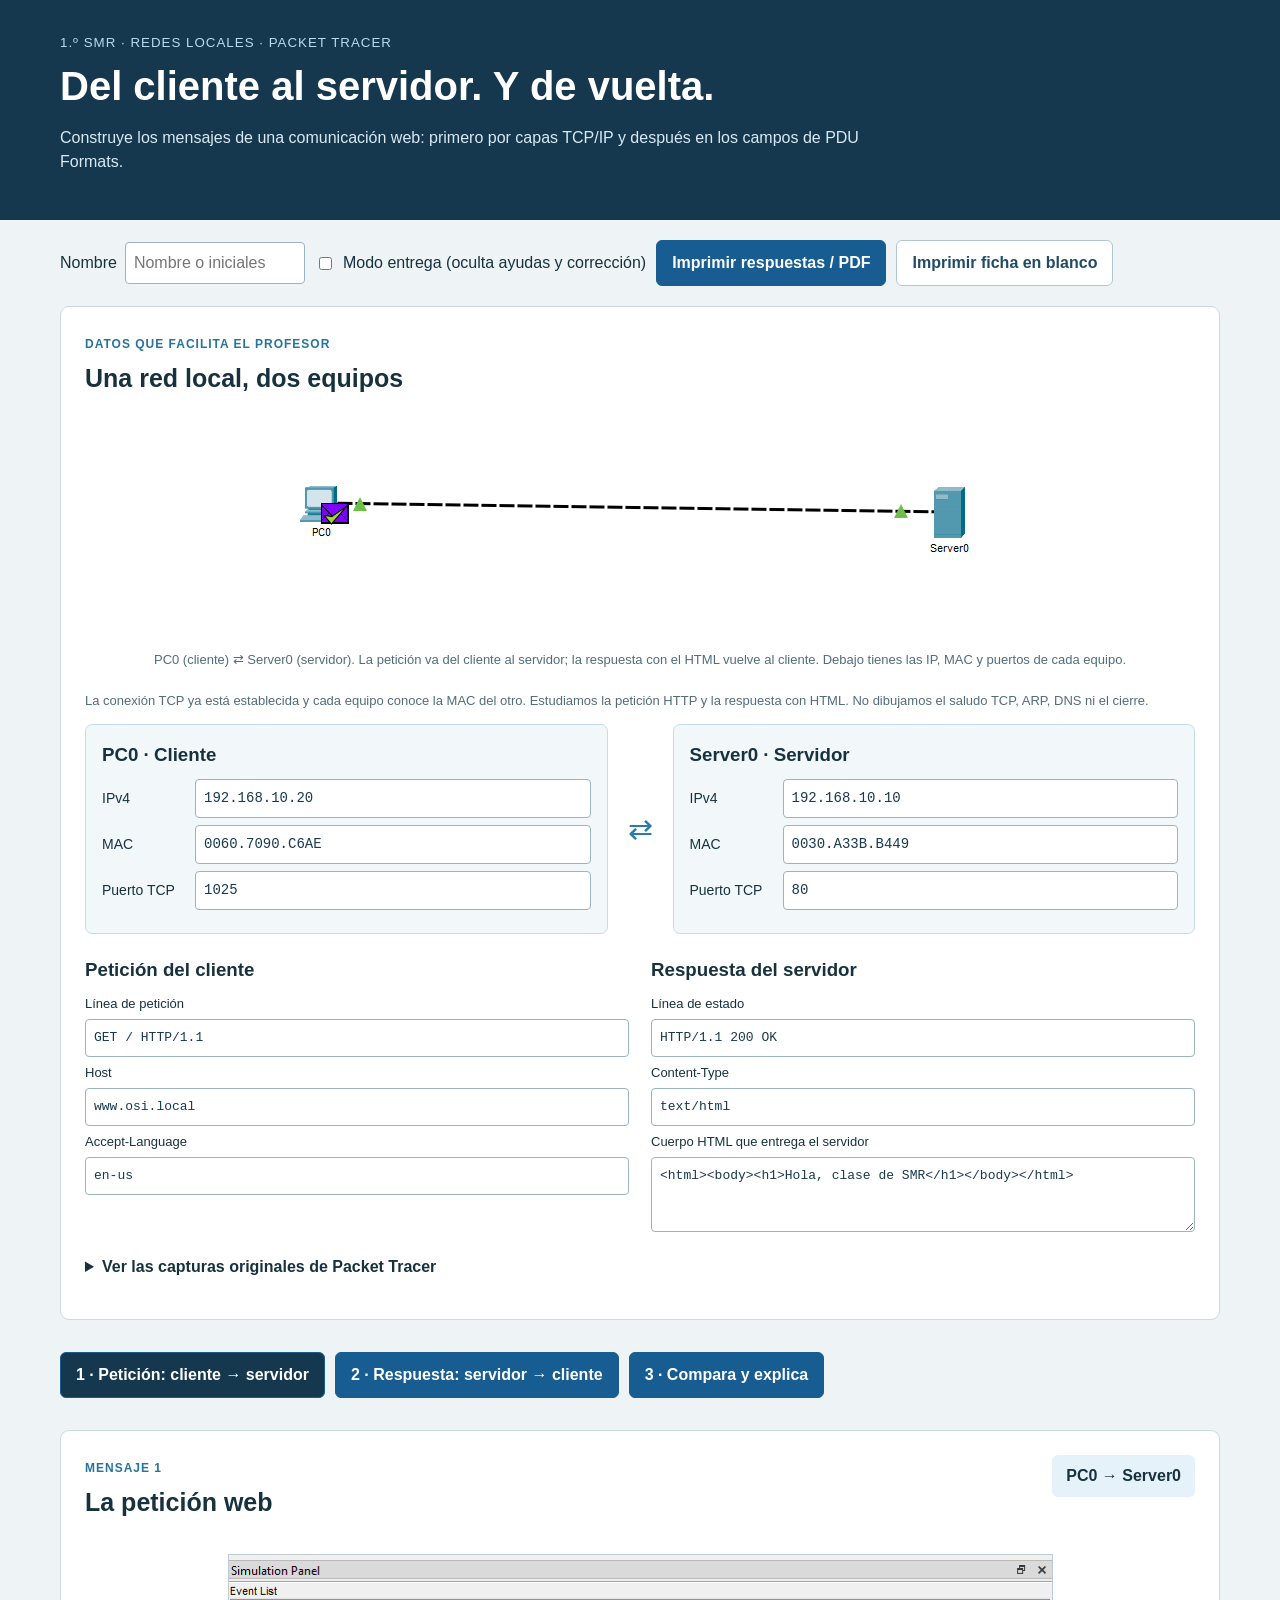
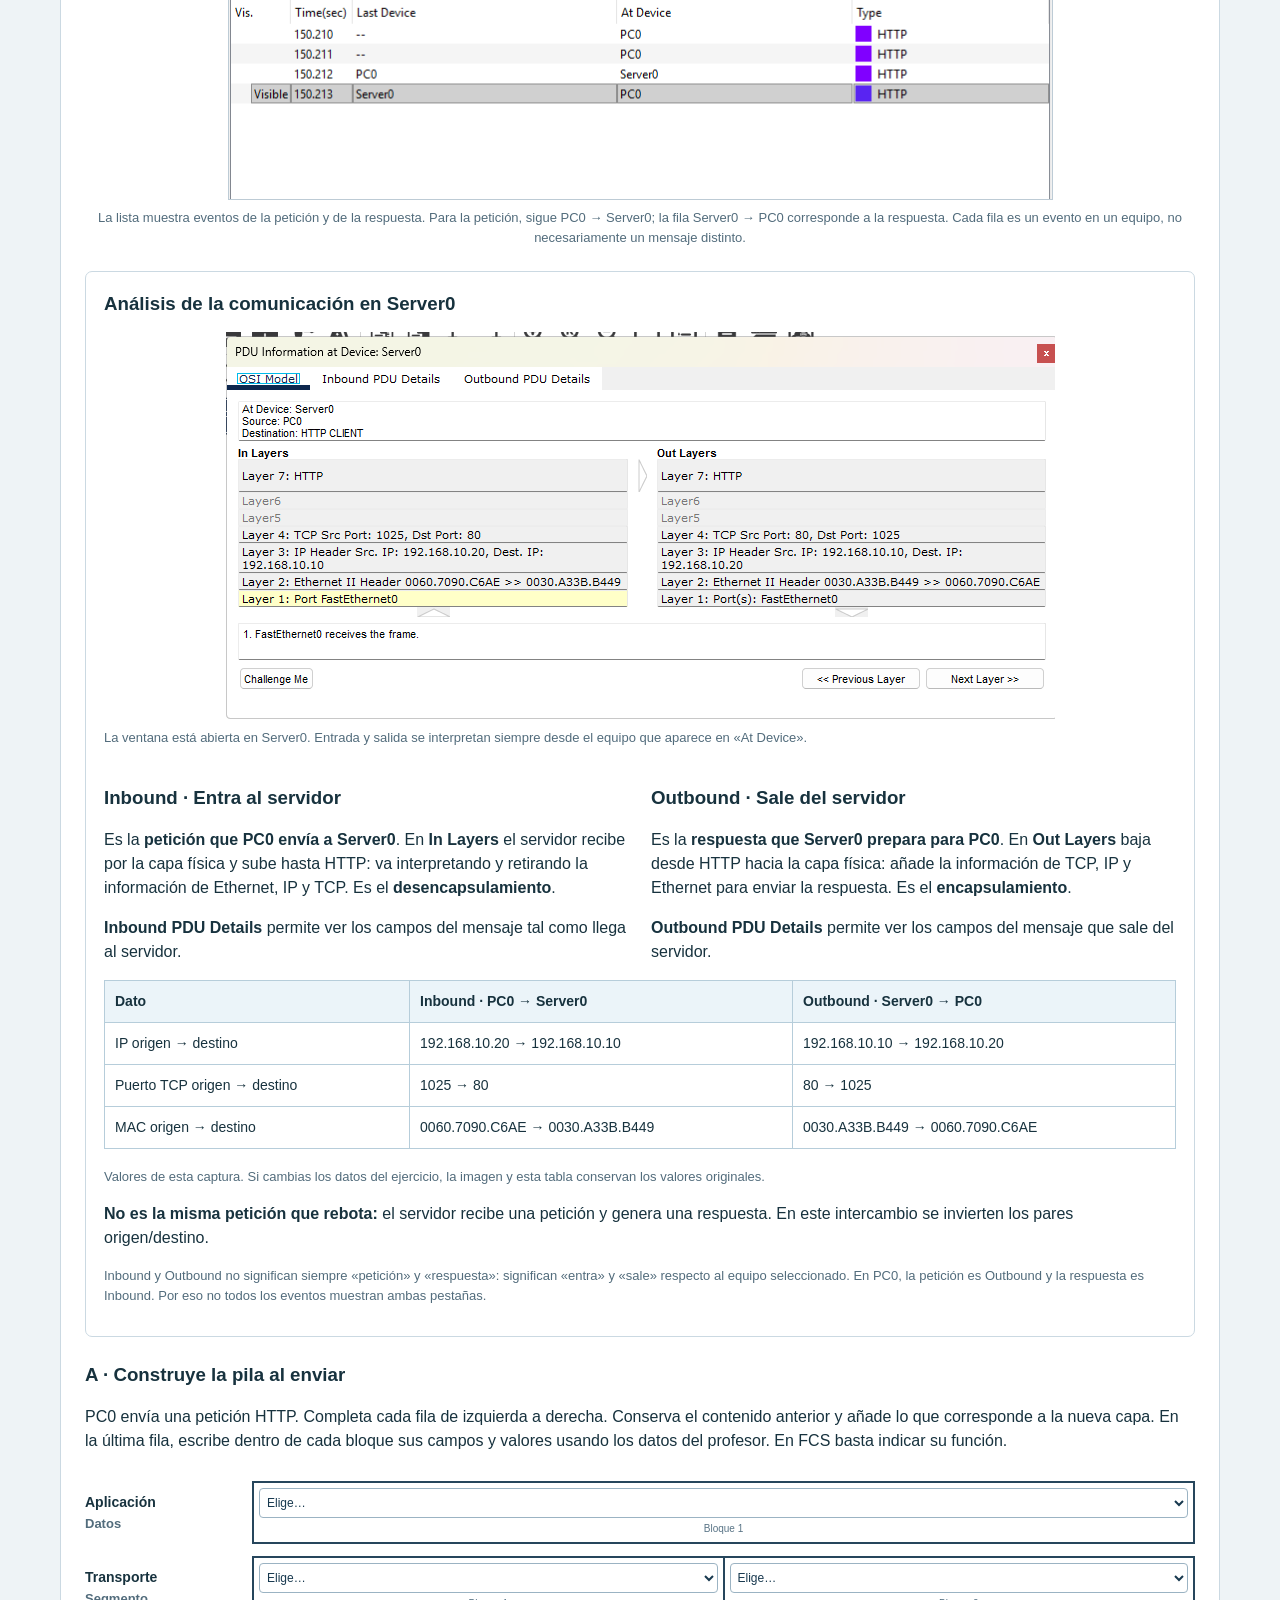
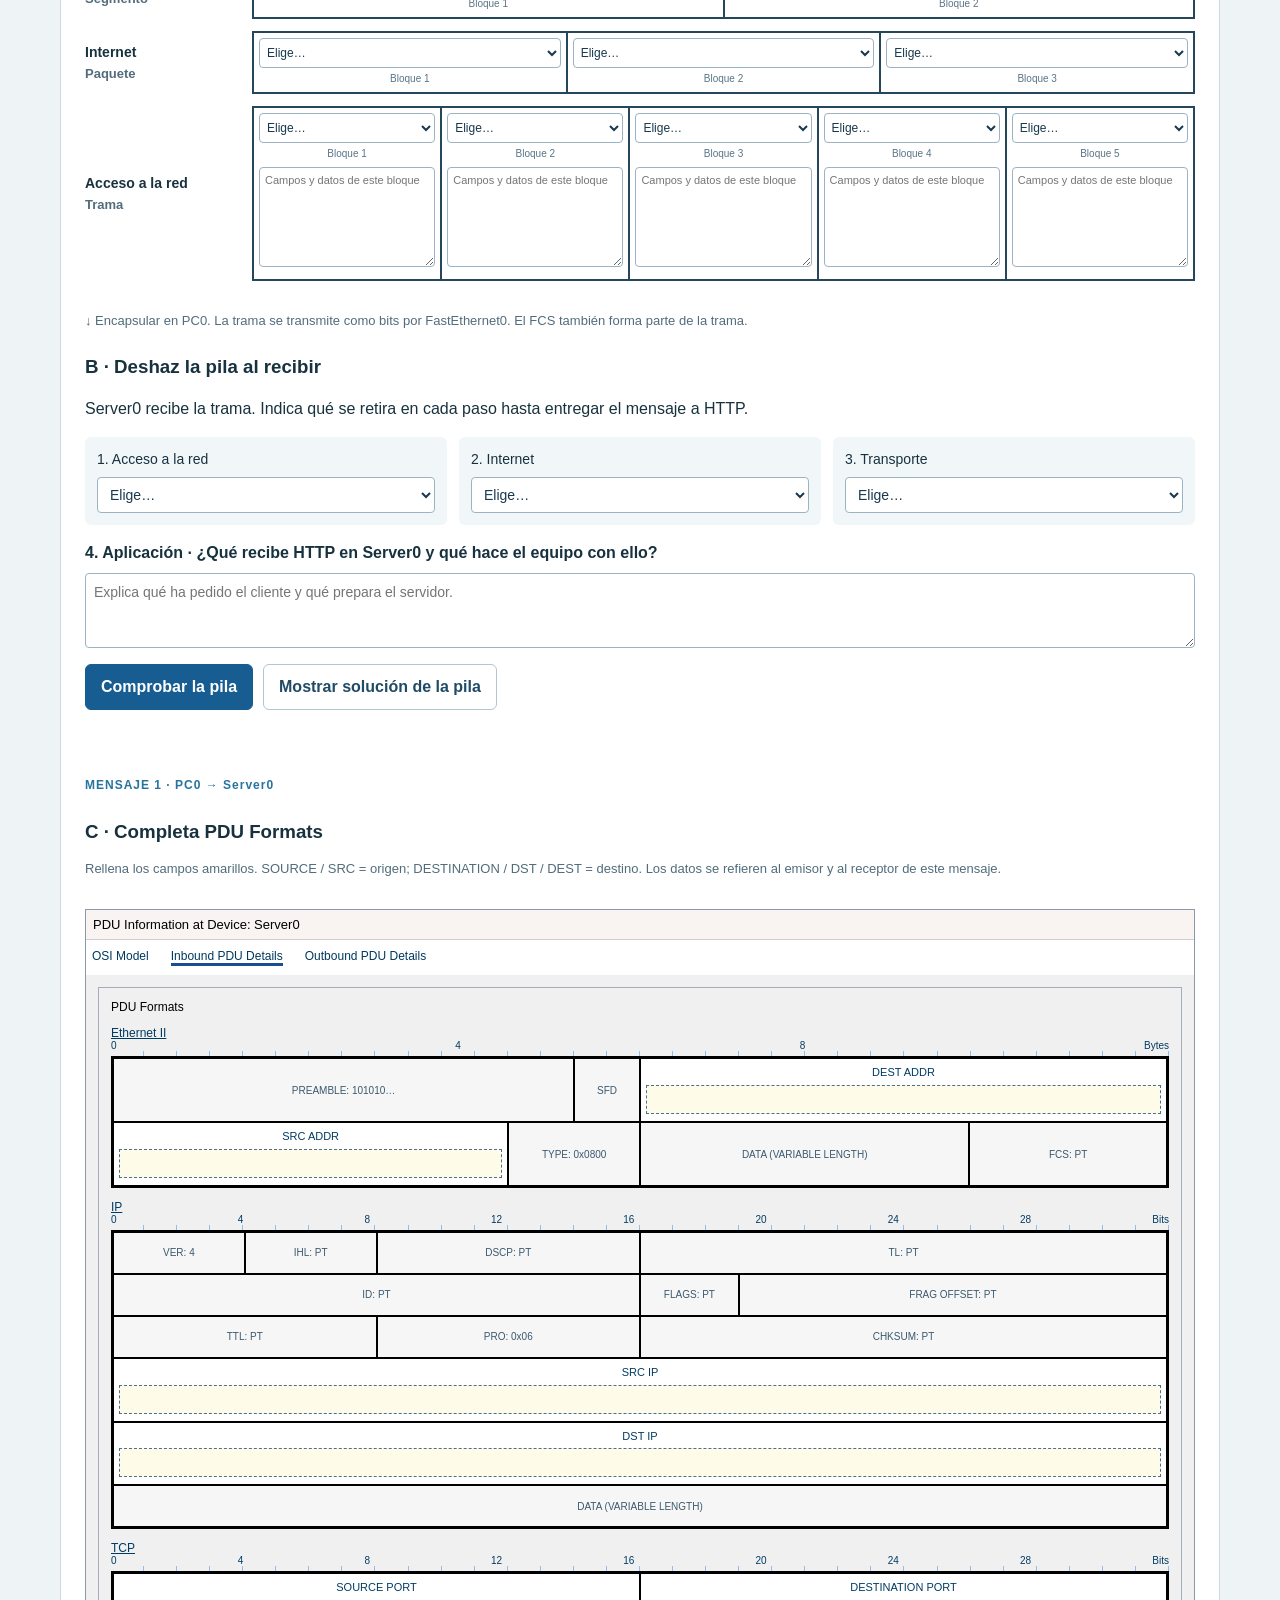
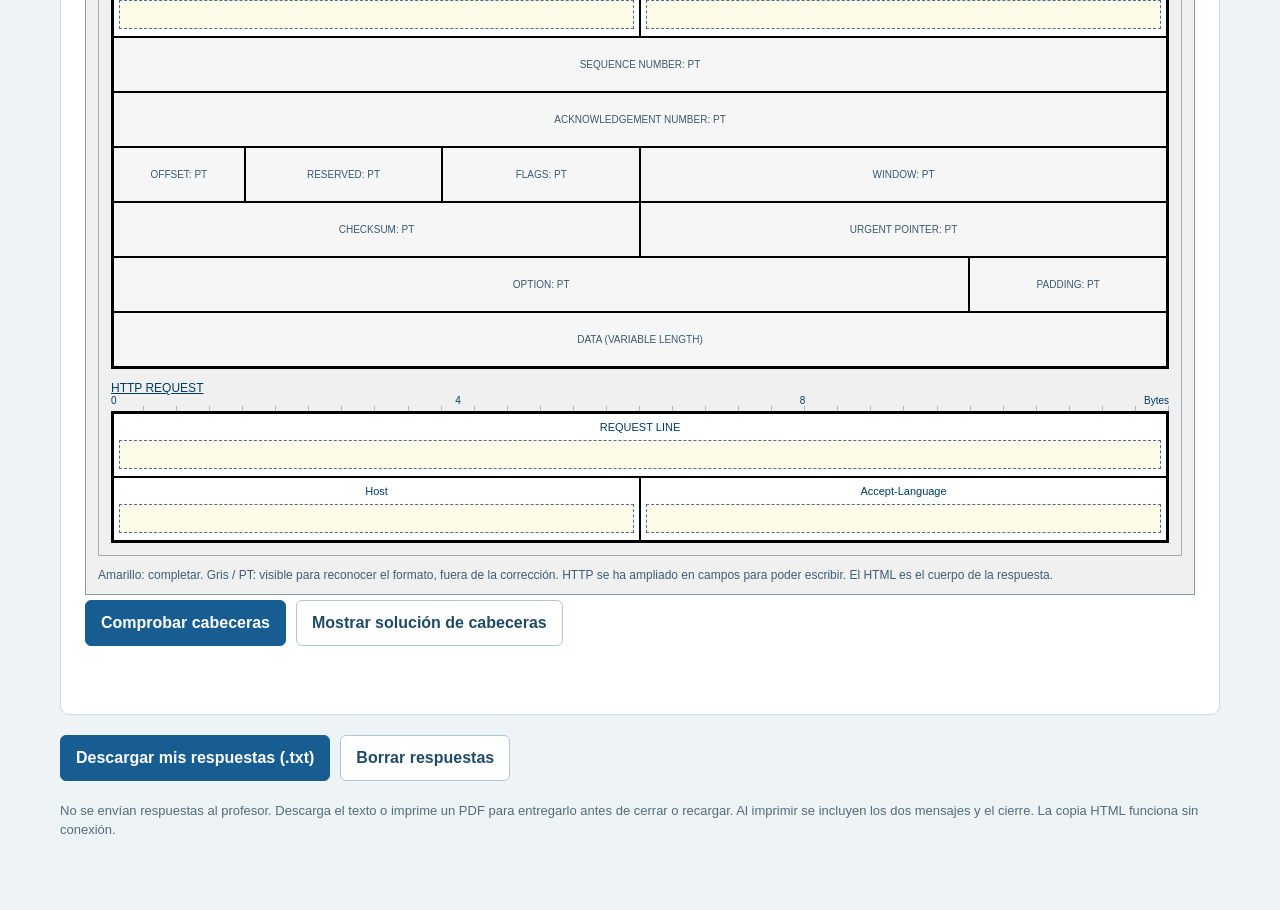
<file: UT2 Arquitectura de redes/TCPIP/index.html>
<!doctype html><html lang="es"><head><meta charset="utf-8"><meta name="viewport" content="width=device-width,initial-scale=1"><title>Del cliente al servidor · Laboratorio de PDU</title><style>
:root{font-family:Arial,sans-serif;color:#17323e;background:#eef3f6;line-height:1.5}*{box-sizing:border-box}body{margin:0}header{background:#15384f;color:white;padding:30px max(22px,calc((100vw - 1160px)/2))}header small{color:#b7daf0;letter-spacing:1px}h1{font-size:clamp(28px,4vw,40px);line-height:1.2;margin:8px 0}header p{max-width:850px;color:#d8e9f3}main{max-width:1200px;margin:auto;padding:20px 20px 50px}h2{margin:5px 0 12px;font-size:25px}h3{margin:22px 0 10px}button,input,select,textarea{font:inherit}button{background:#175d91;color:white;border:1px solid #175d91;border-radius:6px;padding:10px 15px;cursor:pointer;font-weight:bold}button.secondary{background:white;color:#204b67;border-color:#b1c6d5}button:hover{filter:brightness(.94)}button:focus-visible,input:focus-visible,textarea:focus-visible,select:focus-visible,summary:focus-visible{outline:3px solid #db9418;outline-offset:2px}input,textarea,select{border:1px solid #9bb3c3;border-radius:4px;padding:8px;max-width:100%;min-width:0;background:white;color:#18394f}textarea{width:100%;resize:vertical;min-height:75px}button[aria-pressed=true]{background:#15384f;color:white}.panel{padding:24px;background:white;border:1px solid #cbd9e2;border-radius:9px;margin:20px 0}.toolbar,.actions,.tabs{display:flex;gap:10px;align-items:center;flex-wrap:wrap}.toolbar label{display:flex;gap:8px;align-items:center}.toolbar input:not([type=checkbox]){width:180px}.tabs{position:sticky;top:0;background:#eef3f6;z-index:10;padding:12px 0}.badge{font-weight:bold;font-size:12px;letter-spacing:1px;color:#26749e}.subtle{color:#526c7c;font-size:13px}.endpoints{display:grid;grid-template-columns:1fr auto 1fr;gap:20px;align-items:center}.endpoint{background:#f2f7fa;border:1px solid #c7dce9;border-radius:7px;padding:16px}.endpoint h3{margin:0 0 10px}.endpoint div{display:grid;grid-template-columns:85px 1fr;gap:8px;align-items:center;margin:7px 0;font-size:14px}.endpoint input{width:100%;font-family:monospace}.route{font-size:30px;color:#287da8}.httpbank{display:grid;grid-template-columns:1fr 1fr;gap:22px}.httpbank label{display:block;font-size:13px;margin:6px 0}.httpbank input{width:100%;font-family:monospace}.httpbank textarea{font-family:monospace;font-size:13px}.notice{border-top:1px solid #d7e2e9;padding-top:12px;margin-top:18px}details{margin:16px 0}summary{cursor:pointer;font-weight:bold}.teacher{background:#fff8e9;padding:15px;border:1px solid #ddcd9b;border-radius:6px;margin-top:12px;font-size:14px}.references{display:grid;grid-template-columns:1fr 1.5fr;gap:20px}.references img{width:100%;height:auto}.references figure{margin:12px 0}.sheet{display:none}.sheet.active{display:block}.titleline{display:flex;justify-content:space-between;gap:16px;align-items:start}.direction{background:#e5f2fa;border-radius:6px;padding:9px 14px;font-weight:bold}.scroll{overflow-x:auto;padding-bottom:5px}.stack{min-width:760px}.stackrow{display:grid;grid-template-columns:155px 1fr;gap:12px;margin:12px 0;align-items:center}.stackrow strong{font-size:14px}.slots{display:flex}.slot{border:2px solid #26465c;flex:1;min-width:0;padding:5px;min-height:63px}.slot+.slot{border-left:0}.slot select{width:100%;font-size:12px;padding:6px 3px}.blocknotes{font-size:11px;min-height:100px;padding:5px;margin-top:6px;line-height:1.4}.slot small{display:block;font-size:10px;color:#597486;text-align:center;margin-top:3px}.receive{display:grid;grid-template-columns:repeat(3,1fr);gap:12px}.receive label{background:#f1f6f9;padding:12px;border-radius:6px;font-size:14px}.receive select{width:100%;display:block;margin-top:7px}.delivery{display:block;margin:16px 0;font-weight:bold}.delivery textarea{display:block;margin-top:8px;font-size:14px;font-weight:normal}.feedback{font-size:14px;margin:12px 0;min-height:20px}.good{color:#196b47}.bad{color:#a53227}.ok{background:#eaf7ed!important;border-color:#267246!important}.wrong{background:#fff0ea!important;border-color:#b63827!important}.pdu-step{margin-top:30px}.pdubox{background:#f0f0f0;border:1px solid #899ba8;padding:12px;color:black;font:12px Arial,sans-serif;margin-top:18px;min-width:740px}.windowbar{padding:7px;background:#f9f4f2;border-bottom:1px solid #d5cccc;margin:-12px -12px 0;font-size:13px}.pdu-tabs{display:flex;gap:22px;background:white;padding:9px 6px;margin:0 -12px 12px;color:#00395e}.current{border-bottom:3px solid #194e95}.formats{border:1px solid #a5adb6;padding:12px}.pduhead{color:#003b63;text-decoration:underline;margin-top:12px}.ruler{display:flex;justify-content:space-between;color:#003b63;font-size:10px;padding-bottom:5px;background:repeating-linear-gradient(90deg,transparent 0,transparent calc(3.125% - 1px),#91bdf1 calc(3.125% - 1px),#91bdf1 3.125%);background-position:bottom;background-size:100% 5px;background-repeat:no-repeat}.diagram{display:grid;grid-template-columns:repeat(32,minmax(0,1fr));border:2px solid #000;background:white}.cell{border:1.5px solid black;min-height:42px;padding:7px 5px;text-align:center;display:flex;flex-direction:column;justify-content:center;gap:5px;overflow-wrap:anywhere}.cell label{display:block;font-size:11px;line-height:1.25;color:#003b63}.cell input,.cell textarea{width:100%;border:1px dashed #4c708b;border-radius:0;background:#fffbe9;font-family:monospace;font-size:13px;padding:6px 3px;text-align:center}.cell textarea{text-align:left;min-height:70px}.fixed{background:#f6f6f6;color:#3b596f;font-size:10px}.tcp .cell{min-height:55px}.pdubox .legend{color:#405d70;font-size:12px;margin:12px 0 0}.comparison{width:100%;border-collapse:collapse}.comparison td,.comparison th{border:1px solid #b6cdda;padding:10px;font-size:14px;text-align:left}.comparison th{background:#ebf4f9}.comparison input{width:100%}.printvalue,.print-only{display:none}footer{font-size:13px;color:#526c7c;margin:20px 0}body.exam .check,body.exam .solutions,body.exam .hints,body.exam .feedback{display:none}@media(max-width:760px){main{padding:14px 12px}.panel{padding:16px}.endpoints,.httpbank,.receive,.references{grid-template-columns:1fr}.route{text-align:center;transform:rotate(90deg)}.titleline{display:block}.direction{display:inline-block;margin:8px 0}.tabs{position:static}}
@page{size:A4 landscape;margin:12mm}@media print{body{background:white;font-size:11px;color:black}header{background:white;color:black;padding:0}header small,header p{color:black}header h1{font-size:22px}header p{font-size:11px}main{padding:0;max-width:none}.toolbar,.tabs,.actions,.references-wrap,.teacher-wrap,footer,.hints,.solutions,.feedback{display:none!important}.sheet,.sheet.active{display:block}.panel{padding:10px;border:1px solid #aaa;margin:10px 0}.sheet{break-before:page}.pdu-step{break-before:page;margin:0}.scroll{overflow:visible}.pdubox{min-width:0;padding:8px;margin-top:8px}.formats{padding:6px}.cell{min-height:20px;padding:2px;gap:1px}.tcp .cell{min-height:22px}.cell label{font-size:9px}.fixed{font-size:8px}.pduhead{margin-top:5px}.cell input,.cell textarea,select,input,textarea{display:none!important}.printvalue{display:block;white-space:pre-wrap;overflow-wrap:anywhere;min-height:16px;font-family:monospace;font-size:11px;color:black}.slot .printvalue{font-size:10px}.slot:has(.blocknotes){min-height:94px}.cell .printvalue{min-height:13px;font-size:10px}.cell.bodycell .printvalue{min-height:40px}.stack{min-width:0}.stackrow{margin:8px 0}.delivery .printvalue{min-height:40px;border-bottom:1px solid #aaa}.print-only{display:block}.endpoints{grid-template-columns:1fr auto 1fr}.httpbank{grid-template-columns:1fr 1fr}.endpoint{padding:8px}.endpoint div{margin:3px 0}.bank-panel{break-inside:avoid}.bank-panel h2{font-size:20px}.windowbar{margin:-8px -8px 0}.pdu-tabs{margin:0 -8px 6px;padding:5px}.ruler{font-size:8px}.legend{font-size:9px!important}.closing{break-before:page}.titleline h2{font-size:20px}.pdu-step h3{margin-top:0}.httpbank label{margin:2px 0}.notice{margin:10px 0;padding:6px 0}.subtle{font-size:11px}}
</style></head><body><header><small>1.º SMR · REDES LOCALES · PACKET TRACER</small><h1>Del cliente al servidor. Y de vuelta.</h1><p>Construye los mensajes de una comunicación web: primero por capas TCP/IP y después en los campos de PDU Formats.</p></header><main><div class="toolbar"><label>Nombre <input id="student" placeholder="Nombre o iniciales"></label><label><input type="checkbox" id="exam"> Modo entrega (oculta ayudas y corrección)</label><button id="printAnswers">Imprimir respuestas / PDF</button><button class="secondary" id="printBlank">Imprimir ficha en blanco</button></div><p id="printname" class="print-only"></p>
<section class="panel bank-panel"><span class="badge">DATOS QUE FACILITA EL PROFESOR</span><h2>Una red local, dos equipos</h2><figure class="network-topology" style="margin:18px 0 22px;text-align:center;break-inside:avoid"><img src="[data-uri]" alt="Topología de Packet Tracer: PC0, el cliente, conectado directamente a Server0. Un sobre junto a PC0 representa el mensaje que se va a transmitir." width="779" height="234" style="display:block;width:100%;max-width:779px;height:auto;margin:0 auto"><figcaption class="subtle">PC0 (cliente) ⇄ Server0 (servidor). La petición va del cliente al servidor; la respuesta con el HTML vuelve al cliente. Debajo tienes las IP, MAC y puertos de cada equipo.</figcaption></figure><p class="subtle">La conexión TCP ya está establecida y cada equipo conoce la MAC del otro. Estudiamos la petición HTTP y la respuesta con HTML. No dibujamos el saludo TCP, ARP, DNS ni el cierre.</p><div class="endpoints"><div class="endpoint"><h3>PC0 · Cliente</h3><div><label for="clientIP">IPv4</label><input id="clientIP" data-bank value="192.168.10.20"></div><div><label for="clientMAC">MAC</label><input id="clientMAC" data-bank value="0060.7090.C6AE"></div><div><label for="clientPort">Puerto TCP</label><input id="clientPort" data-bank value="1025"></div></div><div class="route" aria-label="Comunicación en ambos sentidos">⇄</div><div class="endpoint"><h3>Server0 · Servidor</h3><div><label for="serverIP">IPv4</label><input id="serverIP" data-bank value="192.168.10.10"></div><div><label for="serverMAC">MAC</label><input id="serverMAC" data-bank value="0030.A33B.B449"></div><div><label for="serverPort">Puerto TCP</label><input id="serverPort" data-bank value="80"></div></div></div>
<div class="httpbank"><div><h3>Petición del cliente</h3><label for="requestLine">Línea de petición</label><input id="requestLine" data-bank value="GET / HTTP/1.1"><label for="host">Host</label><input id="host" data-bank value="www.osi.local"><label for="language">Accept-Language</label><input id="language" data-bank value="en-us"></div><div><h3>Respuesta del servidor</h3><label for="responseLine">Línea de estado</label><input id="responseLine" data-bank value="HTTP/1.1 200 OK"><label for="contentType">Content-Type</label><input id="contentType" data-bank value="text/html"><label for="html">Cuerpo HTML que entrega el servidor</label><textarea id="html" data-bank spellcheck="false">&lt;html&gt;&lt;body&gt;&lt;h1&gt;Hola, clase de SMR&lt;/h1&gt;&lt;/body&gt;&lt;/html&gt;</textarea></div></div><details class="references-wrap"><summary>Ver las capturas originales de Packet Tracer</summary><div class="references"><figure><img src="[data-uri]" alt="OSI Model en Server0: HTTP, TCP, IP, Ethernet y FastEthernet0 en entrada y salida"><figcaption>OSI Model: entrada y salida en el servidor.</figcaption></figure><figure><img src="[data-uri]" alt="PDU Formats de la petición recibida por Server0 con Ethernet II, IP, TCP y HTTP"><figcaption>Inbound PDU Details: formato de la petición.</figcaption></figure></div></details></section>
<nav class="tabs" aria-label="Mensaje que quieres trabajar"><button data-view="request" aria-pressed="true">1 · Petición: cliente → servidor</button><button data-view="response" aria-pressed="false">2 · Respuesta: servidor → cliente</button><button data-view="closing" aria-pressed="false">3 · Compara y explica</button></nav><div id="worksheets"></div><section class="sheet panel closing" id="closing"><span class="badge">CIERRE DE LA PRÁCTICA</span><h2>¿Qué ha cambiado al responder?</h2><p>Completa con tus palabras. Estas respuestas las revisa el profesor.</p><table class="comparison"><thead><tr><th>Información</th><th>¿Qué ocurre entre petición y respuesta?</th></tr></thead><tbody><tr><td>IP origen y destino</td><td><input data-answer aria-label="Cambio en las IP"></td></tr><tr><td>MAC origen y destino</td><td><input data-answer aria-label="Cambio en las MAC"></td></tr><tr><td>Puertos TCP origen y destino</td><td><input data-answer aria-label="Cambio en los puertos TCP"></td></tr><tr><td>Contenido HTTP</td><td><input data-answer aria-label="Cambio en el contenido HTTP"></td></tr></tbody></table><label class="delivery">Si HTTP pide la página, ¿por qué necesita TCP, IP y Ethernet?<textarea data-answer></textarea></label><label class="delivery">¿Host y Accept-Language son la página HTML? Explica la diferencia.<textarea data-answer></textarea></label></section><div class="actions"><button id="download">Descargar mis respuestas (.txt)</button><button class="secondary" id="reset">Borrar respuestas</button></div><footer>No se envían respuestas al profesor. Descarga el texto o imprime un PDF para entregarlo antes de cerrar o recargar. Al imprimir se incluyen los dos mensajes y el cierre. La copia HTML funciona sin conexión.</footer></main><script>
const $=s=>document.querySelector(s),$$=s=>[...document.querySelectorAll(s)];
const blocks=['Cabecera Ethernet','Cabecera IP','Cabecera TCP','Mensaje HTTP','FCS'];
const expectedStack=[['Mensaje HTTP'],['Cabecera TCP','Mensaje HTTP'],['Cabecera IP','Cabecera TCP','Mensaje HTTP'],['Cabecera Ethernet','Cabecera IP','Cabecera TCP','Mensaje HTTP','FCS']];
const layerNames=['Aplicación','Transporte','Internet','Acceso a la red'];
function sel(id,items,expect){return `<select id="${id}" data-answer data-expected="${expect}" aria-label="${id.includes('stack')?(id.startsWith('request')?'Petición':'Respuesta')+' · '+layerNames[+id.split('-')[2]]+' · bloque '+(+id.split('-')[3]+1):(id.startsWith('request')?'Petición':'Respuesta')+' · desencapsular paso '+(+id.split('-')[2]+1)}"><option value="">Elige…</option>${items.map(v=>'<option>'+v+'</option>').join('')}</select>`}
function field(id,label,key,width=32){return `<div class="cell" style="grid-column:span ${width}"><label for="${id}">${label}</label><input id="${id}" data-answer data-key="${key}" autocomplete="off" spellcheck="false"></div>`}
function fixed(label,width=32){return `<div class="cell fixed" style="grid-column:span ${width}">${label}</div>`}
function ruler(unit){if(unit==='Bytes')return '<div class="ruler"><span>0</span><span>4</span><span>8</span><span>Bytes</span></div>';return `<div class="ruler"><span>0</span><span>4</span><span>8</span><span>12</span><span>16</span><span>20</span><span>24</span><span>28</span><span>${unit}</span></div>`}
function buildSheet(dir){const req=dir==='request',from=req?'PC0':'Server0',to=req?'Server0':'PC0',src=req?'client':'server',dst=req?'server':'client';return `<section class="sheet panel ${req?'active':''}" id="${dir}"><div class="titleline"><div><span class="badge">MENSAJE ${req?'1':'2'}</span><h2>${req?'La petición web':'La respuesta con HTML'}</h2></div><div class="direction">${from} → ${to}</div></div><div class="stack-step"><h3>A · Construye la pila al enviar</h3><p>${from} envía ${req?'una petición HTTP':'una respuesta HTTP con el HTML'}. Completa cada fila de izquierda a derecha. Conserva el contenido anterior y añade lo que corresponde a la nueva capa. En la última fila, escribe dentro de cada bloque sus campos y valores usando los datos del profesor. En FCS basta indicar su función.</p><div class="scroll"><div class="stack">${expectedStack.map((row,i)=>`<div class="stackrow"><strong>${layerNames[i]}<br><span class="subtle">${['Datos','Segmento','Paquete','Trama'][i]}</span></strong><div class="slots">${row.map((ex,j)=>`<div class="slot">${sel(`${dir}-stack-${i}-${j}`,blocks,ex)}<small>Bloque ${j+1}</small>${i===3?`<textarea class="blocknotes" data-answer id="${dir}-block-info-${j}" aria-label="Contenido del bloque ${j+1} de la trama ${dir}" placeholder="Campos y datos de este bloque"></textarea>`:""}</div>`).join('')}</div></div>`).join('')}</div></div><p class="subtle">↓ Encapsular en ${from}. La trama se transmite como bits por FastEthernet0. El FCS también forma parte de la trama.</p><h3>B · Deshaz la pila al recibir</h3><p>${to} recibe la trama. Indica qué se retira en cada paso hasta entregar el mensaje a HTTP.</p><div class="receive">${['Acceso a la red','Internet','Transporte'].map((layer,i)=>`<label>${i+1}. ${layer}${sel(`${dir}-receive-${i}`,['Cabecera Ethernet y FCS','Cabecera IP','Cabecera TCP','Mensaje HTTP'],['Cabecera Ethernet y FCS','Cabecera IP','Cabecera TCP'][i])}</label>`).join('')}</div><label class="delivery">4. Aplicación · ¿Qué recibe HTTP en ${to} y qué hace el equipo con ello?<textarea id="${dir}-delivery" data-answer placeholder="${req?'Explica qué ha pedido el cliente y qué prepara el servidor.':'Explica qué contiene la respuesta y qué hace el navegador.'}"></textarea></label><div class="actions"><button class="check" data-check="${dir}-stack">Comprobar la pila</button><button class="secondary solutions" data-solve="${dir}-stack">Mostrar solución de la pila</button></div><div class="feedback" id="${dir}-stack-feedback" role="status" aria-live="polite"></div></div>
<div class="pdu-step"><span class="badge">MENSAJE ${req?'1':'2'} · ${from} → ${to}</span><h3>C · Completa PDU Formats</h3><p class="subtle">Rellena los campos amarillos. SOURCE / SRC = origen; DESTINATION / DST / DEST = destino. Los datos se refieren al emisor y al receptor de este mensaje.</p><div class="scroll"><div class="pdubox"><div class="windowbar">PDU Information at Device: ${to}</div><div class="pdu-tabs"><span>OSI Model</span><span class="current">Inbound PDU Details</span><span>Outbound PDU Details</span></div><div class="formats"><span>PDU Formats</span><div class="pduhead">Ethernet II</div>${ruler('Bytes')}<div class="diagram ethernet">${fixed('PREAMBLE: 101010…',14)}${fixed('SFD',2)}${field(dir+'-eth-dst','DEST ADDR',dst+'MAC',16)}${field(dir+'-eth-src','SRC ADDR',src+'MAC',12)}${fixed('TYPE: 0x0800',4)}${fixed('DATA (VARIABLE LENGTH)',10)}${fixed('FCS: PT',6)}</div><div class="pduhead">IP</div>${ruler('Bits')}<div class="diagram ip">${fixed('VER: 4',4)}${fixed('IHL: PT',4)}${fixed('DSCP: PT',8)}${fixed('TL: PT',16)}${fixed('ID: PT',16)}${fixed('FLAGS: PT',3)}${fixed('FRAG OFFSET: PT',13)}${fixed('TTL: PT',8)}${fixed('PRO: 0x06',8)}${fixed('CHKSUM: PT',16)}${field(dir+'-ip-src','SRC IP',src+'IP')}${field(dir+'-ip-dst','DST IP',dst+'IP')}${fixed('DATA (VARIABLE LENGTH)')}</div><div class="pduhead">TCP</div>${ruler('Bits')}<div class="diagram tcp">${field(dir+'-tcp-src','SOURCE PORT',src+'Port',16)}${field(dir+'-tcp-dst','DESTINATION PORT',dst+'Port',16)}${fixed('SEQUENCE NUMBER: PT')}${fixed('ACKNOWLEDGEMENT NUMBER: PT')}${fixed('OFFSET: PT',4)}${fixed('RESERVED: PT',6)}${fixed('FLAGS: PT',6)}${fixed('WINDOW: PT',16)}${fixed('CHECKSUM: PT',16)}${fixed('URGENT POINTER: PT',16)}${fixed('OPTION: PT',26)}${fixed('PADDING: PT',6)}${fixed('DATA (VARIABLE LENGTH)')}</div><div class="pduhead">HTTP ${req?'REQUEST':'RESPONSE'}</div>${ruler('Bytes')}<div class="diagram http">${req?field(dir+'-http-line','REQUEST LINE','requestLine')+field(dir+'-host','Host','host',16)+field(dir+'-language','Accept-Language','language',16):field(dir+'-http-line','STATUS LINE','responseLine')+field(dir+'-content-type','Content-Type','contentType')+`<div class="cell bodycell" style="grid-column:span 32"><label for="${dir}-body">BODY · cuerpo HTML (no es una cabecera)</label><textarea id="${dir}-body" data-answer data-key="html" spellcheck="false"></textarea></div>`}</div></div><p class="legend">Amarillo: completar. Gris / PT: visible para reconocer el formato, fuera de la corrección. HTTP se ha ampliado en campos para poder escribir. El HTML es el cuerpo de la respuesta.</p></div></div><div class="actions"><button class="check" data-check="${dir}-pdu">Comprobar cabeceras</button><button class="secondary solutions" data-solve="${dir}-pdu">Mostrar solución de cabeceras</button></div><div class="feedback" id="${dir}-pdu-feedback" role="status" aria-live="polite"></div></div></section>`}
$('#worksheets').innerHTML=buildSheet('request')+buildSheet('response');
$('#request .titleline').insertAdjacentHTML('afterend',"<figure class=\"http-event-list\" style=\"margin:20px 0;text-align:center;break-inside:avoid\"><img src=\"[data-uri]\" alt=\"Lista de eventos HTTP de Packet Tracer: creación en PC0, llegada a Server0 y respuesta que regresa a PC0.\" width=\"825\" height=\"245\" style=\"display:block;width:100%;max-width:825px;height:auto;margin:0 auto;border:1px solid #bdcbd5\"><figcaption class=\"subtle\" style=\"margin-top:8px\">La lista muestra eventos de la petición y de la respuesta. Para la petición, sigue PC0 → Server0; la fila Server0 → PC0 corresponde a la respuesta. Cada fila es un evento en un equipo, no necesariamente un mensaje distinto.</figcaption></figure>");
document.querySelector('#request .http-event-list').insertAdjacentHTML('afterend',"<section class=\"inbound-outbound\" aria-labelledby=\"inout-title\" style=\"margin:24px 0;padding:18px;border:1px solid #cbd9e2;border-radius:7px;break-inside:avoid\">\n<h3 id=\"inout-title\" style=\"margin-top:0\">Análisis de la comunicación en Server0</h3>\n<figure style=\"margin:14px 0\"><img src=\"[data-uri]\" alt=\"OSI Model en Server0: In Layers muestra la petición de PC0 con puerto origen 1025 y destino 80; Out Layers muestra la respuesta con puerto origen 80 y destino 1025.\" width=\"829\" height=\"388\" style=\"display:block;width:100%;max-width:829px;height:auto;margin:0 auto\"><figcaption class=\"subtle\" style=\"margin-top:8px\">La ventana está abierta en Server0. Entrada y salida se interpretan siempre desde el equipo que aparece en «At Device».</figcaption></figure>\n<div class=\"httpbank\"><div><h3>Inbound · Entra al servidor</h3><p>Es la <strong>petición que PC0 envía a Server0</strong>. En <strong>In Layers</strong> el servidor recibe por la capa física y sube hasta HTTP: va interpretando y retirando la información de Ethernet, IP y TCP. Es el <strong>desencapsulamiento</strong>.</p><p><strong>Inbound PDU Details</strong> permite ver los campos del mensaje tal como llega al servidor.</p></div><div><h3>Outbound · Sale del servidor</h3><p>Es la <strong>respuesta que Server0 prepara para PC0</strong>. En <strong>Out Layers</strong> baja desde HTTP hacia la capa física: añade la información de TCP, IP y Ethernet para enviar la respuesta. Es el <strong>encapsulamiento</strong>.</p><p><strong>Outbound PDU Details</strong> permite ver los campos del mensaje que sale del servidor.</p></div></div>\n<div class=\"scroll\"><table class=\"comparison\"><thead><tr><th>Dato</th><th>Inbound · PC0 → Server0</th><th>Outbound · Server0 → PC0</th></tr></thead><tbody><tr><td>IP origen → destino</td><td>192.168.10.20 → 192.168.10.10</td><td>192.168.10.10 → 192.168.10.20</td></tr><tr><td>Puerto TCP origen → destino</td><td>1025 → 80</td><td>80 → 1025</td></tr><tr><td>MAC origen → destino</td><td>0060.7090.C6AE → 0030.A33B.B449</td><td>0030.A33B.B449 → 0060.7090.C6AE</td></tr></tbody></table></div>\n<p class=\"subtle\">Valores de esta captura. Si cambias los datos del ejercicio, la imagen y esta tabla conservan los valores originales.</p>\n<p><strong>No es la misma petición que rebota:</strong> el servidor recibe una petición y genera una respuesta. En este intercambio se invierten los pares origen/destino.</p>\n<p class=\"subtle\">Inbound y Outbound no significan siempre «petición» y «respuesta»: significan «entra» y «sale» respecto al equipo seleccionado. En PC0, la petición es Outbound y la respuesta es Inbound. Por eso no todos los eventos muestran ambas pestañas.</p></section>");
function inputs(scope){const [dir,type]=scope.split('-');return type==='stack'?$$(`#${dir} select[data-expected]`):$$(`#${dir} [data-key]`)}
function expected(el){return el.dataset.key?$('#'+el.dataset.key).value:el.dataset.expected}
function normalize(v,key){v=v.trim();if(key?.endsWith('MAC'))return v.replace(/[.:\s-]/g,'').toUpperCase();if(['host','language','contentType'].includes(key))return v.toLowerCase();if(key==='html')return v.replace(/>\s+</g,'><');return v.replace(/\s+/g,' ')}
function check(scope){let count=0,fields=inputs(scope);fields.forEach(el=>{let ok=normalize(el.value,el.dataset.key)===normalize(expected(el),el.dataset.key);el.classList.toggle('ok',ok);el.classList.toggle('wrong',!ok);el.setAttribute('aria-invalid',String(!ok));count+=ok});const out=$('#'+scope+'-feedback');out.className='feedback '+(count===fields.length?'good':'bad');out.textContent=`${count} de ${fields.length} campos correctos. `+(count===fields.length?'Los datos y su posición coinciden.':'Revisa los campos marcados y el sentido de la comunicación.');if(scope.endsWith('stack'))out.textContent+=' El contenido escrito dentro de los bloques y la explicación de Aplicación los revisa el profesor.'}
$$('[data-check]').forEach(b=>b.onclick=()=>check(b.dataset.check));$$('[data-solve]').forEach(b=>b.onclick=()=>{if(confirm('Se completará esta parte con la solución. ¿Quieres verla?')){inputs(b.dataset.solve).forEach(el=>el.value=expected(el));check(b.dataset.solve)}});
function cleanFeedback(){$$('[data-answer]').forEach(x=>{x.classList.remove('ok','wrong');x.removeAttribute('aria-invalid')});$$('.feedback').forEach(x=>x.textContent='')}
$$('[data-answer],[data-bank]').forEach(el=>el.addEventListener('input',cleanFeedback));
$$('[data-view]').forEach(b=>b.onclick=()=>{$$('.sheet').forEach(x=>x.classList.toggle('active',x.id===b.dataset.view));$$('[data-view]').forEach(x=>x.setAttribute('aria-pressed',String(x===b)))});
$('#exam').onchange=()=>{document.body.classList.toggle('exam',$('#exam').checked);cleanFeedback();$$('.solutions,.hints').forEach(x=>x.open=false)};
let blankPrint=false;
function preparePrint(){$$('.printvalue').forEach(x=>x.remove());$('#printname').textContent='Nombre: '+(blankPrint?'________________________':($('#student').value||'________________________'));$$('input:not([type=checkbox]),select,textarea').forEach(el=>{if(el.id==='student')return;const out=document.createElement('span');out.className='printvalue';out.textContent=blankPrint&&el.hasAttribute('data-answer')?'':el.value;el.insertAdjacentElement('afterend',out)})}
window.addEventListener('beforeprint',preparePrint);window.addEventListener('afterprint',()=>{blankPrint=false});$('#printAnswers').onclick=()=>{blankPrint=false;preparePrint();window.print()};$('#printBlank').onclick=()=>{blankPrint=true;preparePrint();window.print()};
$('#reset').onclick=()=>{if(confirm('¿Borrar las respuestas? Se conservarán los datos del profesor.')){$$('[data-answer]').forEach(x=>x.value='');cleanFeedback()}};
$('#download').onclick=()=>{const lines=['LABORATORIO DE PDU','Nombre: '+$('#student').value,'','DATOS DEL EJERCICIO'];$$('[data-bank]').forEach(el=>lines.push((document.querySelector(`label[for="${el.id}"]`)?.textContent||el.id)+' ['+el.id+']: '+el.value));for(const dir of ['request','response','closing']){lines.push('\n'+({request:'PETICIÓN · CLIENTE → SERVIDOR',response:'RESPUESTA · SERVIDOR → CLIENTE',closing:'COMPARA Y EXPLICA'}[dir]));$$(`#${dir} [data-answer]`).forEach(el=>{const label=document.querySelector(`label[for="${el.id}"]`)?.textContent||el.closest('label')?.childNodes[0]?.textContent||el.getAttribute('aria-label')||el.id;lines.push(label.trim()+': '+(el.value||'(sin respuesta)'))})}const blob=new Blob(['\ufeff'+lines.join('\n')],{type:'text/plain;charset=utf-8'}),url=URL.createObjectURL(blob),a=document.createElement('a');a.href=url;a.download='Mis_respuestas_PDU.txt';a.click();setTimeout(()=>URL.revokeObjectURL(url),1000)};
</script></body></html>
</file>
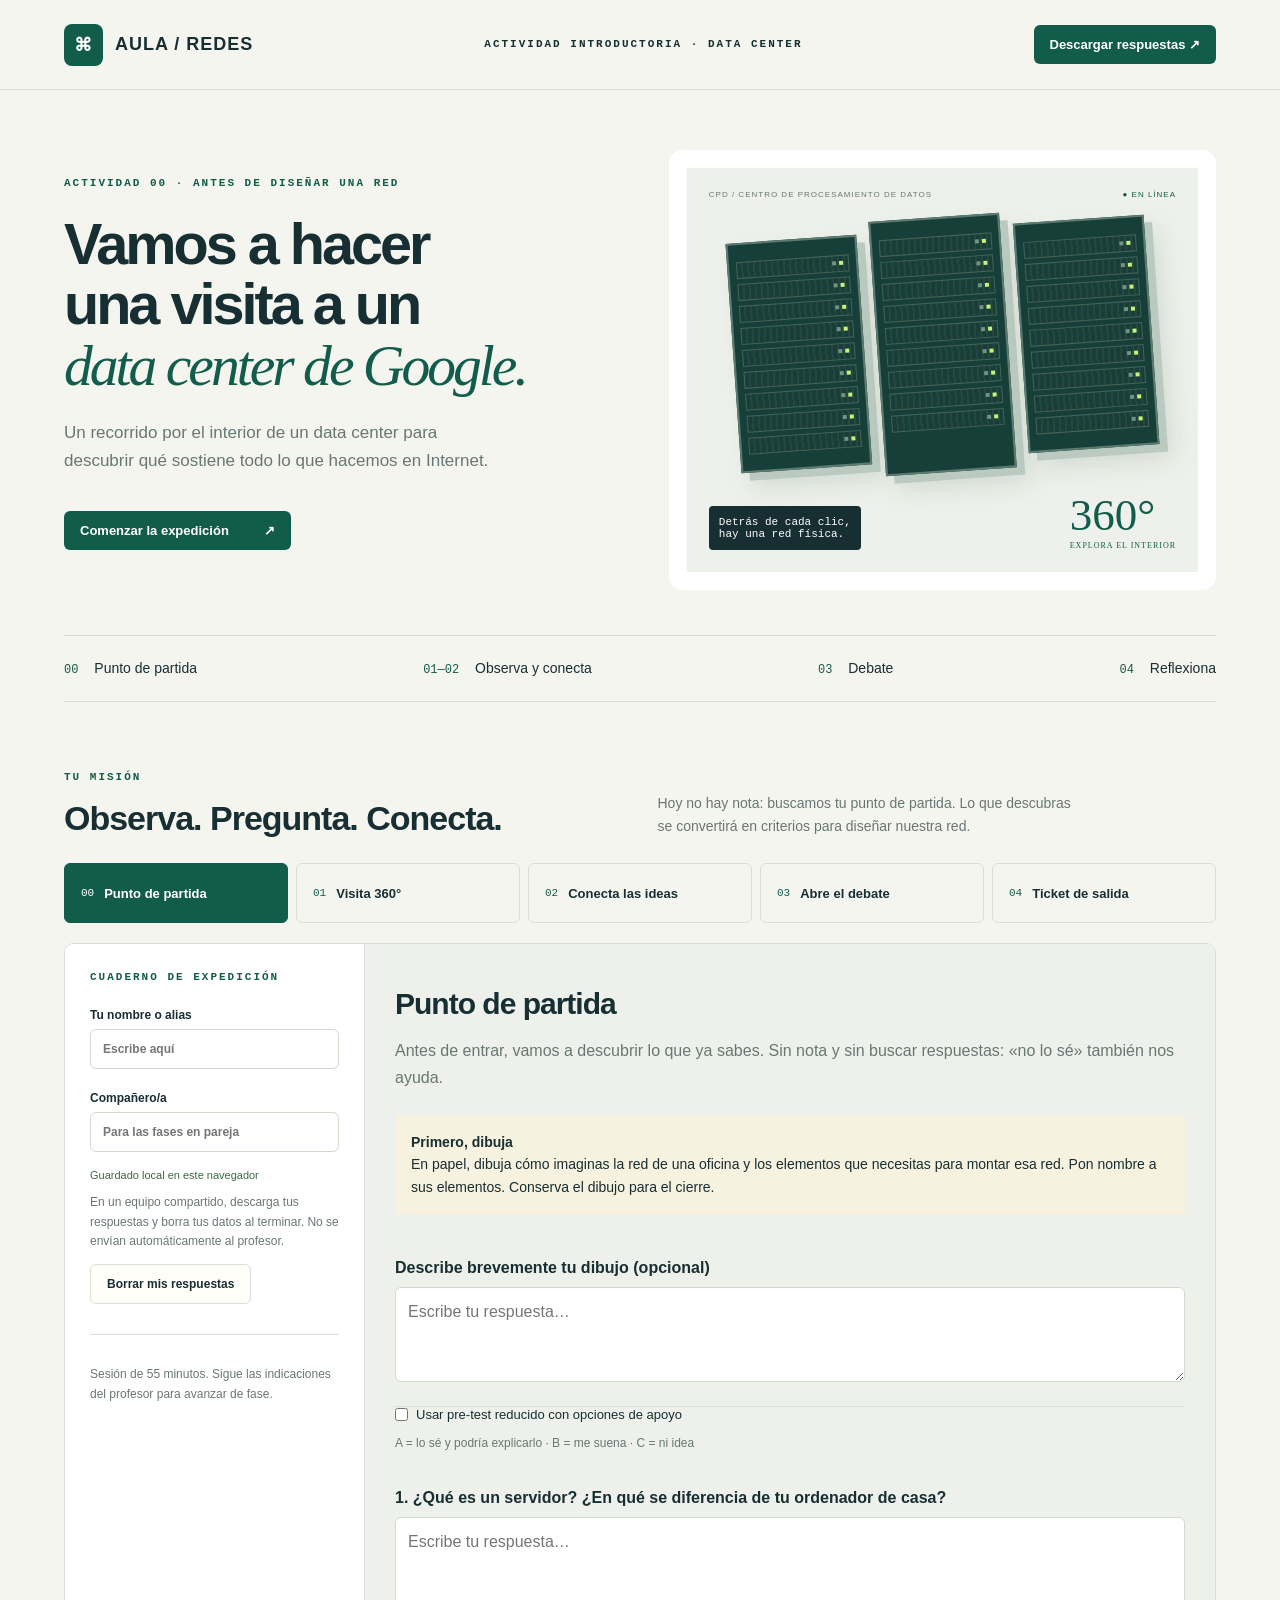
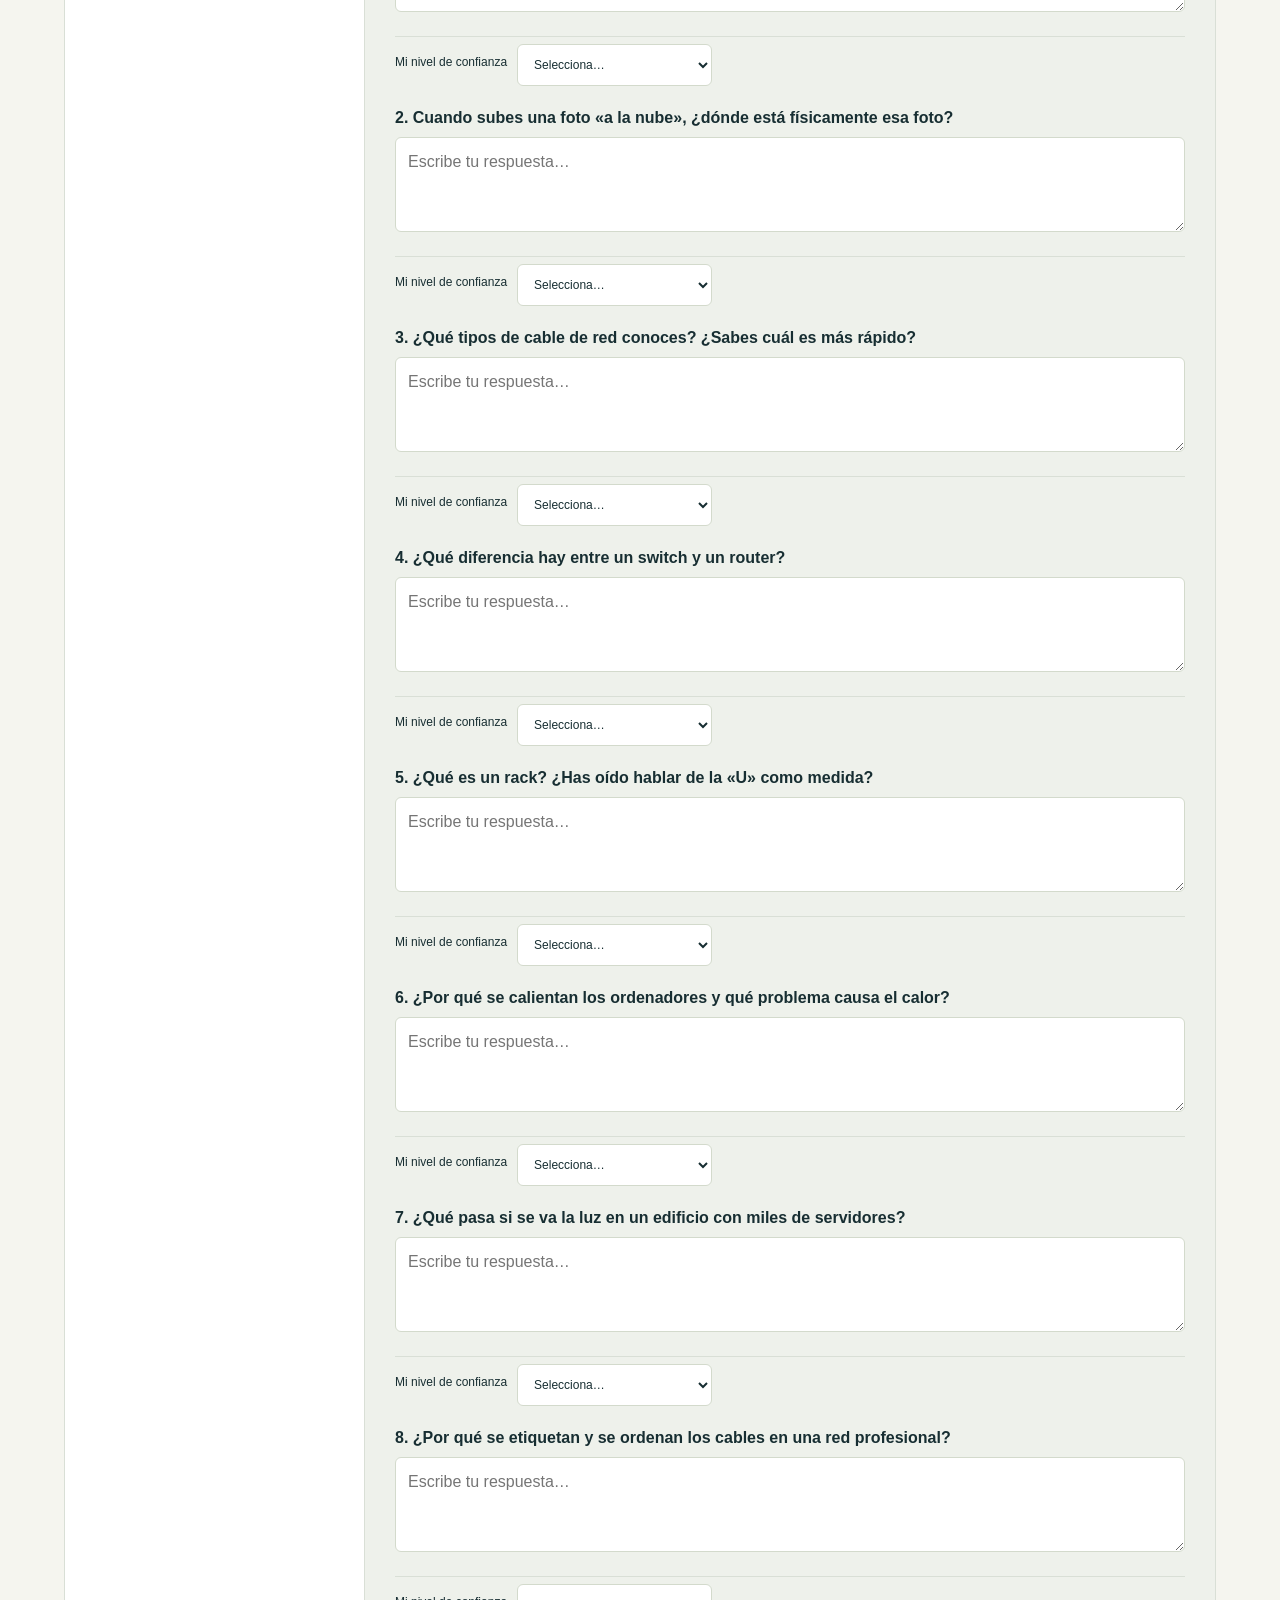
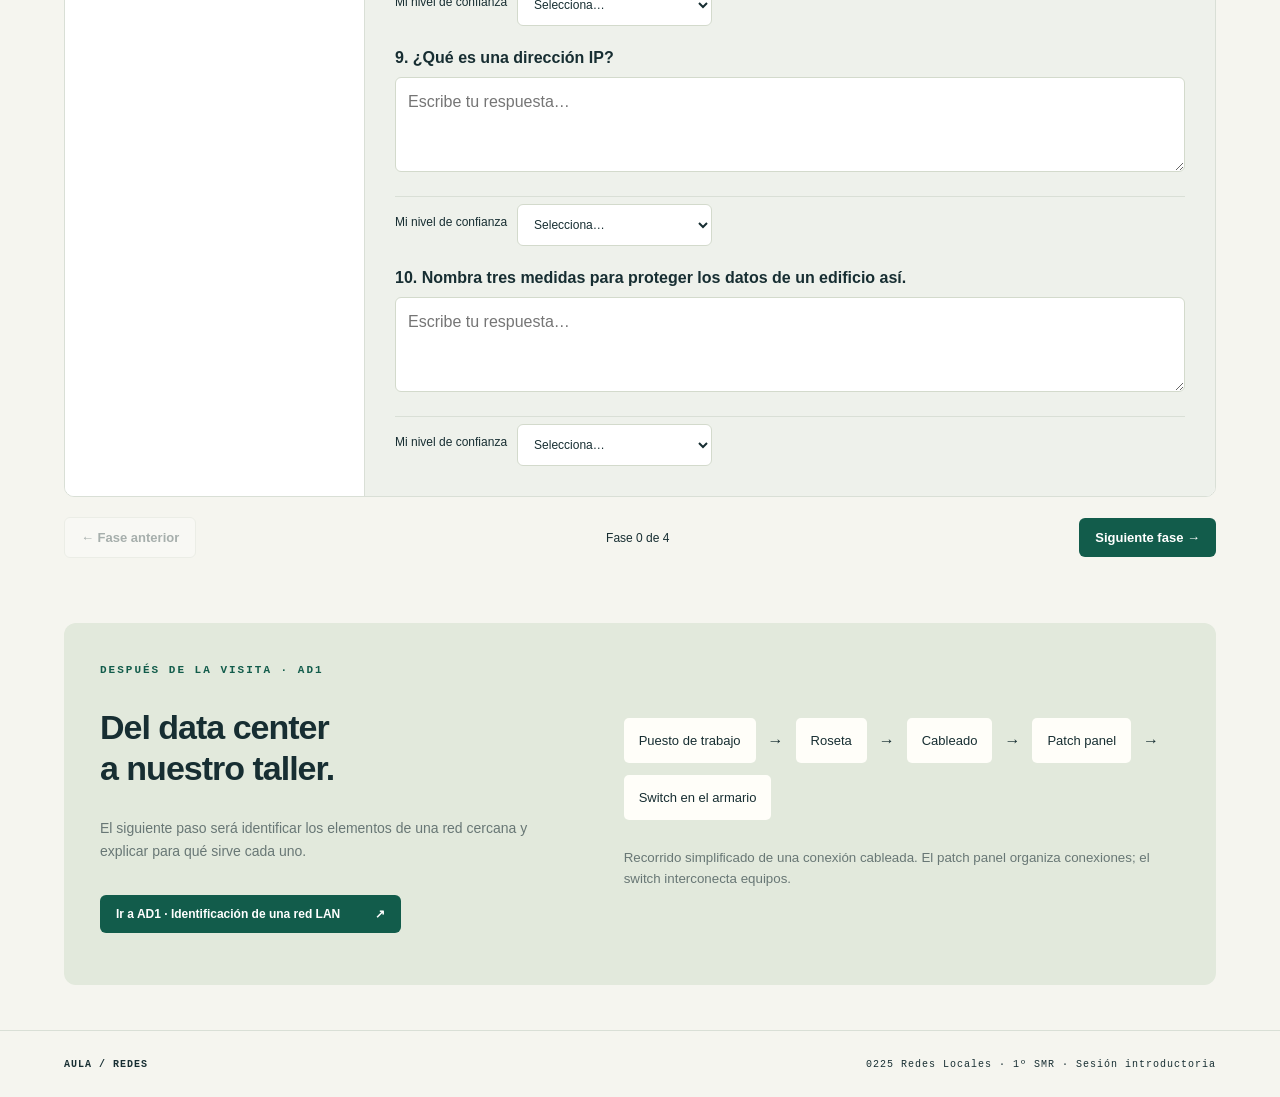
<file: UT3 Diseño de una red LAN/AD0/index.html>
<!doctype html><html lang="es"><head><meta charset="utf-8"><meta name="viewport" content="width=device-width, initial-scale=1"><meta name="description" content="Una visita de 55 minutos a un data center de Google. Actividad introductoria de Redes Locales, 1º SMR."><title>Dentro de la nube · Redes Locales</title><link rel="stylesheet" href="style.css"></head><body>
<header><a class="brand" href="#inicio"><span class="brandmark">⌘</span> AULA / REDES</a><span class="header-tag">ACTIVIDAD INTRODUCTORIA · DATA CENTER</span><div><button id="export" class="dark">Descargar respuestas ↗</button></div></header>
<main><section class="hero" id="inicio"><div class="hero-copy"><div class="eyebrow">ACTIVIDAD 00 · ANTES DE DISEÑAR UNA RED</div><h1>Vamos a hacer<br>una visita a un<br><em>data center de Google.</em></h1><p>Un recorrido por el interior de un data center para descubrir qué sostiene todo lo que hacemos en Internet.</p><a class="primary" href="#actividad" id="start">Comenzar la expedición <span>↗</span></a></div><div class="server-scene" aria-label="Ilustración de armarios de servidores"><div class="scene-top">CPD / CENTRO DE PROCESAMIENTO DE DATOS <span>● EN LÍNEA</span></div><div class="racks" aria-hidden="true"></div><div class="scene-bottom"><span>Detrás de cada clic,<br>hay una red física.</span><b>360°<small>EXPLORA EL INTERIOR</small></b></div></div></section>
<div class="journey"><span><b>00</b> Punto de partida</span><span><b>01—02</b> Observa y conecta</span><span><b>03</b> Debate</span><span><b>04</b> Reflexiona</span></div><section class="route"><div><span class="eyebrow">TU MISIÓN</span><h2>Observa. Pregunta. Conecta.</h2></div><p>Hoy no hay nota: buscamos tu punto de partida. Lo que descubras se convertirá en criterios para diseñar nuestra red.</p></section>
<section id="actividad"><nav class="steps" aria-label="Fases de la actividad"></nav><div class="workspace"><aside><div class="eyebrow">CUADERNO DE EXPEDICIÓN</div><label>Tu nombre o alias<input data-key="name" placeholder="Escribe aquí"></label><label>Compañero/a<input data-key="partner" placeholder="Para las fases en pareja"></label><div class="save" id="save" role="status">Guardado local en este navegador</div><p class="aside-note">En un equipo compartido, descarga tus respuestas y borra tus datos al terminar. No se envían automáticamente al profesor.</p><button id="clear">Borrar mis respuestas</button><hr><p class="aside-note">Sesión de 55 minutos. Sigue las indicaciones del profesor para avanzar de fase.</p></aside><article id="panel"></article></div><div class="bottom-nav"><button id="prev">← Fase anterior</button><span id="position"></span><button id="next" class="dark">Siguiente fase →</button></div></section>
<section class="bridge"><div><span class="eyebrow">DESPUÉS DE LA VISITA · AD1</span><h2>Del data center<br>a nuestro taller.</h2><p>El siguiente paso será identificar los elementos de una red cercana y explicar para qué sirve cada uno.</p><a class="primary" href="https://alfonsodeuna.github.io/REDES_LOCALES/UT3%20Dise%C3%B1o%20de%20una%20red%20LAN/AD1/">Ir a AD1 · Identificación de una red LAN <span>↗</span></a></div><div class="chain"><span>Puesto de trabajo</span><b>→</b><span>Roseta</span><b>→</b><span>Cableado</span><b>→</b><span>Patch panel</span><b>→</b><span>Switch en el armario</span><small>Recorrido simplificado de una conexión cableada. El patch panel organiza conexiones; el switch interconecta equipos.</small></div></section></main>
<footer><b>AULA / REDES</b><span>0225 Redes Locales · 1º SMR · Sesión introductoria</span></footer>
<script src="app.js"></script></body></html>
</file>
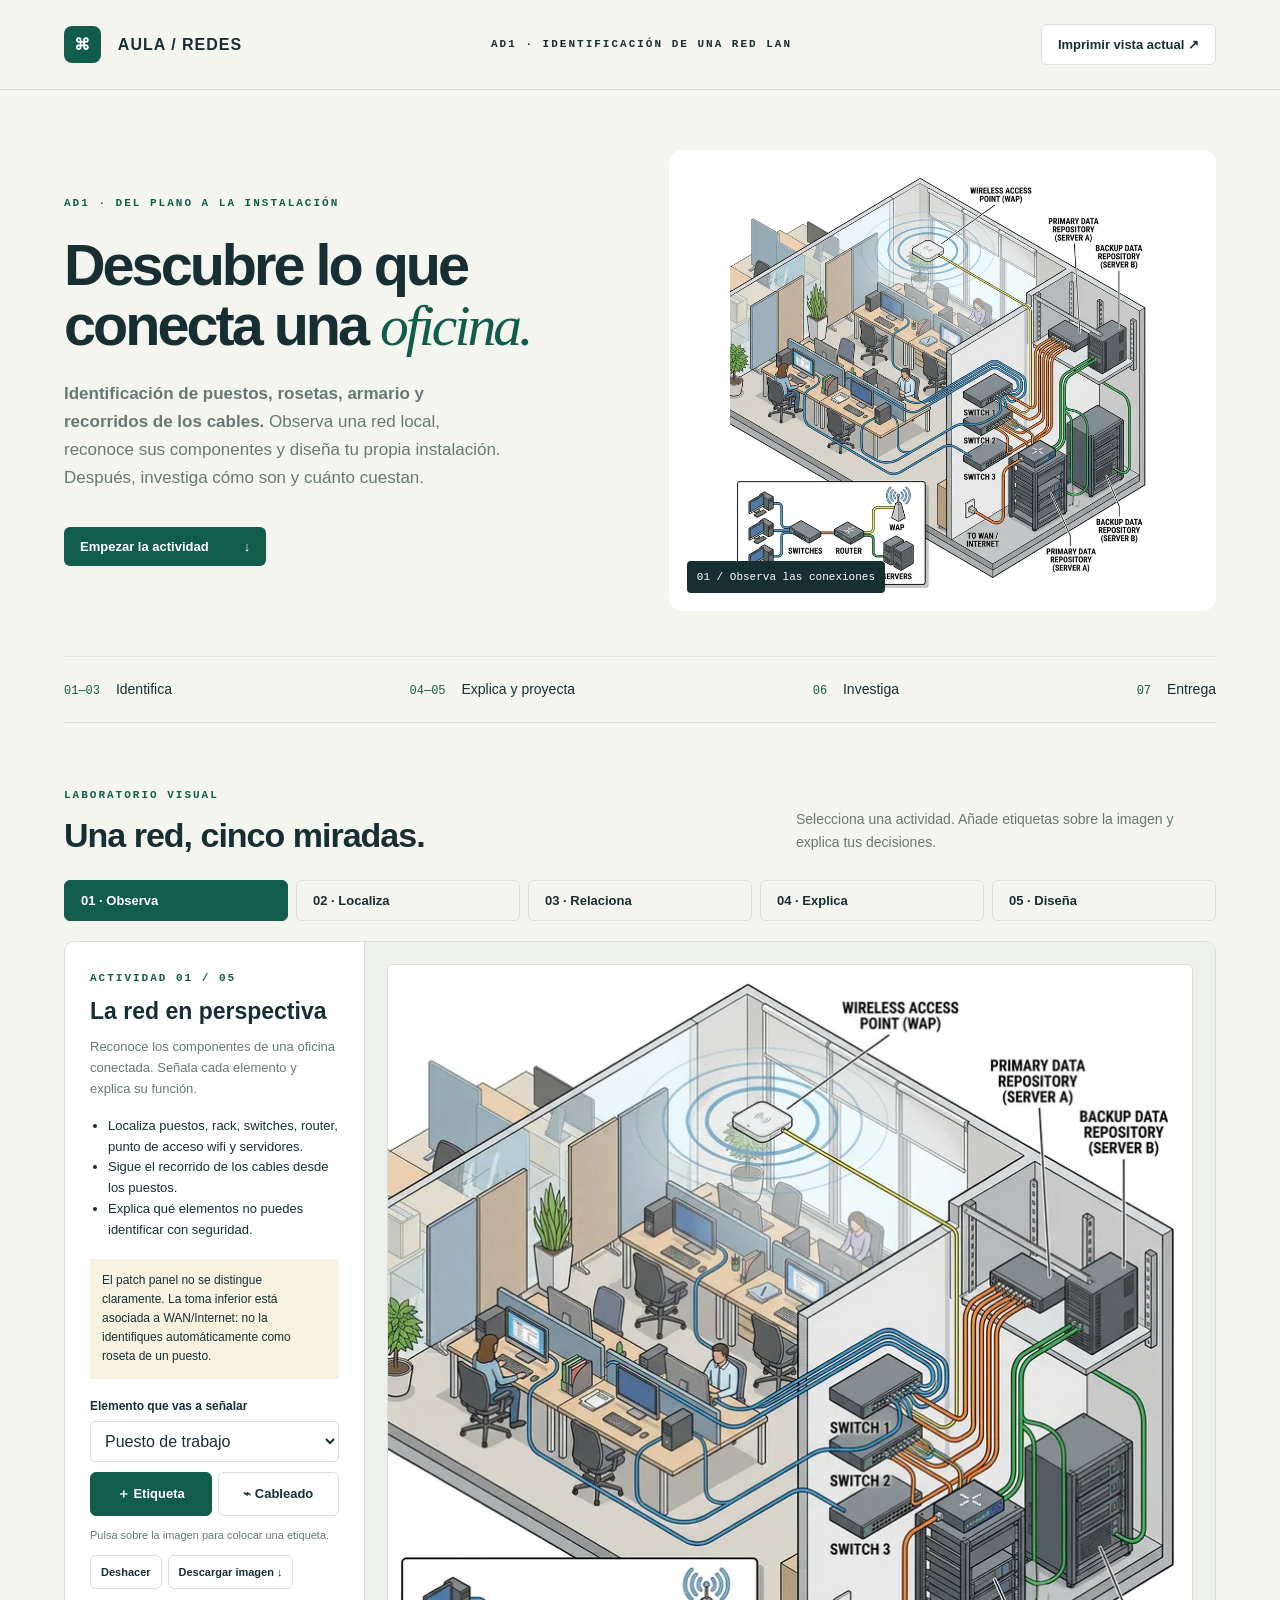
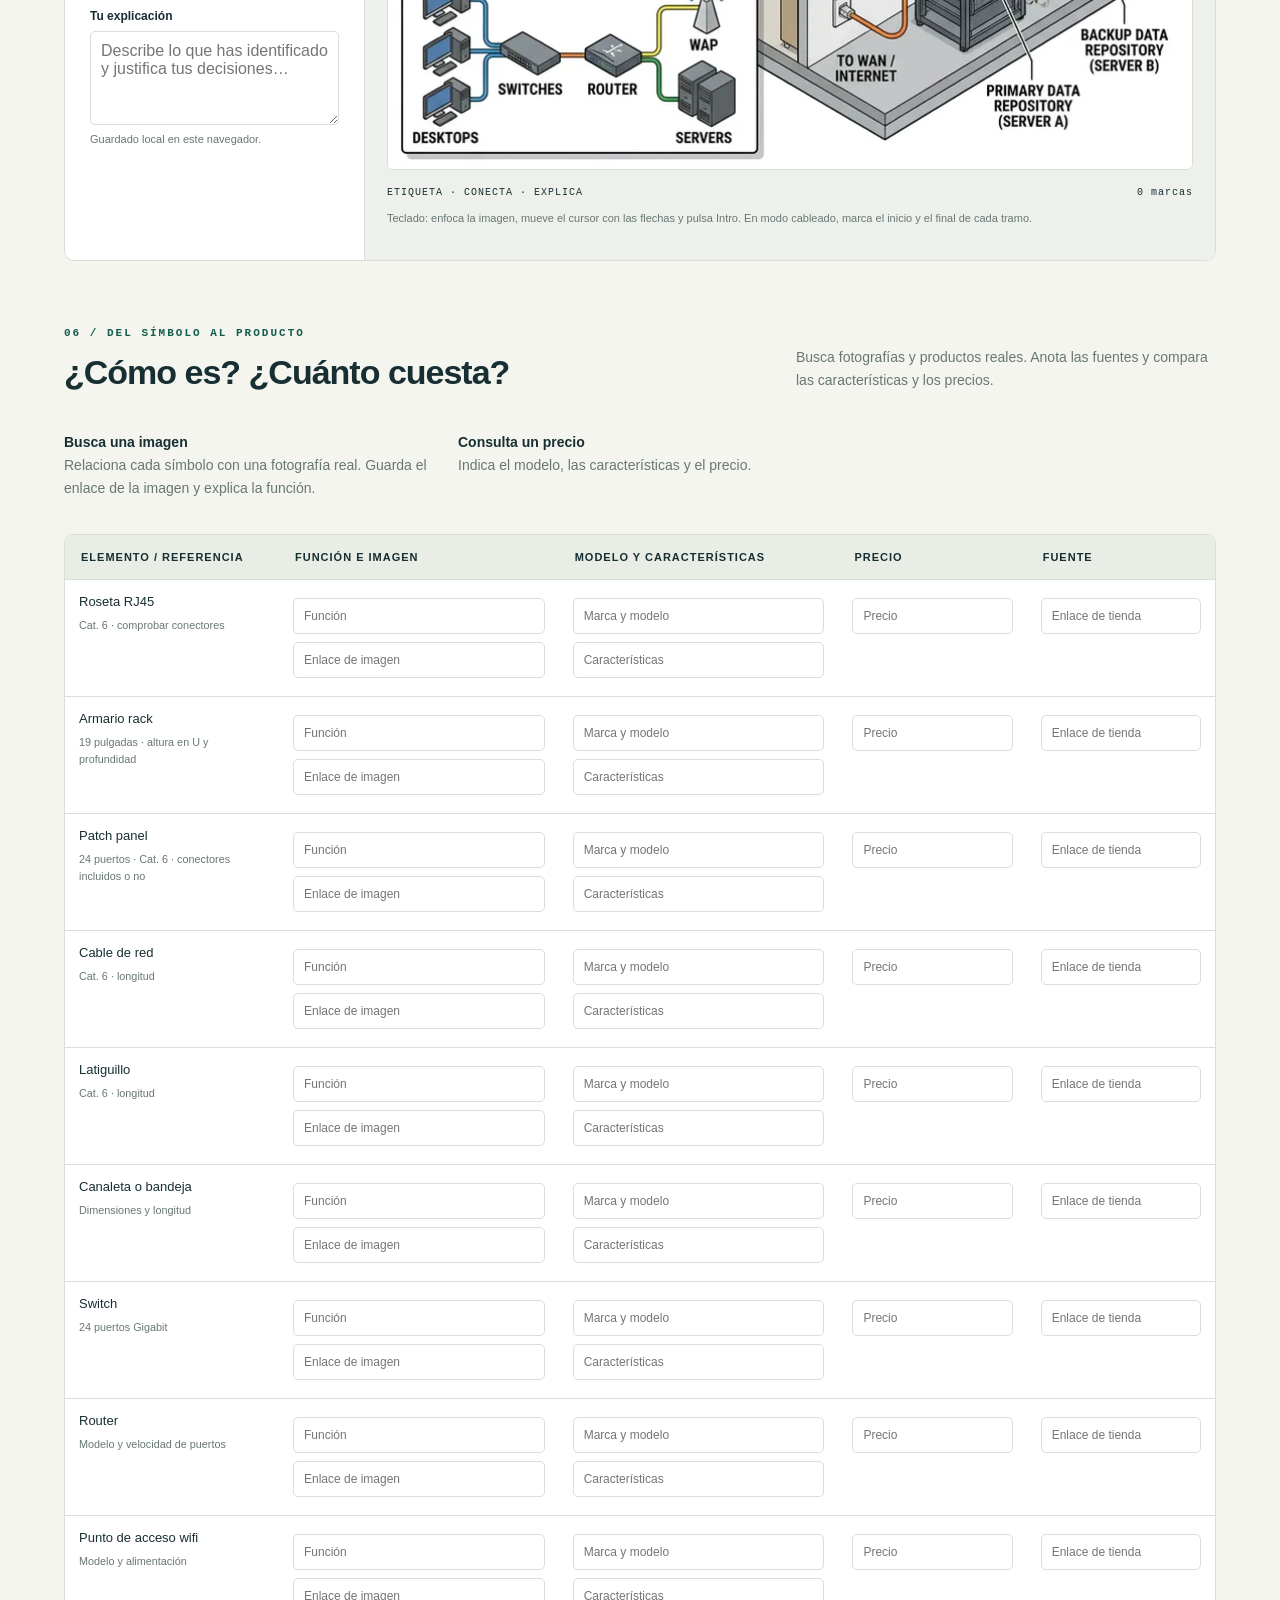
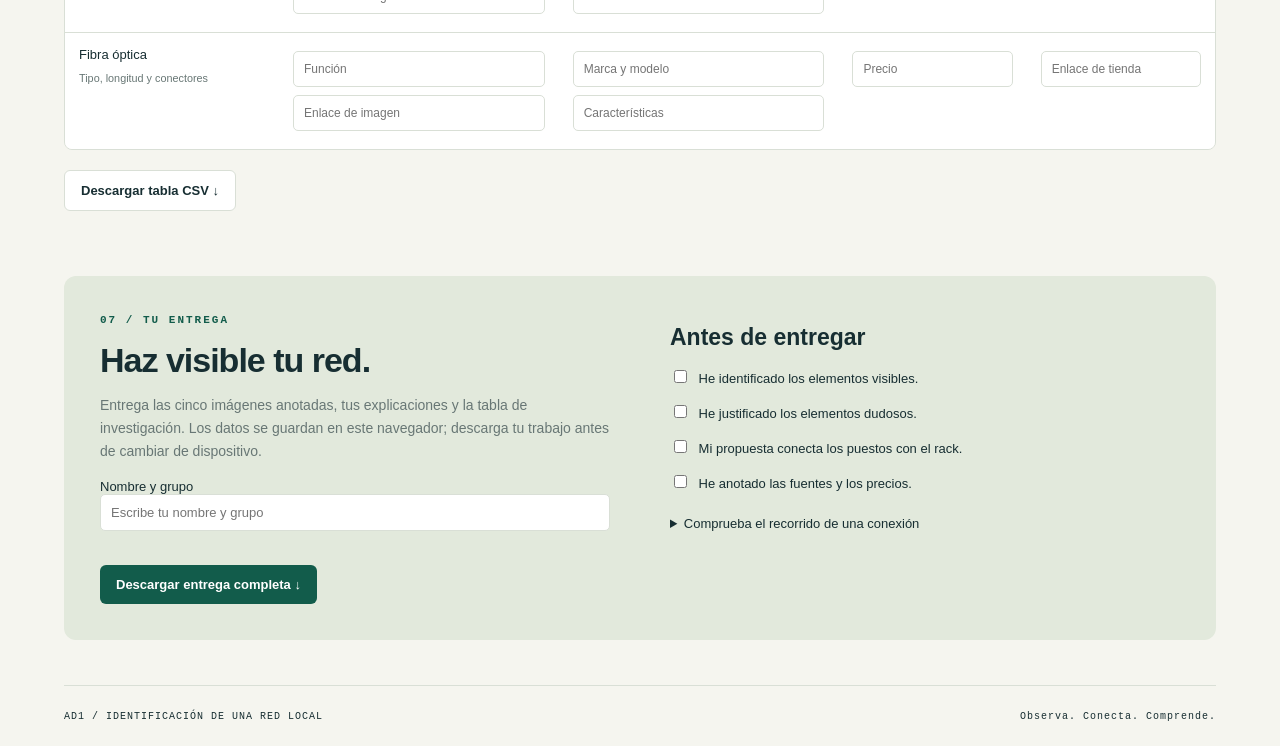
<file: UT3 Diseño de una red LAN/AD1/index.html>
<!doctype html><html lang="es"><head><meta charset="utf-8"><meta name="viewport" content="width=device-width,initial-scale=1"><title>AD1. Identificación de puestos, rosetas, armario y recorridos de los cables</title><meta name="description" content="Taller de redes locales: observa, identifica, proyecta e investiga."><link rel="stylesheet" href="style.css"></head><body>
<header><a href="#" class="brand"><span>⌘</span> AULA / REDES</a><span class="tag">AD1 · IDENTIFICACIÓN DE UNA RED LAN</span><button id="print">Imprimir vista actual ↗</button></header>
<main><section class="hero"><div><div class="eyebrow">AD1 · DEL PLANO A LA INSTALACIÓN</div><h1>Descubre lo que<br>conecta una <em>oficina.</em></h1><p><strong>Identificación de puestos, rosetas, armario y recorridos de los cables.</strong> Observa una red local, reconoce sus componentes y diseña tu propia instalación. Después, investiga cómo son y cuánto cuestan.</p><a class="primary" href="#taller">Empezar la actividad <span>↓</span></a></div><div class="hero-image"><img src="assets/perspectiva.png" alt="Oficina con puestos conectados a switches y un armario de servidores"><span>01 / Observa las conexiones</span></div></section>
<div class="journey"><span><b>01—03</b> Identifica</span><span><b>04—05</b> Explica y proyecta</span><span><b>06</b> Investiga</span><span><b>07</b> Entrega</span></div>
<section id="taller"><div class="section-head"><div><div class="eyebrow">LABORATORIO VISUAL</div><h2>Una red, cinco miradas.</h2></div><p>Selecciona una actividad. Añade etiquetas sobre la imagen y explica tus decisiones.</p></div><nav class="tabs" aria-label="Actividades"></nav><div class="workspace"><div class="instructions"><span id="step" class="eyebrow"></span><h3 id="title"></h3><p id="brief"></p><ul id="tasks"></ul><div class="note" id="note"></div><label for="element">Elemento que vas a señalar</label><select id="element"></select><div class="modes"><button id="mark" class="active">＋ Etiqueta</button><button id="line">⌁ Cableado</button></div><p class="small" id="help">Pulsa sobre la imagen para colocar una etiqueta.</p><div class="actions"><button id="undo">Deshacer</button><button id="download">Descargar imagen ↓</button></div><label for="reflection">Tu explicación</label><textarea id="reflection" rows="4" placeholder="Describe lo que has identificado y justifica tus decisiones…"></textarea><span class="small" id="saved" role="status">Guardado local en este navegador.</span></div><div class="board-wrap"><div class="board"><canvas id="canvas" tabindex="0" aria-label="Imagen de la actividad. Pulsa para colocar etiquetas; con teclado usa flechas para mover el cursor y Enter para marcar."></canvas></div><div class="board-footer"><span>ETIQUETA · CONECTA · EXPLICA</span><span id="count">0 marcas</span></div><p class="small">Teclado: enfoca la imagen, mueve el cursor con las flechas y pulsa Intro. En modo cableado, marca el inicio y el final de cada tramo.</p></div></div></section>
<section id="investiga"><div class="section-head"><div><div class="eyebrow">06 / DEL SÍMBOLO AL PRODUCTO</div><h2>¿Cómo es? ¿Cuánto cuesta?</h2></div><p>Busca fotografías y productos reales. Anota las fuentes y compara las características y los precios.</p></div><div class="research-tips"><p><b>Busca una imagen</b><br>Relaciona cada símbolo con una fotografía real. Guarda el enlace de la imagen y explica la función.</p><p><b>Consulta un precio</b><br>Indica el modelo, las características y el precio.</p></div><div class="table-wrap"><table><thead><tr><th>Elemento / referencia</th><th>Función e imagen</th><th>Modelo y características</th><th>Precio</th><th>Fuente</th></tr></thead><tbody id="rows"></tbody></table></div><button id="csv">Descargar tabla CSV ↓</button></section>
<section class="delivery"><div><div class="eyebrow">07 / TU ENTREGA</div><h2>Haz visible tu red.</h2><p>Entrega las cinco imágenes anotadas, tus explicaciones y la tabla de investigación. Los datos se guardan en este navegador; descarga tu trabajo antes de cambiar de dispositivo.</p><label>Nombre y grupo<input id="student" placeholder="Escribe tu nombre y grupo"></label><button id="report" class="primary">Descargar entrega completa ↓</button></div><div><h3>Antes de entregar</h3><label><input type="checkbox"> He identificado los elementos visibles.</label><label><input type="checkbox"> He justificado los elementos dudosos.</label><label><input type="checkbox"> Mi propuesta conecta los puestos con el rack.</label><label><input type="checkbox"> He anotado las fuentes y los precios.</label><details><summary>Comprueba el recorrido de una conexión</summary><p>Ordenador → latiguillo → roseta → cableado fijo → patch panel → latiguillo → switch.</p></details></div></section><footer>AD1 / IDENTIFICACIÓN DE UNA RED LOCAL <span>Observa. Conecta. Comprende.</span></footer></main><script src="app.js?v=20261028-cable-rojo"></script></body></html>
</file>
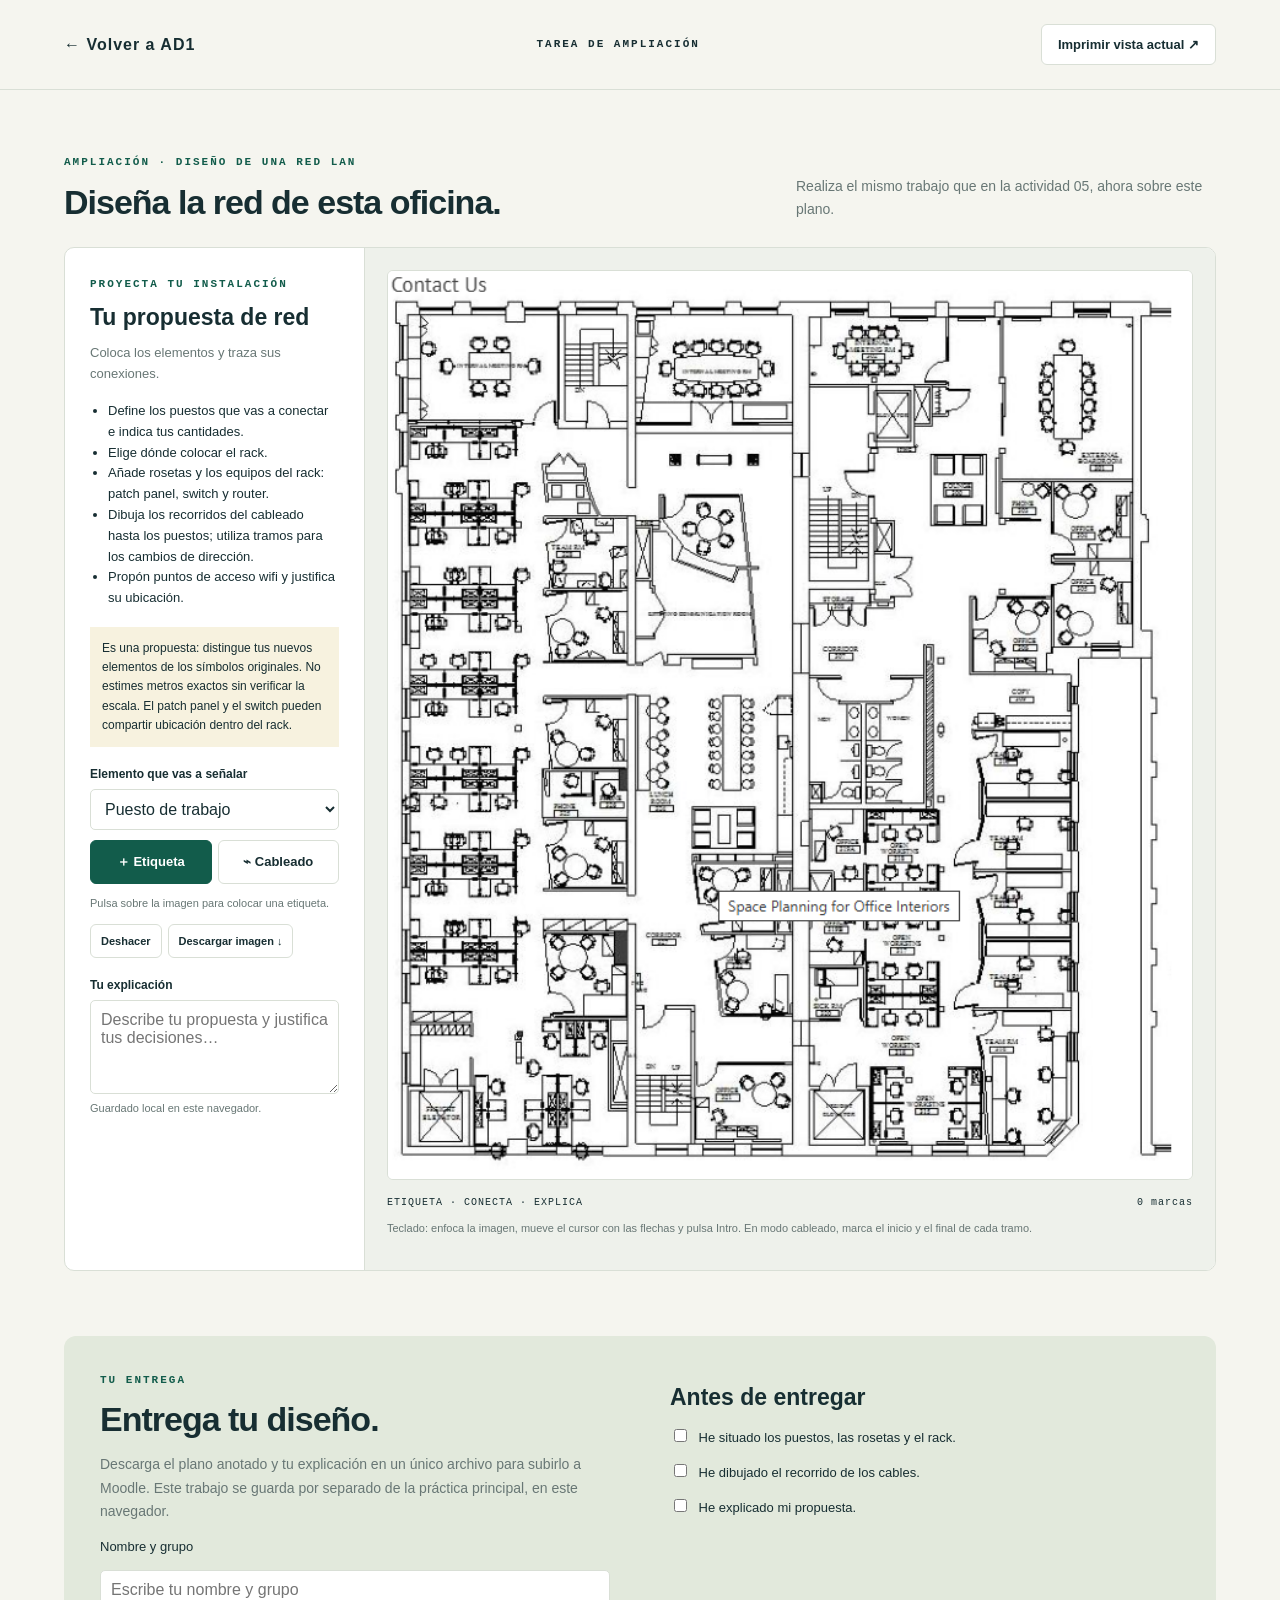
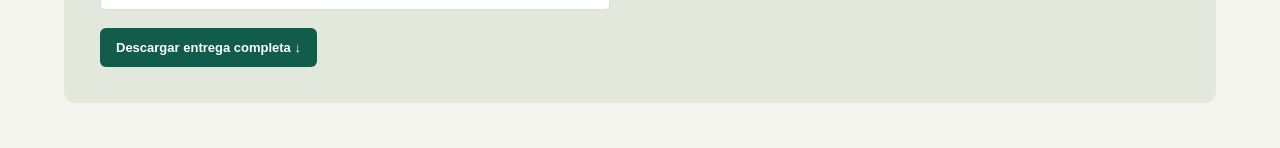
<file: UT3 Diseño de una red LAN/AD1/ampliacion.html>
<!doctype html>
<html lang="es"><head><meta charset="utf-8"><meta name="viewport" content="width=device-width,initial-scale=1"><title>AD1 · Tarea de ampliación</title><link rel="stylesheet" href="style.css"></head><body>
<header><a class="brand" href="index.html#taller">← Volver a AD1</a><span class="tag">TAREA DE AMPLIACIÓN</span><button id="print">Imprimir vista actual ↗</button></header>
<main><section id="taller"><div class="section-head"><div><div class="eyebrow">AMPLIACIÓN · DISEÑO DE UNA RED LAN</div><h2>Diseña la red de esta oficina.</h2></div><p>Realiza el mismo trabajo que en la actividad 05, ahora sobre este plano.</p></div>
<div class="workspace"><div class="instructions"><span class="eyebrow">PROYECTA TU INSTALACIÓN</span><h3>Tu propuesta de red</h3><p>Coloca los elementos y traza sus conexiones.</p><ul><li>Define los puestos que vas a conectar e indica tus cantidades.</li><li>Elige dónde colocar el rack.</li><li>Añade rosetas y los equipos del rack: patch panel, switch y router.</li><li>Dibuja los recorridos del cableado hasta los puestos; utiliza tramos para los cambios de dirección.</li><li>Propón puntos de acceso wifi y justifica su ubicación.</li></ul><div class="note">Es una propuesta: distingue tus nuevos elementos de los símbolos originales. No estimes metros exactos sin verificar la escala. El patch panel y el switch pueden compartir ubicación dentro del rack.</div>
<label for="element">Elemento que vas a señalar</label><select id="element"></select><div class="modes"><button id="mark" class="active">＋ Etiqueta</button><button id="line">⌁ Cableado</button></div><p class="small" id="help">Pulsa sobre la imagen para colocar una etiqueta.</p><div class="actions"><button id="undo">Deshacer</button><button id="download">Descargar imagen ↓</button></div><label for="reflection">Tu explicación</label><textarea id="reflection" rows="4" placeholder="Describe tu propuesta y justifica tus decisiones…"></textarea><span class="small" id="saved" role="status">Guardado local en este navegador.</span></div>
<div class="board-wrap"><div class="board"><canvas id="canvas" tabindex="0" aria-label="Plano de la oficina. Usa las flechas y Enter para colocar etiquetas."></canvas></div><div class="board-footer"><span>ETIQUETA · CONECTA · EXPLICA</span><span id="count">0 marcas</span></div><p class="small">Teclado: enfoca la imagen, mueve el cursor con las flechas y pulsa Intro. En modo cableado, marca el inicio y el final de cada tramo.</p></div></div></section>
<section class="delivery"><div><div class="eyebrow">TU ENTREGA</div><h2>Entrega tu diseño.</h2><p>Descarga el plano anotado y tu explicación en un único archivo para subirlo a Moodle. Este trabajo se guarda por separado de la práctica principal, en este navegador.</p><label for="student">Nombre y grupo</label><input id="student" placeholder="Escribe tu nombre y grupo"><button id="report" class="primary">Descargar entrega completa ↓</button></div><div><h3>Antes de entregar</h3><label><input type="checkbox"> He situado los puestos, las rosetas y el rack.</label><label><input type="checkbox"> He dibujado el recorrido de los cables.</label><label><input type="checkbox"> He explicado mi propuesta.</label></div></section></main><script src="ampliacion.js?v=20261028-cable-rojo"></script></body></html>
</file>
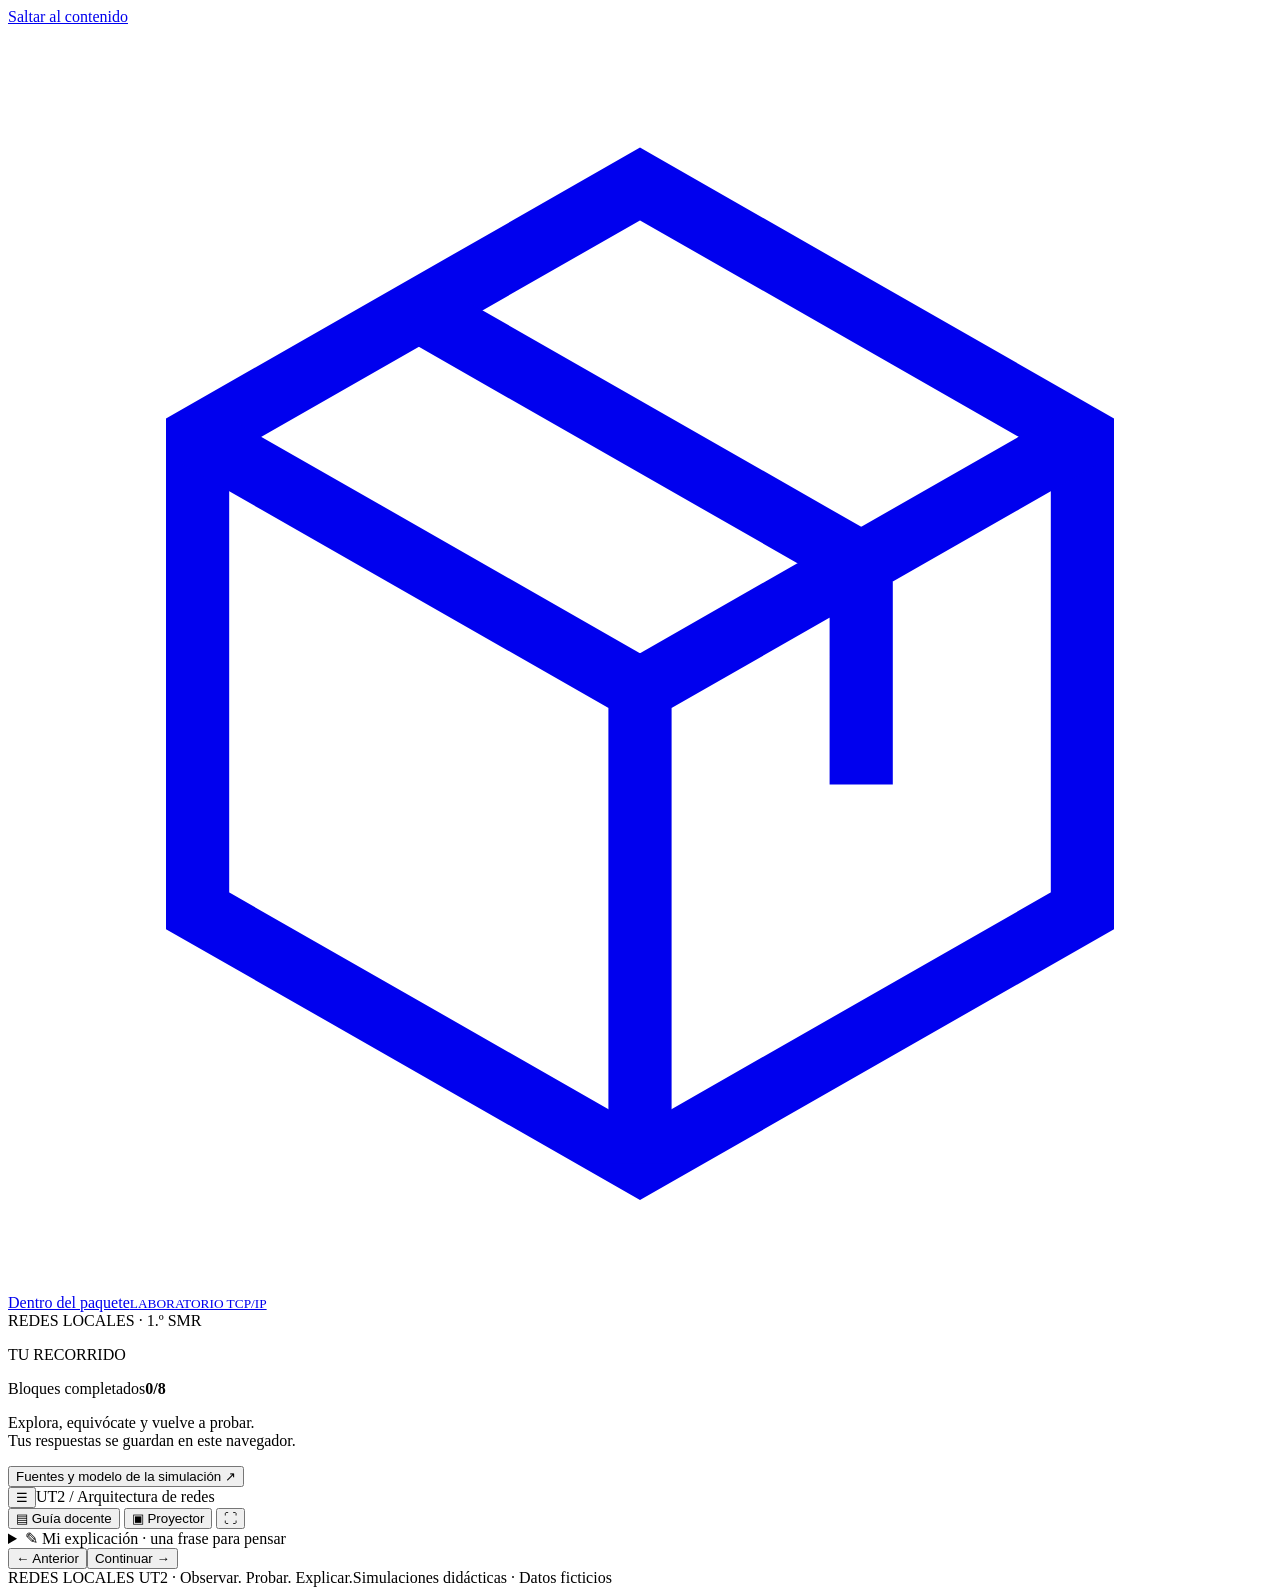
<file: UT2 Arquitectura de redes/tcpip-interactivo/src/shell.html>
<!doctype html>
<html lang="es">
<head>
  <meta charset="utf-8">
  <meta name="viewport" content="width=device-width, initial-scale=1">
  <meta name="theme-color" content="#123e61">
  <meta name="description" content="Laboratorio interactivo de Redes Locales: encapsulación TCP/IP, routers, protocolos, cabeceras, seguridad e ICMP. UT2 · 1.º SMR.">
  <title>Dentro del paquete · Laboratorio TCP/IP</title>
  <style>/* STYLES */</style>
</head>
<body>
  <a class="skip-link" href="#main">Saltar al contenido</a>
  <button class="sidebar-shade" id="sidebar-shade" aria-label="Cerrar índice" hidden></button>
  <aside class="sidebar" id="sidebar" aria-label="Índice de la clase">
    <a class="brand" href="#inicio" aria-label="Dentro del paquete, inicio">
      <span class="brand-symbol" aria-hidden="true"><svg viewBox="0 0 40 40" fill="none"><path d="M20 5 34 13v15l-14 8-14-8V13L20 5Z" stroke="currentColor" stroke-width="2"/><path d="m6 13 14 8 14-8M20 21v15M13 9l14 8v7" stroke="currentColor" stroke-width="2"/></svg></span>
      <span>Dentro del paquete<small>LABORATORIO TCP/IP</small></span>
    </a>
    <div class="course-label"><span class="status-dot"></span> REDES LOCALES · 1.º SMR</div>
    <p class="nav-label">TU RECORRIDO</p>
    <nav id="chapter-nav"></nav>
    <div class="sidebar-bottom">
      <div class="progress-label"><span>Bloques completados</span><strong id="progress-count">0/8</strong></div>
      <div class="progress-track"><span id="progress-fill"></span></div>
      <p>Explora, equivócate y vuelve a probar.<br>Tus respuestas se guardan en este navegador.</p>
      <button class="text-btn" id="sources-open">Fuentes y modelo de la simulación <span aria-hidden="true">↗</span></button>
    </div>
  </aside>
  <div class="workspace">
    <header class="topbar">
      <div class="topbar-left"><button class="icon-btn menu-btn" id="menu-open" aria-controls="sidebar" aria-expanded="false" aria-label="Abrir índice">☰</button><span>UT2 <span class="crumb-sep">/</span> Arquitectura de redes</span></div>
      <div class="topbar-tools">
        <button class="btn small" id="teacher-open"><span aria-hidden="true">▤</span> Guía docente</button>
        <button class="btn small" id="projector-toggle" aria-pressed="false"><span aria-hidden="true">▣</span> Proyector</button>
        <button class="icon-btn" id="fullscreen-toggle" aria-label="Pantalla completa" title="Pantalla completa">⛶</button>
      </div>
    </header>
    <main id="main" tabindex="-1">
      <header id="scene-heading" class="scene-heading"></header>
      <div id="scene"></div>
      <details id="reflection" class="reflection"><summary><span aria-hidden="true">✎</span> Mi explicación <span class="muted">· una frase para pensar</span></summary><label for="reflection-text" id="reflection-prompt">¿Qué has descubierto?</label><textarea id="reflection-text" rows="3" maxlength="4000" placeholder="Explica con tus palabras lo que has observado…"></textarea><span class="save-label" id="reflection-save">Se guarda en este navegador.</span></details>
      <footer class="chapter-footer"><button class="btn" id="chapter-prev">← Anterior</button><span id="chapter-number"></span><button class="btn primary" id="chapter-next">Continuar →</button></footer>
    </main>
    <footer class="site-footer">REDES LOCALES <span>UT2 · Observar. Probar. Explicar.</span><span>Simulaciones didácticas · Datos ficticios</span></footer>
  </div>
  <div class="toast" id="toast" role="status" hidden></div>
  <dialog id="info-dialog" aria-labelledby="dialog-title"><div class="dialog-head"><h2 id="dialog-title"></h2><button class="icon-btn" id="dialog-close" aria-label="Cerrar">×</button></div><div id="dialog-content"></div></dialog>
  <script>/* SCRIPTS */</script>
</body>
</html>
</file>
<file: PROYECTO_DISEÑO_REDES_LOCALES/styles.css>
@charset "UTF-8";
:root{color-scheme:dark;--bg:#171b18;--surface:#1e2420;--surface-2:#242c25;--text:#f0efe4;--muted:#acb2a7;--line:#3a4339;--accent:#bfd58d;--accent-strong:#d2e5a8;--accent-text:#192014;--amber:#d9ad73;--error:#e1a29b;--shadow:0 25px 75px #070c082b;--mono:"Cascadia Code","SFMono-Regular",Consolas,"Liberation Mono",monospace;--sans:Inter,"Segoe UI",Arial,sans-serif}
html[data-theme=light]{color-scheme:light;--bg:#f4f2e8;--surface:#fcfbf5;--surface-2:#e9eddf;--text:#222c23;--muted:#5e695b;--line:#c9cebe;--accent:#536d2c;--accent-strong:#3b5519;--accent-text:#fff;--amber:#8c5f2b;--error:#a94238;--shadow:0 25px 75px #313d1710}
*{box-sizing:border-box}html{scroll-behavior:smooth;scroll-padding-top:100px}body{margin:0;background:var(--bg);color:var(--text);font-family:var(--sans);font-size:16px;line-height:1.6;-webkit-font-smoothing:antialiased}button,input,textarea{font:inherit}button,a,input,textarea,summary{-webkit-tap-highlight-color:transparent}button,a{touch-action:manipulation}button{cursor:pointer}a{color:inherit;text-decoration:none}button{color:inherit}img,svg{max-width:100%}button:disabled{cursor:default}a:focus-visible,button:focus-visible,input:focus-visible,textarea:focus-visible,summary:focus-visible{outline:2px solid var(--accent);outline-offset:5px}button{border:0}h1,h2,h3,p,figure{margin:0}h1,h2,h3{line-height:1.12;letter-spacing:-.035em}h2{font-size:clamp(32px,3.4vw,46px);font-weight:600}h3{font-size:22px;font-weight:600}.muted{color:var(--muted)}.small{font-size:13px}.tiny{font:10px var(--mono);letter-spacing:.04em}.wrap{width:min(1260px,calc(100% - 96px));margin-inline:auto}[hidden]{display:none!important}.skip-link{position:fixed;left:20px;top:-80px;z-index:100;background:var(--accent);color:var(--accent-text);padding:12px 22px}.skip-link:focus{top:16px}#contenido:focus{outline:none}.site-header{height:86px;display:flex;align-items:center;justify-content:space-between;padding:0 48px;gap:24px;border-bottom:1px solid var(--line);background:var(--bg);position:sticky;top:0;z-index:20}.brand{display:inline-flex;align-items:center;gap:10px;white-space:nowrap;font-family:var(--mono);font-weight:700;font-size:20px;letter-spacing:-.05em}.brand-mark{width:33px;height:33px;color:var(--accent)}.brand-sub{display:block;font-size:10px;letter-spacing:.03em;font-weight:400;color:var(--muted);line-height:1.2}.main-nav{display:flex;gap:30px;font:12px var(--mono)}.main-nav a{padding:10px 0;position:relative;color:var(--muted)}.main-nav a:hover,.main-nav a.active{color:var(--text)}.main-nav a.active:after{content:"";position:absolute;height:2px;background:var(--accent);left:0;right:0;bottom:0}.header-actions{display:flex;align-items:center;gap:18px}.icon-button{display:inline-grid;place-items:center;width:36px;height:36px;border:1px solid var(--line);background:transparent;flex-shrink:0}.icon-button:hover{background:var(--surface-2)}.icon-button svg{width:17px;height:17px;fill:none;stroke:currentColor;stroke-width:1.6}.notebook-link{font:12px var(--mono);display:flex;align-items:center;gap:10px}.notebook-link>svg{width:18px;height:18px;fill:none;stroke:var(--accent);stroke-width:1.5}.progress-dot{font:10px var(--mono);background:var(--surface-2);color:var(--accent);padding:2px 6px;border:1px solid var(--line)}.hero{display:grid;grid-template-columns:1fr 1fr;gap:64px;align-items:center;padding-block:82px 75px}.eyebrow{font:10px/1.5 var(--mono);font-weight:500;letter-spacing:.13em;color:var(--accent);text-transform:uppercase;display:flex;align-items:center;gap:10px}.status-square{width:6px;height:6px;display:inline-block;background:var(--accent);flex-shrink:0}h1{font-size:clamp(64px,6.7vw,92px);font-weight:650;letter-spacing:-.055em;margin:25px 0 24px;line-height:.98}.title-intro{font:500 23px/1.45 var(--mono);letter-spacing:-.055em;display:block;margin-bottom:14px}.cursor{color:var(--accent)}.hero-lead{font-size:23px;margin-bottom:10px;font-weight:500;letter-spacing:-.025em}.hero-description{max-width:465px;color:var(--muted);font-size:16px;line-height:1.7}.hero-actions{display:flex;gap:26px;align-items:center;margin-top:28px;flex-wrap:wrap}.button{padding:13px 20px;font:12px/1.5 var(--mono);font-weight:600;display:inline-flex;align-items:center;justify-content:center;gap:26px;min-height:46px;transition:background .15s,transform .15s;border:1px solid transparent;border-radius:2px}.button.primary{background:var(--accent);color:var(--accent-text);border-color:var(--accent)}.button.primary:hover{background:var(--accent-strong);transform:translateY(-1px)}.button.secondary{background:transparent;border-color:var(--line);color:var(--text)}.button.secondary:hover{background:var(--surface-2);border-color:var(--muted)}.button:disabled{opacity:.35;transform:none!important}.text-link{font:12px/1.5 var(--mono);display:inline-flex;align-items:center;gap:14px;border-bottom:1px solid transparent;padding-block:5px}.text-link:hover{color:var(--accent);border-color:var(--accent)}.hero-tools{margin-top:31px;display:flex;gap:14px;align-items:center;font:9px/1.6 var(--mono);color:var(--muted);letter-spacing:.05em;flex-wrap:wrap}.hero-tools i{font-style:normal;color:var(--line)}.hero-visual{background:var(--surface);border:1px solid var(--line);box-shadow:var(--shadow);transform:rotate(-1deg);margin-top:20px;position:relative}.hero-visual:after{content:"";position:absolute;inset:10px -10px -10px 10px;border:1px solid var(--line);z-index:-1;pointer-events:none}.window-top{display:flex;align-items:center;gap:15px;height:39px;padding:0 14px;border-bottom:1px solid var(--line);font:10px var(--mono);color:var(--muted)}.window-dots{display:flex;gap:5px}.window-dots i{width:6px;height:6px;border-radius:50%;background:var(--line)}.window-dots i:first-child{background:var(--amber)}.window-dots i:nth-child(2){background:var(--accent)}.window-badge{margin-left:auto;font-size:9px;color:var(--accent)}.diagram-tabs{display:flex;align-items:center;padding:17px 18px 3px;gap:8px;font:10px var(--mono)}.diagram-tabs button{background:transparent;padding:7px 12px;color:var(--muted);border:1px solid transparent}.diagram-tabs button.active{background:var(--surface-2);color:var(--accent);border-color:var(--line)}.diagram-tabs>span{margin-left:auto;font-size:8px;letter-spacing:.12em;color:var(--muted)}.diagram-area{padding:4px 4px 0}.network-map{width:100%;display:block}.svg-grid{fill:var(--line)}.map-floor{fill:var(--bg);fill-opacity:.45;stroke:var(--line);stroke-width:3}.map-wall{fill:none;stroke:var(--line);stroke-width:3}.cable{fill:none;stroke:var(--accent);stroke-width:1.4}.cable.amber{stroke:var(--amber);stroke-dasharray:4 3;opacity:.8}.map-devices{fill:var(--surface);stroke:var(--accent);stroke-width:1.2}.rack-illustration rect{fill:var(--surface);stroke:var(--accent);stroke-width:1.1}.rack-illustration .rack-outline{fill:var(--surface-2);stroke-width:2}.rack-illustration path{stroke:var(--muted);stroke-width:1.3}.rack-illustration circle,.signal{fill:var(--accent)}.signal{animation:pulse 3s infinite}.delay{animation-delay:1.5s}.map-labels{font:9px var(--mono);letter-spacing:.04em;fill:var(--muted)}.map-labels .corridor-label{font-size:7px;fill:var(--muted);opacity:.7}.logic-node{fill:var(--surface-2);stroke:var(--accent);stroke-width:1.6}.diagram-caption{display:flex;align-items:center;gap:10px;padding:17px 18px;border-top:1px solid var(--line);font-size:11px}.diagram-caption p{font-family:var(--mono);line-height:1.6;color:var(--muted)}.diagram-caption strong{color:var(--text);font-weight:400}.diagram-caption .tiny{margin-left:auto;color:var(--muted);white-space:nowrap}.diagram-note{font:9px var(--mono);color:var(--muted);padding:0 18px 13px}.project-strip{border-block:1px solid var(--line);background:var(--surface)}.project-strip>.wrap{display:flex;align-items:center;gap:35px;min-height:73px}.project-strip span{font:10px var(--mono);letter-spacing:.04em}.project-strip .strip-number{color:var(--accent);margin-right:15px}.project-strip p{font-size:13px;color:var(--muted);margin-right:auto}.project-strip a{font:11px var(--mono);color:var(--accent);white-space:nowrap}.section{padding-block:75px 80px}.section-heading{display:flex;justify-content:space-between;align-items:flex-end;gap:50px;margin-bottom:34px}.section-heading .eyebrow{margin-bottom:17px}.section-lead{font-size:15px;line-height:1.7;color:var(--muted);max-width:390px}.practice-cards{display:grid;grid-template-columns:repeat(3,minmax(0,1fr));gap:18px}.practice-card{display:flex;flex-direction:column;padding:25px 26px 22px;background:var(--surface);border:1px solid var(--line);transition:border-color .15s,transform .15s;position:relative}.practice-card:hover{border-color:var(--accent);transform:translateY(-3px)}.card-top{display:flex;justify-content:space-between;align-items:center;margin-bottom:29px}.card-number{font:28px var(--mono);letter-spacing:-.08em;color:var(--accent)}.card-symbol{width:34px;height:34px;stroke:var(--muted);fill:none;stroke-width:1.3}.card-kicker{font:9px var(--mono);letter-spacing:.1em;color:var(--muted);margin-bottom:10px}.practice-card h3{font-size:23px;max-width:250px;margin-bottom:14px}.practice-card p{font-size:14px;line-height:1.65;color:var(--muted);margin-bottom:24px}.card-footer{border-top:1px solid var(--line);padding-top:17px;margin-top:auto;display:flex;align-items:center;justify-content:space-between;font:11px var(--mono);gap:12px}.card-footer .count{font-size:9px;color:var(--muted)}.card-footer .card-action{color:var(--accent)}.card-complete{position:absolute;top:32px;right:70px;color:var(--accent);font:10px var(--mono)}.start-note{margin-top:22px;padding:21px 24px;display:flex;align-items:flex-start;gap:18px;border:1px solid var(--line);border-left:2px solid var(--amber);background:var(--surface)}.start-note>svg{width:23px;height:23px;stroke:var(--amber);fill:none;stroke-width:1.3;flex-shrink:0}.start-note strong{font-size:13px;font-weight:600}.start-note p{font-size:13px;color:var(--muted);margin-top:4px;line-height:1.65}.file-tag{margin-left:auto;color:var(--amber);font:12px var(--mono);border:1px solid var(--line);padding:4px 10px}.journey-section{border-block:1px solid var(--line);background:var(--surface)}.journey{list-style:none;display:grid;grid-template-columns:repeat(5,minmax(0,1fr));margin:45px 0 0;padding:0}.journey li{position:relative;border-top:1px solid var(--line);padding-top:22px;padding-right:16px}.journey li:before{content:"";position:absolute;width:7px;height:7px;top:-4px;left:0;background:var(--line)}.journey li.current:before{background:var(--accent)}.journey li.current{border-top-color:var(--accent)}.journey-num{font:11px var(--mono);color:var(--muted)}.journey li.current .journey-num{color:var(--accent)}.journey h3{font-size:20px;margin-block:13px 12px}.journey p{font-size:13px;line-height:1.6;color:var(--muted);margin-bottom:20px}.status-tag,.future-tag{font:8px var(--mono);letter-spacing:.04em;white-space:nowrap;display:inline-block}.status-tag{background:var(--surface-2);color:var(--accent);border:1px solid var(--line);padding:4px 7px}.future-tag{color:var(--muted)}.resource-layout{display:grid;grid-template-columns:1.65fr 1fr;gap:70px}.resource-list{border-top:1px solid var(--line)}.resource-row{display:flex;align-items:center;gap:19px;padding:19px 5px;border-bottom:1px solid var(--line);transition:color .15s}.resource-row:hover{color:var(--accent)}.resource-row>span:first-child{color:var(--muted);font:11px var(--mono);width:35px;flex-shrink:0}.resource-row .resource-name{flex:1}.resource-row strong{font-size:14px;font-weight:500;display:block}.resource-row small{color:var(--muted);font:10px/1.6 var(--mono);display:block;margin-top:3px}.resource-row .download-arrow{font-size:23px;color:var(--accent)}.resource-side{border-left:1px solid var(--line);padding-left:35px}.resource-icon{display:block;font:36px var(--mono);color:var(--accent);margin-bottom:15px}.resource-side h3{font-size:23px;margin-bottom:12px}.resource-side>p{font-size:14px;color:var(--muted);margin-bottom:20px;max-width:310px}.resource-side .text-link{color:var(--accent);margin-bottom:8px}.resource-side p.small{font-size:11px}.source-note{margin-top:25px;font-size:12px;color:var(--muted);max-width:850px}.source-note summary{cursor:pointer;color:var(--muted);padding:8px 0}.source-note p{margin-top:8px;line-height:1.7}.site-footer{display:flex;justify-content:space-between;align-items:center;gap:20px;border-top:1px solid var(--line);padding-block:25px 30px}.site-footer .brand{font-size:11px;letter-spacing:0;gap:7px;font-weight:500}.site-footer p{font:9px/1.6 var(--mono);text-align:right;color:var(--muted)}.footer-divider{margin:0 8px;color:var(--line)}code{font:12px var(--mono);background:var(--surface-2);padding:3px 6px;overflow-wrap:anywhere;color:var(--accent)}.toast{position:fixed;bottom:24px;left:50%;transform:translate(-50%,20px);padding:13px 20px;background:var(--text);color:var(--bg);font:12px var(--mono);border:1px solid var(--line);opacity:0;pointer-events:none;transition:opacity .2s,transform .2s;z-index:60;max-width:90vw}.toast.show{opacity:1;transform:translate(-50%,0)}
/* El espacio guiado de las prácticas */
.practice-view{display:grid;grid-template-columns:235px minmax(0,1fr);gap:50px;padding-block:45px 75px;align-items:start;min-height:calc(100vh - 170px)}.practice-sidebar{position:sticky;top:125px}.back-link{font:11px var(--mono);color:var(--muted);display:inline-block;margin-bottom:35px}.back-link:hover{color:var(--accent)}.sidebar-title{font-size:25px;margin:14px 0 13px;letter-spacing:-.04em}.sidebar-desc{font-size:13px;color:var(--muted);margin-bottom:20px}.overall-progress{height:3px;background:var(--line);margin:12px 0 9px}.overall-progress>span{display:block;height:100%;background:var(--accent);transition:width .2s}.progress-caption{font:10px var(--mono);color:var(--muted)}.practice-nav{display:grid;gap:5px;margin-block:26px}.practice-nav a{display:flex;align-items:center;gap:12px;padding:14px 11px;border:1px solid transparent;font-size:12px;line-height:1.5;color:var(--muted)}.practice-nav a.active{color:var(--text);border-color:var(--line);background:var(--surface)}.practice-nav a:hover{background:var(--surface)}.practice-nav .nav-number{font:11px var(--mono);color:var(--accent);min-width:28px}.nav-check{margin-left:auto;color:var(--accent);font:13px var(--mono)}.sidebar-resource{font:10px/1.7 var(--mono);color:var(--muted);border-top:1px solid var(--line);padding-top:20px}.sidebar-resource a{display:block;margin-bottom:12px}.sidebar-resource a:hover{color:var(--accent)}.sidebar-resource p{font-size:9px;margin-top:20px}.breadcrumb{font:10px/1.6 var(--mono);color:var(--muted);display:flex;gap:10px;flex-wrap:wrap;margin-bottom:27px}.breadcrumb a:hover{color:var(--accent)}.practice-heading{display:flex;gap:24px;align-items:flex-start;margin-bottom:22px}.practice-heading .large-number{font:51px/1 var(--mono);color:var(--accent);letter-spacing:-.07em;white-space:nowrap}.practice-heading h1{font:600 clamp(27px,3vw,40px)/1.12 var(--sans);letter-spacing:-.035em;margin:0 0 14px}.practice-heading p{font-size:14px;color:var(--muted);line-height:1.7;max-width:730px}.objective{padding:15px 18px;background:var(--surface-2);border-left:2px solid var(--accent);font-size:13px;line-height:1.7;margin-bottom:27px}.objective strong{color:var(--accent);display:block;font:9px var(--mono);letter-spacing:.09em;margin-bottom:6px}.steps-nav{display:flex;border:1px solid var(--line);margin-bottom:23px;overflow-x:auto}.step-tab{flex:1;min-width:85px;background:var(--surface);padding:12px 10px;text-align:left;border-right:1px solid var(--line);color:var(--muted);display:flex;align-items:center;gap:7px;font:10px/1.4 var(--mono)}.step-tab:last-child{border-right:0}.step-tab:hover{background:var(--surface-2)}.step-tab.active{color:var(--text);background:var(--surface-2);box-shadow:inset 0 -2px var(--accent)}.step-tab .step-number{font-size:10px;color:var(--muted);flex-shrink:0}.step-tab.done .step-number{color:var(--accent)}.step-card{border:1px solid var(--line);background:var(--surface)}.step-topline{padding:15px 24px;border-bottom:1px solid var(--line);display:flex;align-items:center;justify-content:space-between;font:9px var(--mono);color:var(--muted);gap:12px}.step-topline .step-context{color:var(--accent);letter-spacing:.05em}.step-content{padding:28px}.step-content h2{font-size:26px;line-height:1.25;margin-bottom:20px}.step-content>p{font-size:14px;line-height:1.8;margin:0 0 13px;max-width:760px}.step-content strong{font-weight:600}.step-content .step-image-grid{display:grid;grid-template-columns:repeat(auto-fit,minmax(220px,1fr));gap:18px;margin-top:24px}.step-figure{margin:0}.image-button{width:100%;background:#f1f1ef;border:1px solid var(--line);padding:0;display:block;position:relative;overflow:hidden}.image-button:hover{outline:1px solid var(--accent)}.image-button>img{display:block;max-height:390px;width:100%;height:auto;object-fit:contain;background:#f1f1ef}.image-button .expand-label{position:absolute;right:8px;bottom:8px;background:#171b18e8;color:#f0efe4;font:9px var(--mono);padding:6px 9px}.step-figure figcaption{font:10px/1.7 var(--mono);color:var(--muted);margin-top:9px}.step-hint{margin-top:23px;background:var(--bg);border-left:2px solid var(--amber);padding:14px 17px;font-size:13px;line-height:1.7;color:var(--muted)}.step-hint>strong{display:block;font:9px var(--mono);letter-spacing:.08em;color:var(--amber);margin-bottom:6px}.step-check{margin-top:25px;display:flex;align-items:flex-start;gap:12px;font-size:13px;border-top:1px solid var(--line);padding-top:22px;cursor:pointer}.step-check input,.delivery-check input{accent-color:var(--accent);width:18px;height:18px;flex-shrink:0;margin:2px 0 0}.step-check span{line-height:1.6}.step-actions{border-top:1px solid var(--line);padding:17px 24px;display:flex;justify-content:space-between;align-items:center;gap:15px}.step-actions .button{padding:10px 15px;min-height:40px;font-size:11px}.step-actions .step-position{font:10px var(--mono);color:var(--muted)}.practice-bottom{margin-top:25px;display:grid;grid-template-columns:1.1fr 1fr;gap:20px}.delivery-box,.reflection-box{border:1px solid var(--line);padding:24px;background:var(--surface)}.delivery-box h3,.reflection-box h3{font-size:18px;margin-bottom:17px}.delivery-box ul{padding-left:18px;margin:0 0 18px;color:var(--muted);font-size:13px;line-height:1.7}.delivery-box li{margin-bottom:7px}.filename{display:block;font:11px/1.7 var(--mono);padding:11px;background:var(--bg);color:var(--accent);overflow-wrap:anywhere}.delivery-box>.small{margin-top:12px;font-size:11px;color:var(--muted)}.reflection-box>p{font-size:13px;color:var(--muted);margin-bottom:13px;line-height:1.7}.reflection-box label{font-size:13px;display:block;margin-bottom:12px}.reflection-box textarea,.notebook-view textarea{display:block;width:100%;min-height:125px;border:1px solid var(--line);border-radius:0;background:var(--bg);color:var(--text);padding:13px;font-size:13px;line-height:1.7;resize:vertical}.field-help{font:9px/1.7 var(--mono);color:var(--muted);margin-top:8px}.reflection-box .text-link{margin-top:13px;font-size:10px;color:var(--accent)}.next-practice{display:flex;align-items:center;justify-content:space-between;border:1px solid var(--line);padding:21px 24px;margin-top:22px;gap:20px;background:var(--surface)}.next-practice p{font-size:14px}.next-practice .small{font:9px var(--mono);color:var(--accent);margin-bottom:7px}.next-practice .text-link{color:var(--accent);flex-shrink:0}.plan-labels-wrap{position:relative;display:block}.plan-labels-wrap img{display:block;width:100%;height:auto}.plan-label{position:absolute;transform:translate(-50%,-50%);font:600 clamp(8px,1vw,13px)/1.3 var(--mono);color:#14251b;background:#e4efce;border:1px solid #527343;padding:5px 7px;max-width:25%;text-align:center;box-shadow:0 2px 6px #0001}.image-dialog{width:min(1360px,95vw);max-height:94vh;padding:0;background:var(--bg);color:var(--text);border:1px solid var(--line);margin:auto}.image-dialog::backdrop,.reset-dialog::backdrop{background:#080b09db}.dialog-toolbar{display:flex;align-items:center;justify-content:space-between;padding:12px 16px;gap:20px;border-bottom:1px solid var(--line);font:12px var(--mono);position:sticky;top:0;background:var(--bg);z-index:2}.dialog-toolbar .icon-button{font-size:25px}.image-dialog #image-dialog-content{padding:15px}.image-dialog img{display:block;max-height:calc(91vh - 100px);width:auto;max-width:100%;margin:auto;object-fit:contain}.image-dialog .plan-labels-wrap{width:fit-content;margin:auto}.reset-dialog{padding:30px;max-width:480px;width:90vw;background:var(--bg);color:var(--text);border:1px solid var(--line)}.reset-dialog h2{font-size:29px;margin:15px 0}.reset-dialog>p:not(.eyebrow){color:var(--muted);font-size:14px}.button-row{display:flex;gap:12px;flex-wrap:wrap;margin-top:23px}.danger{background:transparent;color:var(--error);border-color:var(--error)}.danger:hover{background:var(--surface-2)}.noscript-note{padding:22px;border:1px solid var(--error);margin:20px}.noscript-note a{text-decoration:underline}
@keyframes pulse{0%,100%{opacity:.3}50%{opacity:1}}
@media(min-width:1600px){.wrap{width:min(1350px,calc(100% - 130px))}.hero{padding-block:95px 90px;gap:85px}.hero-description{font-size:17px}}
@media(max-width:1150px){.site-header{padding-inline:30px;gap:15px}.main-nav{gap:20px}.wrap{width:calc(100% - 60px)}.hero{gap:35px;padding-block:65px}.title-intro{font-size:20px}h1{font-size:75px}.hero-lead{font-size:20px}.hero-actions{gap:17px}.hero-description{font-size:15px}.hero-tools{font-size:8px;gap:10px}.brand-sub{font-size:9px}.project-strip>.wrap{gap:20px}.practice-card{padding:22px}.practice-view{grid-template-columns:205px minmax(0,1fr);gap:30px}.practice-bottom{grid-template-columns:1fr}.step-tab{font-size:9px}.step-tab .step-name{display:none}.step-tab{min-width:50px;justify-content:center}.step-tab.active .step-name{display:block}.step-tab.active{flex:2.5}.resource-layout{gap:40px}}
@media(max-width:900px){.brand-sub{display:none}.main-nav{gap:16px;font-size:11px}.header-actions{gap:10px}.notebook-link{gap:7px;font-size:11px}.progress-dot{display:none}.hero{gap:25px;grid-template-columns:1fr 1fr}h1{font-size:64px}.title-intro{font-size:17px}.hero .eyebrow{font-size:8px;letter-spacing:.08em}.hero-lead{font-size:18px}.hero-description{font-size:14px}.hero-actions{gap:13px}.hero-actions .button{font-size:10px;padding:12px 14px;gap:20px}.hero-actions .text-link{font-size:10px}.diagram-caption{font-size:9px;padding:13px}.diagram-caption .tiny{display:none}.hero-tools{line-height:1.8}.project-strip p{font-size:11px}.project-strip a{font-size:10px}.project-strip span{font-size:9px}.section-heading{gap:30px}.section-lead{max-width:340px;font-size:14px}.practice-cards{gap:12px}.practice-card{padding:20px}.practice-card h3{font-size:21px}.practice-card p{font-size:13px}.card-footer{font-size:10px;align-items:flex-start}.card-footer .count{font-size:8px}.journey h3{font-size:17px}.journey p{font-size:12px}.journey .future-tag{font-size:7px}.journey .status-tag{font-size:7px}.resource-side{padding-left:25px}.site-footer{align-items:flex-start}.site-footer p{max-width:320px}.site-footer .brand{font-size:9px}.practice-view{grid-template-columns:1fr;gap:28px}.practice-sidebar{position:static;display:block}.practice-sidebar>.back-link{margin-bottom:20px}.practice-sidebar>.eyebrow,.sidebar-title,.sidebar-desc,.practice-sidebar>.overall-progress,.practice-sidebar>.progress-caption,.sidebar-resource{display:none}.practice-nav{display:flex;margin:0;border:1px solid var(--line);gap:0}.practice-nav a{flex:1;border:0;border-right:1px solid var(--line);padding:14px 12px}.practice-nav a:last-child{border-right:0}.practice-nav a.active{border:0;border-bottom:2px solid var(--accent);border-right:1px solid var(--line)}.practice-nav a.active:last-child{border-right:0}.practice-bottom{grid-template-columns:1fr 1fr}.step-tab .step-name{display:block}.step-tab.active{flex:1}.step-tab{font-size:10px;padding:12px;justify-content:flex-start}.notebook-heading{align-items:flex-start;flex-direction:column}.notebook-actions{width:100%}.notebook-entry .entry-body{gap:25px}}
@media(max-width:700px){html{scroll-padding-top:130px}.wrap{width:calc(100% - 36px)}.site-header{height:auto;min-height:75px;padding:15px 18px 10px;flex-wrap:wrap;gap:10px}.brand{font-size:19px}.brand-mark{width:28px;height:28px}.header-actions{margin-left:auto}.notebook-link{font-size:10px}.theme-button{width:31px;height:31px}.main-nav{order:3;width:100%;justify-content:space-between;border-top:1px solid var(--line);padding-top:8px;font-size:10px}.main-nav a{padding:7px 3px}.hero{grid-template-columns:1fr;padding:41px 0 45px;gap:40px}.hero .eyebrow{font-size:8px;letter-spacing:.08em}.hero-copy{max-width:580px}.hero h1{font-size:76px;margin:23px 0}.title-intro{font-size:22px;margin-bottom:12px}.desktop-break{display:none}.hero-lead{font-size:21px}.hero-description{font-size:15px;max-width:500px}.hero-actions{gap:23px;margin-top:25px}.hero-actions .button{font-size:11px;padding:13px 18px}.hero-actions .text-link{font-size:11px}.hero-tools{font-size:9px;gap:11px;margin-top:26px}.hero-visual{transform:none;margin:0 7px 0 0}.hero-visual:after{inset:7px -7px -7px 7px}.diagram-caption{font-size:11px;padding:15px}.diagram-caption .tiny{display:block}.diagram-note{font-size:9px}.project-strip>.wrap{padding-block:17px;min-height:auto;gap:7px 15px;flex-wrap:wrap}.project-strip>.wrap>span{font-size:9px}.project-strip p{width:100%;order:3;font-size:12px}.project-strip a{margin-left:auto;font-size:9px}.project-strip .strip-number{margin-right:8px}.section{padding-block:46px 49px}.section-heading{display:block;margin-bottom:26px}.section-heading .eyebrow{font-size:9px;margin-bottom:13px}h2{font-size:35px}.section-lead{max-width:none;margin-top:20px;font-size:14px}.practice-cards{grid-template-columns:1fr;gap:14px}.practice-card{padding:23px}.card-top{margin-bottom:15px}.card-number{font-size:29px}.practice-card h3{max-width:none;font-size:25px;margin-bottom:10px}.practice-card p{font-size:14px;margin-bottom:20px;max-width:440px}.card-kicker{font-size:9px}.card-footer{font-size:11px}.card-footer .count{font-size:10px}.card-symbol{width:32px;height:32px}.start-note{padding:19px 17px;gap:12px}.start-note p{font-size:12px}.start-note .file-tag{display:none}.journey{grid-template-columns:1fr;margin-top:30px;padding-left:7px}.journey li{border-top:0;border-left:1px solid var(--line);padding:0 0 27px 28px;display:grid;grid-template-columns:1fr auto;gap:6px 15px;position:relative}.journey li.current{border-top:0;border-left-color:var(--accent)}.journey li:before{left:-4px;top:4px}.journey-num{grid-column:1;font-size:10px}.journey h3{font-size:22px;margin:3px 0;grid-column:1}.journey p{font-size:13px;margin:3px 0 0;grid-column:1}.journey p br{display:none}.journey .status-tag,.journey .future-tag{grid-column:2;grid-row:2;align-self:center;font-size:8px}.journey li:last-child{padding-bottom:0}.resource-layout{grid-template-columns:1fr;gap:30px}.resource-row strong{font-size:13px}.resource-row>span:first-child{font-size:10px;width:28px}.resource-row{gap:12px;padding-block:17px}.resource-side{border-left:0;border-top:1px solid var(--line);padding:25px 0 0}.resource-icon{float:right;margin:5px 15px}.resource-side>p{max-width:85%;font-size:13px}.resource-side h3{font-size:23px}.source-note{font-size:11px}.site-footer{display:block;padding-block:25px}.site-footer .brand{font-size:10px}.site-footer p{text-align:left;margin-top:12px;max-width:none;font-size:9px}.footer-divider{display:none}.site-footer #save-status{display:block;margin-top:4px}.practice-view{padding-block:25px 40px;gap:25px}.practice-nav a{padding:12px 9px;gap:5px;display:block;font-size:10px}.practice-nav .nav-number{display:block;font-size:12px;margin-bottom:4px}.nav-check{display:none}.practice-heading{display:block}.practice-heading .large-number{font-size:34px;display:block;margin-bottom:13px}.practice-heading h1{font-size:30px}.practice-heading p{font-size:13px}.breadcrumb{font-size:9px;margin-bottom:21px}.objective{padding:14px;font-size:12px;margin-bottom:22px}.steps-nav{margin-bottom:17px}.step-tab{padding:11px 9px;min-width:43px;justify-content:center;font-size:9px}.step-tab .step-name{display:none}.step-tab.active .step-name{display:block}.step-tab.active{flex:2.6}.step-topline{padding:12px 15px;font-size:8px}.step-topline .step-context{font-size:8px}.step-content{padding:21px 17px}.step-content h2{font-size:23px;margin-bottom:17px}.step-content>p{font-size:13px;line-height:1.8}.step-content .step-image-grid{grid-template-columns:1fr;margin-top:20px}.step-figure figcaption{font-size:9px}.step-hint{font-size:12px;padding:12px 13px}.step-check{font-size:12px;padding-top:19px}.step-actions{padding:14px 15px;gap:8px}.step-actions .button{font-size:10px;padding:10px 12px;gap:14px}.step-actions .step-position{display:none}.practice-bottom{grid-template-columns:1fr;gap:17px;margin-top:18px}.delivery-box,.reflection-box{padding:21px 18px}.next-practice{padding:19px 18px;display:block}.next-practice .text-link{margin-top:12px}.plan-label{font-size:8px;padding:3px 4px}.image-dialog .plan-label{font-size:8px}.dialog-toolbar{font-size:10px;padding:10px;gap:10px}.image-dialog #image-dialog-content{padding:7px}.notebook-view{padding-block:30px 40px}.notebook-heading h1{font-size:39px;margin-block:15px}.notebook-heading p{font-size:13px}.notebook-heading{gap:20px}.profile-box{grid-template-columns:1fr;gap:18px;padding:20px}.notebook-intro{font-size:12px}.notebook-entry{padding:21px 18px}.notebook-entry-header{display:block}.notebook-entry h2{font-size:21px;margin-bottom:10px}.notebook-entry .entry-num{display:block;margin-bottom:7px}.notebook-entry .entry-body{grid-template-columns:1fr;gap:22px}.entry-status{font-size:9px}.notebook-footer{display:block}.reset-link{padding:18px 0 0}.notebook-actions .button{font-size:9px}.button-row .button{font-size:10px}.toast{font-size:10px;text-align:center}.print-answer{display:none}}
@media(max-width:390px){.hero h1{font-size:65px}.title-intro{font-size:19px}.hero-tools{font-size:8px}.hero .eyebrow{font-size:7px}.hero-actions{gap:15px}.hero-actions .text-link{font-size:10px}.diagram-caption{font-size:9px}.project-strip a{font-size:8px}.notebook-link{font-size:9px}.header-actions{gap:8px}}
@media(prefers-reduced-motion:reduce){html{scroll-behavior:auto}*,*:before,*:after{animation:none!important;transition:none!important}.practice-card:hover,.button.primary:hover{transform:none}}

.header-cta{font:11px var(--mono);display:flex;align-items:center;gap:13px;color:var(--accent)}.header-cta:hover{text-decoration:underline}.intro-page{padding-bottom:10px}.intro-main-grid{display:grid;grid-template-columns:1fr;gap:22px;margin-top:25px}.intro-picture{border:1px solid var(--line);padding:13px;background:var(--surface)}.intro-picture .image-button>img{max-height:390px}.intro-picture figcaption{padding:11px 2px 0;color:var(--muted);font:10px/1.7 var(--mono)}.intro-copy-grid{display:grid;grid-template-columns:1fr 1fr;gap:28px;padding-block:26px;border-block:1px solid var(--line)}.intro-copy-grid h2{font:11px var(--mono);color:var(--accent);letter-spacing:.03em;margin-bottom:13px}.intro-copy-grid p{font-size:14px;line-height:1.8;color:var(--muted)}.original-download{background:var(--surface-2);border:1px solid var(--line);display:flex;align-items:center;gap:24px;justify-content:space-between;padding:25px;margin-top:25px}.original-download h2{font-size:23px;margin:9px 0 11px}.original-download p:not(.eyebrow){font-size:13px;color:var(--muted);line-height:1.7;max-width:470px}.original-download .button{flex-shrink:0;font-size:11px;gap:20px}.intro-starting{font-size:12px;color:var(--muted);margin:23px 0;line-height:1.8}.intro-starting strong{color:var(--text);font-weight:500}.intro-file-info{font:9px var(--mono);color:var(--muted);margin-top:10px}.practice-nav.intro-nav{margin-top:24px}.card-footer .count{color:var(--muted)}.card-action-button{font:11px var(--mono);background:transparent;color:var(--accent);padding:6px 0;display:inline-flex;gap:12px;align-items:center}.practice-card{cursor:auto}.practice-card .card-download{font:10px var(--mono);color:var(--muted);display:flex;gap:8px;align-items:center;white-space:nowrap}.practice-card .card-download:hover{color:var(--accent);text-decoration:underline}.card-open{text-align:left;background:none;padding:0;color:inherit}.card-open:hover h3{color:var(--accent)}.section-intro{font-size:15px;line-height:1.8;color:var(--muted);max-width:870px;margin:-2px 0 30px}.intro-mobile-download{display:none}
@media(max-width:1000px){.original-download{display:block}.original-download .button{margin-top:19px}.card-footer{flex-wrap:wrap}.header-cta{font-size:10px}}
@media(max-width:900px){.intro-nav.practice-nav{margin:0}.intro-copy-grid{gap:22px}}
@media(max-width:700px){.header-cta{font-size:10px;gap:8px}.intro-copy-grid{grid-template-columns:1fr;gap:25px;padding-block:22px}.intro-copy-grid p{font-size:13px}.intro-picture{padding:8px}.original-download{padding:21px 18px}.original-download h2{font-size:22px}.original-download p:not(.eyebrow){font-size:12px}.original-download .button{width:100%;font-size:11px}.intro-starting{font-size:12px}.intro-picture figcaption{font-size:9px}.section-intro{font-size:14px;margin-bottom:24px}.intro-mobile-download{display:inline-flex;margin-top:12px;color:var(--accent)}}
</file>
<file: UT3 Diseño de una red LAN/AD0/style.css>
500;600;700&family=Space+Grotesk:wght@400;500;600;700&display=swap');
:root{--ink:#192c29;--muted:#66716b;--paper:#f5f5ee;--line:#dce0d6;--green:#c5f277;--deep:#163e35}*{box-sizing:border-box}html{scroll-behavior:smooth;scroll-padding-top:25px}body{margin:0;background:var(--paper);color:var(--ink);font:16px 'DM Sans',sans-serif}button,input,textarea,select{font:inherit}button,a{touch-action:manipulation}button{cursor:pointer;background:transparent;border:1px solid var(--line);border-radius:7px;padding:10px 15px;color:var(--ink)}button:hover{background:#e7eddf}a{color:inherit}button:focus-visible,a:focus-visible,input:focus-visible,textarea:focus-visible,select:focus-visible{outline:3px solid #4b8e68;outline-offset:3px}header{max-width:1440px;margin:auto;padding:24px 5%;display:flex;align-items:center;justify-content:space-between;border-bottom:1px solid var(--line)}header>div{display:flex;gap:10px}.brand{text-decoration:none;font:700 18px 'Space Grotesk',sans-serif;display:flex;align-items:center;gap:10px}.brandmark{font-size:30px}.brand small{font:11px 'DM Sans';border-left:1px solid #b8c1b7;padding-left:12px;margin-left:10px}.dark{background:var(--ink);color:white;border-color:var(--ink)}.dark:hover{background:#315247}main{max-width:1440px;margin:auto;padding:0 5%}h1,h2,h3{font-family:'Space Grotesk',sans-serif}h1{font-size:clamp(40px,4.6vw,70px);line-height:1.07;letter-spacing:-3px;font-weight:500;margin:24px 0}h1 span{display:block;color:#60816b}p{line-height:1.65}h2{font-size:30px;letter-spacing:-1px;line-height:1.2}h3{font-size:21px}.eyebrow{font-size:11px;font-weight:700;letter-spacing:1.6px}.hero{display:grid;grid-template-columns:1.1fr 1fr;gap:50px;padding:64px 0}.hero-copy>p{max-width:470px;color:var(--muted);font-size:18px}.primary{display:inline-flex;background:var(--green);padding:16px 21px;border-radius:6px;gap:38px;margin:16px 0;text-decoration:none;font-weight:700}.hero-meta{display:flex;flex-wrap:wrap;gap:18px;font-size:11px;margin-top:24px;color:#5d6e61}.server-scene{background:var(--deep);color:#d7e9d6;border-radius:12px;padding:25px;min-height:420px;position:relative;overflow:hidden;background-image:radial-gradient(ellipse at 50% 60%,#52745a 0,transparent 65%),linear-gradient(130deg,#173e36,#0c2623)}.scene-top{display:flex;justify-content:space-between;gap:15px;font-size:8px;letter-spacing:1px}.scene-top span{color:var(--green);white-space:nowrap}.racks{display:flex;gap:13px;align-items:center;justify-content:center;height:290px;perspective:600px;transform:rotate(-5deg)}.rack{width:28%;height:230px;background:#102723;border:2px solid #729382;padding:12px 7px;box-shadow:10px 10px 0 #081e1a,15px 18px 25px #061f1b}.rack:nth-child(2){height:255px}.rack i{display:block;height:17px;border:1px solid #466356;margin:5px 0;background:repeating-linear-gradient(90deg,transparent 0 4px,#28463d 4px 6px);position:relative}.rack i:after{content:'';position:absolute;width:4px;height:4px;background:#c5f277;right:5px;top:5px;box-shadow:-7px 0 #729382}.scene-bottom{display:flex;justify-content:space-between;align-items:end;font-size:14px}.scene-bottom b{font:45px 'Space Grotesk'}.scene-bottom small{display:block;font:8px 'DM Sans';letter-spacing:1px}.route{border-top:1px solid var(--line);padding:32px 0 40px;display:grid;grid-template-columns:1fr 1fr;gap:40px}.route h2{margin:12px 0}.route p{color:var(--muted);margin:15px 0}.steps{display:grid;grid-template-columns:repeat(5,1fr);gap:8px;margin-bottom:25px}.step{text-align:left;padding:18px;background:#e9ece2;border-color:transparent;min-height:90px}.step span{display:block;font-size:11px;color:#647260;margin-bottom:9px}.step b{font-size:14px}.step.active{background:var(--deep);color:white}.step.active span{color:var(--green)}.workspace{display:grid;grid-template-columns:230px 1fr;border:1px solid var(--line);border-radius:12px;background:#fffef9;overflow:hidden}aside{padding:28px 22px;border-right:1px solid var(--line);background:#eff1e9}aside label{display:block;font-size:12px;font-weight:600;margin-top:22px}input,textarea,select{width:100%;padding:12px;border:1px solid #d3dacc;border-radius:6px;background:white;color:var(--ink);margin-top:7px}textarea{min-height:95px;resize:vertical;line-height:1.5}.save{font-size:11px;color:#3a6943;margin-top:17px}.aside-note{font-size:12px;color:var(--muted)}aside button{font-size:12px;background:#fffef9}hr{border:0;border-top:1px solid var(--line);margin:30px 0}#clock{font:40px 'Space Grotesk';margin:10px 0}article{padding:36px 40px;min-width:0}article h2{font-size:36px;margin:12px 0}article>.intro{color:var(--muted);margin-bottom:24px}.tag{display:inline-block;border:1px solid #cbd7c4;border-radius:20px;padding:5px 10px;font-size:11px}.callout{border-left:3px solid #8ebc57;background:#f0f5e8;padding:16px 20px;margin:22px 0;line-height:1.6}.question{padding:20px 0;border-bottom:1px solid var(--line)}.question>label{display:block;font-weight:600;line-height:1.5}.confidence{display:flex;align-items:center;gap:10px;font-size:12px}.confidence select{width:auto;max-width:100%;font-size:12px}.twocol{display:grid;grid-template-columns:1fr 1fr;gap:18px}.role-grid{display:grid;grid-template-columns:repeat(2,1fr);gap:10px;margin:20px 0}.role{text-align:left;background:#f5f6ef}.role.selected{border-color:#4c794e;background:#e5f3d5}.role small{display:block;color:var(--muted);line-height:1.5;margin-top:6px}.video{aspect-ratio:16/9;background:#142e28;border-radius:8px;overflow:hidden}.video iframe{width:100%;height:100%;border:0}.observation{border:1px solid var(--line);padding:18px;border-radius:8px;margin:15px 0}.observation h3{margin-top:0;font-size:16px}.observation label{font-size:12px}.debate{background:var(--deep);color:white;padding:25px;border-radius:8px;margin:25px 0}.debate h3{font-size:25px;line-height:1.4}.debate select{background:#e9f1e3}.bottom-nav{display:flex;align-items:center;justify-content:space-between;margin:20px 0;font-size:12px}.bridge{margin:60px 0;display:grid;grid-template-columns:1fr 1.2fr;gap:70px;background:#e6eadc;border-radius:12px;padding:40px}.bridge p{color:var(--muted);font-size:14px}.chain{display:flex;flex-wrap:wrap;gap:12px;align-content:center;align-items:center}.chain span{background:#fffef9;padding:15px;border-radius:5px;font-size:13px}.chain small{display:block;line-height:1.6;margin-top:15px;color:var(--muted)}footer{border-top:1px solid var(--line);padding:28px 5%;display:flex;justify-content:space-between;gap:20px;font-size:11px}dialog{max-width:850px;width:90%;max-height:85vh;border:1px solid var(--line);border-radius:12px;padding:40px;background:#fffef9;color:var(--ink)}dialog::backdrop{background:#122c27b3}.close{float:right}.guide-grid{display:grid;grid-template-columns:repeat(3,1fr);gap:20px}.guide-grid div{background:#eff1e9;padding:15px}.guide-grid p{font-size:13px}button:disabled{opacity:.35;cursor:default}.support{display:flex;align-items:center;gap:8px;font-size:13px}.support input{width:auto;margin:0}.mini{font-size:12px;color:var(--muted)}@media(max-width:900px){.hero{gap:25px}.hero-meta{gap:9px}.workspace{grid-template-columns:190px 1fr}article{padding:25px}.step{padding:12px}.bridge{gap:25px}.scene-top{font-size:7px}}@media(max-width:680px){header{padding:16px 5%;align-items:flex-start}.brand{font-size:13px}.brand small{display:none}header button{font-size:10px;padding:9px}.hero{grid-template-columns:1fr;padding:36px 0}.server-scene{min-height:360px}.racks{height:260px}h1{letter-spacing:-2px}.route,.bridge{grid-template-columns:1fr;gap:10px}.steps{overflow:auto;grid-template-columns:repeat(5,140px)}.workspace{grid-template-columns:1fr}aside{border-right:0;border-bottom:1px solid var(--line)}aside hr,aside .aside-note{margin:12px 0}aside #clock{font-size:25px}.twocol,.role-grid,.guide-grid{grid-template-columns:1fr}article{padding:24px 18px}article h2{font-size:30px}.confidence{flex-wrap:wrap}.bridge{padding:25px;margin:35px 0}footer{flex-wrap:wrap}dialog{padding:23px}.bottom-nav button{font-size:11px}}

/* Shared visual language with the existing AD1 activity. */
:root{--ink:#172e32;--green:#125c4b;--paper:#f5f5ef;--muted:#687775;--line:#d9dfd6;--deep:#125c4b}
body{font-family:Arial,sans-serif}h1,h2,h3,.brand{font-family:Arial,sans-serif}header{height:90px;padding:0 5%;max-width:none}.brand{font-weight:800;letter-spacing:1px;gap:0}.brandmark{background:var(--green);color:#fff;padding:10px;margin-right:12px;border-radius:8px;font-size:18px}.header-tag,.eyebrow{font:700 11px/1.5 monospace;letter-spacing:2px}.eyebrow{color:var(--green)}.hero{grid-template-columns:1fr 1fr;gap:5%;align-items:center;padding:60px 0 45px}h1{font-size:clamp(38px,4.5vw,67px);line-height:1.05;letter-spacing:-3px;font-weight:700;margin:23px 0}h1 em{font-family:Georgia,serif;font-weight:400;color:var(--green)}.hero-copy>p{max-width:440px;font-size:17px}.primary,.dark{background:var(--green);color:white;font-size:13px;font-weight:600;border:0}.primary{margin-top:18px;padding:12px 16px;gap:35px}.dark:hover,.primary:hover{background:#194b40}button{background:white;font-size:13px;font-weight:600;border-radius:6px;padding:12px 16px}button:hover{border-color:var(--green);background:#e8efe6}button:focus-visible,a:focus-visible,input:focus-visible,textarea:focus-visible,select:focus-visible{outline:3px solid #d5a83a;outline-offset:3px}
.journey{display:flex;justify-content:space-between;padding:24px 0;border-top:1px solid var(--line);border-bottom:1px solid var(--line);font-size:14px}.journey b{color:var(--green);margin-right:12px;font:12px monospace}.route{border:0;padding:0;align-items:end;margin:64px 0 25px;gap:35px}.route h2{font-size:34px;margin:12px 0 0}.route p{font-size:14px;max-width:420px;margin:0}.steps{margin-bottom:20px}.step{background:transparent;border:1px solid var(--line);min-height:60px;display:flex;align-items:center;gap:10px;padding:12px 16px}.step span{margin:0;font:11px monospace;color:var(--green)}.step b{font-size:13px}.step.active{background:var(--green);border-color:var(--green)}.step.active span{color:white}.workspace{grid-template-columns:300px 1fr;background:white;border-radius:10px}aside{background:white;padding:25px}article{background:#eef1eb;padding:30px}article h2{font-size:30px}.question{border-color:#d9dfd6}.callout{background:#f7f2df;border:0;padding:16px;font-size:14px}.observation{background:white}.role{background:white}.role.selected{background:#e2e9dc;border-color:var(--green)}.debate{background:var(--green)}.debate .eyebrow{color:#dcebdc}.bridge{background:#e2e9dc;padding:36px;gap:60px;margin:65px 0 45px}.bridge h2{font-size:34px}.bridge .primary{font-size:12px}.server-scene{border-radius:14px;background:#eef1eb;color:var(--ink);border:18px solid white;padding:22px;min-height:410px}.scene-top{color:var(--muted)}.scene-top span{color:var(--green)}.racks{transform:rotate(-4deg)}.rack{border-color:#5c7a6f;background:#173f39;box-shadow:8px 8px 0 #bacac1,12px 15px 25px #829a8c45}.rack i:after{background:#c5f277}.scene-bottom b{font-family:Georgia,serif;color:var(--green)}.scene-bottom>span{background:var(--ink);color:white;padding:10px;border-radius:4px;font:11px monospace}footer{font:10px monospace;letter-spacing:1px}
@media(max-width:1000px){.header-tag{display:none}.workspace{grid-template-columns:240px 1fr}.step{padding:10px;gap:6px}}
@media(max-width:850px){header{height:75px;align-items:center}.brand{font-size:13px}.hero{grid-template-columns:1fr;padding:35px 0;gap:30px}h1{letter-spacing:-2px}.server-scene{min-height:370px}.route{display:block;margin-top:40px}.route p{margin-top:16px}.workspace{grid-template-columns:1fr}aside{border-right:0;border-bottom:1px solid var(--line)}.steps{display:flex;flex-wrap:wrap;overflow:visible}.step{flex:1 1 40%}.journey{flex-wrap:wrap;gap:18px}.bridge{grid-template-columns:1fr;gap:15px;padding:24px}article{padding:24px 18px}.brandmark{margin-right:8px}.bridge .primary{gap:12px}footer{line-height:1.6}}
</file>
<file: UT3 Diseño de una red LAN/AD1/style.css>
:root{--ink:#172e32;--green:#125c4b;--paper:#f5f5ef;--muted:#687775;--border:#d9dfd6}*{box-sizing:border-box}html{scroll-behavior:smooth}body{margin:0;background:var(--paper);color:var(--ink);font-family:Arial,sans-serif}header{height:90px;border-bottom:1px solid var(--border);display:flex;align-items:center;justify-content:space-between;padding:0 5%}.brand{font-weight:800;letter-spacing:1px;text-decoration:none;color:var(--ink)}.brand span{background:var(--green);color:#fff;padding:10px;margin-right:12px;border-radius:8px}.tag,.eyebrow{font:700 11px/1.5 monospace;letter-spacing:2px}button,select,input,textarea{font:inherit}button,.primary{cursor:pointer;border:1px solid var(--border);border-radius:6px;padding:12px 16px;background:white;color:var(--ink);font-size:13px;font-weight:600}button:hover{border-color:var(--green);background:#e8efe6}button:focus-visible,a:focus-visible,canvas:focus-visible{outline:3px solid #d5a83a;outline-offset:3px}main{max-width:1440px;margin:auto;padding:0 5%}.hero{display:grid;grid-template-columns:1fr 1fr;gap:5%;align-items:center;padding:60px 0 45px}.eyebrow{color:var(--green)}h1{font-size:clamp(38px,4.5vw,67px);line-height:1.05;letter-spacing:-3px;margin:23px 0}h1 em{font-family:Georgia,serif;font-weight:400;color:var(--green)}p{line-height:1.65;color:var(--muted)}.hero p{max-width:440px;font-size:17px}.primary{display:inline-flex;gap:35px;align-items:center;background:var(--green);color:white;text-decoration:none;border:0;margin-top:18px}.hero-image{position:relative;background:white;border-radius:14px;overflow:hidden;padding:18px}.hero-image img{width:100%;display:block;max-height:425px;object-fit:contain}.hero-image span{position:absolute;bottom:18px;left:18px;background:var(--ink);color:white;border-radius:4px;padding:10px;font:11px monospace}.journey{display:flex;justify-content:space-between;padding:24px 0;border-top:1px solid var(--border);border-bottom:1px solid var(--border);font-size:14px}.journey b{color:var(--green);margin-right:12px;font:12px monospace}.section-head{display:flex;align-items:end;justify-content:space-between;gap:35px;margin:64px 0 25px}h2{font-size:34px;letter-spacing:-1px;margin:12px 0 0}.section-head p{max-width:420px;margin:0;font-size:14px}.tabs{display:flex;gap:8px;margin-bottom:20px}.tabs button{flex:1;text-align:left;background:transparent}.tabs button.active,.modes button.active{background:var(--green);color:white;border-color:var(--green)}.workspace{display:grid;grid-template-columns:300px 1fr;border:1px solid var(--border);border-radius:10px;overflow:hidden;background:white}.instructions{padding:25px;border-right:1px solid var(--border)}h3{font-size:23px;line-height:1.15;margin:12px 0}.instructions p,.instructions li{font-size:13px;line-height:1.6}.instructions ul{padding-left:18px}.note{padding:12px;background:#f7f2df;font-size:12px;line-height:1.6;margin:18px 0}.instructions label{display:block;font-size:12px;font-weight:700;margin:20px 0 8px}select,textarea,input:not([type=checkbox]){width:100%;border:1px solid var(--border);border-radius:5px;background:#fff;padding:10px;color:var(--ink)}textarea{resize:vertical}.modes,.actions{display:flex;gap:6px;margin-top:10px}.actions button{font-size:11px;padding:10px}.modes button{flex:1}.small{font-size:11px!important;color:var(--muted)}.board-wrap{padding:22px;background:#eef1eb}.board{background:white;border:1px solid var(--border);border-radius:6px;overflow:hidden}canvas{width:100%;display:block;cursor:crosshair;touch-action:manipulation}.board-footer{display:flex;justify-content:space-between;padding:17px 0 0;font:10px monospace;letter-spacing:1px}.research-tips{display:grid;grid-template-columns:repeat(3,1fr);gap:30px;font-size:14px}.research-tips b{color:var(--ink)}.table-wrap{overflow:auto;border:1px solid var(--border);border-radius:8px;margin:20px 0}table{border-collapse:collapse;width:100%;min-width:1050px;background:white;text-align:left}th{background:#e8ede5;font-size:11px;text-transform:uppercase;letter-spacing:1px;padding:16px}td{padding:14px;border-top:1px solid var(--border);vertical-align:top;font-size:13px;min-width:175px}td input,td textarea,td select{margin:4px 0;font-size:12px}td small{display:block;color:var(--muted);line-height:1.5;margin-top:8px}.delivery{margin:65px 0 45px;background:#e2e9dc;border-radius:12px;padding:36px;display:grid;grid-template-columns:1fr 1fr;gap:60px}.delivery label{display:block;font-size:13px;margin:16px 0}.delivery input[type=checkbox]{accent-color:var(--green);margin-right:8px}.delivery p{font-size:14px}details{margin-top:25px;font-size:13px}summary{cursor:pointer}footer{padding:25px 0;border-top:1px solid var(--border);font:10px monospace;letter-spacing:1px;display:flex;justify-content:space-between}@media(max-width:850px){header{height:75px}.tag{display:none}.hero{grid-template-columns:1fr;padding:35px 0;gap:30px}h1{letter-spacing:-2px}.hero-image img{max-height:320px}.section-head{display:block}.section-head p{margin-top:16px}.workspace{grid-template-columns:1fr}.instructions{border-right:0;border-bottom:1px solid var(--border)}.tabs{flex-wrap:wrap}.tabs button{flex-basis:40%}.journey{flex-wrap:wrap;gap:18px}.research-tips,.delivery{grid-template-columns:1fr;gap:15px}.delivery{padding:24px}.board-wrap{padding:10px}footer span{display:none}}@media print{header,.hero,.journey,.tabs,.modes,.actions,button,.primary{display:none}.workspace{display:block}.instructions{border:0}.board-wrap{break-inside:avoid}.table-wrap{overflow:visible}table{min-width:0}td{min-width:0}input,textarea{border:0!important}.delivery{display:block}main{padding:0}}
</file>
